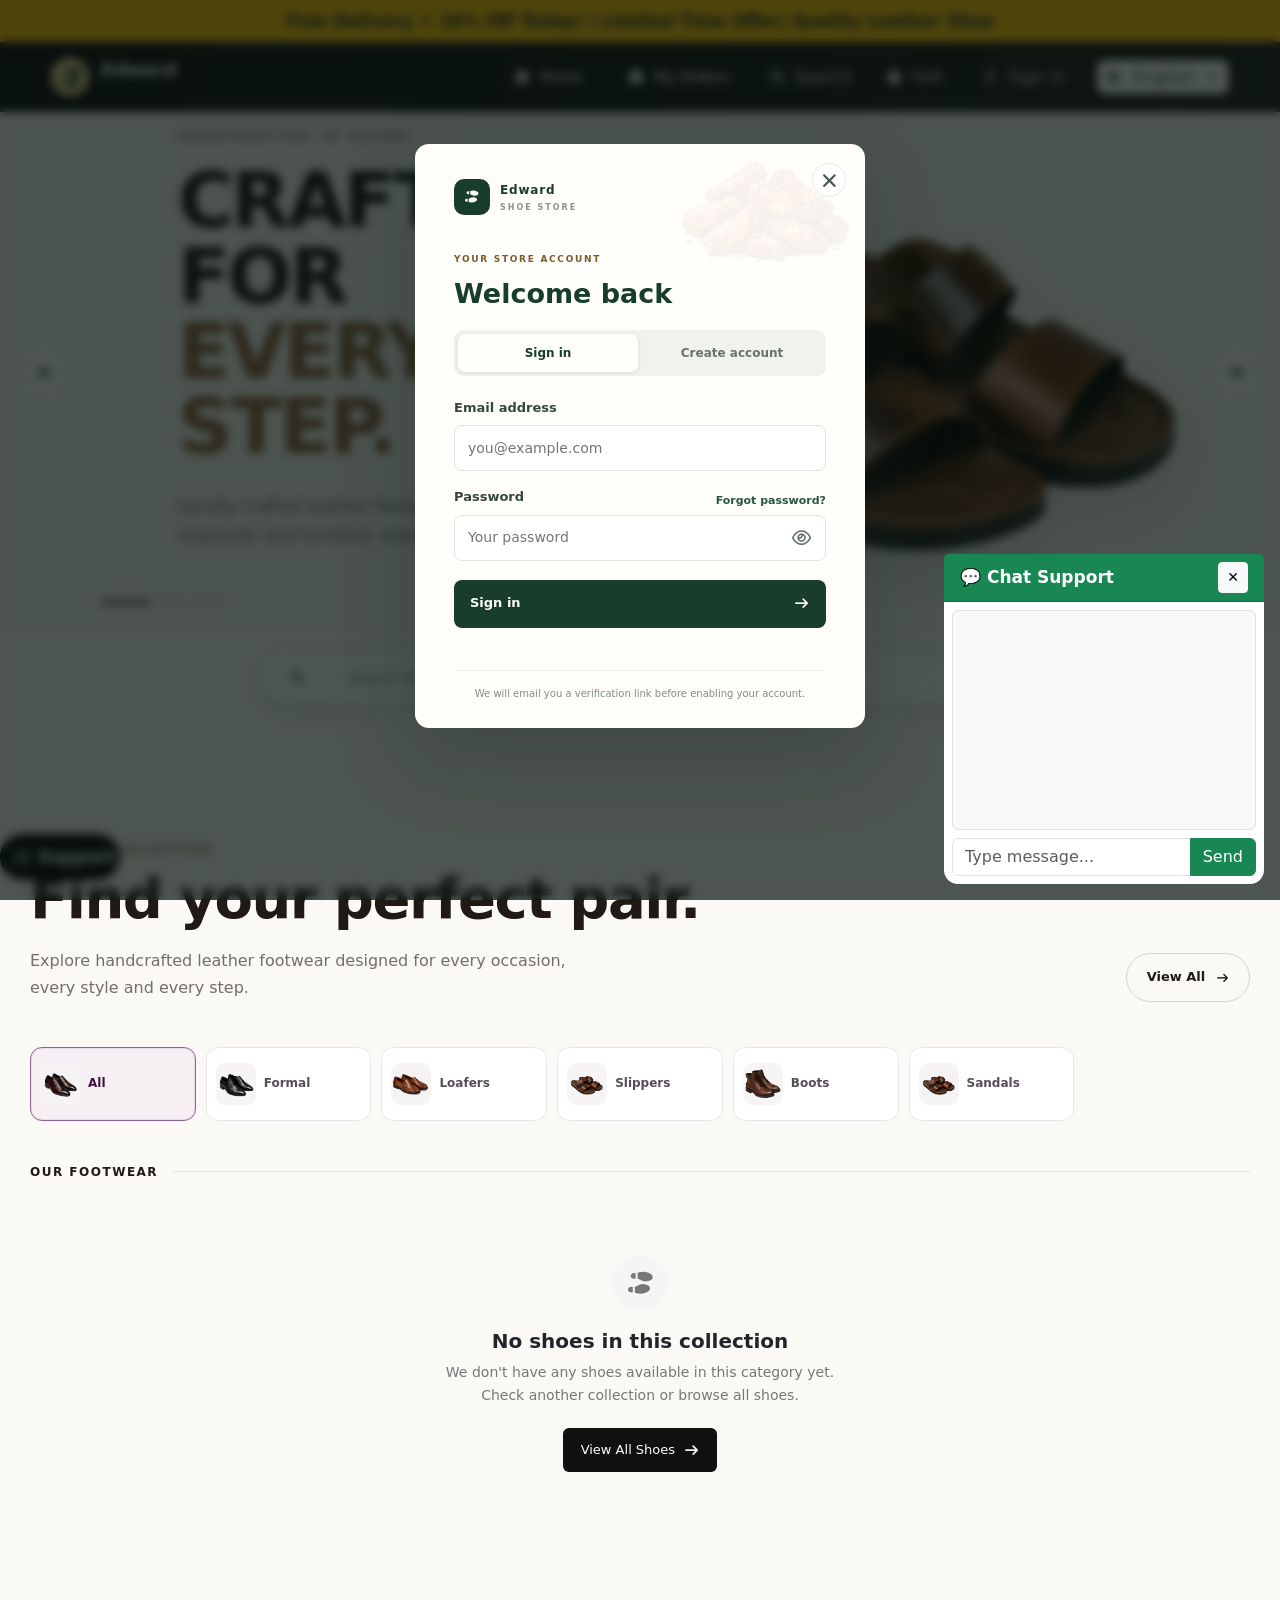
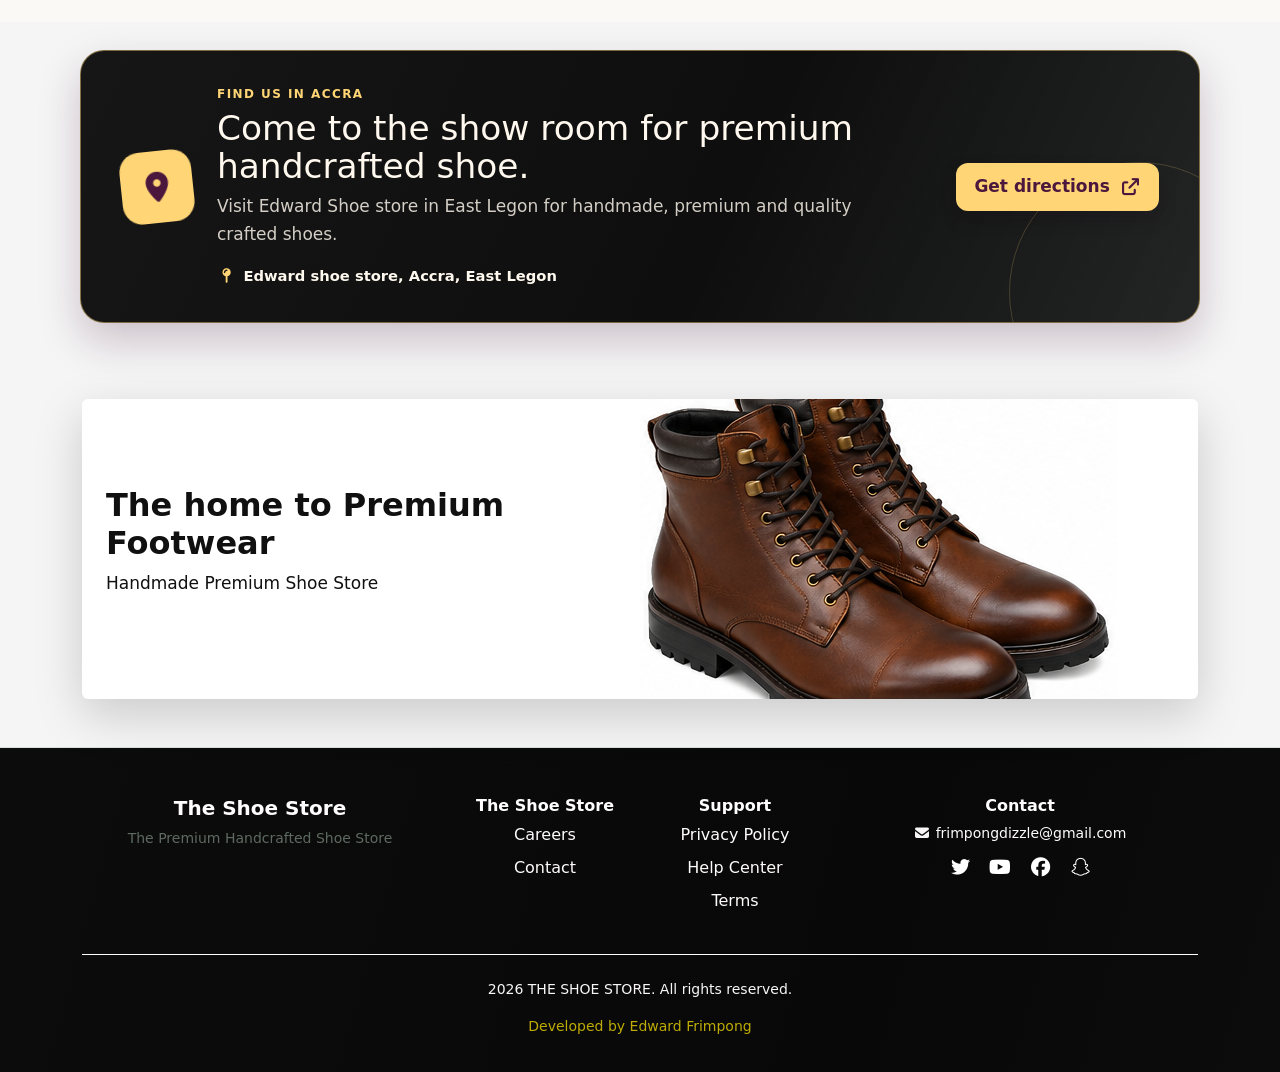
<file: index.html>
<!DOCTYPE html>
<html lang="en">
<head>
  <meta charset="UTF-8">
  <meta name="viewport" content="width=device-width, initial-scale=1.0">
  <title>The Shoe Store</title>

  <!-- Bootstrap CSS -->
 <!--add cdn for icons later-->
 <link rel="stylesheet" href="./Assests/fontawesome/css/all.min.css">
  <link rel="stylesheet" href="./Assests/css/bootstrap.min.css">
  <link rel="stylesheet" href="./css/style-cleaned.css">
 </head>

<body>
  <!--update add loading page after entering the data to wait for another data using await function in execution of ta-->

<!-- Loading page for the first page before the ui opens-->

<!-- Top loader (for modal opening) -->
<div id="loader" class="loader-overlay" style="background-color: rgba(15, 15, 15, 0.034);">
  <div class="loader-content text-center">
    <img src="./images/shoes.png" alt="Loading..." class="loader-logo mb-3">
    <div class="spinner-border text-success" style="width: 3rem; height: 3rem;color: rgb(108, 10, 138);" role="status">
      <span class="visually-hidden"></span>
    </div>
    <p class="mt-3 text-muted" style="color: rgb(241, 236, 246);"><strong>Edward shoe store</strong><br>
      We making with care...
    </p>

  </div>
</div>

<!-- Modal loader (for content loading) -->
<!-- Modal loader with dot counting -->
<div id="modalLoader" class="modal-loader" style="background-color: rgba(10, 10, 10, 0.199);">
  <div class="dot-loader">
    Eddy shoe store is loading...<br>
    Please Wait 
    <span>.</span><span>.</span><span>.</span>
  </div>
</div> 




<!-- Banner to show promo or new products listed-->
<div class=" bg-warning text-dark text-center py-2" id="head-banner">
  <strong>Free Delivery + 10% Off Today! | Limited Time Offer| Quality Leather Shoe</strong>
</div>

<!-- Navbar  section with off canvas side-->
 <nav class="navbar navbar-dark shadow-sm" id="nav-style" aria-label="Main navigation">
    <a href="#shoeHero" class="navbar-brand fw-bold text-light">
        <span class="navbar-brand-mark"><i class="fa-solid fa-shoe-prints" aria-hidden="true"></i></span>
        <span class="navbar-brand-copy">Edward <small>SHOE STORE</small></span>
    </a>
    <ul class="navbar-nav flex-row d-none d-lg-flex" id="navul">
        <li class="nav-item"><a class="nav-link" href="#shoeHero"><i class="fa-solid fa-house" aria-hidden="true"></i><span>Home</span></a></li>
        <li class="nav-item"><a class="nav-link orders-nav-link" href="./orders.html"><i class="fa-solid fa-box" aria-hidden="true"></i><span>My Orders</span><span class="orders-nav-count" data-orders-count hidden>0</span></a></li>
        <li class="nav-item"><button class="nav-link nav-search-link" type="button" data-bs-toggle="modal" data-bs-target="#searchModal"><i class="fa-solid fa-magnifying-glass" aria-hidden="true"></i><span>Search</span></button></li>
        <li class="nav-item" id="cartIcon"><a class="nav-link nav-cart-link" href="#"><i class="fa-solid fa-bag-shopping" aria-hidden="true"></i><span>Cart</span></a></li>
        <li class="nav-item"><button class="nav-link nav-account-link" type="button" data-bs-toggle="modal" data-bs-target="#userModal"><i class="fa-regular fa-user" aria-hidden="true"></i><span>Sign in</span></button></li>
  </ul>
 </nav>

<!-- Greeting section
<div class="container">
  <div class="chat-bubble" id="greeting">
    <p><strong>Hi, Guest!</strong><br>AKWAABA/OBAAKE to Helemays foods</p>
  </div>
</div>-->


<!-- Header Carousel
<div class="container my-5" id="cauroselContainer">
  <div id="heroCarousel" class="carousel slide rounded shadow-lg " data-bs-ride="carousel" data-bs-interval="6000" style="overflow:hidden;box-shadow: color(rgb(118, 7, 170)); background: rgb(255, 255, 255);">
    <div class="carousel-inner">

      <div class="carousel-item active">
        <div class="d-flex align-items-center" style="height: 300px;background: white;">
          
          <div class="w-50 p-4" style="background-color: #f6f4f7de; color:rgb(30, 7, 58); border-radius: 10px 0 0 10px;">
            <h2 class="fw-bold">Welcome to the Home of best Dinning in the city </h2>
            <p style="background-color: white;">Discover comfort with the best culinary.</p>
          </div>
     
          
          <div class="w-50">
            <img src="./images/food1.png" class="img-fluid rounded-end" alt="Hero Image 1">
          </div>
        </div>
      </div>
      

      <div class="carousel-item">
        <div class="d-flex align-items-center" style="height: 300px;">
          <div class="w-50 p-4">
            <h2 class="fw-bold" style="color:rgb(59, 2, 98)">The Best Culinary Service in the city</h2>
            <p style="color:rgb(46, 3, 77)">We serve the best </p>
          </div>
          <div class="w-50">
            <img src="./images/food2.png" class="img-fluid rounded" alt="Hero Image 2">
          </div>
        </div>
      </div>

    </div>
  </div>
</div>
-->

<section class="shoe-hero" id="shoeHero">

    <div class="shoe-hero-track">

        <!-- SLIDE 1 -->
        <div class="shoe-hero-slide active">

            <div class="shoe-hero-content">

                <p class="hero-eyebrow">
                    HANDCRAFTED IN GHANA
                </p>

                <h1>
                    Crafted for
                    <span>every step.</span>
                </h1>

                <p class="hero-description">
                    Locally crafted leather footwear made with quality,
                    character and timeless style.
                </p>

                

            </div>

            <div class="shoe-hero-image">

                <img
                    src="./images/sandals2.png"
                    alt="Handcrafted leather sandals"
                >

            </div>

        </div>


        <!-- SLIDE 2 -->
        <div class="shoe-hero-slide">

            <div class="shoe-hero-content">

                <p class="hero-eyebrow">
                    TIMELESS LEATHER
                </p>

                <h1>
                    Style that
                    <span>speaks.</span>
                </h1>

                <p class="hero-description">
                    Premium leather loafers designed to bring
                    effortless elegance to every occasion.
                </p>

                

            </div>

            <div class="shoe-hero-image">

                <img
                    src="./images/loaffers.png"
                    alt="Premium leather loafers"
                >

            </div>

        </div>


        <!-- SLIDE 3 -->
        <div class="shoe-hero-slide">

            <div class="shoe-hero-content">

                <p class="hero-eyebrow">
                    BUILT WITH CHARACTER
                </p>

                <h1>
                    Walk with
                    <span>confidence.</span>
                </h1>

                <p class="hero-description">
                    Carefully crafted footwear combining traditional
                    craftsmanship with modern style.
                </p>

                

            </div>

            <div class="shoe-hero-image">

                <img
                    src="./images/boots-removebg-preview.png"
                    alt="Premium leather shoes"
                >

            </div>

        </div>

    </div>


    <!-- ARROWS -->

    <button
        type="button"
        class="shoe-hero-arrow shoe-hero-prev"
        aria-label="Previous slide"
    >
        <i class="fa-solid fa-arrow-left"></i>
    </button>


    <button
        type="button"
        class="shoe-hero-arrow shoe-hero-next"
        aria-label="Next slide"
    >
        <i class="fa-solid fa-arrow-right"></i>
    </button>


    <!-- INDICATORS -->

    <div class="shoe-hero-indicators">

        <button
            type="button"
            class="shoe-hero-dot active"
            data-slide="0"
            aria-label="Slide 1"
        ></button>

        <button
            type="button"
            class="shoe-hero-dot"
            data-slide="1"
            aria-label="Slide 2"
        ></button>

        <button
            type="button"
            class="shoe-hero-dot"
            data-slide="2"
            aria-label="Slide 3"
        ></button>

    </div>

</section>


<section class="shoe-search-section">

    <div class="shoe-search-wrapper">

        <div class="shoe-search-bar">

            <i class="fa-solid fa-magnifying-glass shoe-search-icon"></i>

            <input
                type="text"
                id="searchInput"
                class="shoe-search-input"
                placeholder="Search shoes, loafers, sandals..."
                autocomplete="off"
            >

            <button
                type="button"
                class="shoe-search-clear"
                id="searchClear"
                aria-label="Clear search"
            >
                <i class="fa-solid fa-xmark"></i>
            </button>

        </div>

        <div class="shoe-search-dropdown" id="searchDropdown">

            <div class="search-dropdown-section">
                <span class="search-dropdown-title">
                    Popular searches
                </span>

                <div class="search-suggestions">
                    <button type="button">Sneakers</button>
                    <button type="button">Loafers</button>
                    <button type="button">Sandals</button>
                    <button type="button">Boots</button>
                </div>
            </div>

            <div
                class="search-results-preview"
                id="searchFoodRow"
            ></div>

        </div>

    </div>

</section>

<!--<section class="shoe-categories-section">

    <div class="shoe-categories-inner">

        <div class="categories-heading">
            <h2>Shop by category</h2>
        </div>

        <div class="shoe-categories">

            <button
                class="shoe-category active"
                data-category="All"
                type="button"
            >
                <span class="category-icon" aria-hidden="true">
                    <img src="./images/shoes.png" alt="" loading="lazy">
                </span>

                <span class="category-name">
                    All
                </span>
            </button>

            <button
                class="shoe-category"
                data-category="Formal"
                type="button"
            >
                <span class="category-icon" aria-hidden="true">
                    <img src="./images/ChatGPT_Image_Sep_8__2026__10_43_58_PM-removebg-preview.png" alt="" loading="lazy">
                </span>

                <span class="category-name">
                    Formal
                </span>
            </button>

            <button
                class="shoe-category"
                data-category="Loafers"
                type="button"
            >
                <span class="category-icon" aria-hidden="true">
                    <img src="./images/loaffers.png" alt="" loading="lazy">
                </span>

                <span class="category-name">
                    Loafers
                </span>
            </button>

            <button
                class="shoe-category"
                data-category="Casual"
                type="button"
            >
                <span class="category-icon" aria-hidden="true">
                    <img src="./images/sandals2.png" alt="" loading="lazy">
                </span>

                <span class="category-name">
                    Casual
                </span>
            </button>

            <button
                class="shoe-category"
                data-category="Boots"
                type="button"
            >
                <span class="category-icon" aria-hidden="true">
                    <img src="./images/boots-removebg-preview.png" alt="" loading="lazy">
                </span>

                <span class="category-name">
                    Boots
                </span>
            </button>

            <button
                class="shoe-category"
                data-category="Sandals"
                type="button"
            >
                <span class="category-icon" aria-hidden="true">
                    <img src="./images/sandals.png" alt="" loading="lazy">
                </span>

                <span class="category-name">
                    Sandals
                </span>
            </button>

        </div>

    </div>

</section>-->


<section class="featured-shoes">

    <div class="featured-header">
        <div>
            <span class="featured-label">OUR COLLECTION</span>
            <h2>Featured Shoes</h2>
            <p>Discover our most loved handcrafted styles.</p>
        </div>

        <div class="featured-controls">
            <button class="featured-prev" aria-label="Previous">
                <i class="fa-solid fa-arrow-left"></i>
            </button>

            <button class="featured-next" aria-label="Next">
                <i class="fa-solid fa-arrow-right"></i>
            </button>
        </div>
    </div>


    <div class="featured-wrapper">

        <div class="featured-track" id="featuredTrack">

            <!-- Shoe 1 -->
            <div class="featured-item">

                <div class="featured-image">
                    <span class="featured-badge">FEATURED</span>

                    <button class="featured-wishlist">
                        <i class="fa-regular fa-heart"></i>
                    </button>

                    <img
                        src="./images/featured.jpg"
                        alt="Classic Leather Derby"
                    >
                </div>

                <div class="featured-info">
                    <span>FORMAL</span>

                    <h3>Classic Leather Derby</h3>

                    <div class="featured-bottom">
                        <strong>GH₵450</strong>

                        <button 
    class="featured-view"
    data-product-id="shoe002"
    type="button"
>
    View Product
    <i class="fa-solid fa-arrow-right"></i>
</button>
                    </div>
                </div>

            </div>


            <!-- Shoe 2 -->
            <div class="featured-item">

                <div class="featured-image">

                    <button class="featured-wishlist">
                        <i class="fa-regular fa-heart"></i>
                    </button>

                    <img
                        src="./images/loaffers.png"
                        alt="Premium Leather Loafer"
                    >
                </div>

                <div class="featured-info">
                    <span>LOAFERS</span>

                    <h3>Premium Leather Loafer</h3>

                    <div class="featured-bottom">
                        <strong>GH₵380</strong>

                        <button class="featured-view" data-product-id="shoe003" type="button">
                            View Product
                            <i class="fa-solid fa-arrow-right"></i>
                        </button>
                    </div>
                </div>

            </div>


            <!-- Shoe 3 -->
            <div class="featured-item">

                <div class="featured-image">
                    <span class="featured-badge">NEW</span>

                    <button class="featured-wishlist">
                        <i class="fa-regular fa-heart"></i>
                    </button>

                    <img
                        src="./images/shoes.png"
                        alt="Leather Monk Strap"
                    >
                </div>

                <div class="featured-info">
                    <span>FORMAL</span>

                    <h3>Leather Monk Strap</h3>

                    <div class="featured-bottom">
                        <strong>GH₵490</strong>

                        <button class="featured-view" data-product-id="shoe004" type="button">
                            View Product
                            <i class="fa-solid fa-arrow-right"></i>
                        </button>
                    </div>
                </div>

            </div>


            <!-- Shoe 4 -->
            <div class="featured-item">

                <div class="featured-image">

                    <button class="featured-wishlist">
                        <i class="fa-regular fa-heart"></i>
                    </button>

                    <img
                        src="./images/sandals.png"
                        alt="Handcrafted Leather Sandal"
                    >
                </div>

                <div class="featured-info">
                    <span>SANDALS</span>

                    <h3>Handcrafted Leather Sandal</h3>

                    <div class="featured-bottom">
                        <strong>GH₵250</strong>

                        <button class="featured-view" data-product-id="shoe001" type="button">
                            View Product
                            <i class="fa-solid fa-arrow-right"></i>
                        </button>
                    </div>
                </div>

            </div>


            <!-- Shoe 5 -->
            <div class="featured-item">

                <div class="featured-image">
                    <span class="featured-badge">BEST SELLER</span>

                    <button class="featured-wishlist">
                        <i class="fa-regular fa-heart"></i>
                    </button>

                    <img
                        src="./images/boots.png"
                        alt="Premium Leather Boots"
                    >
                </div>

                <div class="featured-info">
                    <span>BOOTS</span>

                    <h3>Premium Leather Boots</h3>

                    <div class="featured-bottom">
                        <strong>GH₵520</strong>

                        <button class="featured-view" data-product-id="shoe005" type="button">
                            View Product
                            <i class="fa-solid fa-arrow-right"></i>
                        </button>
                    </div>
                </div>

            </div>

        </div>

    </div>

</section>

<!-- container to display item cards-->

  <!--my section-->
<!-- ================= SHOP COLLECTION ================= -->

<!-- =========================
     SHOP COLLECTION
========================= -->
<section class="shoe-collection" id="MainDisheContainer">

    <div class="shoe-collection-inner">

        <!-- Collection Header -->
        <div class="collection-header">

            <div class="collection-heading">

                <span class="collection-eyebrow">
                    SHOP THE COLLECTION
                </span>

                <h2>
                    Find your perfect pair.
                </h2>

                <p>
                    Explore handcrafted leather footwear designed
                    for every occasion, every style and every step.
                </p>

            </div>

            <button
                class="collection-view-all"
                type="button"
            >
                View All
                <i class="fa-solid fa-arrow-right"></i>
            </button>

        </div>


        <!-- Category Navigation -->
        <div class="collection-toolbar">

            <div class="collection-filters">

                <button
                    class="collection-filter active"
                    data-category="All"
                    aria-pressed="true"
                    type="button"
                >
                    <span class="collection-filter-image" aria-hidden="true">
                        <img src="./images/shoes.png" alt="" loading="lazy">
                    </span>
                    <span>All</span>
                </button>

                <button
                    class="collection-filter"
                    data-category="Formal"
                    aria-pressed="false"
                    type="button"
                >
                    <span class="collection-filter-image" aria-hidden="true">
                        <img src="./images/ChatGPT_Image_Sep_8__2026__10_43_58_PM-removebg-preview.png" alt="" loading="lazy">
                    </span>
                    <span>Formal</span>
                </button>

                <button
                    class="collection-filter"
                    data-category="Loafers"
                    aria-pressed="false"
                    type="button"
                >
                    <span class="collection-filter-image" aria-hidden="true">
                        <img src="./images/loaffers.png" alt="" loading="lazy">
                    </span>
                    <span>Loafers</span>
                </button>

                <button
                    class="collection-filter"
                    data-category="Slippers"
                    aria-pressed="false"
                    type="button"
                >
                    <span class="collection-filter-image" aria-hidden="true">
                        <img src="./images/sandals2.png" alt="" loading="lazy">
                    </span>
                    <span>Slippers</span>
                </button>

                <button
                    class="collection-filter"
                    data-category="Boots"
                    aria-pressed="false"
                    type="button"
                >
                    <span class="collection-filter-image" aria-hidden="true">
                        <img src="./images/boots-removebg-preview.png" alt="" loading="lazy">
                    </span>
                    <span>Boots</span>
                </button>

                <button
                    class="collection-filter"
                    data-category="Sandals"
                    aria-pressed="false"
                    type="button"
                >
                    <span class="collection-filter-image" aria-hidden="true">
                        <img src="./images/sandals.png" alt="" loading="lazy">
                    </span>
                    <span>Sandals</span>
                </button>

            </div>

        </div>


        <!-- Product Information -->
        <div class="collection-products-header">

            <span class="collection-product-count">
                Our footwear
            </span>

            <span class="collection-product-line"></span>

        </div>


        <!-- Product Grid -->
        <div class="shoe-products-grid" id="shoeProductsRow">

            <!-- JavaScript will render shoes here -->

        </div>

    </div>

</section>
  <!--End of food listing cards-->

 
<section class="location" aria-labelledby="locationTitle">
    <div class="location-shell">
        <div class="location-pin" aria-hidden="true">
            <i class="fa-solid fa-location-dot"></i>
        </div>

        <div class="location-copy">
            <span class="location-kicker">Find us in Accra</span>
            <h2 id="locationTitle">Come to the show room for premium handcrafted shoe.</h2>
            <p>Visit Edward Shoe store in East Legon for handmade, premium and quality crafted shoes.</p>
            <div class="location-address">
                <i class="fa-solid fa-map-pin" aria-hidden="true"></i>
                <span>Edward shoe store, Accra, East Legon</span>
            </div>
        </div>

        <button class="location-action" type="button" onclick="openMap()">
            <span>Get directions</span>
            <i class="fa-solid fa-arrow-up-right-from-square" aria-hidden="true"></i>
        </button>
    </div>
</section>

<!--image slides for show room or lobby-->
<div class="container my-5">
  <div id="heroCarousel" class="carousel slide rounded shadow-lg" data-bs-ride="carousel" data-bs-interval="6000" style="overflow:hidden; background: rgb(255, 255, 255);">
    <div class="carousel-inner">

      <div class="carousel-item active">
        <div class="d-flex align-items-center" style="height: 300px;">
          <!-- Header Text Side -->
          <div class="w-50 p-4" style="background-color: #ffffff; color:rgb(17, 16, 16); border-radius: 10px 0 0 10px;">
            <h2 class="fw-bold">The home to Premium Footwear</h2>
            <p>Handmade Premium Shoe Store</p>
          </div>
      <!-- Image Side -->
          <div class="w-50">
            <img src="./images/boots.png" class="img-fluid rounded-end" alt="Hero Image 1">
          </div>
        </div>
      </div>
      <div class="carousel-item">
        <div class="d-flex align-items-center" style="height: 300px;">
          <div class="w-50 p-4">
            <h2 class="fw-bold">Step into Excellence</h2>
            <p>Premium shoes crafted for every occasion.</p>
          </div>
          <div class="w-50">
            <img src="./images/loaffers.png" class="img-fluid rounded" alt="Hero Image 2">
          </div>
        </div>
      </div>

      <div class="carousel-item">
        <div class="d-flex align-items-center" style="height: 300px;">
          <div class="w-50 p-4">
            <h2 class="fw-bold">Step into Excellence</h2>
            <p>Premium shoes crafted for every occasion.</p>
          </div>
          <div class="w-50">
            <img src="./images/shoes.png" class="img-fluid rounded" alt="Hero Image 2">
          </div>
        </div>
      </div>

    </div>
  </div>
</div>


<!-- WhatsApp Sticky Button -->
<a 
  href="https://wa.me/233593189155?text=Hello%20Helemays%2C%20I%20need%20help%20with%20your%20website."
  class="whatsapp-button" 
  target="_blank"
>
  <i class="fa-brands fa-whatsapp"></i> Support
</a>
<!--sticky cart on the screen-->
<div id="cartBadgeContainer" class=" position-fixed bottom-0 end-0 m-3 p-3  d-flex align-items-center d-none " style="cursor:pointer; z-index:9999; ">
  <i class="fas fa-shopping-cart fa-2x me-2"></i>
  <div class="d-flex flex-column" id="stickyCart">
    <span id="cartItemCount" class="fw-bold">0 items</span>
    <span class="cartTotal"  id="stickyCartTotal" class="text-muted">GHS 0</span>
    <span class="cart-add-animation" id="cartAddAnimation" role="status" aria-live="polite">Added!</span>
  </div>
</div>

<!-- Footer -->
<footer class="footer pt-5" style="width: auto;">
  <div class="container" style="width: 100%;">
    <div class="row g-4">
      <div class="col-md-4">
        <h5 class="fw-bold">The Shoe Store</h5>
        <p class=" small text-white">The Premium Handcrafted Shoe Store</p>
      </div>
      <!--link-->
      <div class="col-md-2 col-6">
        <h6 class="fw-semibold">The Shoe Store</h6>
        <ul class="list-unstyled">
          <li><a href="./careers.html" class="footer-link">Careers</a></li>
          <li><a href="./contact.html" class="footer-link">Contact</a></li>
        </ul>
      </div>
      <div class="col-md-2 col-6">
        <h6 class="fw-semibold">Support</h6>
        <ul class="list-unstyled">
          <li><a href="./privacy.html" class="footer-link">Privacy Policy</a></li>
          <li><a href="./help.html" class="footer-link">Help Center</a></li>
          <li><a href="./terms.html" class="footer-link">Terms</a></li>
        </ul>
      </div>
      <!--contact-->
      <div class="col-md-4">
        <h6 class="fw-semibold">Contact</h6>
        <p class="small mb-2"><i class="fa-solid fa-envelope"></i> <a class="footer-link d-inline" href="mailto:frimpongdizzle@gmail.com">frimpongdizzle@gmail.com</a></p>
        <div class="d-flex gap-3" style="justify-content: center;">
          <a href="#" class="social-icon"><i class="fa-brands fa-twitter"></i></a>
          <a href="#" class="social-icon"><i class="fa-brands fa-youtube"></i></a>
          <a href="#" class="social-icon"><i class="fa-brands fa-facebook"></i></a>
          <a href="#" class="social-icon"><i class="fa-brands fa-snapchat"></i></a>

        </div>
      </div>
    </div>
    <hr class="footer-divider my-4">
    <div class="text-center small pb-3">2026 THE SHOE STORE. All rights reserved.</div>
        <div class="text-center small pb-3" style="color: rgb(190, 172, 4);">Developed by Edward Frimpong</div>
    </div>
</footer>

<nav class="mobile-bottom-nav" id="mobileview-sticky" aria-label="Mobile navigation">
    <a class="mobile-nav-item is-active" href="#head-banner" aria-current="page">
        <i class="fa-solid fa-house" aria-hidden="true"></i>
        <span>Home</span>
    </a>
    <button class="mobile-nav-item" type="button" data-bs-toggle="modal" data-bs-target="#searchModal">
        <i class="fa-solid fa-magnifying-glass" aria-hidden="true"></i>
        <span>Search</span>
    </button>
    <a class="mobile-nav-item" href="./orders.html">
        <i class="fa-solid fa-box" aria-hidden="true"></i>
        <span>Orders</span>
        <span class="orders-nav-count mobile-orders-nav-count" data-orders-count hidden>0</span>
    </a>
    <button class="mobile-nav-item mobile-nav-cart" type="button" data-bs-toggle="modal" data-bs-target="#cartModal">
        <span class="mobile-cart-icon" id="mobileCartIcon">
            <i class="fa-solid fa-bag-shopping" aria-hidden="true"></i>
            <span class="mobile-cart-count" id="mobileCartCount" aria-hidden="true" hidden>0</span>
        </span>
        <span>Cart</span>
        <span class="mobile-cart-total" id="mobileCartTotal" hidden>0 items · GH₵ 0.00</span>
    </button>
    <button class="mobile-nav-item" type="button" data-bs-toggle="modal" data-bs-target="#userModal">
        <i class="fa-regular fa-user" aria-hidden="true"></i>
        <span>My Account</span>
    </button>
</nav>

<!-- User account modal -->
<div class="modal fade auth-modal" id="userModal" tabindex="-1" aria-labelledby="userModalLabel" aria-hidden="true">
    <div class="modal-dialog modal-dialog-centered auth-dialog">
        <div class="modal-content auth-content">
            <button type="button" class="auth-close" data-bs-dismiss="modal" aria-label="Close">
                <i class="fa-solid fa-xmark" aria-hidden="true"></i>
            </button>

            <div class="auth-brand">
                <span class="auth-brand-mark"><i class="fa-solid fa-shoe-prints" aria-hidden="true"></i></span>
                <span>Edward <small>SHOE STORE</small></span>
            </div>

            <div class="auth-intro">
                <span class="auth-eyebrow">YOUR STORE ACCOUNT</span>
                <h2 id="userModalLabel">Welcome back</h2>
            </div>

            <div class="auth-tabs" id="authTabs" role="tablist" aria-label="Account options">
                <button type="button" class="active" data-auth-view="login" role="tab" aria-selected="true">Sign in</button>
                <button type="button" data-auth-view="register" role="tab" aria-selected="false">Create account</button>
            </div>

            <form id="loginForm" class="auth-form" data-auth-panel="login">
                <label for="loginEmail">Email address</label>
                <input type="email" id="loginEmail" autocomplete="username" placeholder="you@example.com" required>

                <div class="auth-label-row">
                    <label for="loginPassword">Password</label>
                    <button type="button" class="auth-text-button" id="forgotPasswordButton" data-auth-view="reset">Forgot password?</button>
                </div>
                <div class="auth-password-field">
                    <input type="password" id="loginPassword" autocomplete="current-password" maxlength="72" placeholder="Your password" required>
                    <button class="auth-password-toggle" type="button" data-toggle-password="loginPassword" aria-label="Show password" aria-pressed="false"><i class="fa-regular fa-eye" aria-hidden="true"></i></button>
                </div>

                <button type="submit" class="auth-submit">
                    <span>Sign in</span><i class="fa-solid fa-arrow-right" aria-hidden="true"></i>
                </button>
            </form>

            <form id="registerForm" class="auth-form" data-auth-panel="register" hidden>
                <label for="registerName">Your name</label>
                    <input type="text" id="registerName" autocomplete="name" placeholder="Full name" minlength="2" maxlength="80" required>
                <label for="registerEmail">Email address</label>
                <input type="email" id="registerEmail" autocomplete="email" placeholder="you@example.com" required>
                <label for="registerPassword">Create a password</label>
                    <div class="auth-password-field">
                        <input type="password" id="registerPassword" autocomplete="new-password" minlength="10" maxlength="72" placeholder="10 to 72 characters" required>
                        <button class="auth-password-toggle" type="button" data-toggle-password="registerPassword" aria-label="Show password" aria-pressed="false"><i class="fa-regular fa-eye" aria-hidden="true"></i></button>
                    </div>
                <button type="submit" class="auth-submit">
                    <span>Create account</span><i class="fa-solid fa-arrow-right" aria-hidden="true"></i>
                </button>
            </form>

            <form id="resetForm" class="auth-form" data-auth-panel="reset" hidden>
                <label for="resetEmail">Email address</label>
                <input type="email" id="resetEmail" autocomplete="email" placeholder="you@example.com" required>
                <button type="button" class="auth-secondary-action" id="sendResetCodeButton">Send reset code</button>
                <div id="resetCodeFields" hidden>
                    <label for="resetCode">6-digit email code</label>
                    <input type="text" id="resetCode" inputmode="numeric" autocomplete="one-time-code" pattern="[0-9]{6}" maxlength="6" placeholder="000000">
                    <label for="resetPassword">New password</label>
                    <div class="auth-password-field">
                        <input type="password" id="resetPassword" autocomplete="new-password" minlength="10" maxlength="72" placeholder="10 to 72 characters">
                        <button class="auth-password-toggle" type="button" data-toggle-password="resetPassword" aria-label="Show password" aria-pressed="false"><i class="fa-regular fa-eye" aria-hidden="true"></i></button>
                    </div>
                    <button type="submit" class="auth-submit"><span>Update password</span><i class="fa-solid fa-arrow-right" aria-hidden="true"></i></button>
                </div>
                <button type="button" class="auth-phone-link" data-auth-view="login">Back to sign in</button>
            </form>

            <p id="authFeedback" class="auth-feedback" role="status" aria-live="polite"></p>
            <button type="button" id="resendVerificationButton" class="auth-text-button auth-resend" hidden>Resend verification email</button>
            <p class="auth-legal">We will email you a verification link before enabling your account.</p>
        </div>
    </div>
</div>


<!--search modal // update modal to hold in three cards per line-->
<div class="modal fade" id="searchModal">
  <div class="modal-dialog modal-fullscreen-lg-down"style="background:#ffffff;border-radius:5px;">
    
    


    <div class="modal-content search-modal">
<!-- Sticky header -->
      <div class="modal-header">
        <input type="text" id="searchInput" class="search" placeholder="Craving for....">
        <button class="btn-close ms-2" data-bs-dismiss="modal"></button>
      </div>
<!-- Sticky categories row -->
  
<!-- Sticky categories row -->
<div class="px-3 py-2 category-row">
    <div class="category-scroll">

        <!-- All -->
        <div class="category text-center">
            <button
                class="btn category-btn active"
                data-category="all"
                type="button"
            >
                <i class="fa-solid fa-border-all"></i>
            </button>
            <small>All</small>
        </div>

        <!-- Sneakers -->
        <div class="category text-center">
            <button
                class="btn category-btn"
                data-category="sneakers"
                type="button"
            >
                <i class="fa-solid fa-shoe-prints"></i>
            </button>
            <small>Sneakers</small>
        </div>

        <!-- Loafers -->
        <div class="category text-center">
            <button
                class="btn category-btn"
                data-category="loafers"
                type="button"
            >
                <i class="fa-solid fa-shoe-prints"></i>
            </button>
            <small>Loafers</small>
        </div>

        <!-- Sandals -->
        <div class="category text-center">
            <button
                class="btn category-btn"
                data-category="sandals"
                type="button"
            >
                <i class="fa-solid fa-shoe-prints"></i>
            </button>
            <small>Sandals</small>
        </div>

        <!-- Boots -->
        <div class="category text-center">
            <button
                class="btn category-btn"
                data-category="boots"
                type="button"
            >
                <i class="fa-solid fa-shoe-prints"></i>
            </button>
            <small>Boots</small>
        </div>

        <!-- Slippers -->
        <div class="category text-center">
            <button
                class="btn category-btn"
                data-category="slippers"
                type="button"
            >
                <i class="fa-solid fa-shoe-prints"></i>
            </button>
            <small>Slippers</small>
        </div>

    </div>
</div>


<!-- Scrollable modal body -->
      <div class="modal-body search-modal-body">
        <div class="row" id="searchFoodRow"></div>
      </div>
<!-- Optional sticky footer -->
      <div class="modal-footer sticky-footer">
        <!-- Footer content here -->
      </div>

    </div>
  </div>
</div>
<!-- CHECKOUT PROGRESS -->


<!--checkout modal-->

<!-- =========================================
     PREMIUM CHECKOUT FLOW
     ========================================= -->


<!-- MODERN CHECKOUT MODAL -->
<div class="modal fade" id="checkoutModal" tabindex="-1" aria-hidden="true">

    <div class="modal-dialog checkout-dialog">
        <div class="modal-content checkout-modal">

            <!-- PROGRESS -->
            <div class="checkout-progress" id="checkoutProgress">

                <div class="checkout-step active" id="checkoutStep">
                    <span class="checkout-step-number">01</span>
                    <div>
                        <span class="checkout-step-label">Information</span>
                        <small>Contact details</small>
                    </div>
                </div>

                <div class="checkout-progress-line"></div>

                <div class="checkout-step" id="deliveryStep">
                    <span class="checkout-step-number">02</span>
                    <div>
                        <span class="checkout-step-label">Delivery</span>
                        <small>Address or pickup</small>
                    </div>
                </div>

                <div class="checkout-progress-line"></div>

                <div class="checkout-step" id="confirmationStep">
                    <span class="checkout-step-number">03</span>
                    <div>
                        <span class="checkout-step-label">Payment</span>
                        <small>Final review</small>
                    </div>
                </div>

            </div>

            <!-- CHECKOUT SCREEN -->
            <div id="checkoutScreen" class="checkout-screen">

                <!-- HEADER -->
                <div class="checkout-header">
                    <div>
                        <span class="checkout-eyebrow">SECURE CHECKOUT</span>
                        <h2 class="checkout-title">Complete your order</h2>
                    </div>

                    <button type="button"
                        class="checkout-close"
                        data-bs-dismiss="modal"
                        aria-label="Close">
                        <i class="fa-solid fa-xmark"></i>
                    </button>
                </div>

                <!-- MAIN CHECKOUT LAYOUT -->
                <div class="checkout-body">

                    <!-- LEFT: FORM -->
                    <div class="checkout-form-column">

                        <!-- CUSTOMER DETAILS -->
                        <section class="checkout-section">

                            <div class="checkout-section-header">
                                <div class="checkout-icon">
                                    <i class="fa-regular fa-user"></i>
                                </div>

                                <div>
                                    <h3>Contact details</h3>
                                    <p>Tell us where we can reach you.</p>
                                </div>
                            </div>

                            <div class="checkout-fields">

                                <div class="checkout-field">
                                    <label for="custName">Full name</label>
                                    <div class="checkout-input">
                                        <i class="fa-regular fa-user"></i>
                                        <input type="text" id="custName"
                                            placeholder="Your full name">
                                    </div>
                                </div>

                                <div class="checkout-field">
                                    <label for="custPhone">Phone number</label>
                                    <div class="checkout-input">
                                        <i class="fa-solid fa-phone"></i>
                                        <input type="tel" id="custPhone"
                                            placeholder="024 000 0000">
                                    </div>
                                </div>

                                <div class="checkout-field checkout-field-full">
                                    <label for="custEmail">Email address</label>
                                    <div class="checkout-input">
                                        <i class="fa-regular fa-envelope"></i>
                                        <input type="email" id="custEmail"
                                            placeholder="you@example.com">
                                    </div>
                                </div>

                            </div>
                        </section>

                        <!-- DELIVERY -->
                        <section class="checkout-section">

                            <div class="checkout-section-header">
                                <div class="checkout-icon">
                                    <i class="fa-solid fa-location-dot"></i>
                                </div>

                                <div>
                                    <h3>Delivery preferences</h3>
                                    <p>Choose delivery or pickup.</p>
                                </div>
                            </div>

                            <input type="hidden" id="deliveryType" value="Pickup">

                            <div class="fulfillment-options">

                                <button type="button"
                                    class="fulfillment-option active"
                                    id="pickupBtn" data-value="Pickup">

                                    <div class="fulfillment-option-icon">
                                        <i class="fa-solid fa-store"></i>
                                    </div>

                                    <div class="fulfillment-option-content">
                                        <strong>Pickup</strong>
                                        <span>Collect from our branch</span>
                                    </div>

                                    <i class="fa-solid fa-circle-check fulfillment-check"></i>
                                </button>

                                <button type="button"
                                    class="fulfillment-option"
                                    id="deliveryBtn" data-value="Delivery">

                                    <div class="fulfillment-option-icon">
                                        <i class="fa-solid fa-motorcycle"></i>
                                    </div>

                                    <div class="fulfillment-option-content">
                                        <strong>Delivery</strong>
                                        <span>Delivered to your address</span>
                                    </div>

                                    <i class="fa-regular fa-circle fulfillment-check"></i>
                                </button>

                            </div>

                            <!-- DELIVERY ADDRESS -->
                            <div class="delivery-fields" id="deliveryFields">

                                <button type="button"
                                    class="use-location-btn"
                                    id="useCurrentLocation">

                                    <i class="fa-solid fa-location-crosshairs"></i>
                                    <span>Use my current location</span>
                                    <i class="fa-solid fa-arrow-right"></i>
                                </button>

                                <div class="checkout-field">
                                    <label for="custAddress">Delivery address</label>
                                    <div class="checkout-input checkout-textarea">
                                        <i class="fa-solid fa-house"></i>
                                        <textarea id="custAddress"
                                            placeholder="Enter your delivery address"></textarea>
                                    </div>
                                </div>

                            </div>

                            <!-- PICKUP MESSAGE -->
                            <div class="pickup-message" id="pickupMessage">
                                <div class="pickup-message-icon">
                                    <i class="fa-solid fa-store"></i>
                                </div>

                                <div>
                                    <strong>Pickup selected</strong>
                                    <span>Your pickup branch will be confirmed with your order.</span>
                                </div>
                            </div>

                        </section>

                        <!-- PAYMENT -->
                        <section class="checkout-section">

                            <div class="checkout-section-header">
                                <div class="checkout-icon">
                                    <i class="fa-regular fa-credit-card"></i>
                                </div>

                                <div>
                                    <h3>Payment method</h3>
                                    <p>Select how you'd like to pay.</p>
                                </div>
                            </div>

                            <input type="hidden" id="paymentMethod"
                                value="Pay on delivery">

                            <p class="checkout-manual-note">
                                Your order will be sent to the store.
                                The team will review the payment and update
                                its status manually.
                            </p>

                            <div class="payment-options">

                                <button type="button"
                                    class="payment-option active"
                                    id="codBtn"
                                    data-value="Pay on delivery"
                                    aria-pressed="true">

                                    <div class="payment-icon">
                                        <i class="fa-solid fa-money-bill-wave"></i>
                                    </div>

                                    <div>
                                        <strong>Pay on delivery</strong>
                                        <span>Pay when your order arrives.</span>
                                    </div>

                                    <span class="payment-selection"></span>
                                </button>

                                <button type="button"
                                    class="payment-option"
                                    id="paystackBtn"
                                    data-value="Paystack"
                                    aria-pressed="false">

                                    <div class="payment-icon">
                                        <i class="fa-solid fa-lock"></i>
                                    </div>

                                    <div>
                                        <strong>Pay online with Paystack</strong>
                                        <span>Card, mobile money or bank transfer.</span>
                                    </div>

                                    <span class="payment-selection"></span>
                                </button>

                            </div>

                            <div class="paystack-payment-note"
                                id="paystackPaymentNote" hidden>
                                <span class="paystack-mark">paystack</span>
                                <span>Secure payment. Your order is confirmed after Paystack verifies it.</span>
                            </div>

                        </section>

                        <!-- ORDER NOTE -->
                        <section class="checkout-section">

                            <div class="checkout-section-header">
                                <div class="checkout-icon">
                                    <i class="fa-regular fa-note-sticky"></i>
                                </div>

                                <div>
                                    <h3>Order note</h3>
                                    <p>Anything we should know?</p>
                                </div>
                            </div>

                            <div class="checkout-input checkout-textarea">
                                <i class="fa-regular fa-message"></i>
                                <textarea id="orderNote"
                                    placeholder="Optional note"></textarea>
                            </div>

                        </section>

                    </div>

                    <!-- RIGHT: ORDER SUMMARY -->
                    <aside class="checkout-summary">

                        <div class="checkout-summary-header">
                            <div>
                                <span>YOUR ORDER</span>
                                <h3>Order summary</h3>
                            </div>

                            <i class="fa-solid fa-bag-shopping"></i>
                        </div>

                        <div id="checkoutOrderItems"
                            class="checkout-order-items">
                        </div>

                        <div class="checkout-summary-line">
                            <span>Subtotal</span>
                            <strong id="checkoutSubtotal">GH₵ 0.00</strong>
                        </div>

                        <div class="checkout-summary-line">
                            <span>Delivery</span>
                            <strong id="checkoutDelivery">GH₵ 0.00</strong>
                        </div>

                        <div class="checkout-total">
                            <span>Total</span>
                            <strong id="checkoutTotal">GH₵ 0.00</strong>
                        </div>

                        <div class="checkout-summary-trust">
                            <i class="fa-solid fa-shield-halved"></i>
                            Your order details are protected.
                        </div>

                    </aside>

                </div>

                <!-- FOOTER -->
                <div class="checkout-footer">

                    <div class="checkout-secure">
                        <i class="fa-solid fa-lock"></i>
                        <span>Secure checkout</span>
                    </div>

                    <div class="checkout-footer-actions">

                        <button type="button"
                            class="checkout-back-step"
                            id="checkoutBackStep" hidden>
                            <i class="fa-solid fa-arrow-left"></i>
                            <span>Back</span>
                        </button>

                        <button type="button"
                            class="place-order-btn"
                            id="checkoutWhatsApp">
                            <span>Continue to delivery</span>
                            <i class="fa-solid fa-arrow-right"></i>
                        </button>

                    </div>
                </div>

            </div>

            <!-- CONFIRMATION SCREEN -->
            <div id="confirmationScreen" class="confirmation-screen">

                <div class="confirmation-content">

                    <div class="confirmation-icon">
                        <i class="fa-solid fa-check"></i>
                    </div>

                    <span class="confirmation-eyebrow">REVIEW YOUR ORDER</span>

                    <h2>Almost there</h2>

                    <p class="confirmation-message">
                        Review your order details before sending your order to the store.
                    </p>

                    <div class="confirmation-order">

                        <div class="confirmation-order-header">
                            <div>
                                <span>ORDER NUMBER</span>
                                <strong id="confirmInvoice">#STB-0000</strong>
                            </div>

                            <div class="confirmation-status">
                                <i class="fa-solid fa-shield-halved"></i>
                                Secure
                            </div>
                        </div>

                        <div class="confirmation-info-grid">

                            <div class="confirmation-info">
                                <span>Customer</span>
                                <strong id="confirmName">—</strong>
                            </div>

                            <div class="confirmation-info">
                                <span>Phone</span>
                                <strong id="confirmPhone">—</strong>
                            </div>

                            <div class="confirmation-info">
                                <span>Delivery</span>
                                <strong id="confirmDelivery">—</strong>
                            </div>

                            <div class="confirmation-info">
                                <span>Payment</span>
                                <strong id="confirmPayment">—</strong>
                            </div>

                            <div class="confirmation-info confirmation-info-full">
                                <span>Address</span>
                                <strong id="confirmAddress">—</strong>
                            </div>

                            <div class="confirmation-info confirmation-info-full">
                                <span>Note</span>
                                <strong id="confirmNote">—</strong>
                            </div>

                        </div>

                        <div class="confirmation-items-heading">
                            <span>YOUR ITEMS</span>
                            <i class="fa-solid fa-bag-shopping"></i>
                        </div>

                        <div id="confirmItems" class="confirmation-order-items"></div>

                        <div class="confirmation-total">
                            <span>Total</span>
                            <strong>GH₵ <span id="confirmTotal">0.00</span></strong>
                        </div>

                    </div>

                    <div class="confirmation-actions">

                        <button type="button"
                            class="confirmation-pay-btn"
                            id="buyBtn">
                            <span>Submit order</span>
                            <i class="fa-solid fa-arrow-right"></i>
                        </button>

                        <p class="payment-feedback"
                            id="paymentFeedback"
                            role="status"
                            aria-live="polite" hidden></p>

                        <button type="button"
                            class="confirmation-back-btn"
                            id="backToCheckoutBtn">
                            <i class="fa-solid fa-arrow-left"></i>
                            <span>Back to checkout</span>
                        </button>

                    </div>

                </div>
            </div>

        </div>
    </div>
</div>




<!-- cart modal -->
<!-- =========================================================
     CART MODAL
     NEW PROFESSIONAL STRUCTURE
     ========================================================= -->

<div class="modal fade" id="cartModal" tabindex="-1" aria-hidden="true">

    <div class="modal-dialog modal-dialog-centered">

        <div class="modal-content cart-modal-shell">


            <!-- =========================
                 HEADER
                 ========================= -->

           <div class="cart-header">

    <div class="cart-header-content">

        <span class="cart-header-label">
            YOUR SHOPPING BAG
        </span>

        <div class="cart-header-title-row">
            <h5 class="cart-header-title">
                Your Cart
            </h5>

            <span class="cart-header-count">
                <span id="cartHeaderCount">0</span>
            </span>
        </div>

    </div>

    <button
        type="button"
        class="cart-close"
        data-bs-dismiss="modal"
        aria-label="Close cart"
    >
        <i class="fa-solid fa-xmark cart-closei"></i>
    </button>

</div>


            <!-- =========================
                 BODY
                 ========================= -->

             <div class="cart-body">

                <!-- JS renders products here -->
                <div
                    id="cartItems"
                    class="cart-items">
                </div>


                <!-- =========================
                     EMPTY CART
                     ========================= -->

                  <div id="emptyCartText" class="cart-empty d-none">

    <div class="cart-empty-icon">
        <i class="fa-solid fa-bag-shopping"></i>
    </div>

    <div class="cart-empty-content">
        <span class="cart-empty-label">YOUR SHOPPING BAG</span>

        <h6>Your bag is waiting</h6>

        <p>
            Discover something you’ll love and add it to your collection.
        </p>
    </div>

    <button type="button"
        class="cart-empty-btn"
        data-bs-dismiss="modal">
        <span>Continue Shopping</span>
        <i class="fa-solid fa-arrow-right"></i>
    </button>

</div>

            </div>


            <!-- =========================
                 FOOTER
                 ========================= -->

            <div class="cart-footer">


                <div class="cart-summary">

                    <div class="cart-summary-copy">
                        <span class="cart-summary-label">Order total</span>
                        <span class="cart-summary-items" id="cartSummaryItems">0 items</span>
                    </div>

                    <strong id="modalCartTotal">
                        0
                    </strong>

                </div>

                <p class="cart-summary-note"><i class="fa-solid fa-lock" aria-hidden="true"></i> Delivery options are confirmed at checkout.</p>


                <div class="cart-actions">

                    <button
                        type="button"
                        class="cart-clear"
                        onclick="clearCart()"
                        aria-label="Clear cart">

                        <i class="fas fa-trash-can" style="color: red;"></i>

                    </button>


                    <button
                        type="button"
                        class="cart-checkout"
                        id="checkoutBtn">

                        <span>Checkout</span>

                        <i class="fas fa-arrow-right"></i>

                    </button>

                </div>

            </div>

        </div>

    </div>

</div>





<!-- Contact Modal -->
<div class="modal fade " id="contactModal" tabindex="-1" aria-labelledby="contactModalLabel" aria-hidden="true">
  <div class="modal-dialog">
    <div class="modal-content rounded-4 shadow">
      <div class="modal-header">
        <h5 class="modal-title" id="contactModalLabel">Helemays Customer services</h5>
        <button type="button" class="btn-close" data-bs-dismiss="modal" aria-label="Close"></button>
      </div>
      <div class="modal-body">
        <form id="contactForm">
          <div class="mb-3">
            <label for="contactName" class="form-label">Your Name</label>
            <input type="text" class="form-control" id="contactName" required>
          </div>
          <div class="mb-3">
            <label for="contactEmail" class="form-label">Your Email</label>
            <input type="email" class="form-control" id="contactEmail" required>
          </div>
           <div class="mb-3">
            <label for="contactEmail" class="form-label">Your Contact</label>
            <input type="text" class="form-control" id="contactNumber" required>
          </div>
          <div class="mb-3">
            <label for="contactMessage" class="form-label">Your Message</label>
            <textarea class="form-control" id="contactMessage" rows="4" required></textarea>
          </div>
          // send this button to the backend or take it to whatsapp will be the option 
          <button type="submit" class="btn btn-primary w-100">Talk to helemay</button><!--send details to google sheet for references later -->
        </form>
      </div>
    </div>
  </div>
</div>

<!--product modal-->
<!-- =========================
     PRODUCT DETAILS MODAL
========================= -->
<!-- PRODUCT DETAILS MODAL -->
<div class="product-details-modal" id="productDetailsModal" aria-hidden="true">

    <div class="product-details-overlay" data-close-product-modal></div>

    <div
        class="product-details-dialog"
        role="dialog"
        aria-modal="true"
        aria-labelledby="productDetailsTitle"
    >

        <button
            type="button"
            class="product-details-close"
            id="closeProductDetails"
            aria-label="Close product details"
        >
            <i class="fa-solid fa-xmark"></i>
        </button>

        <div class="product-details-content">

            <!-- PRODUCT GALLERY -->
            <div class="product-gallery">
                <div class="product-main-image">
                    <img  id="productMainImage" src="./images/shoes.png" alt="Product">
                </div>
                <div class="product-thumbnails" id="productThumbnails"></div>
            </div>
            <!-- PRODUCT INFORMATION -->
            <div class="product-details-info">
                <!-- SCROLLABLE CONTENT -->
                <div class="product-details-info-body">

                    <span
                        class="product-details-category"
                        id="productDetailsCategory"
                    >
                        Formal
                    </span>

                    <h2
                        class="product-details-title"
                        id="productDetailsTitle"
                    >
                        Classic Leather Derby
                    </h2>

                    <div
                        class="product-details-price"
                        id="productDetailsPrice"
                    >
                        GH₵ 450
                    </div>

                    <p
                        class="product-details-description"
                        id="productDetailsDescription"
                    >
                        Handcrafted leather footwear made for timeless
                        everyday elegance.
                    </p>

                    <div class="product-details-divider"></div>


                    <!-- COLOR -->
                    <div class="product-option">

                        <div class="product-option-header">
                            <span>Color</span>

                            <strong id="selectedColorText">
                                Select a color
                            </strong>
                        </div>

                        <div
                            class="product-color-options"
                            id="productColorOptions"
                        ></div>

                    </div>


                    <!-- SIZE -->
                    <div class="product-option">

                        <div class="product-option-header">
                            <span>Size</span>

                            <strong id="selectedSizeText">
                                Select a size
                            </strong>
                        </div>

                        <div
                            class="product-size-options"
                            id="productSizeOptions"
                        ></div>

                    </div>


                    <!-- QUANTITY -->
                    <div class="product-option product-quantity-option">

                        <div class="product-option-header">
                            <span>Quantity</span>
                        </div>
 
                        <div class="product-quantity">

                            <button
                                type="button"
                                id="productQtyMinus"
                                aria-label="Decrease quantity"
                            >
                                <i class="fa-solid fa-minus"></i>
                            </button>

                            <span id="productQty">1</span>

                            <button
                                type="button"
                                id="productQtyPlus"
                                aria-label="Increase quantity"
                            >
                                <i class="fa-solid fa-plus"></i>
                            </button>

                        </div>

                    </div>


                    <!-- PRODUCT NOTES -->
                    <div class="product-details-note">

                        <div>
                            <i class="fa-solid fa-shield-halved"></i>
                            <span>Quality handcrafted footwear</span>
                        </div>

                        <div>
                            <i class="fa-solid fa-truck"></i>
                            <span>Delivery available</span>
                        </div>

                    </div>

                </div>


                <!-- STICKY CART FOOTER -->
                <div class="product-details-footer">

                    <p class="product-selection-alert" id="productColorAlert" role="alert" hidden>
                        Please select a color.
                    </p>
                    <p class="product-selection-alert" id="productSizeAlert" role="alert" hidden>
                        Please select a shoe size.
                    </p>

                    <button
                        type="button"
                        class="product-add-to-cart"
                        id="productAddToCart"
                    >
                        <span>Add to Cart</span>
                        <i class="fa-solid fa-bag-shopping"></i>
                    </button>

                </div>

            </div>

        </div>

    </div>

</div>


<!-- Bootstrap JS and Dependencies -->



<!-- CHAT UI (BOOTSTRAP VERSION) -->
<div id="chatWidget"
     class="card shadow-lg border-0 position-fixed bottom-0 end-0 m-3"
     style="width: 320px; z-index: 9999;">

  <!-- HEADER -->
  <div class="card-header bg-success text-white d-flex justify-content-between align-items-center py-2">
    <strong>💬 Chat Support</strong>
    <button class="btn btn-sm btn-light" onclick="document.getElementById('chatWidget').classList.toggle('d-none')">
      ✕
    </button>
  </div>

  <!-- CHAT BODY -->
  <div class="card-body p-2 d-flex flex-column gap-2">

    <div id="userChatBox"
         class="border rounded p-2 bg-light"
         style="height: 220px; overflow-y: auto;">
    </div>
    <!-- INPUT AREA -->
    <div class="input-group">
      <input id="userChatInput"
             type="text"
             class="form-control"
             placeholder="Type message..." />

      <button id="userSendBtn"
              class="btn btn-success">
        Send
      </button>
    </div>

  </div>
</div>
<!--<script>
    (function () {
        function showError(message, source, line, column) {
            var panel = document.getElementById("mobileErrorPanel");

            if (!panel) {
                panel = document.createElement("pre");
                panel.id = "mobileErrorPanel";
                panel.style.cssText =
                    "position:fixed;top:0;left:0;right:0;z-index:99999;" +
                    "margin:0;padding:14px;background:#300;color:#fff;" +
                    "font:13px monospace;white-space:pre-wrap;overflow:auto;" +
                    "max-height:50vh;";
                document.body.appendChild(panel);
            }   

            panel.textContent +=
                (panel.textContent ? "\n\n" : "") +
                String(message) +
                (source ? "\nSource: " + source : "") +
                (line ? "\nLine: " + line + ", Column: " + column : "");
        }

        window.onerror = function (message, source, line, column) {
            showError(message, source, line, column);
        };

        window.onunhandledrejection = function (event) {
            showError("Unhandled promise: " + event.reason);
        };
    }());
</script>-->
<script src="https://cdn.socket.io/4.7.5/socket.io.min.js"></script>
<script src="./Assests/js/bootstrap.bundle.min.js"></script>
<script src="./js/language.js"></script>
<script type="module" src="./js/auth.js"></script>
<script src="https://js.paystack.co/v2/inline.js"></script>
<script src="./js/js1.js"></script>
</body>
</html>
</file>
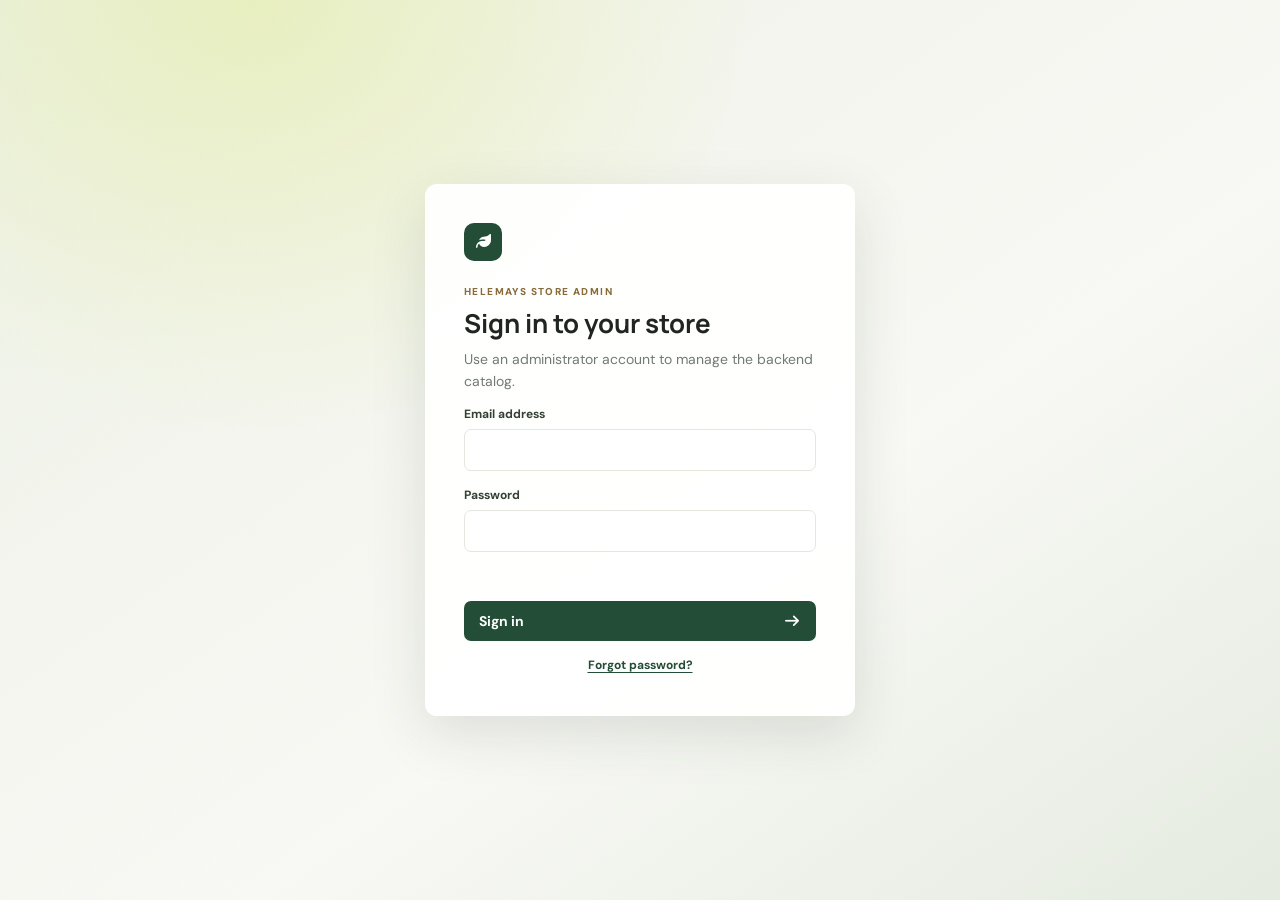
<file: admin.html>
<!DOCTYPE html>
<html lang="en">
<head>
    <meta charset="UTF-8">
    <meta name="viewport" content="width=device-width, initial-scale=1.0">
    <meta name="theme-color" content="#f3f4ef">
    <title>Helemays | Store Admin</title>
    <link rel="preconnect" href="https://fonts.googleapis.com">
    <link rel="preconnect" href="https://fonts.gstatic.com" crossorigin>
    <link href="https://fonts.googleapis.com/css2?family=DM+Sans:wght@400;500;600;700&family=Manrope:wght@500;600;700;800&display=swap" rel="stylesheet">
    <link rel="stylesheet" href="./Assests/fontawesome/css/all.min.css">
    <link rel="stylesheet" href="./admin.css">
</head>
<body>
    <main class="login-screen" id="adminLogin" hidden>
        <form class="login-panel" id="adminLoginForm">
            <span class="brand-mark"><i class="fa-solid fa-leaf"></i></span>
            <p class="eyebrow">HELEMAYS STORE ADMIN</p>
            <h1>Sign in to your store</h1>
            <p class="muted">Use an administrator account to manage the backend catalog.</p>
            <label for="adminEmail">Email address</label>
            <input id="adminEmail" type="email" autocomplete="username" required>
            <label for="adminPassword">Password</label>
            <input id="adminPassword" type="password" autocomplete="current-password" required>
            <p class="form-message" id="adminLoginMessage" role="status"></p>
            <button class="verification-resend" id="adminResendVerification" type="button" hidden>Resend verification email</button>
            <button class="primary-button wide" type="submit"><span>Sign in</span><i class="fa-solid fa-arrow-right"></i></button>
            <button class="login-text-action" id="adminForgotPassword" type="button">Forgot password?</button>
            <section class="admin-reset" id="adminPasswordReset" aria-label="Reset admin password" hidden>
                <p class="muted">Request a six-digit code at your admin email address.</p>
                <button class="secondary-button wide" id="adminRequestResetCode" type="button"><span>Send reset code</span><i class="fa-solid fa-envelope"></i></button>
                <p class="form-message" id="adminResetMessage" role="status" aria-live="polite"></p>
                <div id="adminResetFields" hidden>
                    <label for="adminResetCode">6-digit email code</label>
                    <input id="adminResetCode" type="text" inputmode="numeric" autocomplete="one-time-code" pattern="[0-9]{6}" maxlength="6">
                    <label for="adminNewPassword">New password</label>
                    <input id="adminNewPassword" type="password" autocomplete="new-password" minlength="10" maxlength="72">
                    <button class="primary-button wide" id="adminSaveNewPassword" type="button"><span>Update password</span><i class="fa-solid fa-arrow-right"></i></button>
                </div>
                <button class="login-text-action" id="adminCancelPasswordReset" type="button">Back to sign in</button>
            </section>
        </form>
    </main>
    <div class="admin-app" id="adminApp" hidden>
        <aside class="sidebar">
            <a class="brand" href="./index.html"><span class="brand-mark"><i class="fa-solid fa-leaf"></i></span><span>HELEMAYS<small>STORE ADMIN</small></span></a>
            <p class="side-caption">WORKSPACE</p>
            <button class="side-link active" type="button" data-view="overview"><i class="fa-solid fa-chart-pie"></i>Overview</button>
            <button class="side-link" type="button" data-view="orders"><i class="fa-solid fa-receipt"></i>Orders<span class="nav-count" id="orderNavCount">0</span></button>
            <button class="side-link" type="button" data-view="inbox"><i class="fa-regular fa-comments"></i>Inbox<span class="nav-count" id="inboxNavCount">0</span></button>
            <button class="side-link" type="button" data-view="products"><i class="fa-solid fa-boxes-stacked"></i>Products</button>
            <button class="side-link" type="button" data-view="campaigns"><i class="fa-regular fa-images"></i>Hero campaigns</button>
            <div class="sidebar-bottom"><span class="status-dot"></span><span>Catalog syncs to backend</span></div>
        </aside>

        <main class="workspace">
            <header class="topbar">
                <div><span class="eyebrow" id="breadcrumb">OPERATIONS</span><h1 id="pageTitle">Overview</h1></div>
                <div class="topbar-actions"><span class="connection-state offline" id="backendState"><i></i><span>BACKEND OFFLINE</span></span><a class="store-link" href="./index.html" target="_blank" rel="noreferrer"><i class="fa-solid fa-arrow-up-right-from-square"></i><span>View store</span></a><button class="store-link" type="button" id="adminLogout" title="Sign out" aria-label="Sign out"><i class="fa-solid fa-arrow-right-from-bracket"></i></button></div>
            </header>

            <section class="view active" id="overviewView">
                <div class="overview-heading"><div><h2>Store pulse</h2><p>Orders, payments, and customer activity saved in this browser.</p></div><button class="secondary-button" type="button" id="refreshDashboard"><i class="fa-solid fa-rotate"></i><span>Refresh</span></button></div>
                <div class="metrics-grid">
                    <article class="metric-card"><span class="metric-label">Orders today</span><div><strong id="ordersTodayMetric">0</strong><span class="metric-icon green"><i class="fa-solid fa-bag-shopping"></i></span></div><small id="ordersTodayNote">No orders recorded today</small></article>
                    <article class="metric-card"><span class="metric-label">Checkout value today</span><div><strong id="salesTodayMetric">GH₵ 0</strong><span class="metric-icon gold"><i class="fa-solid fa-arrow-trend-up"></i></span></div><small>Submitted order value, not payment confirmation</small></article>
                    <article class="metric-card"><span class="metric-label">Awaiting review</span><div><strong id="pendingMetric">0</strong><span class="metric-icon rust"><i class="fa-regular fa-clock"></i></span></div><small>New orders needing attention</small></article>
                    <article class="metric-card"><span class="metric-label">Unread messages</span><div><strong id="unreadMetric">0</strong><span class="metric-icon green"><i class="fa-regular fa-message"></i></span></div><small>Messages received in this browser</small></article>
                </div>
                <div class="dashboard-grid">
                    <section class="dashboard-panel sales-panel"><div class="panel-heading"><div><span class="eyebrow">PAYMENT MIX</span><h2>Order value by method</h2></div><span class="range-label">All local orders</span></div><div class="payment-chart" id="paymentChart"></div><div class="chart-legend" id="paymentLegend"></div></section>
                    <section class="dashboard-panel activity-panel"><div class="panel-heading"><div><span class="eyebrow">LIVE ACTIVITY</span><h2>Store activity</h2></div><span class="live-tag"><i></i> THIS BROWSER</span></div><div class="activity-list" id="activityList"></div></section>
                </div>
                <section class="dashboard-panel recent-orders"><div class="panel-heading"><div><span class="eyebrow">LATEST</span><h2>Recent orders</h2></div><button class="text-action" type="button" data-open-view="orders">All orders <i class="fa-solid fa-arrow-right"></i></button></div><div class="table-wrap compact-table"><table><thead><tr><th>Order</th><th>Customer</th><th>Payment</th><th>Total</th><th>Status</th></tr></thead><tbody id="recentOrderRows"></tbody></table><div class="empty-state" id="recentOrdersEmpty" hidden><i class="fa-solid fa-receipt"></i><strong>No orders yet</strong><span>Storefront checkouts will appear here before WhatsApp opens.</span></div></div></section>
            </section>

            <section class="view" id="ordersView">
                <div class="toolbar"><label class="search-box"><i class="fa-solid fa-magnifying-glass"></i><input id="orderSearch" type="search" placeholder="Search order or customer"></label><div class="toolbar-actions"><select id="orderStatusFilter" aria-label="Filter orders"><option value="all">All statuses</option><option>New</option><option>Confirmed</option><option>Preparing</option><option>Completed</option><option>Cancelled</option></select></div></div>
                <div class="table-wrap"><table><thead><tr><th>Order</th><th>Customer</th><th>Items</th><th>Payment</th><th>Total</th><th>Status</th><th>Placed</th></tr></thead><tbody id="orderRows"></tbody></table><div class="empty-state" id="ordersEmpty" hidden><i class="fa-solid fa-receipt"></i><strong>No matching orders</strong><span>Orders are recorded locally when customers submit checkout.</span></div></div>
            </section>

            <section class="view" id="inboxView">
                <div class="inbox-shell"><aside class="inbox-list"><div class="inbox-list-heading"><div><span class="eyebrow">ORDER SUPPORT</span><h2>Conversations</h2></div><span id="conversationCount" class="count-chip">0</span></div><div id="conversationList"></div><div class="inbox-empty" id="inboxEmpty">Customer messages about their orders will appear here.</div></aside><section class="conversation"><div class="conversation-heading" id="conversationHeading"><span class="conversation-avatar"><i class="fa-regular fa-user"></i></span><div><strong>Select an order</strong><small>Order-linked support messages</small></div></div><div class="message-list" id="adminMessageList"><div class="conversation-placeholder">Choose an order to message its customer.</div></div><form class="reply-form" id="adminReplyForm"><input id="adminReplyInput" type="text" placeholder="Reply about this order..." disabled><button class="primary-button" type="submit" disabled aria-label="Send reply"><i class="fa-solid fa-paper-plane"></i></button></form></section></div>
            </section>

            <section class="view" id="productsView">
                <div class="toolbar">
                    <label class="search-box"><i class="fa-solid fa-magnifying-glass"></i><input id="productSearch" type="search" placeholder="Search products"></label>
                    <div class="toolbar-actions"><select id="productFilter" aria-label="Filter products"><option value="all">All products</option><option value="active">Active</option><option value="inactive">Inactive</option><option value="featured">Featured</option></select><button class="secondary-button" type="button" id="importLocalProducts" hidden><i class="fa-solid fa-file-import"></i><span>Import local catalog</span></button><button class="primary-button" type="button" id="addProductButton"><i class="fa-solid fa-plus"></i><span>Add product</span></button></div>
                </div>
                <div class="table-wrap">
                    <table><thead><tr><th>Product</th><th>Category</th><th>Price</th><th>Inventory</th><th>Visibility</th><th></th></tr></thead><tbody id="productRows"></tbody></table>
                    <div class="empty-state" id="productEmpty" hidden><i class="fa-solid fa-box-open"></i><strong>No products to show</strong><span>Add a product or change your filters.</span></div>
                </div>
            </section>

            <section class="view" id="campaignsView">
                <div class="section-toolbar"><div><h2>Hero campaigns</h2><p>Control the large rotating feature banners on the storefront.</p></div><button class="primary-button" type="button" id="addBannerButton"><i class="fa-solid fa-plus"></i><span>Add campaign</span></button></div>
                <div class="campaign-grid" id="bannerGrid"></div>
                <div class="empty-state" id="bannerEmpty" hidden><i class="fa-regular fa-images"></i><strong>No campaigns yet</strong><span>Create a campaign to replace the sample hero slides.</span></div>
            </section>
        </main>
    </div>

    <dialog class="editor-dialog" id="productDialog">
        <form id="productForm" class="editor-form">
            <div class="dialog-heading"><div><span class="eyebrow">CATALOG</span><h2 id="productDialogTitle">Add product</h2></div><button class="icon-button" type="button" data-close="productDialog" aria-label="Close"><i class="fa-solid fa-xmark"></i></button></div>
            <input type="hidden" id="productId">
            <div class="form-grid">
                <label class="field span-2">Product name<input id="productName" required maxlength="120" placeholder="Handcrafted leather sandals"></label>
                <label class="field">Category<select id="productCategory" required><option value="" disabled selected>Select a category</option><option value="Formal">Formal</option><option value="Loafers">Loafers</option><option value="Slippers">Slippers</option><option value="Boots">Boots</option><option value="Sandals">Sandals</option></select></label>
                <label class="field">Price (GH₵)<input id="productPrice" type="number" required min="0" step="0.01" placeholder="450"></label>
                <label class="field span-2">Primary image path or URL<input id="productImage" type="text" required placeholder="./images/product.jpg or https://..."></label>
                <div class="field span-2 image-gallery-field">
                    <span>Product photos <small>Upload up to 4 photos, then select a thumbnail to choose the main image.</small></span>
                    <label class="image-dropzone" id="productImageDropzone" for="productImageFiles" tabindex="0">
                        <i class="fa-solid fa-cloud-arrow-up" aria-hidden="true"></i>
                        <span><strong>Choose photos</strong> or drag and drop here</span>
                        <small>JPG, PNG, or WebP · optimized automatically</small>
                    </label>
                    <input id="productImageFiles" class="visually-hidden-file" type="file" accept="image/*" multiple>
                    <div class="image-thumbnail-list" id="productImageThumbnails" aria-label="Product image thumbnails"></div>
                    <p class="upload-message" id="productImageMessage" role="status" aria-live="polite"></p>
                </div>
                <label class="field span-2">Description<textarea id="productDescription" rows="3" placeholder="Product details"></textarea></label>
                <label class="field span-2">Colors <small>Separate with commas</small><input id="productColors" placeholder="Black, Brown"></label>
                <label class="field span-2">Sizes and stock <small>One per line: size, stock</small><textarea id="productSizes" rows="3" required placeholder="40, 5&#10;41, 7&#10;42, 4"></textarea></label>
                <label class="check-field"><input id="productActive" type="checkbox" checked><span>Visible in store</span></label>
                <label class="check-field"><input id="productFeatured" type="checkbox"><span>Mark as featured</span></label>
            </div>
            <p class="form-message" id="productMessage" role="status"></p>
            <div class="dialog-actions"><button class="secondary-button" type="button" data-close="productDialog">Cancel</button><button class="primary-button" type="submit"><i class="fa-solid fa-check"></i><span>Save product</span></button></div>
        </form>
    </dialog>

    <dialog class="editor-dialog" id="bannerDialog">
        <form id="bannerForm" class="editor-form">
            <div class="dialog-heading"><div><span class="eyebrow">STOREFRONT</span><h2 id="bannerDialogTitle">Add campaign</h2></div><button class="icon-button" type="button" data-close="bannerDialog" aria-label="Close"><i class="fa-solid fa-xmark"></i></button></div>
            <input type="hidden" id="bannerId">
            <div class="form-grid">
                <label class="field span-2">Image path or URL<input id="bannerImage" type="text" required placeholder="./images/campaign.jpg or https://..."></label>
                <div class="field span-2 image-gallery-field">
                    <span>Campaign photo <small>Choose a local image or drop it here.</small></span>
                    <label class="image-dropzone image-dropzone-compact" id="bannerImageDropzone" for="bannerImageFile" tabindex="0">
                        <i class="fa-solid fa-cloud-arrow-up" aria-hidden="true"></i>
                        <span><strong>Choose photo</strong> or drag and drop here</span>
                        <small>JPG, PNG, or WebP · optimized automatically</small>
                    </label>
                    <input id="bannerImageFile" class="visually-hidden-file" type="file" accept="image/*">
                    <div class="banner-image-preview" id="bannerImagePreview" hidden><img id="bannerImagePreviewImage" alt="Campaign image preview"></div>
                    <p class="upload-message" id="bannerImageMessage" role="status" aria-live="polite"></p>
                </div>
                <label class="field">Eyebrow<input id="bannerEyebrow" maxlength="80" placeholder="HANDCRAFTED IN GHANA"></label>
                <label class="field">Image description<input id="bannerAlt" maxlength="160" placeholder="Leather sandals on display"></label>
                <label class="field span-2">Headline<input id="bannerTitle" required maxlength="100" placeholder="Crafted for"></label>
                <label class="field span-2">Highlighted headline<input id="bannerHighlight" maxlength="80" placeholder="every step."></label>
                <label class="field span-2">Supporting copy<textarea id="bannerDescription" rows="3" maxlength="240" placeholder="A short campaign message"></textarea></label>
                <label class="field">Slide order<input id="bannerOrder" type="number" min="0" step="1" value="0"></label>
                <label class="check-field"><input id="bannerActive" type="checkbox" checked><span>Published on storefront</span></label>
            </div>
            <p class="form-message" id="bannerMessage" role="status"></p>
            <div class="dialog-actions"><button class="secondary-button" type="button" data-close="bannerDialog">Cancel</button><button class="primary-button" type="submit"><i class="fa-solid fa-check"></i><span>Save campaign</span></button></div>
        </form>
    </dialog>

    <div class="toast" id="toast" role="status" aria-live="polite"></div>
    <script src="./js/admin.js"></script>
</body>
</html>
</file>
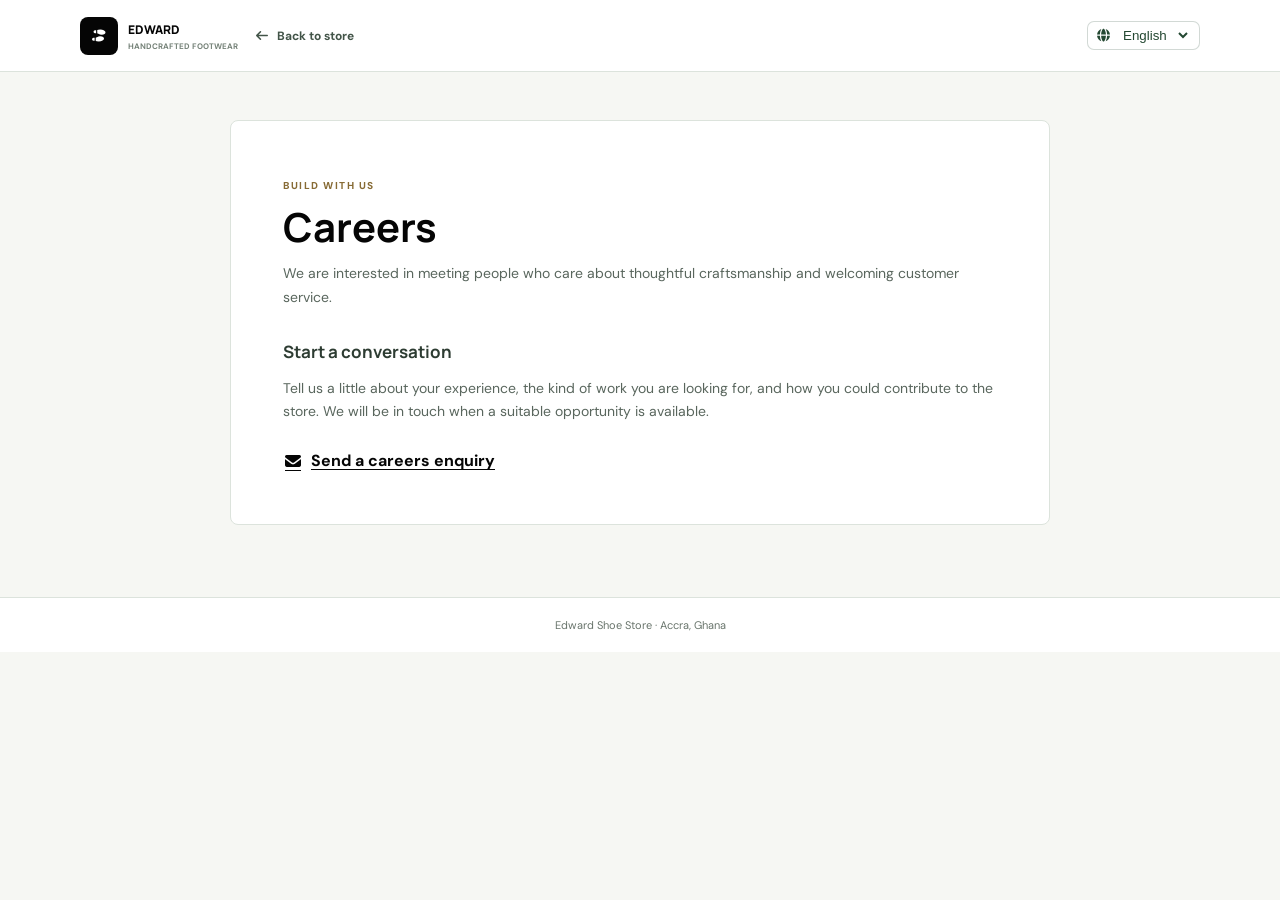
<file: careers.html>
<!doctype html>
<html lang="en">
<head>
    <meta charset="UTF-8">
    <meta name="viewport" content="width=device-width, initial-scale=1.0">
    <meta name="theme-color" content="#f6f7f3">
    <title>Careers | Edward Shoe Store</title>
    <link rel="preconnect" href="https://fonts.googleapis.com">
    <link rel="preconnect" href="https://fonts.gstatic.com" crossorigin>
    <link href="https://fonts.googleapis.com/css2?family=DM+Sans:wght@400;500;600;700&family=Manrope:wght@500;600;700;800&display=swap" rel="stylesheet">
    <link rel="stylesheet" href="./Assests/fontawesome/css/all.min.css">
    <link rel="stylesheet" href="./css/store-info.css">
</head>
<body>
    <header class="info-topbar">
        <a class="info-brand" href="./index.html"><span class="info-brand-mark"><i class="fa-solid fa-shoe-prints" aria-hidden="true"></i></span><span>EDWARD<small>HANDCRAFTED FOOTWEAR</small></span></a>
        <a class="info-back" href="./index.html"><i class="fa-solid fa-arrow-left" aria-hidden="true"></i> Back to store</a>
    </header>
    <main class="info-main">
        <span class="info-eyebrow">BUILD WITH US</span>
        <h1>Careers</h1>
        <p class="info-intro">We are interested in meeting people who care about thoughtful craftsmanship and welcoming customer service.</p>
        <h2>Start a conversation</h2>
        <p>Tell us a little about your experience, the kind of work you are looking for, and how you could contribute to the store. We will be in touch when a suitable opportunity is available.</p>
        <a class="info-contact" href="mailto:frimpongdizzle@gmail.com?subject=Careers%20enquiry"><i class="fa-solid fa-envelope" aria-hidden="true"></i> Send a careers enquiry</a>
    </main>
    <footer class="info-footer">Edward Shoe Store · Accra, Ghana</footer>
    <script src="./js/language.js"></script>
</body>
</html>
</file>
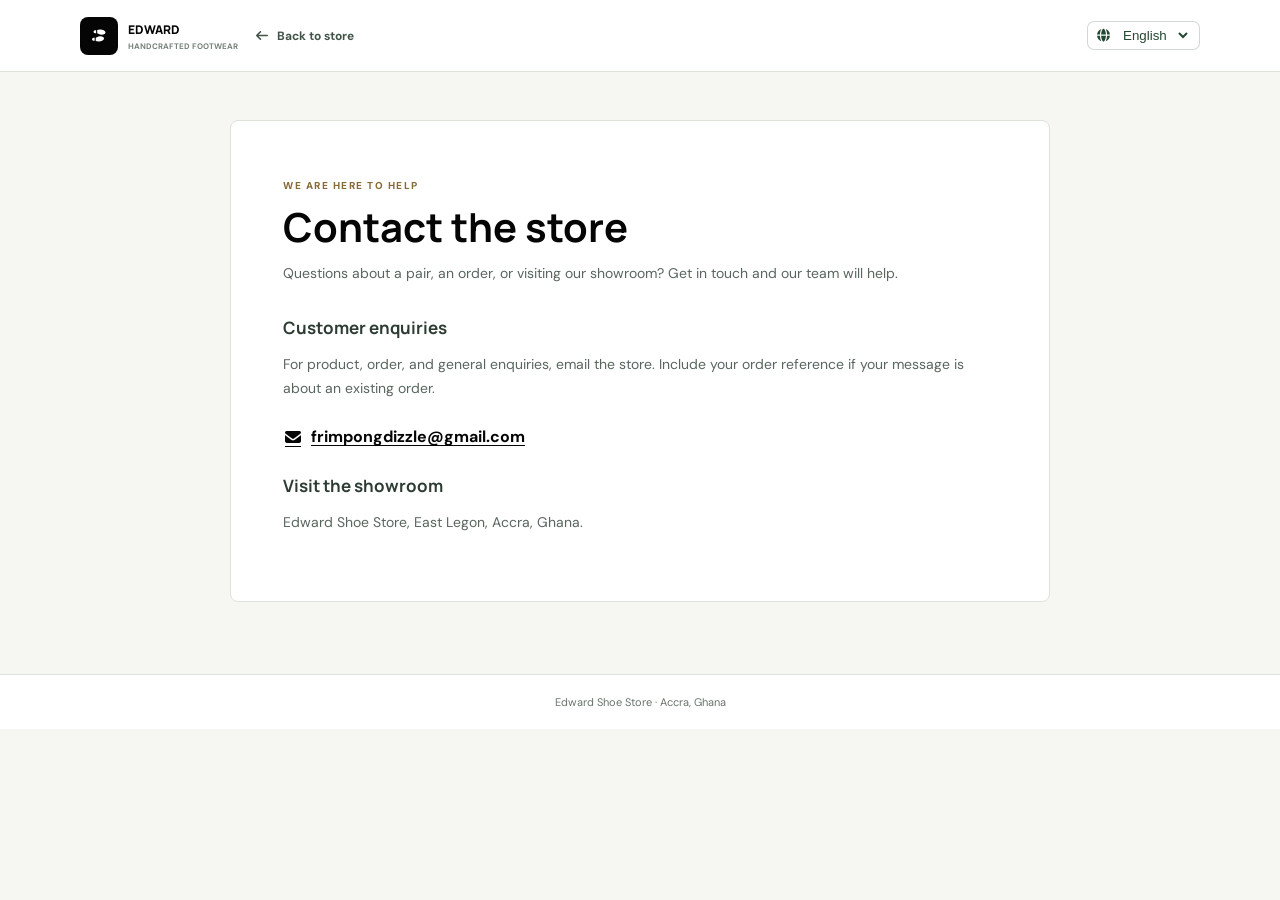
<file: contact.html>
<!doctype html>
<html lang="en">
<head>
    <meta charset="UTF-8">
    <meta name="viewport" content="width=device-width, initial-scale=1.0">
    <meta name="theme-color" content="#f6f7f3">
    <title>Contact | Edward Shoe Store</title>
    <link rel="preconnect" href="https://fonts.googleapis.com">
    <link rel="preconnect" href="https://fonts.gstatic.com" crossorigin>
    <link href="https://fonts.googleapis.com/css2?family=DM+Sans:wght@400;500;600;700&family=Manrope:wght@500;600;700;800&display=swap" rel="stylesheet">
    <link rel="stylesheet" href="./Assests/fontawesome/css/all.min.css">
    <link rel="stylesheet" href="./css/store-info.css">
</head>
<body>
    <header class="info-topbar">
        <a class="info-brand" href="./index.html"><span class="info-brand-mark"><i class="fa-solid fa-shoe-prints" aria-hidden="true"></i></span><span>EDWARD<small>HANDCRAFTED FOOTWEAR</small></span></a>
        <a class="info-back" href="./index.html"><i class="fa-solid fa-arrow-left" aria-hidden="true"></i> Back to store</a>
    </header>
    <main class="info-main">
        <span class="info-eyebrow">WE ARE HERE TO HELP</span>
        <h1>Contact the store</h1>
        <p class="info-intro">Questions about a pair, an order, or visiting our showroom? Get in touch and our team will help.</p>
        <h2>Customer enquiries</h2>
        <p>For product, order, and general enquiries, email the store. Include your order reference if your message is about an existing order.</p>
        <a class="info-contact" href="mailto:frimpongdizzle@gmail.com"><i class="fa-solid fa-envelope" aria-hidden="true"></i> frimpongdizzle@gmail.com</a>
        <h2>Visit the showroom</h2>
        <p>Edward Shoe Store, East Legon, Accra, Ghana.</p>
    </main>
    <footer class="info-footer">Edward Shoe Store · Accra, Ghana</footer>
    <script src="./js/language.js"></script>
</body>
</html>
</file>
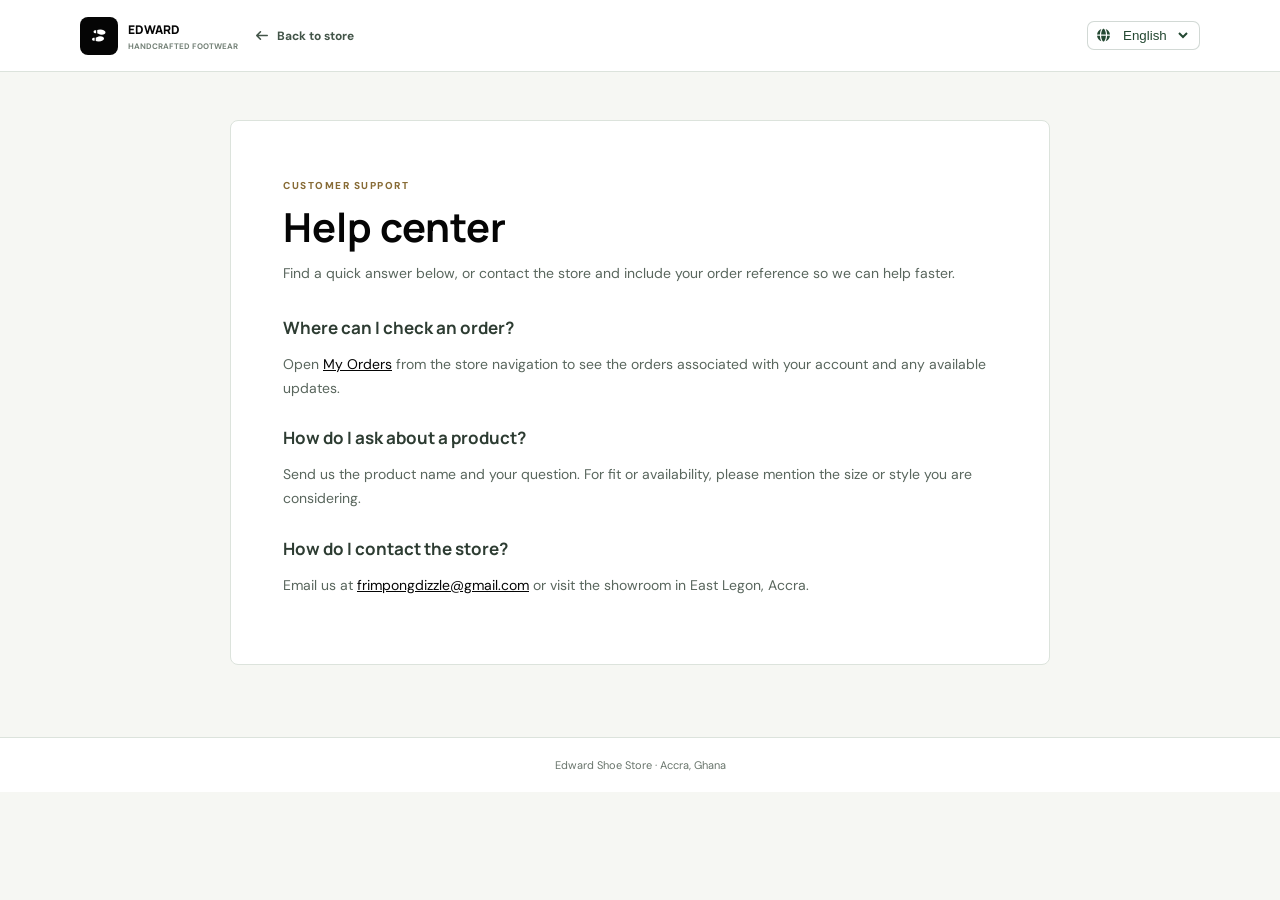
<file: help.html>
<!doctype html>
<html lang="en">
<head>
    <meta charset="UTF-8">
    <meta name="viewport" content="width=device-width, initial-scale=1.0">
    <meta name="theme-color" content="#f6f7f3">
    <title>Help Center | Edward Shoe Store</title>
    <link rel="preconnect" href="https://fonts.googleapis.com">
    <link rel="preconnect" href="https://fonts.gstatic.com" crossorigin>
    <link href="https://fonts.googleapis.com/css2?family=DM+Sans:wght@400;500;600;700&family=Manrope:wght@500;600;700;800&display=swap" rel="stylesheet">
    <link rel="stylesheet" href="./Assests/fontawesome/css/all.min.css">
    <link rel="stylesheet" href="./css/store-info.css">
</head>
<body>
    <header class="info-topbar">
        <a class="info-brand" href="./index.html"><span class="info-brand-mark"><i class="fa-solid fa-shoe-prints" aria-hidden="true"></i></span><span>EDWARD<small>HANDCRAFTED FOOTWEAR</small></span></a>
        <a class="info-back" href="./index.html"><i class="fa-solid fa-arrow-left" aria-hidden="true"></i> Back to store</a>
    </header>
    <main class="info-main">
        <span class="info-eyebrow">CUSTOMER SUPPORT</span>
        <h1>Help center</h1>
        <p class="info-intro">Find a quick answer below, or contact the store and include your order reference so we can help faster.</p>
        <h2>Where can I check an order?</h2>
        <p>Open <a href="./orders.html">My Orders</a> from the store navigation to see the orders associated with your account and any available updates.</p>
        <h2>How do I ask about a product?</h2>
        <p>Send us the product name and your question. For fit or availability, please mention the size or style you are considering.</p>
        <h2>How do I contact the store?</h2>
        <p>Email us at <a href="mailto:frimpongdizzle@gmail.com">frimpongdizzle@gmail.com</a> or visit the showroom in East Legon, Accra.</p>
    </main>
    <footer class="info-footer">Edward Shoe Store · Accra, Ghana</footer>
    <script src="./js/language.js"></script>
</body>
</html>
</file>
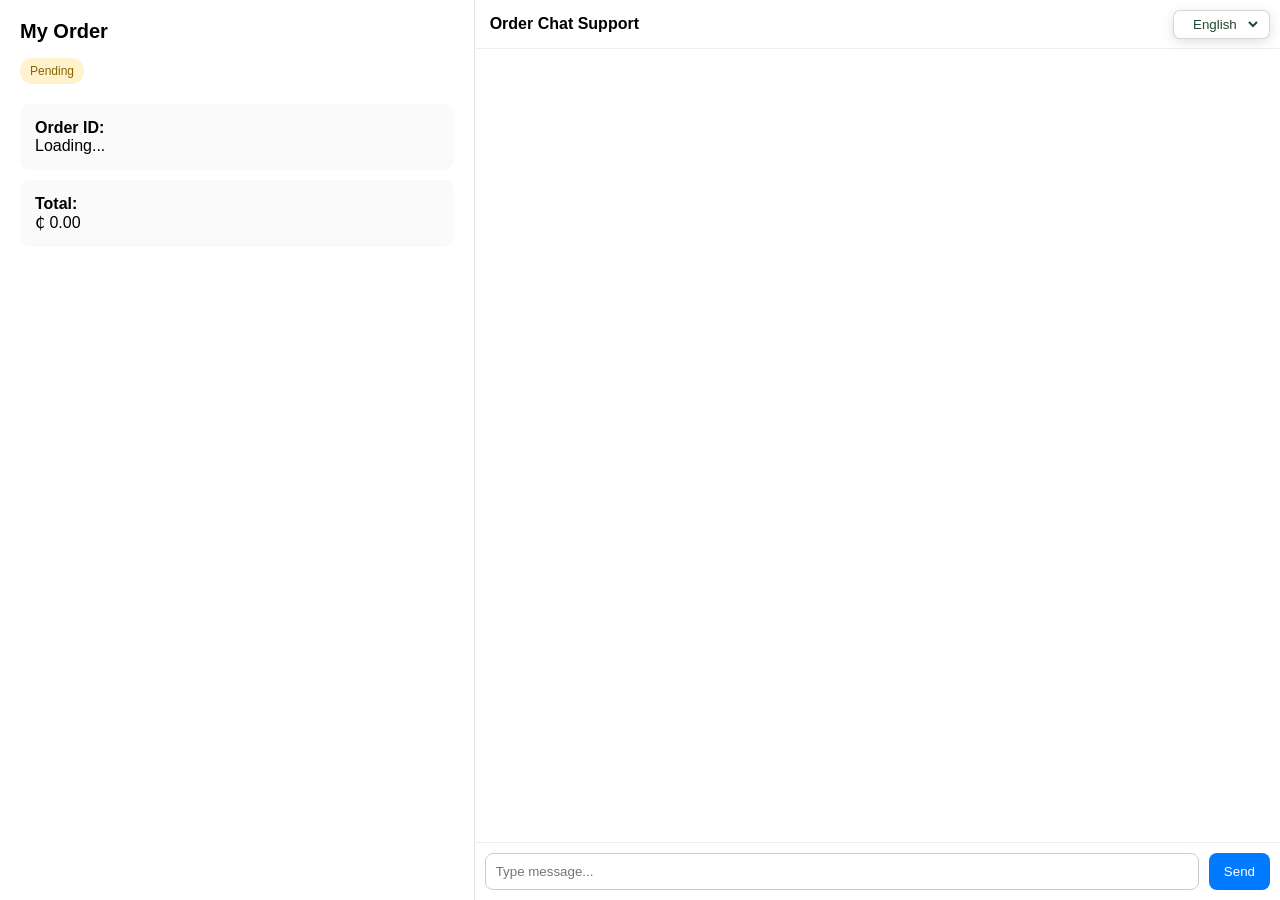
<file: order.html>
<!DOCTYPE html>
<html lang="en">
<head>
  <meta charset="UTF-8" />
  <meta name="viewport" content="width=device-width, initial-scale=1.0"/>
  <title>My Order</title>

  <script src="https://cdn.socket.io/4.7.2/socket.io.min.js"></script>

  <style>
    body {
      margin: 0;
      font-family: Arial, sans-serif;
      background: #f5f7fb;
      display: flex;
      height: 100vh;
    }

    /* LEFT PANEL - ORDER DETAILS */
    .order-panel {
      width: 35%;
      background: white;
      padding: 20px;
      border-right: 1px solid #e6e6e6;
      overflow-y: auto;
    }

    .order-title {
      font-size: 20px;
      font-weight: bold;
      margin-bottom: 15px;
    }

    .status {
      padding: 6px 10px;
      border-radius: 20px;
      display: inline-block;
      font-size: 12px;
      margin-bottom: 20px;
    }

    .status.pending { background: #fff3cd; color: #856404; }
    .status.completed { background: #d4edda; color: #155724; }

    .order-card {
      background: #fafafa;
      padding: 15px;
      border-radius: 10px;
      margin-bottom: 10px;
    }

    /* RIGHT PANEL - CHAT */
    .chat-panel {
      width: 65%;
      display: flex;
      flex-direction: column;
      background: #ffffff;
    }

    .chat-header {
      padding: 15px;
      border-bottom: 1px solid #eee;
      font-weight: bold;
    }

    .messages {
      flex: 1;
      padding: 15px;
      overflow-y: auto;
      display: flex;
      flex-direction: column;
      gap: 10px;
    }

    .msg {
      max-width: 60%;
      padding: 10px;
      border-radius: 10px;
      font-size: 14px;
    }

    .user {
      background: #007bff;
      color: white;
      align-self: flex-end;
    }

    .admin {
      background: #e9ecef;
      align-self: flex-start;
    }

    .chat-input {
      display: flex;
      padding: 10px;
      border-top: 1px solid #eee;
    }

    .chat-input input {
      flex: 1;
      padding: 10px;
      border: 1px solid #ccc;
      border-radius: 8px;
      outline: none;
    }

    .chat-input button {
      margin-left: 10px;
      padding: 10px 15px;
      background: #007bff;
      color: white;
      border: none;
      border-radius: 8px;
      cursor: pointer;
    }

  </style>
</head>

<body>

  <!-- ORDER DETAILS -->
  <div class="order-panel">
    <div class="order-title">My Order</div>

    <div id="orderStatus" class="status pending">Pending</div>

    <div class="order-card">
      <strong>Order ID:</strong>
      <div id="orderId">Loading...</div>
    </div>

    <div class="order-card">
      <strong>Total:</strong>
      <div>₵ 0.00</div>
    </div>
  </div>

  <!-- CHAT PANEL -->
  <div class="chat-panel">

    <div class="chat-header">
      Order Chat Support
    </div>

    <div id="messages" class="messages"></div>

    <div class="chat-input">
      <input id="messageInput" placeholder="Type message..." />
      <button onclick="sendMessage()">Send</button>
    </div>

  </div>

<script src="./js/language.js"></script>
<script>
  const socket = io("http://localhost:5000");
  const params = new URLSearchParams(window.location.search);
  const orderId = params.get("orderId");
  document.getElementById("orderId").innerText = orderId;
  socket.emit("join-order", orderId);

  fetch(`http://localhost:5000/api/messages/${orderId}`)
    .then(res => res.json())
    .then(data => data.forEach(addMessage));

  socket.on("receive-message", msg => addMessage(msg));

  function sendMessage() {
    const input = document.getElementById("messageInput");
    if (!input.value.trim()) return;
    socket.emit("send-message", { orderId, message: input.value, sender: "user" });
    input.value = "";
  }

  function addMessage(msg) {
    const div = document.createElement("div");
    div.classList.add("msg", msg.sender);
    div.innerText = msg.message;
    document.getElementById("messages").appendChild(div);
    document.getElementById("messages").scrollTop = document.getElementById("messages").scrollHeight;
  }
</script>

</body>
</html>
</file>
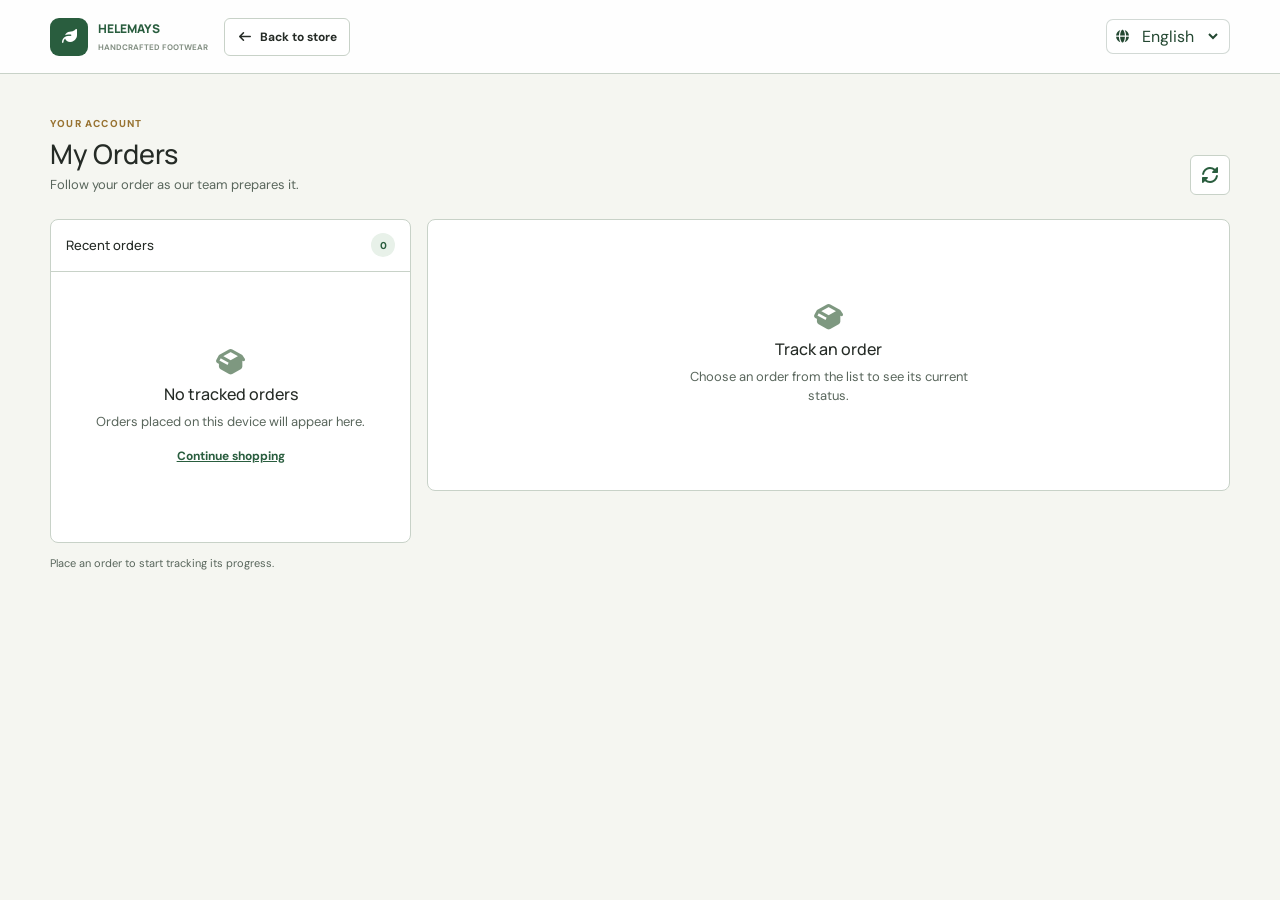
<file: orders.html>
<!DOCTYPE html>
<html lang="en">
<head>
    <meta charset="UTF-8">
    <meta name="viewport" content="width=device-width, initial-scale=1.0">
    <meta name="theme-color" content="#f5f6f1">
    <title>My Orders | Helemays</title>
    <link rel="preconnect" href="https://fonts.googleapis.com">
    <link rel="preconnect" href="https://fonts.gstatic.com" crossorigin>
    <link href="https://fonts.googleapis.com/css2?family=DM+Sans:wght@400;500;600;700&family=Manrope:wght@500;600;700;800&display=swap" rel="stylesheet">
    <link rel="stylesheet" href="./Assests/fontawesome/css/all.min.css">
    <link rel="stylesheet" href="./Assests/css/bootstrap.min.css">
    <link rel="stylesheet" href="./css/orders.css">
</head>
<body>
    <header class="orders-topbar">
        <a class="orders-brand" href="./index.html"><span class="brand-mark"><i class="fa-solid fa-leaf"></i></span><span>HELEMAYS<small>HANDCRAFTED FOOTWEAR</small></span></a>
        <a class="store-link" href="./index.html"><i class="fa-solid fa-arrow-left"></i><span>Back to store</span></a>
    </header>

    <main class="orders-page">
        <div class="orders-heading">
            <div><span class="eyebrow">YOUR ACCOUNT</span><h1>My Orders</h1><p>Follow your order as our team prepares it.</p></div>
            <button class="refresh-button" id="refreshOrders" type="button" aria-label="Refresh order status" title="Refresh order status"><i class="fa-solid fa-rotate"></i></button>
        </div>

        <div class="orders-layout">
            <section class="orders-list-panel" aria-labelledby="ordersListTitle">
                <div class="panel-heading"><h2 id="ordersListTitle">Recent orders</h2><span id="ordersCount">0</span></div>
                <div id="ordersList" class="orders-list" aria-live="polite"></div>
            </section>
            <section id="orderDetails" class="order-details-panel" aria-live="polite">
                <div class="empty-state"><i class="fa-solid fa-box-open"></i><h2>Select an order</h2><p>Your tracking details will appear here.</p></div>
            </section>
        </div>
        <p id="ordersMessage" class="orders-message" role="status" aria-live="polite"></p>
    </main>

    <script src="./js/language.js"></script>
    <script src="./js/orders.js"></script>
</body>
</html>
</file>
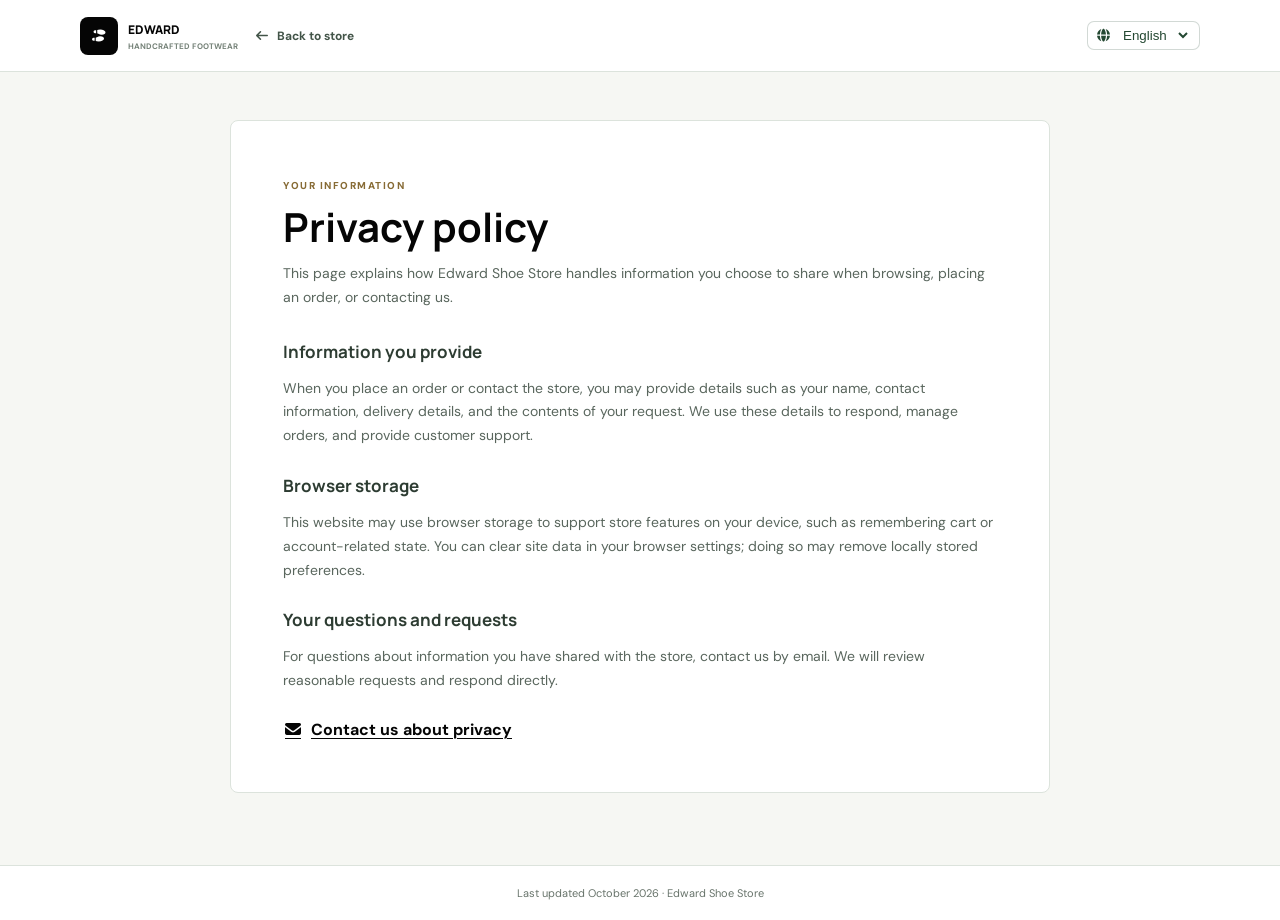
<file: privacy.html>
<!doctype html>
<html lang="en">
<head>
    <meta charset="UTF-8">
    <meta name="viewport" content="width=device-width, initial-scale=1.0">
    <meta name="theme-color" content="#f6f7f3">
    <title>Privacy Policy | Edward Shoe Store</title>
    <link rel="preconnect" href="https://fonts.googleapis.com">
    <link rel="preconnect" href="https://fonts.gstatic.com" crossorigin>
    <link href="https://fonts.googleapis.com/css2?family=DM+Sans:wght@400;500;600;700&family=Manrope:wght@500;600;700;800&display=swap" rel="stylesheet">
    <link rel="stylesheet" href="./Assests/fontawesome/css/all.min.css">
    <link rel="stylesheet" href="./css/store-info.css">
</head>
<body>
    <header class="info-topbar">
        <a class="info-brand" href="./index.html"><span class="info-brand-mark"><i class="fa-solid fa-shoe-prints" aria-hidden="true"></i></span><span>EDWARD<small>HANDCRAFTED FOOTWEAR</small></span></a>
        <a class="info-back" href="./index.html"><i class="fa-solid fa-arrow-left" aria-hidden="true"></i> Back to store</a>
    </header>
    <main class="info-main">
        <span class="info-eyebrow">YOUR INFORMATION</span>
        <h1>Privacy policy</h1>
        <p class="info-intro">This page explains how Edward Shoe Store handles information you choose to share when browsing, placing an order, or contacting us.</p>
        <h2>Information you provide</h2>
        <p>When you place an order or contact the store, you may provide details such as your name, contact information, delivery details, and the contents of your request. We use these details to respond, manage orders, and provide customer support.</p>
        <h2>Browser storage</h2>
        <p>This website may use browser storage to support store features on your device, such as remembering cart or account-related state. You can clear site data in your browser settings; doing so may remove locally stored preferences.</p>
        <h2>Your questions and requests</h2>
        <p>For questions about information you have shared with the store, contact us by email. We will review reasonable requests and respond directly.</p>
        <a class="info-contact" href="mailto:frimpongdizzle@gmail.com?subject=Privacy%20request"><i class="fa-solid fa-envelope" aria-hidden="true"></i> Contact us about privacy</a>
    </main>
    <footer class="info-footer">Last updated October 2026 · Edward Shoe Store</footer>
    <script src="./js/language.js"></script>
</body>
</html>
</file>
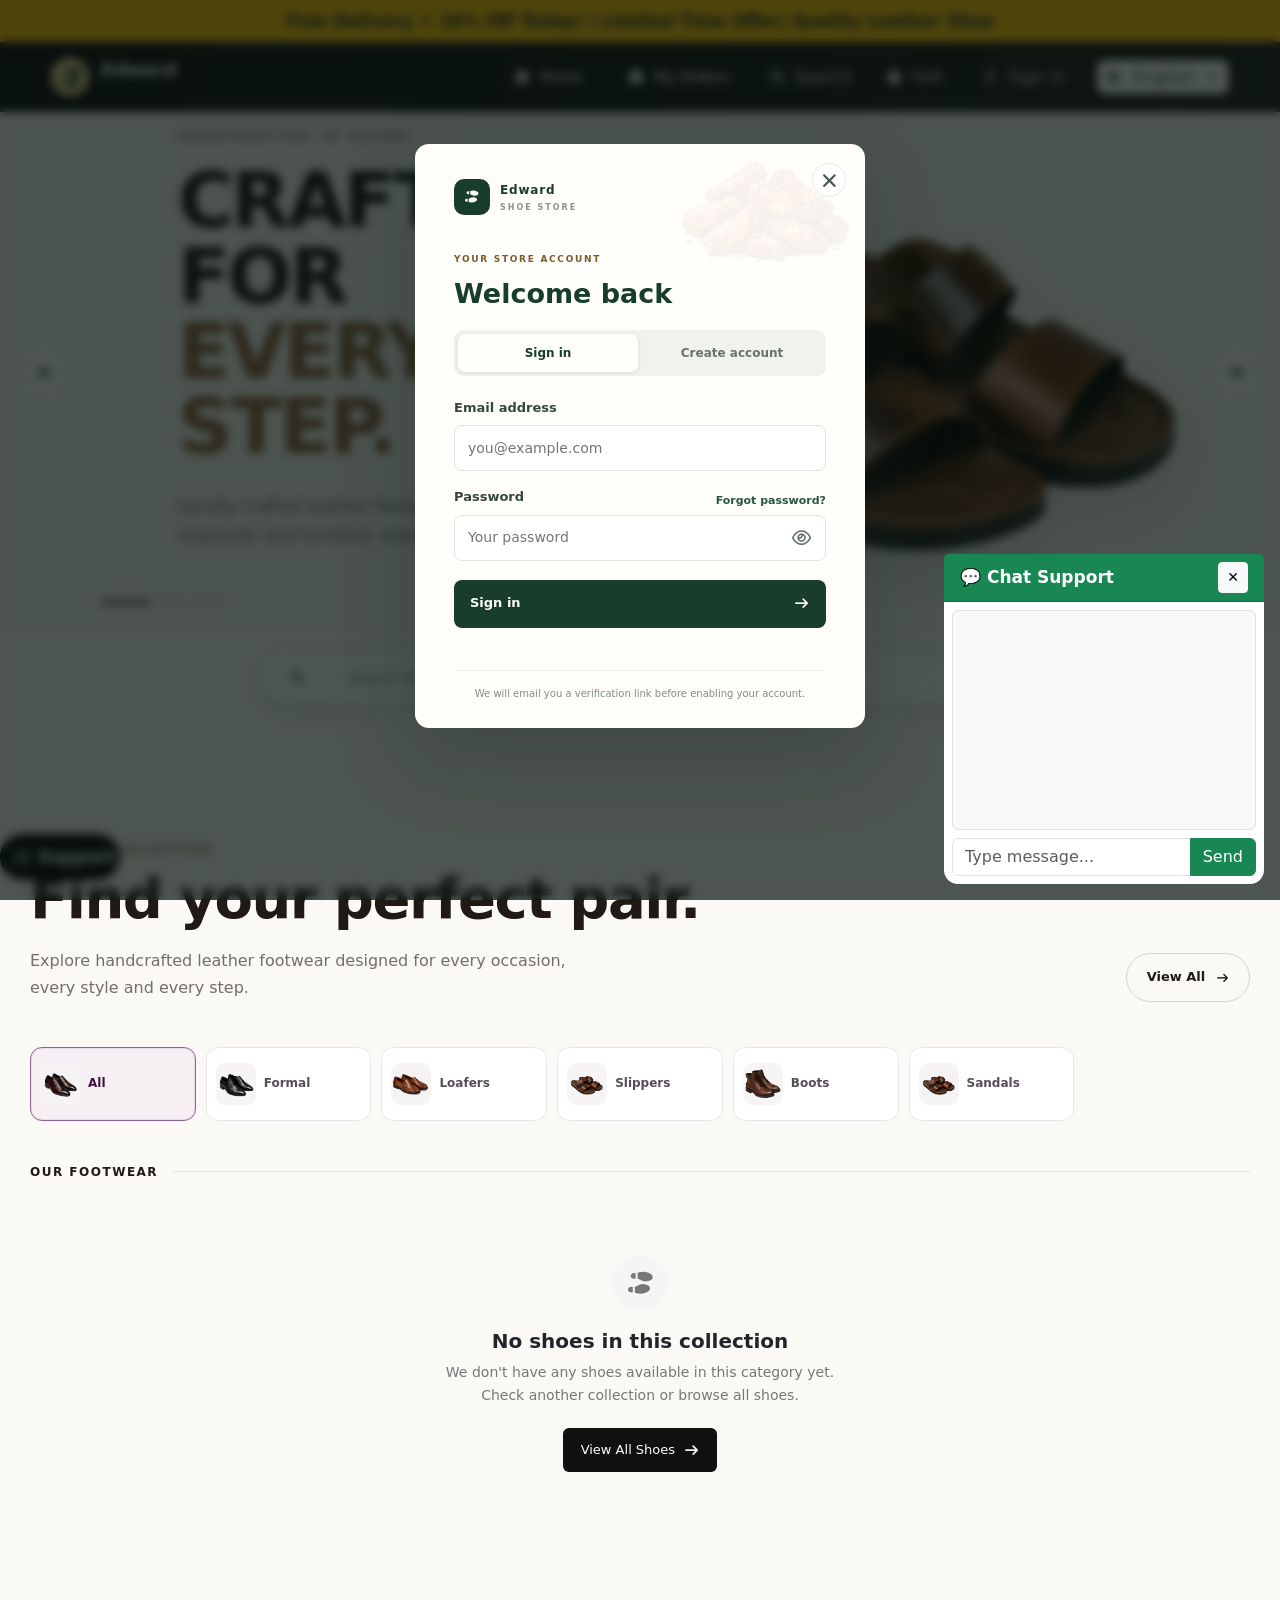
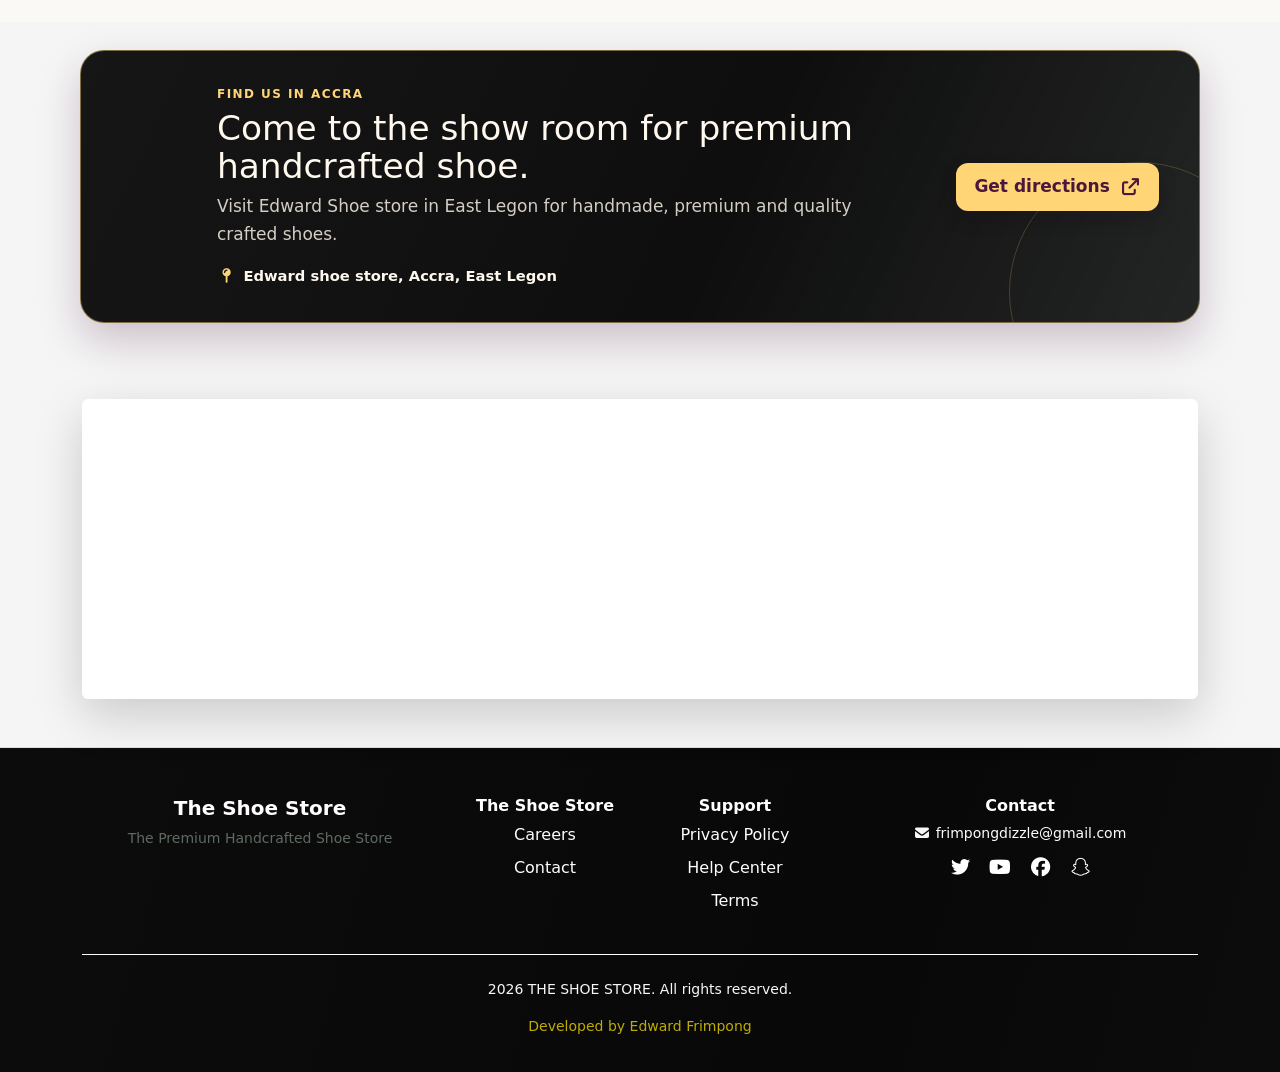
<file: profile.html>
<!DOCTYPE html>
<html lang="en">
<head>
  <meta charset="UTF-8" />
  <meta name="viewport" content="width=device-width, initial-scale=1.0" />
  <title>My Profile | Edward Shoe Store</title>
  <link rel="stylesheet" href="./Assests/fontawesome/css/all.min.css" />
  <link rel="stylesheet" href="./Assests/css/bootstrap.min.css" />
  <link rel="stylesheet" href="./css/profile-dashboard.css" />
  <style>
    body {
      background: #f7f4fb;
      color: #1d1d1d;
      font-family: Arial, sans-serif;
    }

    .profile-shell {
      max-width: 980px;
      margin: 48px auto 72px;
      padding: 0 18px;
    }

    .profile-header {
      display: flex;
      align-items: center;
      justify-content: space-between;
      gap: 16px;
      flex-wrap: wrap;
      background: linear-gradient(135deg, #2f0c43, #5d1f85);
      color: white;
      border-radius: 22px;
      padding: 24px 28px;
      margin-bottom: 28px;
      box-shadow: 0 14px 30px rgba(59, 23, 84, 0.18);
    }

    .profile-header h1 {
      margin: 0;
      font-size: clamp(1.8rem, 2vw, 2.4rem);
    }

    .profile-header p {
      margin: 8px 0 0;
      opacity: 0.9;
    }

    .profile-actions {
      display: flex;
      gap: 12px;
      flex-wrap: wrap;
    }

    .profile-card {
      background: white;
      border-radius: 18px;
      box-shadow: 0 12px 24px rgba(15, 15, 15, 0.06);
      border: 1px solid rgba(40, 35, 46, 0.06);
      padding: 24px;
    }

    .profile-grid {
      display: grid;
      grid-template-columns: repeat(auto-fit, minmax(240px, 1fr));
      gap: 18px;
    }

    .profile-label {
      display: block;
      font-size: 0.78rem;
      letter-spacing: 0.08em;
      text-transform: uppercase;
      color: #7d6f86;
      margin-bottom: 8px;
    }

    .profile-value {
      font-size: 1.2rem;
      font-weight: 700;
      color: #201b27;
      word-break: break-word;
    }

    .profile-meta {
      display: flex;
      gap: 12px;
      flex-wrap: wrap;
      margin-top: 18px;
    }

    .pill {
      display: inline-flex;
      align-items: center;
      gap: 8px;
      border-radius: 999px;
      background: #f1e9fd;
      color: #4b1d73;
      padding: 8px 12px;
      font-weight: 600;
      font-size: 0.85rem;
    }

    .btn-primary-custom {
      background: #5d1f85;
      border: none;
      color: white;
      border-radius: 999px;
      padding: 10px 18px;
      font-weight: 700;
    }

    .btn-primary-custom:hover {
      background: #4a176d;
      color: white;
    }

    .btn-secondary-custom {
      background: transparent;
      color: #5d1f85;
      border: 1px solid #d3b8ef;
      border-radius: 999px;
      padding: 10px 18px;
      font-weight: 700;
    }
  </style>
</head>
<body class="account-page">
  <div class="account-shell">
    <aside class="account-sidebar">
      <a class="account-brand" href="./index.html">
        <span class="account-brand-mark"><i class="fa-solid fa-shoe-prints" aria-hidden="true"></i></span>
        <span>EDWARD <small>SHOE STORE</small></span>
      </a>
      <span class="account-nav-label">YOUR ACCOUNT</span>
      <nav class="account-nav" aria-label="Account dashboard">
        <button class="account-nav-item active" type="button" data-profile-view="overview" aria-current="page"><i class="fa-solid fa-chart-pie" aria-hidden="true"></i><span>Overview</span></button>
        <button class="account-nav-item" type="button" data-profile-view="orders"><i class="fa-solid fa-box" aria-hidden="true"></i><span>Orders</span><b id="sidebarOrderCount">0</b></button>
        <button class="account-nav-item" type="button" data-profile-view="messages"><i class="fa-regular fa-message" aria-hidden="true"></i><span>Messages</span><b id="sidebarMessageCount">0</b></button>
        <button class="account-nav-item" type="button" data-profile-view="cart"><i class="fa-solid fa-bag-shopping" aria-hidden="true"></i><span>Cart</span><b id="sidebarCartCount">0</b></button>
        <button class="account-nav-item" type="button" data-profile-view="account"><i class="fa-regular fa-user" aria-hidden="true"></i><span>Account details</span></button>
      </nav>
      <div class="account-sidebar-bottom">
        <a href="./index.html"><i class="fa-solid fa-arrow-left" aria-hidden="true"></i> Back to store</a>
        <button type="button" id="logoutButton"><i class="fa-solid fa-arrow-right-from-bracket" aria-hidden="true"></i> Sign out</button>
      </div>
    </aside>

    <main class="account-main">
      <header class="account-topbar">
        <span>Customer account <i class="fa-solid fa-angle-right" aria-hidden="true"></i> <strong id="accountBreadcrumb">Overview</strong></span>
        <a class="account-store-link" href="./index.html"><i class="fa-solid fa-store" aria-hidden="true"></i> Visit store</a>
      </header>

      <div class="account-content">
        <section class="account-welcome">
          <div>
            <span class="account-eyebrow">YOUR STORE ACTIVITY</span>
            <h1 id="profileHeading">My account</h1>
            <p id="profileSubtitle">Orders, messages and your shopping bag in one place.</p>
          </div>
          <button class="account-refresh" id="refreshDashboard" type="button" aria-label="Refresh account activity" title="Refresh activity"><i class="fa-solid fa-rotate" aria-hidden="true"></i></button>
        </section>

        <section class="account-stats" aria-label="Account activity summary">
          <article class="account-stat"><span>ORDERS</span><strong id="profileOrderCount">0</strong><i class="fa-solid fa-box" aria-hidden="true"></i></article>
          <article class="account-stat"><span>STORE MESSAGES</span><strong id="profileMessageCount">0</strong><i class="fa-regular fa-message" aria-hidden="true"></i></article>
          <article class="account-stat"><span>CART ITEMS</span><strong id="profileCartCount">0</strong><i class="fa-solid fa-bag-shopping" aria-hidden="true"></i></article>
        </section>

        <section class="account-panel-view" data-profile-panel="overview">
          <div class="account-section-heading"><div><span class="account-eyebrow">RECENT ACTIVITY</span><h2>Latest orders</h2></div><button type="button" class="account-text-link" data-profile-view="orders">View all <i class="fa-solid fa-arrow-right" aria-hidden="true"></i></button></div>
          <div class="activity-list" id="profileRecentOrders"></div>
          <div class="account-overview-bottom">
            <section class="account-surface account-overview-messages"><div class="account-section-heading"><div><span class="account-eyebrow">SUPPORT</span><h2>Recent messages</h2></div><button type="button" class="account-text-link" data-profile-view="messages">Open messages <i class="fa-solid fa-arrow-right" aria-hidden="true"></i></button></div><div id="profileRecentMessages" class="message-preview-list"></div></section>
            <section class="account-surface account-overview-cart"><span class="account-eyebrow">SHOPPING BAG</span><h2>Your cart</h2><p id="overviewCartSummary">Your bag is empty.</p><button type="button" class="account-primary-link" data-profile-view="cart">View cart <i class="fa-solid fa-arrow-right" aria-hidden="true"></i></button></section>
          </div>
        </section>

        <section class="account-panel-view" data-profile-panel="orders" hidden>
          <div class="account-section-heading"><div><span class="account-eyebrow">YOUR PURCHASES</span><h2>Orders</h2><p>Order status and details from your store activity.</p></div><a class="account-text-link" href="./orders.html">Full order tracking <i class="fa-solid fa-arrow-up-right-from-square" aria-hidden="true"></i></a></div>
          <div class="activity-list" id="profileOrdersList"></div>
        </section>

        <section class="account-panel-view" data-profile-panel="messages" hidden>
          <div class="account-section-heading"><div><span class="account-eyebrow">ORDER SUPPORT</span><h2>Messages</h2><p>Conversations attached to your orders.</p></div></div>
          <div class="account-surface" id="profileMessagesList"></div>
        </section>

        <section class="account-panel-view" data-profile-panel="cart" hidden>
          <div class="account-section-heading"><div><span class="account-eyebrow">SHOPPING BAG</span><h2>Your cart</h2><p>Cart contents are shared with the store on this device.</p></div><a class="account-primary-link" href="./index.html">Continue shopping <i class="fa-solid fa-arrow-right" aria-hidden="true"></i></a></div>
          <div class="account-surface"><div class="activity-list" id="profileCartList"></div><div class="cart-profile-total" id="profileCartTotal"></div></div>
        </section>

        <section class="account-panel-view" data-profile-panel="account" hidden>
          <div class="account-section-heading"><div><span class="account-eyebrow">PERSONAL INFORMATION</span><h2>Account details</h2><p>Your signed-in store account.</p></div></div>
          <div class="account-surface account-details-grid">
            <div><span class="account-detail-label">FULL NAME</span><strong id="profileName">Customer</strong></div>
            <div><span class="account-detail-label">EMAIL ADDRESS</span><strong id="profileEmail">Not available</strong></div>
            <div><span class="account-detail-label">ACCOUNT STATUS</span><strong class="account-verified"><i class="fa-solid fa-circle-check" aria-hidden="true"></i> Verified</strong></div>
          </div>
        </section>
        <p class="account-feedback" id="profileFeedback" role="status" aria-live="polite"></p>
      </div>
    </main>
  </div>
  <button type="button" id="profileSignOut" class="visually-hidden">Sign out</button>

  <script src="./Assests/js/bootstrap.bundle.min.js"></script>
  <script src="./js/language.js"></script>
  <script src="./js/profile.js"></script>
</body>
</html>
</file>
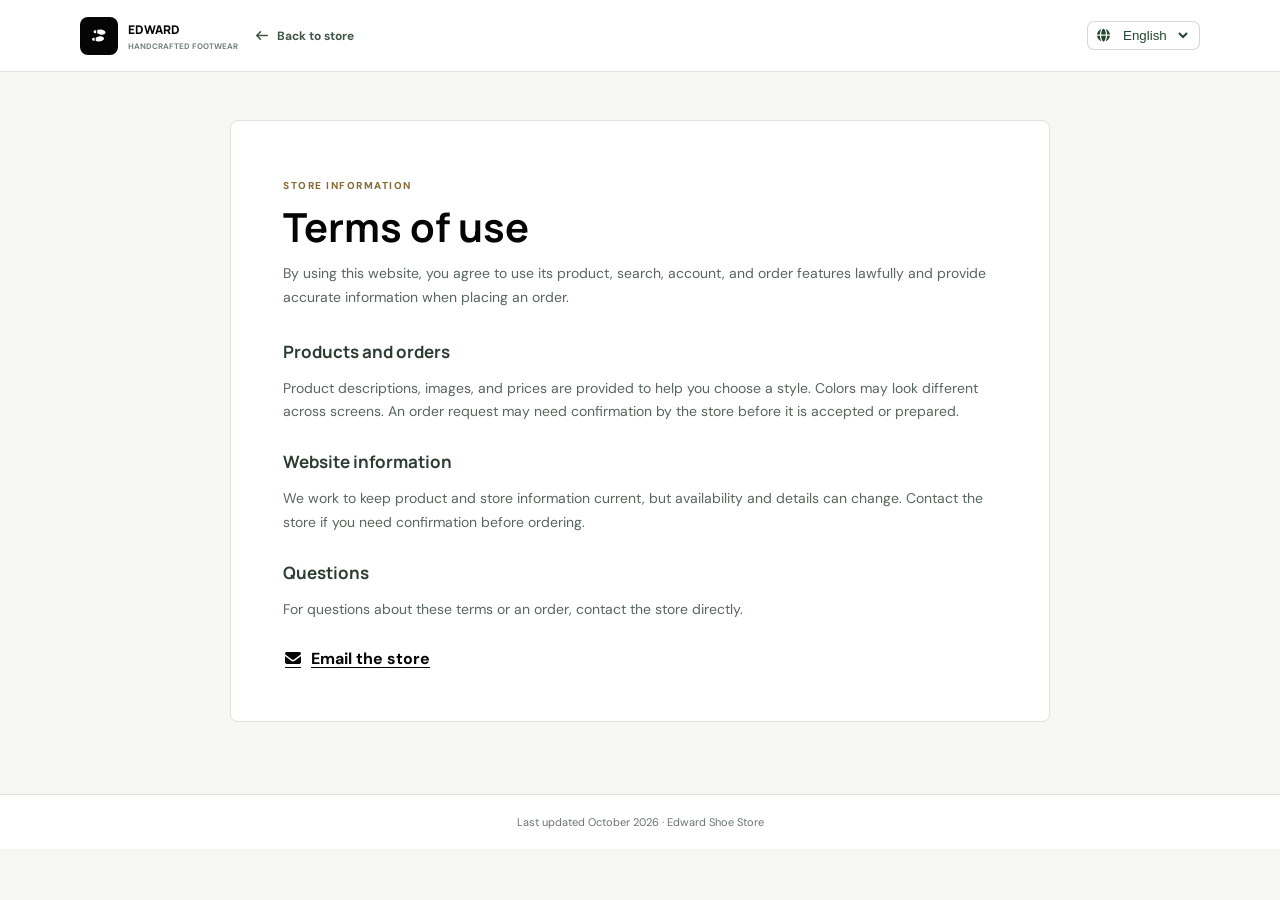
<file: terms.html>
<!doctype html>
<html lang="en">
<head>
    <meta charset="UTF-8">
    <meta name="viewport" content="width=device-width, initial-scale=1.0">
    <meta name="theme-color" content="#f6f7f3">
    <title>Terms | Edward Shoe Store</title>
    <link rel="preconnect" href="https://fonts.googleapis.com">
    <link rel="preconnect" href="https://fonts.gstatic.com" crossorigin>
    <link href="https://fonts.googleapis.com/css2?family=DM+Sans:wght@400;500;600;700&family=Manrope:wght@500;600;700;800&display=swap" rel="stylesheet">
    <link rel="stylesheet" href="./Assests/fontawesome/css/all.min.css">
    <link rel="stylesheet" href="./css/store-info.css">
</head>
<body>
    <header class="info-topbar">
        <a class="info-brand" href="./index.html"><span class="info-brand-mark"><i class="fa-solid fa-shoe-prints" aria-hidden="true"></i></span><span>EDWARD<small>HANDCRAFTED FOOTWEAR</small></span></a>
        <a class="info-back" href="./index.html"><i class="fa-solid fa-arrow-left" aria-hidden="true"></i> Back to store</a>
    </header>
    <main class="info-main">
        <span class="info-eyebrow">STORE INFORMATION</span>
        <h1>Terms of use</h1>
        <p class="info-intro">By using this website, you agree to use its product, search, account, and order features lawfully and provide accurate information when placing an order.</p>
        <h2>Products and orders</h2>
        <p>Product descriptions, images, and prices are provided to help you choose a style. Colors may look different across screens. An order request may need confirmation by the store before it is accepted or prepared.</p>
        <h2>Website information</h2>
        <p>We work to keep product and store information current, but availability and details can change. Contact the store if you need confirmation before ordering.</p>
        <h2>Questions</h2>
        <p>For questions about these terms or an order, contact the store directly.</p>
        <a class="info-contact" href="mailto:frimpongdizzle@gmail.com?subject=Terms%20question"><i class="fa-solid fa-envelope" aria-hidden="true"></i> Email the store</a>
    </main>
    <footer class="info-footer">Last updated October 2026 · Edward Shoe Store</footer>
    <script src="./js/language.js"></script>
</body>
</html>
</file>
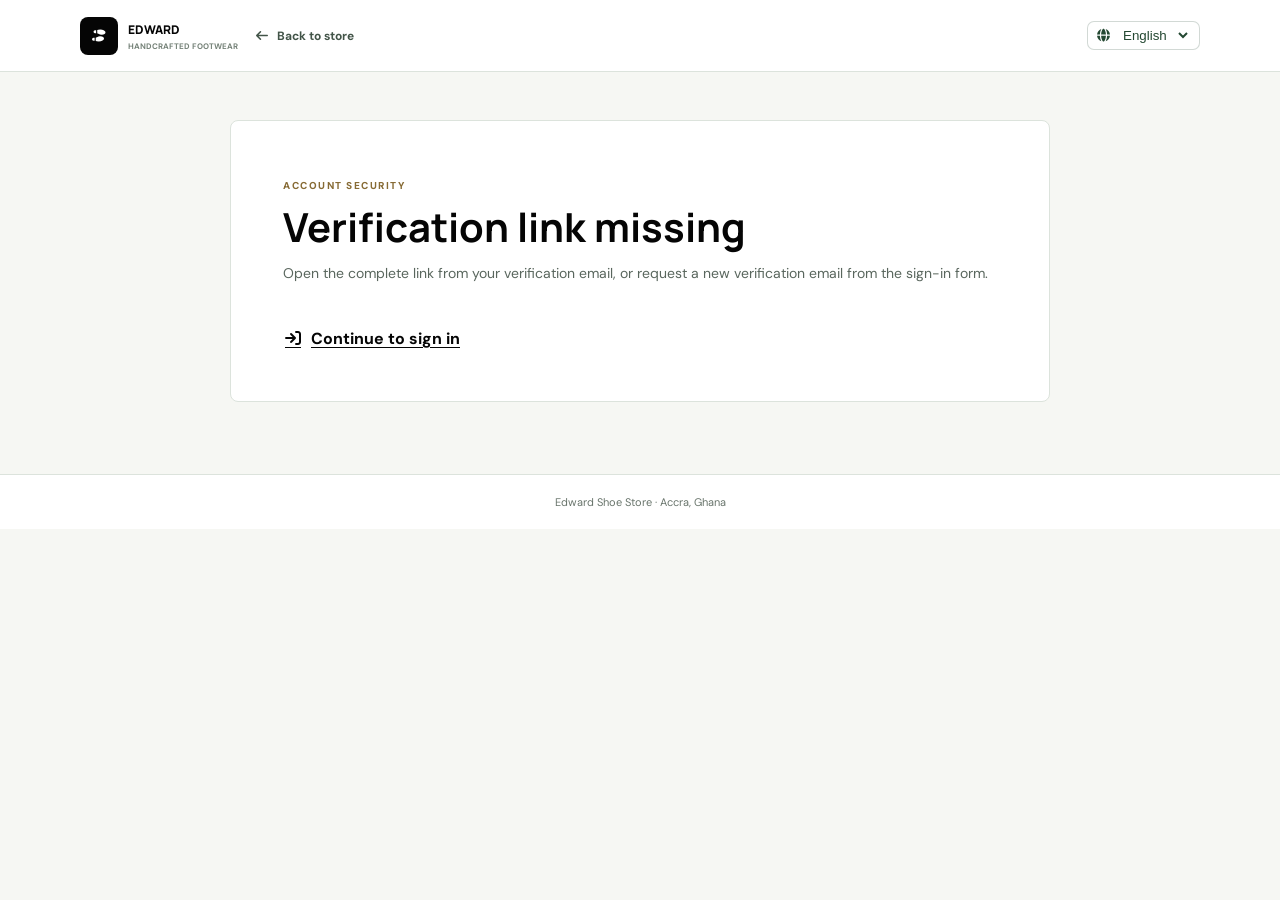
<file: verify-email.html>
<!doctype html>
<html lang="en">
<head>
    <meta charset="UTF-8">
    <meta name="viewport" content="width=device-width, initial-scale=1.0">
    <meta name="theme-color" content="#f6f7f3">
    <title>Verify email | Edward Shoe Store</title>
    <link rel="preconnect" href="https://fonts.googleapis.com">
    <link rel="preconnect" href="https://fonts.gstatic.com" crossorigin>
    <link href="https://fonts.googleapis.com/css2?family=DM+Sans:wght@400;500;600;700&family=Manrope:wght@500;600;700;800&display=swap" rel="stylesheet">
    <link rel="stylesheet" href="./Assests/fontawesome/css/all.min.css">
    <link rel="stylesheet" href="./css/store-info.css">
</head>
<body>
    <header class="info-topbar">
        <a class="info-brand" href="./index.html"><span class="info-brand-mark"><i class="fa-solid fa-shoe-prints" aria-hidden="true"></i></span><span>EDWARD<small>HANDCRAFTED FOOTWEAR</small></span></a>
        <a class="info-back" href="./index.html"><i class="fa-solid fa-arrow-left" aria-hidden="true"></i> Back to store</a>
    </header>
    <main class="info-main verify-main" aria-live="polite">
        <span class="info-eyebrow">ACCOUNT SECURITY</span>
        <h1 id="verificationTitle">Verifying your email</h1>
        <p class="info-intro" id="verificationMessage">Please wait while we confirm your email address.</p>
        <a class="info-contact verify-login" id="verificationLogin" href="./index.html?auth=login" hidden><i class="fa-solid fa-arrow-right-to-bracket" aria-hidden="true"></i> Continue to sign in</a>
    </main>
    <footer class="info-footer">Edward Shoe Store · Accra, Ghana</footer>
    <script src="./js/language.js"></script>
    <script type="module" src="./js/verify-email.js"></script>
</body>
</html>
</file>
<file: css/style-cleaned.css>
html, body {
  height: 100%;
  margin: 0;
}

/* Premium account access */
#userModal.auth-modal {
    background: rgba(13, 31, 24, 0.42);
    backdrop-filter: blur(5px);
}

#userModal.auth-modal .auth-dialog {
    width: min(450px, calc(100% - 28px));
    max-width: 450px;
    margin: 14px auto;
}

#userModal.auth-modal .auth-content {
    position: relative;
    display: block;
    max-height: calc(100vh - 28px);
    overflow-y: auto;
    padding: 34px 38px 26px;
    border: 1px solid rgba(255, 255, 255, 0.7);
    border-radius: 14px;
    background: #fffefa;
    box-shadow: 0 28px 80px rgba(13, 31, 24, 0.24);
}

#userModal .auth-close {
    position: absolute;
    top: 18px;
    right: 18px;
    width: 34px;
    height: 34px;
    display: grid;
    place-items: center;
    border: 1px solid #e8e9e3;
    border-radius: 50%;
    background: #fff;
    color: #47534b;
}

#userModal .auth-brand {
    display: flex;
    align-items: center;
    gap: 10px;
    color: #183d2b;
    font-size: 12px;
    font-weight: 800;
    letter-spacing: 0.8px;
}

#userModal .auth-brand small {
    display: block;
    margin-top: 2px;
    color: #8b938c;
    font-size: 8px;
    font-weight: 700;
    letter-spacing: 2px;
}

#userModal .auth-brand-mark {
    width: 36px;
    height: 36px;
    display: grid;
    place-items: center;
    border-radius: 10px;
    background: #183d2b;
    color: #fffefa;
}

#userModal .auth-intro {
    margin: 28px 0 20px;
}

#userModal .auth-eyebrow {
    color: #7b5b2a;
    font-size: 9px;
    font-weight: 800;
    letter-spacing: 1.7px;
}

#userModal .auth-intro h2 {
    margin: 8px 0 5px;
    color: #183d2b;
    font-size: 27px;
    font-weight: 800;
}

#userModal .auth-intro p {
    margin: 0;
    color: #68736b;
    font-size: 13px;
    line-height: 1.5;
}

#userModal .auth-tabs {
    display: grid;
    grid-template-columns: 1fr 1fr;
    gap: 4px;
    margin-bottom: 22px;
    padding: 4px;
    border-radius: 9px;
    background: #f0f2ed;
}

#userModal .auth-tabs button {
    min-height: 38px;
    border: 0;
    border-radius: 7px;
    background: transparent;
    color: #68736b;
    font-size: 12px;
    font-weight: 600;
}

#userModal .auth-tabs button.active {
    background: #fffefa;
    color: #183d2b;
    box-shadow: 0 1px 4px rgba(24, 61, 43, 0.12);
}

#userModal .auth-form label {
    display: block;
    margin: 0 0 7px;
    color: #34483b;
    font-size: 12px;
    font-weight: 800;
}

#userModal .auth-form input {
    width: 100%;
    min-height: 46px;
    margin-bottom: 16px;
    padding: 0 13px;
    border: 1px solid #dfe4dc;
    border-radius: 8px;
    outline: none;
    background: #fff;
    color: #1e2e24;
    font-size: 13px;
}

#userModal .auth-form input:focus {
    border-color: #32694a;
    box-shadow: 0 0 0 3px rgba(50, 105, 74, 0.12);
}

#userModal .auth-password-field {
    position: relative;
}

#userModal .auth-password-field input {
    padding-right: 48px;
}

#userModal .auth-password-toggle {
    position: absolute;
    top: 0;
    right: 6px;
    width: 38px;
    height: 46px;
    display: grid;
    place-items: center;
    border: 0;
    background: transparent;
    color: #627267;
    cursor: pointer;
}

#userModal .auth-password-toggle:hover,
#userModal .auth-password-toggle:focus-visible {
    color: #183d2b;
}

#userModal .auth-password-toggle:focus-visible {
    outline: 2px solid #32694a;
    outline-offset: -4px;
    border-radius: 6px;
}

#userModal .auth-label-row {
    display: flex;
    align-items: center;
    justify-content: space-between;
}

#userModal .auth-text-button,
#userModal .auth-phone-link {
    padding: 0;
    border: 0;
    background: transparent;
    color: #28583c;
    font-size: 11px;
    font-weight: 700;
}

#userModal .auth-submit {
    width: 100%;
    min-height: 48px;
    display: flex;
    align-items: center;
    justify-content: space-between;
    margin-top: 3px;
    padding: 0 16px;
    border: 0;
    border-radius: 8px;
    background: #183d2b;
    color: #fffefa;
    font-size: 13px;
    font-weight: 700;
    transition: background 160ms ease, transform 160ms ease;
}

#userModal .auth-submit:hover {
    transform: translateY(-1px);
    background: #24573c;
}

#userModal .auth-secondary-action {
    width: 100%;
    min-height: 42px;
    margin: 0 0 16px;
    border: 1px solid #cbd8cc;
    border-radius: 7px;
    background: #f4f7f2;
    color: #204832;
    font-size: 12px;
    font-weight: 800;
}

#userModal .auth-submit:disabled,
#userModal .auth-secondary-action:disabled,
#userModal .auth-resend:disabled {
    cursor: wait;
    opacity: 0.65;
}

#userModal .auth-feedback {
    padding: 9px 10px;
    border-radius: 6px;
    background: #fff4ee;
    font-weight: 600;
}

#userModal .auth-feedback:empty {
    padding: 0;
    background: transparent;
}

#userModal .auth-feedback.success {
    background: #edf6ef;
    font-weight: 700;
}

#userModal .auth-resend {
    display: block;
    margin: 8px 0 0 auto;
    font-weight: 800;
}

#userModal .auth-tabs[hidden],
#userModal [data-auth-panel][hidden],
#userModal [hidden] {
    display: none !important;
}

#userModal .auth-phone-link {
    display: block;
    margin: 16px auto 0;
}

#userModal .auth-feedback {
    min-height: 18px;
    margin: 14px 0 0;
    color: #a12e25;
    font-size: 11px;
    line-height: 1.45;
}

#userModal .auth-feedback.success {
    color: #21643d;
}

#userModal .auth-legal {
    margin: 10px 0 0;
    padding-top: 15px;
    border-top: 1px solid #eceee8;
    color: #838c84;
    font-size: 10px;
    line-height: 1.5;
    text-align: center;
}

@media (max-width: 480px) {
    #userModal.auth-modal .auth-content {
        padding: 28px 22px 20px;
    }

    #userModal .auth-intro h2 {
        font-size: 24px;
    }
}

.contact-content{
  justify-content: center;
  text-align: center;
  justify-items: left;
}

@media(max-width:576px){
  #cauroselContainer{
    max-width: 20rem;
    box-shadow: rgb(126, 3, 126);
  }
}
@media(max-width:576px){
   #listcard{
    max-width: 9rem;
   }
}

#nav-style{
  background: linear-gradient(105deg, #000000 0%, #030303 68%, #0a0a0a 100%);
  margin: 0;
  padding: 8px 4%;
  min-height: 70px;
  height: auto;
  width: 100%;
  display: flex;
  align-items: center;
  justify-content: flex-start;
}
@media (max-width: 991.98px) {
    #nav-style .navbar-brand {
        display: inline-flex;
        align-items: center;
        gap: 12px;
        margin: 0;
        padding: 2px 0;
        color: #fffdf5 !important;
        font-size: 18px;
        line-height: 1.1;
        white-space: nowrap;
    }

    #nav-style .navbar-brand-mark {
        width: 38px;
        height: 38px;
        display: grid;
        place-items: center;
        border: 1px solid rgba(244, 211, 142, 0.6);
        border-radius: 50%;
        background: #f4d38e;
        color: #111111;
        font-size: 19px;
    }

    #nav-style .navbar-brand-copy {
        display: grid;
        gap: 5px;
    }

    #nav-style .navbar-brand-copy small {
        color: #0a0a0a;
        font-size: 9px;
        font-weight: 700;
        letter-spacing: 1.8px;
    }
}
@media (min-width: 992px) {
    #nav-style {
        min-height: 70px;
        height: auto;
        margin: 0;
        padding: 8px max(4%, calc((100vw - 1320px) / 2));
        display: flex;
        align-items: center;
        justify-content: space-between;
        gap: 40px;
        background: linear-gradient(105deg, #0f0f0f 0%, #1a1919 68%, #1f1c1c 100%);
        box-shadow: 0 8px 24px rgba(19, 44, 31, 0.16) ;
    }

    #nav-style .navbar-brand {
        display: inline-flex;
        align-items: center;
        gap: 12px;
        margin: 0;
        padding: 2px 0;
        color: #fdfcfc !important;
        font-size: 18px;
        line-height: 1.1;
        white-space: nowrap;
    }

    .navbar-brand-mark {
        width: 38px;
        height: 38px;
        display: grid;
        place-items: center;
        border: 1px solid rgba(244, 211, 142, 0.6);
        border-radius: 50%;
        background: #f4d38e;
        color: #183d2b;
        font-size: 19px;
    }

    .navbar-brand-copy {
        display: grid;
        gap: 5px;
    }

    .navbar-brand-copy small {
        color: #030303;
        font-size: 9px;
        font-weight: 700;
        letter-spacing: 1.8px;
    }

    #navul {
        align-items: center;
        gap: clamp(8px, 1.3vw, 22px);
        margin: 0;
        padding: 0;
    }

    #navul .nav-item {
        display: flex;
        align-items: center;
    }

    #navul .nav-link {
        min-height: 38px;
        display: inline-flex;
        align-items: center;
        justify-content: center;
        gap: 9px;
        padding: 0 13px;
        border: 1px solid transparent;
        border-radius: 6px;
        background: transparent;
        color: rgba(247, 244, 244, 0.88);
        font-size: 13px;
        font-weight: 600;
        text-decoration: none;
        white-space: nowrap;
        transition: color 160ms ease, background 160ms ease, border-color 160ms ease;
    }

    #navul .nav-link i {
        color: #fffffe;
        font-size: 14px;
    }

    #navul .nav-link:hover,
    #navul .nav-link:focus-visible {
        border-color: rgba(255, 253, 245, 0.16);
        background: rgba(255, 253, 245, 0.09);
        color: #fffdf5;
    }

    #navul .nav-search-link,
    #navul .nav-account-link {
        font: inherit;
        cursor: pointer;
    }

    #navul .nav-search-link,
    #navul .nav-cart-link {
        padding-inline: 8px;
        border: 0;
        background: transparent;
    }

    #navul .nav-search-link:hover,
    #navul .nav-cart-link:hover {
        border: 0;
        background: transparent;
        color: #f4d38e;
    }

    #navul .nav-search-link:hover i,
    #navul .nav-cart-link:hover i {
        color: #fffdf5;
    }

    #navul .nav-search-link:focus-visible,
    #navul .nav-cart-link:focus-visible {
        outline: 2px solid #f4d38e;
        outline-offset: 3px;
    }
}
#heroCarousel{
  box-shadow: #270525;
  border-radius: 8px;
}
#Greeting{
  margin-top: 2px;
}
.whatsapp-button {
position: fixed;
bottom: 20px;
right: 20px;
background-color: #25d366;
color: white;
padding: 10px 15px;
border-radius: 30px;
font-weight: bold;
display: flex;
align-items: center;
gap: 8px;
text-decoration: none;
z-index: 999;
transition: transform 0.3s ease, opacity 0.3s ease;
}
#loader{
  z-index: 1050;
  background:transparent;
}

.whatsapp-button.hide {
opacity: 0;
transform: translateY(100px);
pointer-events: none;
}

body {
  display: flex;
  flex-direction: column;
  background-color:whitesmoke;
    font-size: 1.0625rem;
    line-height: 1.55;
}

@media (max-width: 700px) {
    body {
        font-size: 1rem;
    }
}

@media(max-width:576px){
  .modal-dialog{
    max-width: 85%;
    margin:1rem auto;
  }
  .modal-content{
    max-height: 85vh;
    border-radius: 16px;
    padding-top: 20px;

  }
  .modal-body{
    overflow-y: auto;
  }
  .modal-header{
    padding-bottom: 15px;
  }
}
.modal-content{
  position: relative;
  overflow:hidden;
}
.modal-content::before{
  content:"";
  position: absolute;
  inset:0;
  background: url("../images/food1.png") no-repeat top right;
  background-size: 200px;
  opacity:0.05;
  pointer-events:none;
}



.loader-overlay {
  position: fixed;
  top: 0;
  left: 0;
  width: 100%;
  height: 100%;
  background: rgba(0,0,0,0.25); /* or a soft background color */
  backdrop-filter: blur(6px);
  -webkit-backdrop-filter: blur(6px);
  z-index: 1000;
  display: flex;
  align-items: center;
  justify-content: center;
}

.loader-content {
  text-align: center;
  color: #270525;
}



@keyframes popUp {
  from {
    transform: scale(0.95);
    opacity: 0;
  }
  to {
    transform: scale(1);
    opacity: 1;
  }
}
#localFoodsRow::-webkit-scrollbar{
height:5px; 
width:5px;
}
#localFoodsRow::-webkit-scrollbar-thumb{
  background:rgb(167, 88, 167);
  border-radius:6px;
}
#localFoodsRow2::-webkit-scrollbar{
height:5px; 
width:5px;
}
#localFoodsRow2::-webkit-scrollbar-thumb{
  background:rgb(167, 88, 167);
  border-radius:6px;
}
#breakFastRow::-webkit-scrollbar{
  height:5px;
  width:5px;
}
#breakFastRow::-webkit-scrollbar-thumb{
  background:rgb(167, 88, 167);
  border-radius:5px;
}

#mainDishRow::-webkit-scrollbar{
  width:5px;
  height:5px;
}
#mainDishRow::-webkit-scrollbar-thumb{
  background:rgb(167, 88, 167);
  border-radius:5px;
}

#sidesRow::-webkit-scrollbar{
  height:5px;
  width:5px;
}
#sidesRow::-webkit-scrollbar-thumb{
  background:rgb(167, 88, 167);
  border-radius:5px;
}
@media(max-width:576px){
  #sidesRow::-webkit-scrollbar{
  display:none;
}
#sidesRow::-webkit-scrollbar-thumb{
  display:none;
}
#localFoodsRow::-webkit-scrollbar{
display:none;
}
#localFoodsRow::-webkit-scrollbar-thumb{
  display:none;
}
#localFoodsRow2::-webkit-scrollbar{
display:none;
}
#localFoodsRow2::-webkit-scrollbar-thumb{
  display:none;
}
#breakFastRow::-webkit-scrollbar{
  display:none;
}
#breakFastRow::-webkit-scrollbar-thumb{
  display:none;
}

#mainDishRow::-webkit-scrollbar{
  display:none;
}
#mainDishRow::-webkit-scrollbar-thumb{
  display:none;
}
}

.loader-logo {
  width: 100px; 
  height: auto;
  animation: pop 0.8s ease-in-out infinite alternate;
}

@keyframes pop {
  0% { transform: scale(1); }
  100% { transform: scale(1.05); }
}


/* Modal with transparent background */
#userModal .modal-dialog {
  max-width: 500px;
}

#userModal .modal-content {
  background-color: rgba(255, 255, 255, 0.9); /* Slightly transparent */
  border-radius: 15px;
  padding: 20px;
}
#support{
  justify-content: center;
}
#userModal .modal-header {
  display: flex;
  justify-content: space-between;
  align-items: center;
  padding: 15px;
  background-color: transparent; /* Transparent background */
}

#userModal .modal-header .btn-close {
  background-color: transparent; /* Make close button transparent */
  border: none;
}

#userModal .modal-body {
  padding: 20px;
}

#userModal .modal-body h5 {
  font-size: 24px;
  font-weight: bold;
  color: #333;
}

#userModal .modal-body p {
  font-size: 16px;
  color: #888;
}

#userModal .form-label {
  font-weight: bold;
}

#userModal .btn-primary {
  background-color: #0056b3;
  border-color: #0056b3;
}

#userModal .btn-primary:hover {
  background-color: #004085;
  border-color: #004085;
}

/* Adjust logo size */
#userModal img {
  max-width: 80px; /* Adjust logo size */
}


.content {
  flex: 1;
}

.zoom-hover {
  overflow: hidden;
}
.zoom-hover img {
  transition: transform 0.5s ease;
}
.zoom-hover:hover img {
  transform: scale(1.1);
}

.card {
  box-shadow: 0 8px 20px rgba(143, 4, 185, 0.2);
  border-radius: 15px;
  transition: 0.3s;
}
.card:hover {
  box-shadow: 0 8px 16px rgba(0,0,0,0.3);
}

.footer {
  background-color: #121213;
  color: rgb(255, 255, 255);
  padding: 20px 0;
  text-align: center;

}

.whatsapp-button {
position: fixed;
bottom: 20px;
right: 20px;
left:0;
background-color: #070707;
color: white;
padding: 10px 15px;
width: 120px;
border-radius: 30px;
font-weight: bold;
display: flex;
align-items: center;
gap: 8px;
text-decoration: none;
z-index: 999;
transition: transform 0.3s ease, opacity 0.3s ease;
}

.whatsapp-button.hide {
opacity: 0;
transform: translateY(100px);
pointer-events: none;
}
.whatsapp-button:hover {
  background-color: #1ebe57;
  text-decoration: none;
}
.chat-bubble {
width: 90%;                  /* Spread the width */
max-width: 600px;
max-height: 200px;           /* Limit height */
overflow-y: auto;            /* Enable scroll if needed */
background-color: hsl(0, 0%, 99%);
padding: 15px 20px;
border-radius: 0 20px 0 20px; /* Top-right & bottom-left curved */
margin: 20px auto;
box-shadow: 0 2px 8px rgba(151, 6, 196, 0.733);
font-family: 'Segoe UI', Tahoma, Geneva, Verdana, sans-serif;
font-size: 20px;
font-weight: bold;
font-style: italic;
color: #111;
line-height: 1.4;
position: relative;
}

#loader {
  position: fixed;
  width: 100%;
  height: 100%;
  background: white;
  display: flex;
  justify-content: center;
  align-items: center;
  z-index: 2000;
}

.navbar {
  margin-bottom: 20px;
  margin-top: 20px;
}
#head-banner{
    position: sticky;
    top: 0;
  width: 100%;
  z-index: 1000;
}
body .shoe-search-section {
    scroll-margin-top: 8px;
}

body .shoe-search-section .shoe-search-bar {
    height: 56px;
    border: 1px solid #aebcaf;
    box-shadow: 0 5px 18px rgba(25, 54, 35, 0.12);
}

body .shoe-search-section .shoe-search-icon {
    color: #315f40;
    font-size: 16px;
}

body .shoe-search-section .shoe-search-input {
    font-size: 14px;
}

body .shoe-search-section .shoe-search-input::placeholder {
    color: #66756a;
}

body .shoe-search-section .shoe-search-bar:focus-within {
    border-color: #32694a;
    box-shadow: 0 0 0 3px rgba(50, 105, 74, 0.16), 0 8px 20px rgba(25, 54, 35, 0.14);
}

body .shoe-search-section.is-search-sticky {
    min-height: 109px;
}

@media (max-width: 600px) {
    body .shoe-search-section.is-search-sticky {
        min-height: 96px;
    }
}

body .shoe-search-section.is-search-sticky .shoe-search-wrapper {
    position: fixed;
    z-index: 1040;
    top: 0;
    left: 0;
    width: 100%;
    max-width: none;
    margin: 0;
    padding: 10px 20px;
    border-bottom: 1px solid #d8e0d8;
    background: rgba(255, 255, 255, 0.98);
    box-shadow: 0 8px 22px rgba(28, 50, 35, 0.12);
}

body .shoe-search-section.is-search-sticky .shoe-search-bar {
    width: min(760px, 92%);
    margin: 0 auto;
    background: #fff;
}

body .shoe-search-section.is-search-sticky .shoe-search-dropdown {
    left: 50%;
    width: min(760px, 92%);
    transform: translate(-50%, -6px);
}

body .shoe-search-section.is-search-sticky .shoe-search-wrapper.active .shoe-search-dropdown {
    transform: translate(-50%, 0);
}

.footer .text-white {
    color: #5e6a61 !important;
}

@media (max-width:767.98px) {
    #head-banner{
        padding-block: 4px !important;
        font-size: 11px;
        line-height: 1.2;
    }
    
}

.whatsapp-sticky-button {
position: fixed;
bottom: 20px;
right: 20px;
background-color: #04360f;
color: white;
padding: 10px 16px;
border-radius: 30px;
display: flex;
align-items: center;
gap: 8px;
font-weight: 600;
text-decoration: none;
box-shadow: 0 4px 12px rgba(0, 0, 0, 0.2);
z-index: 999;
transition: background-color 0.3s ease;
}

.whatsapp-sticky-button:hover {
background-color: #1ebe5d;
}

.whatsapp-sticky-button i {
font-size: 1.2rem;
}
#nav{
  background-color: #42043e;
  color: white;
  padding-top: 30px;
}
#navicon{
  color: white;
}
.nav-link{
  color: white;
}
.mobilenav-link{
  color: rgb(97, 5, 97);
  text-decoration: none;

}
#cauroselContainer{
  margin-top: 0px;
}
.filtericons{
  justify-content: center;
  align-items: center;
  left: 40px;
}
#search{
  position: relative;
  max-width: 420px;
  margin: 10px auto;
  margin-bottom: 0px;
  padding: 0px;
  border-color: rgb(197, 4, 197);
  border: solid;
  border-width: 1px;
  border-radius: 60px;

}
#search input{
  width: 100%;
  height: 48px;
  padding: 0 16px 0 42px;
  border-radius: 30px;
  border: 1px solid #ddd;
  font-size: 16px;
  outline: none;
  transition: 0.3s;
}
#search input:focus{
  border-color:#9124da;
  box-shadow: 0 0 0 2px rgba(13,110,253,0.1);
 
}
@media(max-width:576px){
  #search input{height:40px;font-size: 14px;padding-left: 16px;}
}
.footer{
        width: 100%;
        padding: 44px 0 18px;
        border-top: 1px solid #d8ded8;
        background: linear-gradient(105deg, #0c0c0c 0%, #080808 68%, #0c0c0c 100%);
        color: #fffcfc;
        font-size: 1rem;
}
.footer h5,
.footer h6 {
        color:rgb(255, 253, 253);
}
.footer p,
.footer .small {
        color: #f8f6f6;
}
.footer-divider {
        border: 0;
        border-top: 1px solid #ffffff;
        opacity: 1;
}
.footer-link{
  display: block;
        color: #fffcfc;
  text-decoration: none;
    margin-bottom: 8px;
  transition: color 0.3s;
}
.footer-link:hover{
    color:#e7d10b;
}
.social-icon{
  font-size: 1.2rem;
        color: #ffffff;
  transition: color 0.3s, transform 0.3s;
}
.social-icon:hover{
    color:#e4ce07;
  transform: translateY(-2PX);
}
#nav{
  margin-top: 10px;
}
#nav2{
  display: inline-block;
  color:white;
  background: #270525;
  width: 100%;
}
#nav-content{
  display: inline-block;
}
#navbarNav{
  display: inline-flex;
}
#navul{
  display: inline-flex;
  text-decoration: none;
}
#navli{
  margin-left: 5px;
  text-decoration: none;
}
#cauroselContainer{
  box-shadow: #42043e;
}
.banner{
  justify-content: center;
  background: rgb(210, 189, 0);
  color:color black;
  align-items: center;
  text-align: center;
}
#banner{
  justify-content: center;
  text-align: center;
}
#menu-footer{
  background: white;
  color: #270525;
  justify-content: baseline;
}
.footerUl{
  justify-content: center;
  display: inline-flex;
}
#searchInput{
  width:100%;
  padding:12px 16px;
  border:1.5px solid #ddd;
  border-radius:8px;
  outline:none;
  transition:0.3s ease;
  height: 20px;
}
/*#searchInput:focus{
  border-color:#7805c4;
  box-shadow: 0 0 0 4px rgba(13,110,253,0,15);
}*/
/*.scroll-row{
  display: flex;
  gap: 1rem;
  padding-bottom: 0.5rem;
  scroll-behavior: smooth;
}
.scroll-row::-webkit-scrollbar{
  height: 8px;
}
.scroll-row::-webkit-scrollbar-thumb{
  background-color: rgba(0,0,0,0,3);
  border-radius: 4px;
}*/
#scroll-bar{
  scrollbar-width: none;
  -ms-overflow-style: none;
}
#scroll-bar::-webkit-scrollbar{
  display:none;
}
#cartBadgeContainer{
    background: #183d2b;
    color: #fffefa;
    border: 1px solid rgba(244, 211, 142, 0.7);
    border-radius: 12px;
    box-shadow: 0 12px 28px rgba(19, 44, 31, 0.24);
}
@media (max-width: 767.98px) {
    #cartBadgeContainer {
        display: none !important;
    }
}

@media (min-width: 768px) {
    #cartBadgeContainer:not(.d-none) {
        display: flex !important;
    }
}

/* Animation popup */
.cart-add-animation {
  position: absolute;
  top: -20px;   /* above cart icon */
  right: 0;
  background-color: #ff6b6b;
  color: white;
  padding: 4px 10px;
  border-radius: 12px;
  font-size: 12px;
  font-weight: bold;
  opacity: 0;
  transform: translateY(0) scale(0.8);
  pointer-events: none;
  transition: transform 0.3s ease, opacity 0.5s ease;
  z-index: 10000;
}

/* Trigger animation */
.cart-add-animation.show {
  opacity: 1;
  transform: translateY(-30px) scale(1);
}
/* Little pop on cart badge */
#cartBadgeContainer.pop {
  animation: cartPop 0.3s ease;
}
@keyframes cartPop {
  0% { transform: scale(1); }
  50% { transform: scale(1.25); }
  100% { transform: scale(1); }
}
.cartTotal{
    color: #f4d38e;
}
/* ========================
   Search Modal Fix (all screens)
   ======================== */

/* Sticky header */
.search-modal .modal-header {
  position: sticky;
  top: 0;
  z-index: 30; /* header above everything */
  background: white;
}

/* Sticky categories row below header */
.search-modal .category-row {
  position: sticky;
  top: 56px; /* height of header */
  z-index: 25;
  background: white;
  padding: 8px 0; /* space for text labels */
}

/* Scrollable modal body */
.search-modal-body {
  overflow-y: auto;

  /* total modal height minus header & categories row & optional footer */
  max-height: calc(85vh - 56px - 60px); 

  /* optional padding to prevent overlap with categories text */
  padding-top: 8px;
}

/* Optional sticky footer */
.search-modal .sticky-footer {
  position: sticky;
  bottom: 0;
  z-index: 20;
  background: white;
  padding: 10px;
}

.search-grid-card {
  border-radius: 14px;
  transition: 0.25s ease;
  background: #fff;
}

.search-grid-card:hover {
  transform: translateY(-4px);
  box-shadow: 0 10px 25px rgba(0,0,0,0.08);
}

.price-badge {
  position: absolute;
  top: 10px;
  right: 10px;
  background: #111;
  color: #fff;
  padding: 5px 10px;
  font-size: 12px;
  border-radius: 20px;
}

.add-btn {
  background: #111;
  color: white;
  border-radius: 8px;
  font-size: 14px;
}

.add-btn:hover {
  background: #000;
}

/* Small screens adjustments */
@media (max-width: 576px) {
  .search-modal-body {
    max-height: calc(80vh - 56px - 60px);
  }
}
#searchImage{
  height:100px;
  object-fit:cover;
}
#cartImage{
  height: 70px;
  object-fit: cover;
}
@media(max-width:576px){
  #cartImage{
  height: 50px;
  width: 30px;
  object-fit: cover;
  border-radius: 10px ;

  }
}
#support{
  font-size: larger;
  font-weight: bold;
  font-style: italic;
  font-display: optional;
  text-align: center;
  align-items: center;
  justify-content: center;
  margin-left: 50%;
  color:white;
}

#contact{
  border: none;
}
.location{
    padding: 28px 20px;
    color: #fff8ee;
}

.location-shell{
    position: relative;
    display: grid;
    grid-template-columns: auto 1fr auto;
    align-items: center;
    gap: 24px;
    max-width: 1120px;
    margin: 0 auto;
    padding: 34px 40px;
    overflow: hidden;
    border: 1px solid rgba(255, 213, 117, 0.45);
    border-radius: 24px;
    background: linear-gradient(115deg, #161616 0%, #0d0e0d 58%, #101111ea 100%);
    box-shadow: 0 18px 42px rgba(57, 7, 52, 0.22);
}

.location-shell::after{
    position: absolute;
    right: -70px;
    bottom: -100px;
    width: 260px;
    height: 260px;
    border: 1px solid rgba(255, 213, 117, 0.2);
    border-radius: 50%;
    content: "";
}

.location-pin{
    position: relative;
    z-index: 1;
    display: grid;
    width: 72px;
    height: 72px;
    place-items: center;
    border-radius: 20px;
    color: #4b173d;
    background: #ffd575;
    font-size: 30px;
    transform: rotate(-6deg);
}

.location-copy{
    position: relative;
    z-index: 1;
    min-width: 0;
    text-align: left;
}

.location-kicker{
    display: block;
    margin-bottom: 6px;
    color: #ffd575;
    font-size: 0.75rem;
    font-weight: 800;
    letter-spacing: 0.12em;
    text-transform: uppercase;
}

.location-copy h2{
    margin: 0 0 8px;
    color: #fff8ee;
    font-size: clamp(1.45rem, 3vw, 2.15rem);
    line-height: 1.1;
}

.location-copy p{
    max-width: 650px;
    margin: 0 0 14px;
    color: rgba(255, 248, 238, 0.82);
    line-height: 1.6;
}

.location-address{
    display: inline-flex;
    align-items: center;
    gap: 8px;
    color: #fff8ee;
    font-size: 0.92rem;
    font-weight: 700;
}

.location-address i{
    color: #ffd575;
}

.location-action{
    position: relative;
    z-index: 1;
    display: inline-flex;
    align-items: center;
    gap: 10px;
    min-height: 48px;
    padding: 0 18px;
    border: 0;
    border-radius: 12px;
    color: #4b173d;
    background: #ffd575;
    box-shadow: 0 8px 18px rgba(25, 5, 24, 0.18);
    cursor: pointer;
    font: inherit;
    font-weight: 800;
    transition: transform 180ms ease, background 180ms ease;
}

.location-action:hover{
    background: #ffe3a4;
    transform: translateY(-2px);
}

.location-action:focus-visible{
    outline: 3px solid #fff8ee;
    outline-offset: 3px;
}

@media (max-width: 700px){
    .location{
        padding: 12px 10px;
    }

    .location-shell{
        grid-template-columns: auto 1fr;
        gap: 10px;
        padding: 16px 14px;
        border-radius: 14px;
    }

    .location-pin{
        width: 44px;
        height: 44px;
        border-radius: 12px;
        font-size: 20px;
    }

    .location-copy h2{
        font-size: 1.2rem;
    }

    .location-copy p{
        margin-bottom: 9px;
        font-size: 0.88rem;
        line-height: 1.45;
    }

    .location-address{
        font-size: 0.78rem;
    }

    .location-action{
        grid-column: 1 / -1;
        justify-content: center;
        justify-self: center;
        width: auto;
        min-height: 40px;
        min-width: 150px;
        margin: 0 8px;
        padding: 0 16px;
        border-radius: 8px;
        font-size: 0.88rem;
    }
}

/* Cart items container */
.cart-items{
  max-height: 400px;
  overflow-y: auto;
  padding-right: 4px;
}

/* Individual cart item */
.cart-item-modern{
  display: flex;
  align-items: center;
  gap: 14px;
  padding: 14px;
  border-radius: 16px;
  background: #ffffff;
  margin-bottom: 14px;
  box-shadow: 0 6px 18px rgba(0,0,0,0.05);
  transition: 0.2s ease;
}

.cart-item-modern:hover{
  transform: translateY(-2px);
}

/* Thumbnail */
.cart-thumb img{
  width: 75px;
  height: 75px;
  object-fit: cover;
  border-radius: 14px;
}

/* Middle info */
.cart-info{
  flex: 1;
  min-width: 0; /* VERY IMPORTANT FOR MOBILE */
}

.cart-title{
  font-size: 15px;
  font-weight: 600;
  margin: 0;
  white-space: nowrap;
  overflow: hidden;
  text-overflow: ellipsis;
}

.cart-price{
  font-size: 13px;
  color: #777;
  margin: 4px 0 10px;
}

/* Quantity section */
.cart-qty{
  display: flex;
  align-items: center;
  gap: 8px;
}

.qty-btn{
  width: 30px;
  height: 30px;
  border-radius: 50%;
  border: none;
  background: #f1f1f1;
  font-weight: bold;
  cursor: pointer;
  transition: 0.2s;
}

.qty-btn:hover{
  background: #198754;
  color: #fff;
}

.qty-number{
  font-weight: 600;
  font-size: 14px;
}

/* Right side */
.cart-side{
  text-align: right;
  display: flex;
  flex-direction: column;
  align-items: flex-end;
  gap: 8px;
}

.item-total{
  font-weight: 600;
  font-size: 15px;
}

.delete-btn{
  background: none;
  border: none;
  color: red;
  font-size: 18px;
  cursor: pointer;
}

/* MOBILE FIX */
@media (max-width: 576px){

  .cart-item-modern{
    gap: 10px;
    padding: 10px;
  }

  .cart-thumb img{
    width: 60px;
    height: 60px;
  }

  .cart-title{
    font-size: 14px;
  }

  .item-total{
    font-size: 14px;
  }

}
#cartModal{
  border-radius: 20px;
  overflow: hidden;

}

/* Modern card feel */
.about-card {
  border: none;
  border-radius: 18px;
  box-shadow: 0 12px 35px rgba(0,0,0,0.06);
  transition: all 0.3s ease;
  overflow: hidden;
}

.about-card:hover {
  transform: translateY(-4px);
  box-shadow: 0 18px 45px rgba(0,0,0,0.08);
}

/* Scroll box */
.about-scroll-wrapper {
  height: 90px;
  overflow: hidden;
  position: relative;
}

/* Rolling content */
.about-scroll-content {
  display: flex;
  flex-direction: column;
  animation: scrollUp 12s linear infinite;
  
}

/* Smooth text */
.about-scroll-content p {
  color: #670680;
  font-size: 0.95rem;
  line-height: 1.6;
  background:white;
}
/* scroll arrow*/
.scroll-horizontal{
  text-align:center;
  color:#666;
  font-size:16px;
  margin-top:10px;
}

/* Scroll animation */
@keyframes scrollUp {
  0% { transform: translateY(100%); }
  100% { transform: translateY(-100%); }
}

/* Pause on hover */
.about-scroll-wrapper:hover .about-scroll-content {
  animation-play-state: paused;
}
/* Add position for gradient overlay */
.about-scroll-wrapper {
  height: 100px;
  overflow: hidden;
  position: relative;
}

/* Gradient Fade Top */
.about-scroll-wrapper::before {
  content: "";
  position: absolute;
  top: 0;
  left: 0;
  width: 100%;
  height: 25px;
  background: linear-gradient(to bottom, #ffffff 0%, rgba(255,255,255,0) 100%);
  z-index: 2;
  pointer-events: none;
}

/* Gradient Fade Bottom */
.about-scroll-wrapper::after {
  content: "";
  position: absolute;
  bottom: 0;
  left: 0;
  width: 100%;
  height: 25px;
  background: linear-gradient(to top, #ffffff 0%, rgba(255,255,255,0) 100%);
  z-index: 2;
  pointer-events: none;
}


#cartdesign{
border-radius:10px;
border-color:rgb(146, 2, 146);
font-weight:bold;
color:rgb(146, 2, 146);
border:solid 0.5px;

}
#cartdesign:hover{
  background-color: rgb(146, 2, 146);
  color: #ffffff;
  
}

.advert{
  justify-content:center;
  justify-items:center;
  text-align:center;
  font-weight:bolder;
  font-size:large;
  color:rgb(146, 2, 146);
  margin-top: 60px;
}
/* list search section*/
.search-list-card {
  background: #fff;
  border-radius: 14px;
  box-shadow: 0 5px 18px rgba(0,0,0,0.05);
  transition: 0.25s ease;
}

.search-list-card:hover {
  transform: scale(1.01);
  box-shadow: 0 8px 22px rgba(0,0,0,0.08);
}

.list-img {
  width: 80px;
  height: 80px;
  object-fit: cover;
  border-radius: 12px;
}

.list-price {
  font-weight: 600;
  color: #000;
}

.list-add-btn {
  width: 42px;
  height: 42px;
  border-radius: 50%;
  border: none;
  background: #340542;
  color: #fff;
  font-size: 20px;
  transition: 0.2s;
}

.list-add-btn:hover {
  background: #3f0352;
  transform: scale(1.1);
}
/* controlling modal sticky behaviour*/
/* Make modal full height */
.search-modal {
  height: 100vh;
  display: flex;
  flex-direction: column;
}

/* Sticky search header */
.search-modal .modal-header {
  position: sticky;
  top: 0;
  z-index: 1055;
  background: #fff;
  border-bottom: 1px solid #eee;
}

/* Sticky category row */
.category-row {
  position: relative;
  top: 65px; /* height of header */
  z-index: 1054;
  background: #fff;
  padding-top: 10px;
  padding-bottom: 10px;
  border-bottom: 15px solid #eee;
}

/* Scroll only results */
.search-modal-body {
  overflow-y: auto;
  flex: 1;
  padding-top: 15px;
}

/*upgrading category icon design*/
.category-btn {
  background: #f5f5f5;
  border-radius: 12px;
  padding: 8px 14px;
  transition: 0.2s ease;
  font-size: 14px;
}

.category-btn.active {
  background: #761d79;
  color: #fff;
}

.category-btn:hover {
  background: #e9e9e9;
}

.input-group-modern{
  position: relative;
  margin-bottom: 25px;
}

.input-group-modern input{
  width: 100%;
  padding: 14px 12px;
  font-size: 16px;
  border: 2px solid #ccc;
  border-radius: 8px;
  outline: none;
  background: transparent;
  transition: all 0.3s ease;
}

/* label style */

.input-group-modern label{
  position: absolute;
  top: 50%;
  left: 12px;
  transform: translateY(-50%);
  background: white;
  padding: 0 6px;
  color: #777;
  font-size: 15px;
  pointer-events: none;
  transition: all 0.3s ease;
}

/* when input is focused */

.input-group-modern input:focus{
  border-color: #000;
}

/* label floats to border */

.input-group-modern input:focus + label,
.input-group-modern input:valid + label{
  top: -8px;
  font-size: 12px;
  color: #000;
}
/* modal showing with skeleton on cards before real cards shows */
/* skeleton loader */
.skeleton-card{
  min-width:10rem;
  max-width:7rem;
  height:200px;
  border-radius:12px;
  background:#eee;
  position:relative;
  overflow:hidden;
}

.skeleton-card::after{
  content:"";
  position:absolute;
  top:0;
  left:-150px;
  height:100%;
  width:150px;
  background:linear-gradient(
    90deg,
    transparent,
    rgba(255,255,255,0.6),
    transparent
  );
  animation:skeleton-loading 1.2s infinite;
}

@keyframes skeleton-loading{
  100%{
    left:100%;
  }
}
.advert-small{
  color:#270525;
  font: bold;
  font-weight: bold;
  font-family: italic;
}
.confirmationKeyWords{
  color: #198754;

}

#topLoader{
  position:fixed;
  top:0;
  left:0;
  width:100%;
  height:4px;
  display:none;
  z-index:20000;
}

.top-loader-bar{
  width:30%;
  height:100%;
  background:linear-gradient(90deg,#ff7a18,#ffb347);
  animation:topLoading 1s infinite;
}

@keyframes topLoading{
  0%{ transform:translateX(-100%); }
  50%{ transform:translateX(50%); }
  100%{ transform:translateX(200%); }
}

/* Modal loader overlay */
.modal-loader {
  display: none;
  position: fixed;
  top:0;
  left:0;
  width:100%;
  height:100%;
  background: rgba(255,255,255,0.85);
  justify-content: center;
  align-items: center;
  z-index: 9999;
  color: red;
}

/* Dot counting animation */
.dot-loader span {
  animation: blink 1s infinite;
}

.dot-loader span:nth-child(2) { animation-delay: 0.2s; }
.dot-loader span:nth-child(3) { animation-delay: 0.4s; }

@keyframes blink {
  0%, 20% { opacity: 0; }
  50% { opacity: 1; }
  100% { opacity: 0; }
}

.fade-out{
  opacity:0;
  transition:opacity .4s ease;
}
.form{ border:solid;border-color:red;}

/* container spacing */
.scroll-btn{
width:50px;
height:50px;
display:flex;
align-items:center;
justify-content:center;
border:none;
border-radius:50%;
background:rgb(73, 4, 94);
backdrop-filter: blur(6px);
color:white;
font-size:16px;
cursor:pointer;

/* modern shadow */
box-shadow:
0 4px 12px rgba(0,0,0,0.12),
0 1px 3px rgba(0,0,0,0.08);

transition:all .25s ease;
}

/* hover effect */
.scroll-btn:hover{
background:white;
color:rgba(67, 43, 90, 0.81);
transform:translateY(-2px) scale(1.05);
box-shadow:
0 8px 18px rgba(90, 55, 119, 0.69),
0 0 10px rgba(67, 43, 90, 0.81);
}

/* click animation */
.scroll-btn:active{
transform:scale(.9);
}

/* icon alignment */
.scroll-btn i{
pointer-events:none;
}

@media screen and (max-width: 767px) {
  .scroll-btn {
    display: none;
  }
}

.confirm-modern{
border-radius:16px;
overflow:hidden;
}

.section-title{
font-weight:600;
margin-bottom:15px;
}

.confirm-card{
background:#f8f9fb;
padding:12px 14px;
border-radius:10px;
display:flex;
flex-direction:column;
font-size:14px;
}

.card-label{
font-size:12px;
color:#086e04;
margin-bottom:3px;
font-weight: bold;
}

.confirm-items{
background: rgb(146, 223, 146);
border-radius:12px;
padding:15px;
max-height:250px;
overflow-y:auto;
}

.confirm-items div{
padding:8px 0;
border-bottom:1px solid #eee;
font-size:14px;
}

.confirm-footer{
display:flex;
justify-content:space-between;
align-items:center;
padding:16px 20px;
border-top:1px solid #eee;
}

.confirm-total{
font-size:18px;
font-weight:600;
}

.confirm-buy-btn{
padding:10px 22px;
border-radius:8px;
font-weight:600;
}
.label-vlaue{
  font-weight: bold;
}
.confirm-section{
 box-shadow: 0 8px 10px rgba(12, 6, 14, 0.404);
 border-radius: 20px;
}
.confirm-met{
  margin-top: 0px;
}

/* =========================
   🔥 UI CLEANUP + CARD SYSTEM
   ========================= */

/* 1. Reset heavy global card shadow */
.card {
  border-radius: 14px !important;
  border: none !important;
  box-shadow: none !important;
  transition: all 0.25s ease;
}

/* 2. Parent section cards (for your rows container) */
.section-card {
  background: #ffffff;
  border-radius: 18px;
  padding: 18px;
  margin-bottom: 20px;

  /* soft floating shadow */
  box-shadow: 0 15px 20px rgba(0, 0, 0, 0.06);

  /* smooth transitions */
  transition: transform 0.3s ease, box-shadow 0.3s ease;

  /* initial animation */
  animation: fadeUp 0.5s ease-in-out;

  /* DEBUG: faint outline to help diagnose overlap */
  outline: 3px solid rgba(255, 0, 0, 0.08);
}

/* hover floating effect */
.section-card:hover {
  transform: translateY(-6px);
  box-shadow: 0 14px 30px rgba(0, 0, 0, 0.12);
}

/* entrance animation */
@keyframes fadeUp {
  from {
    opacity: 0;
    margin-top: 12px;
  }
  to {
    opacity: 1;
    margin-top: 0;
  }
}

/* subtle light overlay (premium feel) */
.section-card::after {
  content: "";
  position: absolute;
  inset: 0;
  border-radius: 18px;
  
  pointer-events: none;
}

/* fix positioning */
.section-card {
  position: relative;
}

/* 3. Product cards (inside rows) */
.product-card {
  border-radius: 12px;
  background: #fff;
  box-shadow: 0 2px 8px rgba(0,0,0,0.05);
  transition: 0.25s ease;
}

.product-card:hover {
  transform: translateY(-4px);
  box-shadow: 0 10px 22px rgba(0,0,0,0.08);
}

/* 4. Advert cards (lighter) */
.advert .card {
  box-shadow: 0 2px 6px rgba(0,0,0,0.04) !important;
  border-radius: 12px;
}

/* 5. Scroll rows (replace all your repeated scrollbar rules) */
.scroll-row {
  display: flex;
  gap: 12px;
  overflow-x: auto;
  padding-bottom: 10px;
  scroll-behavior: smooth;
}

/* hide scrollbar cleanly */
.scroll-row::-webkit-scrollbar {
  display: none;
}
.scroll-row {
  scrollbar-width: none;
}

/* 6. Scroll buttons (clean modern look) */
.scroll-btn {
  width: 42px;
  height: 42px;
  border-radius: 50%;
  background: #ffffff;
  color: #333;
  border: none;

  box-shadow: 0 3px 10px rgba(0,0,0,0.08);
  transition: all 0.2s ease;
}

.scroll-btn:hover {
  background: #f5f5f5;
  transform: translateY(-2px);
}

/* 7. Improve spacing inside rows */
#localFoodsRow,
#localFoodsRow2,
#breakFastRow,
#mainDishRow,
#sidesRow {
  gap: 12px !important;
}

/* 8. Make cards feel lighter on mobile */
@media (max-width: 576px) {
  .section-card {
    padding: 14px;
    border-radius: 14px;
  }

  .product-card {
    box-shadow: 0 2px 6px rgba(0,0,0,0.05);
  }
}

/* 9. OPTIONAL: subtle hover for all cards */
.card:hover {
  transform: translateY(-2px);
}

.section-divider-animated {
  height: 3px;
  width: 120px;
  border-radius: 10px;

  background: linear-gradient(90deg, #670680, #ff6a00, #ffd000, #670680);
  background-size: 300% 100%;

  animation: moveGradient 3s linear infinite;
  margin-top: 6px;
}

@keyframes moveGradient {
  0% { background-position: 0% 50%; }
  100% { background-position: 100% 50%; }
}   
.d-flex.overflow-auto {
  scrollbar-width: none;       /* Firefox */
  -ms-overflow-style: none;    /* IE/Edge */
}

.d-flex.overflow-auto::-webkit-scrollbar {
  display: none;               /* Chrome/Safari */
} 

.right-mini-sidebar {
  position: fixed;
  right: 15px;
  top: 50%;
  transform: translateY(-50%);

  display: flex;
  flex-direction: column;
  gap: 12px;

  z-index: 9999;
}

/* each small box */
.side-box {
  width: 55px;
  height: 55px;

  background: linear-gradient(145deg, #5a189a, #9d4edd);
  color: white;

  border-radius: 14px;
  box-shadow: 0 8px 20px rgba(0,0,0,0.15);

  display: flex;
  flex-direction: column;
  justify-content: center;
  align-items: center;

  cursor: pointer;

  transition: all 0.3s ease;
}

/* hover floating effect */
.side-box:hover {
  transform: translateX(-6px) scale(1.05);
  box-shadow: 0 12px 28px rgba(0,0,0,0.25);
}

/* icon style */
.side-box i {
  font-size: 18px;
}

/* text under icon */
.side-box span {
  font-size: 10px;
  margin-top: 2px;
}

/* small badge */
.side-box small {
  font-size: 9px;
  background: white;
  color: #5a189a;
  padding: 1px 5px;
  border-radius: 10px;
  margin-top: 2px;
}
.shoe-hero {
    position: relative;
    min-height: 620px;
    width: 100%;
    overflow: hidden;

    display: flex;
    align-items: center;

    background: #f3ede5;
}

.shoe-hero[hidden] {
    display: none;
}

/* LEFT SIDE */

.shoe-hero-content {
    position: relative;
    z-index: 3;

    width: 48%;
    padding-left: 7%;
    padding-bottom: 40px;
}

.hero-eyebrow {
    margin-bottom: 18px;

    font-size: 12px;
    font-weight: 700;
    letter-spacing: 3px;
    text-transform: uppercase;

    color: #75462d;
}

.shoe-hero h1 {
    margin: 0;

    font-size: clamp(50px, 6vw, 90px);
    line-height: 0.92;
    letter-spacing: -4px;
    text-transform: uppercase;

    color: #171411;
}

.shoe-hero h1 span {
    display: block;
    color: #75462d;
}

.hero-description {
    max-width: 430px;

    margin: 28px 0;

    font-size: 16px;
    line-height: 1.7;

    color: #6d665f;
}
.hero-btn {
    display: inline-flex;
    align-items: center;
    gap: 18px;
    padding: 16px 24px;
    background: #3d0235;
    color: white;
    text-decoration: none;
    font-size: 12px;
    font-weight: 700;
    letter-spacing: 1px;
    text-transform: uppercase;
    transition: 0.25s ease;
}
.hero-btn:hover {
    background: #75462d;
    color: white;
    transform: translateY(-2px);
}
.hero-btn span {
    font-size: 20px;
}
/* RIGHT SIDE — OVERLAPPING IMAGE */
.shoe-hero-image {
    position: absolute;
    z-index: 2;
    right: -5%;
    width: 70%;
    height: 550px;
    overflow: hidden;
    border-radius: 0;
}

.shoe-hero-image img {
    width: 100%;
    height: 100%;

    object-fit: cover;

    display: block;

    transform: scale(1.08);
}
.shoe-hero {
    position: relative;
    overflow: hidden;
}

.shoe-hero-image {
    position: absolute;
    right: -5%;
    bottom: -100px;
}

@media (max-width: 768px) {

    .shoe-hero {
        min-height: 720px;
        display: block;
    }

    .shoe-hero-content {
        width: 100%;
        padding: 55px 24px 0;
    }

    .shoe-hero h1 {
        font-size: 52px;
        letter-spacing: -2px;
    }

    .hero-description {
        font-size: 15px;
        max-width: 340px;
    }

    .shoe-hero-image {
        width: 115%;
        height: 390px;

        right: -25%;
        bottom: -80px;
    }
}


/*PREMIUM FLOATING SEARCH*/

.premium-search {
    position: relative;
    z-index: 10;

    width: min(1200px, 92%);

    min-height: 88px;

    margin: 65px auto 45px;

    padding: 14px 18px 14px 22px;

    display: flex;
    align-items: center;
    justify-content: space-between;

    background: #ffffff;

    border: none;
    border-radius: 18px;

    /* Deep shadow underneath */
    box-shadow:
        0 25px 55px rgba(31, 24, 18, 0.14),
        0 8px 20px rgba(31, 24, 18, 0.08),
        0 2px 5px rgba(31, 24, 18, 0.04);

    cursor: pointer;

    transition:
        transform 0.3s ease,
        box-shadow 0.3s ease;
}


/* Hover */

.premium-search:hover {
    transform: translateY(-4px);

    box-shadow:
        0 32px 65px rgba(31, 24, 18, 0.17),
        0 12px 25px rgba(31, 24, 18, 0.09);
}


/* LEFT SIDE */

.premium-search-left {
    display: flex;
    align-items: center;

    gap: 18px;
}


/* ICON */

.premium-search-icon {
    width: 54px;
    height: 54px;

    flex-shrink: 0;

    display: flex;
    align-items: center;
    justify-content: center;

    border-radius: 50%;

    background: #f3eee8;

    color: #6e4028;

    font-size: 18px;
}


/* TEXT */

.premium-search-text {
    display: flex;
    flex-direction: column;

    gap: 5px;
}

.premium-search-text span {
    font-size: 16px;
    font-weight: 700;

    letter-spacing: -0.2px;

    color: #181512;
}

.premium-search-text small {
    font-size: 12px;

    color: #8a8178;
}


/* RIGHT SEARCH BUTTON */

.premium-search-action {
    height: 56px;

    padding: 0 23px;

    display: flex;
    align-items: center;
    gap: 14px;

    border-radius: 12px;

    background: #181512;
    color: #ffffff;

    font-size: 12px;
    font-weight: 700;

    letter-spacing: 1px;
    text-transform: uppercase;

    transition: 0.25s ease;
}

.premium-search-action i {
    font-size: 13px;

    transition: transform 0.25s ease;
}

.premium-search:hover .premium-search-action {
    background: #6e4028;
}

.premium-search:hover .premium-search-action i {
    transform: translateX(4px);
}


/* =========================================
   MOBILE
========================================= */

@media (max-width: 700px) {

    .premium-search {

        width: calc(100% - 28px);

        min-height: 76px;

        margin: 50px auto 35px;

        padding: 10px 12px 10px 15px;

        border-radius: 16px;

        box-shadow:
            0 20px 45px rgba(31, 24, 18, 0.14),
            0 6px 15px rgba(31, 24, 18, 0.07);
    }


    .premium-search-left {
        gap: 12px;
    }


    .premium-search-icon {
        width: 44px;
        height: 44px;

        font-size: 15px;
    }


    .premium-search-text span {
        font-size: 13px;
    }


    .premium-search-text small {
        font-size: 10px;

        max-width: 180px;
    }


    .premium-search-action {
        width: 44px;
        height: 44px;

        padding: 0;

        justify-content: center;

        border-radius: 50%;
    }


    .premium-search-action span {
        display: none;
    }
}

/* ================================
   SHOE CATEGORIES
================================ */

.shoe-categories {
    width: 100%;
    background: #ffffff;
    padding: 20px 0 70px;
}

/* Header */

.categories-header {
    text-align: center;
    margin-bottom: 40px;
}

.categories-header span {
    display: block;
    margin-bottom: 8px;
    font-size: 11px;
    font-weight: 700;
    letter-spacing: 3px;
    color: #8a6a55;
}

.categories-header h2 {
    margin: 0;
    font-size: 30px;
    font-weight: 700;
    color: #181512;
}


/* Categories row */

.categories-row {
    width: min(1200px, 92%);
    margin: 0 auto;

    display: grid;
    grid-template-columns: repeat(5, 1fr);
    gap: 25px;
}


/* Individual category */

.shoe-category {
    text-align: center;
    cursor: pointer;
    transition: transform 0.3s ease;
}

.shoe-category:hover {
    transform: translateY(-6px);
}


/* Image area */

.category-image {
    width: 100%;
    height: 70px;

    display: flex;
    align-items: center;
    justify-content: center;

    background: transparent;
    overflow: hidden;
}


/* Shoe image */

.category-image img {
    width: 100%;
    height: 100%;

    object-fit: contain;

    display: block;

    transition:
        transform 0.4s ease,
        filter 0.4s ease;
}


/* Hover */

.shoe-category:hover .category-image img {
    transform: scale(1.08);
}


/* Category name */

.shoe-category h3 {
    margin: 15px 0 5px;

    font-size: 15px;
    font-weight: 700;

    color: #181512;
}


/* Small description */

.shoe-category p {
    margin: 0;

    font-size: 11px;
    color: #918980;
}


/* ================================
   TABLET
================================ */

@media (max-width: 900px) {

    .categories-row {
        grid-template-columns: repeat(3, 1fr);
        gap: 30px 15px;
    }

    .category-image {
        height: 50px;
    }
}


/* ================================
   MOBILE
================================ */

@media (max-width: 600px) {

    .shoe-categories {
        padding: 10px 0 50px;
    }

    .categories-header {
        margin-bottom: 25px;
    }

    .categories-header h2 {
        font-size: 24px;
    }

    .categories-row {

        width: 100%;

        display: flex;

        overflow-x: auto;

        gap: 25px;

        padding: 0 20px 15px;

        scroll-snap-type: x mandatory;

        scrollbar-width: none;
    }

    .categories-row::-webkit-scrollbar {
        display: none;
    }

    .shoe-category {

        min-width: 125px;

        flex: 0 0 125px;

        scroll-snap-align: start;
    }

    .category-image {
        height: 50px;
    }

    .shoe-category h3 {
        margin-top: 10px;
        font-size: 14px;
    }

    .shoe-category p {
        font-size: 10px;
    }
}

.mobile-bottom-nav {
    display: none;
}

.orders-nav-link { position: relative; }
.orders-nav-count {
    min-width: 17px;
    height: 17px;
    display: inline-grid;
    place-items: center;
    margin-left: 4px;
    padding: 0 4px;
    border-radius: 50%;
    background: #a34135;
    color: #fff;
    font-size: 9px;
    font-weight: 800;
    line-height: 1;
}
.orders-nav-count[hidden] { display: none; }

@media (max-width: 767.98px) {
    body {
        padding-bottom: calc(74px + env(safe-area-inset-bottom));
    }

    .mobile-bottom-nav {
        position: fixed;
        z-index: 1040;
        right: 0;
        bottom: 0;
        left: 0;
        display: grid;
        grid-template-columns: repeat(5, minmax(0, 1fr));
        gap: 4px;
        padding: 7px max(8px, env(safe-area-inset-left)) calc(7px + env(safe-area-inset-bottom));
        border-top: 1px solid rgba(58, 18, 61, 0.12);
        background: rgba(255, 255, 255, 0.96);
        box-shadow: 0 -8px 24px rgba(40, 20, 39, 0.1);
        backdrop-filter: blur(16px);
    }

    .mobile-nav-item {
        display: flex;
        min-width: 0;
        min-height: 54px;
        flex-direction: column;
        align-items: center;
        justify-content: center;
        gap: 4px;
        padding: 5px 2px;
        border: 0;
        border-radius: 12px;
        color: #716873;
        background: transparent;
        font: inherit;
        font-size: 12px;
        font-weight: 600;
        line-height: 1.1;
        text-decoration: none;
        cursor: pointer;
        -webkit-tap-highlight-color: transparent;
    }

    .mobile-nav-item i {
        font-size: 20px;
    }

    .mobile-orders-nav-count {
        position: absolute;
        top: 3px;
        left: calc(50% + 3px);
        margin: 0;
    }

    .mobile-cart-icon {
        position: relative;
        width: 24px;
        height: 23px;
        display: grid;
        place-items: center;
    }

    .mobile-cart-count {
        position: absolute;
        top: -7px;
        right: -10px;
        min-width: 17px;
        height: 17px;
        display: grid;
        place-items: center;
        padding: 0 4px;
        border: 2px solid #fff;
        border-radius: 999px;
        background: #b33132;
        color: #fff;
        font-size: 9px;
        font-weight: 800;
        line-height: 1;
    }

    .mobile-cart-count[hidden] {
        display: none;
    }

    .mobile-cart-total {
        position: absolute;
        left: 50%;
        bottom: calc(100% + 8px);
        z-index: 2;
        width: max-content;
        max-width: min(190px, calc(100vw - 24px));
        overflow: hidden;
        padding: 7px 9px;
        border: 1px solid rgba(24, 61, 43, 0.12);
        border-radius: 6px;
        background: #183d2b;
        box-shadow: 0 5px 14px rgba(20, 40, 28, 0.2);
        color: #fffdf5;
        font-size: 9px;
        font-weight: 700;
        line-height: 1;
        text-overflow: ellipsis;
        white-space: nowrap;
        transform: translateX(-50%);
    }

    .mobile-cart-total::after {
        position: absolute;
        left: 50%;
        bottom: -6px;
        width: 10px;
        height: 10px;
        border-right: 1px solid rgba(24, 61, 43, 0.12);
        border-bottom: 1px solid rgba(24, 61, 43, 0.12);
        background: #183d2b;
        content: "";
        transform: translateX(-50%) rotate(45deg);
    }

    .mobile-cart-total[hidden] {
        display: none;
    }

    .mobile-cart-icon.is-popping {
        animation: mobileCartPop 520ms cubic-bezier(.2, .85, .3, 1.35);
    }

    .mobile-nav-cart {
        position: relative;
        gap: 2px;
    }

    .mobile-nav-cart > span:not(.mobile-cart-icon) {
        font-size: 10px;
    }

    @keyframes mobileCartPop {
        0%, 100% { transform: scale(1); }
        35% { transform: translateY(-7px) scale(1.24); }
        65% { transform: translateY(1px) scale(.94); }
    }

    .mobile-nav-item.is-active {
        color: #4b173d;
        background: #f5edf4;
    }

    .mobile-nav-item:focus-visible {
        outline: 3px solid #ffd575;
        outline-offset: 2px;
    }

    @media (prefers-reduced-motion: reduce) {
        .mobile-cart-icon.is-popping {
            animation: none;
        }
    }

    #chatWidget {
        bottom: calc(74px + env(safe-area-inset-bottom)) !important;
    }
}
/* =========================================
   FEATURED SHOES
========================================= */

.featured-shoes {
    position: relative;
    display: block;
    width: 100%;

    background: #ffffff;

    padding: 70px 0 90px;

    /* Important */
    clear: both;
}


/* =========================================
   HEADER
========================================= */

.featured-header {
    position: relative;

    width: min(1200px, 92%);
    margin: 0 auto 35px;

    display: flex;
    align-items: flex-end;
    justify-content: space-between;
}

.featured-label {
    display: block;

    margin-bottom: 8px;

    font-size: 10px;
    font-weight: 700;

    letter-spacing: 3px;

    color: #8a6a55;
}

.featured-header h2 {
    margin: 0;

    font-size: 32px;
    font-weight: 700;

    color: #181512;
}

.featured-header p {
    margin: 8px 0 0;

    font-size: 13px;

    color: #8d867f;
}


/* =========================================
   ARROWS
========================================= */

.featured-controls {
    display: flex;
    gap: 10px;
}

.featured-controls button {
    width: 46px;
    height: 46px;

    border: 1px solid #e7e2dd;
    border-radius: 50%;

    background: #ffffff;
    color: #181512;

    display: flex;
    align-items: center;
    justify-content: center;

    cursor: pointer;

    transition: all 0.25s ease;
}

.featured-controls button:hover {
    background: #181512;
    color: #ffffff;

    border-color: #181512;
}


/* =========================================
   CAROUSEL WRAPPER
========================================= */

.featured-wrapper {
    position: relative;

    width: 100%;

    overflow-x: hidden;
    overflow-y: visible;

    display: block;
}


/* =========================================
   CAROUSEL TRACK
========================================= */

.featured-track {
    position: relative;

    display: flex;

    gap: 24px;

    width: max-content;

    padding-left: max(4%, calc((100vw - 1200px) / 2));
    padding-right: 4%;

    margin: 0;

    /* IMPORTANT:
       Do not use fixed min-height here.
       Let the content determine the height.
    */

    transition: transform 0.5s ease;
}


/* =========================================
   FEATURED ITEM
========================================= */

.featured-item {
    position: relative;

    width: 270px;
    flex: 0 0 270px;

    padding: 12px;
    background: #ffffff;
    color: #181512;
    transition: background-color 220ms ease, color 220ms ease;

    cursor: pointer;

    /* Prevent the item from collapsing */
    display: block;
}

.featured-item:nth-child(even) {
    background: #181a18;
    color: #ffffff;
}


/* =========================================
   PRODUCT IMAGE
========================================= */

.featured-image {
    position: relative;

    width: 100%;
    height: 250px;

    display: flex;
    align-items: center;
    justify-content: center;

    background: #050505;

    overflow: hidden;
}

.featured-item:nth-child(even) .featured-image {
    background: #000000;
}

.featured-image img {
    width: 100%;
    height: 100%;

    object-fit: contain;

    display: block;

    transition: transform 0.5s ease;
}

.featured-item:hover .featured-image img {
    transform: scale(1.06);
}


/* =========================================
   BADGE
========================================= */

.featured-badge {
    position: absolute;

    top: 14px;
    left: 14px;

    z-index: 2;

    padding: 6px 9px;

    background: #181512;
    color: #ffffff;

    font-size: 8px;
    font-weight: 700;

    letter-spacing: 1px;
}


/* =========================================
   WISHLIST
========================================= */

.featured-wishlist {
    position: absolute;

    top: 12px;
    right: 12px;

    z-index: 3;

    width: 36px;
    height: 36px;

    border: none;
    border-radius: 50%;

    background: #ffffff;
    color: #181512;

    display: flex;
    align-items: center;
    justify-content: center;

    cursor: pointer;

    box-shadow: 0 5px 15px rgba(0, 0, 0, 0.08);

    transition: transform 0.25s ease;
}

.featured-wishlist:hover {
    transform: scale(1.08);
}


/* =========================================
   PRODUCT INFO
========================================= */

.featured-info {
    display: block;

    padding-top: 17px;
}

.featured-info > span {
    font-size: 9px;

    font-weight: 700;

    letter-spacing: 1.5px;

    color: #9a8170;
}

.featured-item:nth-child(even) .featured-info > span {
    color: #e4c47c;
}

.featured-info h3 {
    margin: 6px 0 14px;

    font-size: 15px;
    font-weight: 700;

    color: #181512;
}

.featured-item:nth-child(even) .featured-info h3,
.featured-item:nth-child(even) .featured-bottom strong {
    color: #ffffff;
}


/* =========================================
   PRICE
========================================= */

.featured-bottom {
    display: flex;

    align-items: center;
    justify-content: space-between;

    gap: 10px;
}

.featured-bottom strong {
    font-size: 15px;

    color: #181512;
}

.featured-view {
    border: none;

    background: transparent;

    font-size: 10px;
    font-weight: 700;

    color: #6e4028;

    cursor: pointer;

    display: flex;
    align-items: center;
    gap: 6px;
}

.featured-item:nth-child(even) .featured-view {
    color: #f1d58e;
}

.featured-item:nth-child(even) .featured-view:hover {
    color: #ffffff;
}

.featured-view i {
    transition: transform 0.3s ease;
}

.featured-view:hover i {
    transform: translateX(4px);
}


/* =========================================
   VERY IMPORTANT:
   KEEP NEXT SECTION BELOW FEATURED
========================================= */

.shoe-products-section {
position: relative;
    z-index: 1;
    clear: both;
    background: #ffffff;
}


/* =========================================
   TABLET
========================================= */

@media (max-width: 900px) {

    .featured-item {
        width: 240px;
        flex-basis: 240px;
    }

    .featured-image {
        height: 230px;
    }
}


/* =========================================
   MOBILE
========================================= */

@media (max-width: 600px) {

    .featured-shoes {
        padding: 50px 0 65px;
    }

    .featured-header {
        width: calc(100% - 30px);

        align-items: center;
    }

    .featured-header h2 {
        font-size: 25px;
    }

    .featured-header p {
        font-size: 11px;
    }

    .featured-controls {
        display: none;
    }

    .featured-wrapper {
        overflow-x: auto;
        overflow-y: visible;

        scrollbar-width: none;
    }

    .featured-wrapper::-webkit-scrollbar {
        display: none;
    }

    .featured-track {
        gap: 16px;

        padding-left: 15px;
        padding-right: 15px;

        transition: none;
    }

    .featured-item {
        width: 82vw;
        flex: 0 0 82vw;
    }

    .featured-image {
        height: 240px;
    }
}


/* =========================================
   MOBILE
========================================= */

@media (max-width: 600px) {

    .featured-shoes {
        padding: 50px 0 65px;
    }

    .featured-header {
        width: calc(100% - 30px);

        align-items: center;
    }

    .featured-header h2 {
        font-size: 25px;
    }

    .featured-header p {
        font-size: 11px;
    }

    .featured-controls {
        display: none;
    }

    .featured-track {

        gap: 16px;

        padding-left: 15px;
        padding-right: 15px;

        overflow-x: auto;

        scroll-snap-type: x mandatory;

        scrollbar-width: none;

        transition: none;
    }

    .featured-track::-webkit-scrollbar {
        display: none;
    }

    .featured-item {

        width: calc(82vw - 15px);
        flex-basis: calc(82vw - 15px);

        scroll-snap-align: start;
    }

    .featured-image {
        height: 240px;
    }

}
/*product modal css*/
/* =========================================================
   PRODUCT DETAILS MODAL
========================================================= */

.product-details-modal {
    position: fixed;
    inset: 0;
    z-index: 9999;
    display: none;
    align-items: center;
    justify-content: center;
    padding: 30px;
}

.product-details-modal.active {
    display: flex;
}


/* =========================================================
   OVERLAY
========================================================= */

.product-details-overlay {
    position: absolute;
    inset: 0;
    background: rgba(20, 17, 14, 0.68);
    backdrop-filter: blur(8px);
    -webkit-backdrop-filter: blur(8px);
}


/* =========================================================
   DESKTOP DIALOG
========================================================= */

.product-details-dialog {
    position: relative;
    z-index: 2;

    width: min(1100px, 95vw);
    max-height: 90vh;

    background: #ffffff;
    border-radius: 24px;

    overflow: hidden;

    box-shadow:
        0 35px 90px rgba(0, 0, 0, 0.25),
        0 10px 30px rgba(0, 0, 0, 0.12);

    animation: productModalIn 0.35s ease forwards;
}


@keyframes productModalIn {

    from {
        opacity: 0;
        transform: translateY(25px) scale(0.97);
    }

    to {
        opacity: 1;
        transform: translateY(0) scale(1);
    }

}


/* =========================================================
   CLOSE BUTTON
========================================================= */

.product-details-close {
    position: absolute;
    top: 18px;
    right: 18px;

    z-index: 10;

    width: 42px;
    height: 42px;

    border: none;
    border-radius: 50%;

    background: rgba(255, 255, 255, 0.95);

    color: #181512;

    display: flex;
    align-items: center;
    justify-content: center;

    font-size: 17px;

    cursor: pointer;

    box-shadow:
        0 5px 15px rgba(0, 0, 0, 0.12);

    transition:
        transform 0.25s ease,
        background 0.25s ease;
}

.product-details-close i{
    color: red;

}
#selectedColorText{
    color: red;
}
#selectedSizeText{color: red;}
.product-details-close:hover {
    transform: rotate(90deg);
    background: #f3eee8;
}


/* =========================================================
   CONTENT
========================================================= */

.product-details-content {
    display: grid;
    grid-template-columns: 1.15fr 0.85fr;

    min-height: 650px;
}


/* =========================================================
   PRODUCT GALLERY
========================================================= */

.product-gallery {
    min-width: 0;

    padding: 45px;

    background: #f7f4ef;

    display: flex;
    flex-direction: column;
}


/* =========================================================
   MAIN IMAGE
========================================================= */

.product-main-image {
    flex: 1;

    min-height: 0;

    display: flex;
    align-items: center;
    justify-content: center;

    overflow: hidden;
}


.product-main-image img {
    width: 100%;
    height: 500px;

    object-fit: contain;

    display: block;

    transition: opacity 0.2s ease,
                transform 0.35s ease;
}


.product-main-image:hover img {
    transform: scale(1.03);
}


/* =========================================================
   THUMBNAILS
========================================================= */

.product-thumbnails {
    display: flex;

    gap: 12px;

    margin-top: 22px;

    overflow-x: auto;

    scrollbar-width: none;
}


.product-thumbnails::-webkit-scrollbar {
    display: none;
}


.product-thumbnail {
    width: 78px;
    height: 78px;

    flex: 0 0 78px;

    padding: 5px;

    border: 1px solid #ded8d0;

    border-radius: 12px;

    background: #ffffff;

    cursor: pointer;

    overflow: hidden;

    transition:
        border-color 0.2s ease,
        transform 0.2s ease;
}


.product-thumbnail:hover {
    transform: translateY(-2px);
}


.product-thumbnail.active {
    border: 2px solid #181512;
}


.product-thumbnail img {
    width: 100%;
    height: 100%;

    object-fit: contain;

    display: block;
}


/* =========================================================
   PRODUCT INFORMATION
========================================================= */

.product-details-info {
    padding: 55px 48px 45px;

    overflow-y: auto;

    display: flex;
    flex-direction: column;
}


/* =========================================================
   CATEGORY
========================================================= */

.product-details-category {
    display: inline-block;

    margin-bottom: 12px;

    color: #8a8178;

    font-size: 11px;
    font-weight: 700;

    letter-spacing: 2px;

    text-transform: uppercase;
}


/* =========================================================
   TITLE
========================================================= */

.product-details-title {
    margin: 0;

    color: #181512;

    font-size: clamp(28px, 3vw, 40px);

    line-height: 1.1;

    font-weight: 700;

    letter-spacing: -1px;
}


/* =========================================================
   PRICE
========================================================= */

.product-details-price {
    margin-top: 18px;

    color: #6e4028;

    font-size: 24px;

    font-weight: 700;
}


/* =========================================================
   DESCRIPTION
========================================================= */

.product-details-description {
    margin: 22px 0 0;

    max-width: 500px;

    color: #777069;

    font-size: 14px;

    line-height: 1.8;
}


/* =========================================================
   DIVIDER
========================================================= */

.product-details-divider {
    width: 100%;
    height: 1px;

    margin: 28px 0;

    background: #e9e4de;
}


/* =========================================================
   PRODUCT OPTIONS
========================================================= */

.product-option {
    margin-bottom: 26px;
}


.product-option-header {
    display: flex;

    align-items: center;
    justify-content: space-between;

    margin-bottom: 12px;
}


.product-option-header span {
    color: #181512;

    font-size: 13px;
    font-weight: 700;
}


.product-option-header strong {
    color: #8a8178;

    font-size: 12px;

    font-weight: 500;
}


/* =========================================================
   COLOR OPTIONS
========================================================= */

.product-color-options {
    display: flex;

    flex-wrap: wrap;

    gap: 10px;
}


.product-color-option {
    min-width: 85px;

    padding: 10px 16px;

    border: 1px solid #ddd7d0;

    border-radius: 8px;

    background: #ffffff;

    color: #38322d;

    font-size: 12px;
    font-weight: 600;

    cursor: pointer;

    transition:
        border-color 0.2s ease,
        background 0.2s ease,
        color 0.2s ease;
}


.product-color-option:hover {
    border-color: #181512;
}


.product-color-option.active {
    border-color: #181512;

    background: #181512;

    color: #ffffff;
}


/* =========================================================
   SIZE OPTIONS
========================================================= */

.product-size-options {
    display: flex;

    flex-wrap: wrap;

    gap: 9px;
}


.product-size-option {
    width: 48px;
    height: 44px;

    border: 1px solid #ddd7d0;

    border-radius: 7px;

    background: #ffffff;

    color: #38322d;

    font-size: 12px;
    font-weight: 600;

    cursor: pointer;

    transition:
        border-color 0.2s ease,
        background 0.2s ease,
        color 0.2s ease;
}


.product-size-option:hover:not(:disabled) {
    border-color: #181512;
}


.product-size-option.active {
    background: #181512;

    border-color: #181512;

    color: #ffffff;
}


.product-size-option:disabled {
    color: #b8b1aa;

    background: #f5f3f0;

    border-color: #e5e0da;

    text-decoration: line-through;

    cursor: not-allowed;

    opacity: 0.7;
}


/* =========================================================
   QUANTITY
========================================================= */

.product-quantity-option {
    display: flex;

    align-items: center;
    justify-content: space-between;
}


.product-quantity-option .product-option-header {
    margin-bottom: 0;
}


.product-quantity {
    display: flex;

    align-items: center;

    gap: 20px;

    height: 44px;

    padding: 0 6px;

    border: 1px solid #ddd7d0;

    border-radius: 8px;
}


.product-quantity button {
    width: 30px;
    height: 30px;

    border: none;

    background: transparent;

    color: #181512;

    cursor: pointer;

    display: flex;
    align-items: center;
    justify-content: center;

    font-size: 11px;

    border-radius: 5px;

    transition: background 0.2s ease;
}


.product-quantity button:hover {
    background: #f3eee8;
}


.product-quantity span {
    min-width: 20px;

    text-align: center;

    color: #181512;

    font-size: 13px;

    font-weight: 700;
}


/* =========================================================
   ADD TO CART
========================================================= */

.product-add-to-cart {
    width: 100%;

    min-height: 56px;

    margin-top: 4px;

    border: none;

    border-radius: 10px;

    background: #181512;

    color: #ffffff;

    display: flex;

    align-items: center;
    justify-content: center;

    gap: 15px;

    font-size: 12px;

    font-weight: 700;

    letter-spacing: 1.2px;

    text-transform: uppercase;

    cursor: pointer;

    transition:
        transform 0.2s ease,
        background 0.2s ease;
}

.product-selection-alert {
    margin: 0 0 7px;
    color: #8b3d45;
    font-size: 12px;
    font-weight: 600;
    line-height: 1.35;
}

.product-selection-alert[hidden] {
    display: none !important;
}


.product-add-to-cart:hover {
    background: #6e4028;

    transform: translateY(-2px);
}


.product-add-to-cart:active {
    transform: translateY(0);
}


/* =========================================================
   PRODUCT NOTES
========================================================= */

.product-details-note {
    display: flex;

    flex-direction: column;

    gap: 9px;

    margin-top: 20px;
}


.product-details-note div {
    display: flex;

    align-items: center;

    gap: 9px;

    color: #8a8178;

    font-size: 11px;
}


.product-details-note i {
    width: 18px;

    color: #6e4028;

    font-size: 12px;
}


/* =========================================================
   TABLET
========================================================= */

@media (max-width: 900px) {

    .product-details-dialog {
        width: 94vw;
    }

    .product-details-content {
        grid-template-columns: 1fr 1fr;
    }

    .product-gallery {
        padding: 30px;
    }

    .product-details-info {
        padding: 45px 30px;
    }

    .product-main-image img {
        height: 400px;
    }

}


/* =========================================================
   MOBILE
========================================================= */

@media (max-width: 700px) {

    .product-details-modal {
        padding: 0;

        align-items: flex-end;
    }


    .product-details-dialog {
        width: 100%;

        max-width: 100%;

        height: 94vh;

        max-height: 94vh;

        border-radius: 24px 24px 0 0;

        overflow-y: auto;

        animation: productMobileModalIn 0.35s ease forwards;
    }


    @keyframes productMobileModalIn {

        from {
            opacity: 0;
            transform: translateY(100%);
        }

        to {
            opacity: 1;
            transform: translateY(0);
        }

    }


    .product-details-content {
        display: block;

        min-height: auto;
    }


    /* -----------------------------------------
       MOBILE GALLERY
    ----------------------------------------- */

    .product-gallery {
        padding: 28px 16px 0;

        background: #f7f4ef;
    }


    .product-main-image {
        height: 340px;

        min-height: 340px;
    }


    .product-main-image img {
        width: 100%;

        height: 340px;

        object-fit: contain;
    }


    /* -----------------------------------------
       MOBILE THUMBNAILS
    ----------------------------------------- */

    .product-thumbnails {
        margin-top: 15px;

        padding-bottom: 16px;

        gap: 9px;
    }


    .product-thumbnail {
        width: 62px;

        height: 62px;

        flex-basis: 62px;

        border-radius: 9px;
    }


    /* -----------------------------------------
       MOBILE INFO
    ----------------------------------------- */

    .product-details-info {
        padding: 28px 20px 35px;

        overflow: visible;
    }


    .product-details-category {
        margin-bottom: 8px;

        font-size: 10px;

        letter-spacing: 1.7px;
    }


    .product-details-title {
        font-size: 26px;

        letter-spacing: -0.6px;
    }


    .product-details-price {
        margin-top: 12px;

        font-size: 21px;
    }


    .product-details-description {
        margin-top: 16px;

        font-size: 13px;

        line-height: 1.7;
    }


    .product-details-divider {
        margin: 22px 0;
    }


    /* -----------------------------------------
       MOBILE OPTIONS
    ----------------------------------------- */

    .product-option {
        margin-bottom: 22px;
    }


    .product-option-header {
        margin-bottom: 10px;
    }


    .product-option-header span {
        font-size: 12px;
    }


    .product-option-header strong {
        font-size: 11px;
    }


    .product-color-option {
        min-width: 78px;

        padding: 9px 13px;

        font-size: 11px;
    }


    .product-size-option {
        width: 46px;

        height: 42px;

        font-size: 11px;
    }


    /* -----------------------------------------
       MOBILE QUANTITY
    ----------------------------------------- */

    .product-quantity-option {
        margin-top: 4px;
    }


    /* -----------------------------------------
       MOBILE ADD TO CART
    ----------------------------------------- */

    .product-add-to-cart {
        min-height: 58px;

        border-radius: 9px;

        font-size: 11px;
    }


    /* -----------------------------------------
       MOBILE NOTES
    ----------------------------------------- */

    .product-details-note {
        margin-top: 18px;
    }


    /* -----------------------------------------
       MOBILE CLOSE BUTTON
    ----------------------------------------- */

    .product-details-close {
        top: 14px;

        right: 14px;

        width: 38px;

        height: 38px;
    }

}


/* =========================================================
   SMALL PHONES
========================================================= */

@media (max-width: 380px) {

    .product-details-dialog {
        height: 96vh;

        max-height: 96vh;
    }


    .product-main-image {
        height: 290px;

        min-height: 290px;
    }


    .product-main-image img {
        height: 290px;
    }


    .product-details-info {
        padding: 24px 16px 30px;
    }


    .product-details-title {
        font-size: 23px;
    }

}

/* =========================================================
   READABLE MODALS AND DESKTOP CART WORKSPACE
========================================================= */

.modal .modal-body p,
.modal .modal-body label {
    font-size: 14px;
}

#userModal .auth-intro p {
    font-size: 14px;
}

#userModal .auth-form label {
    font-size: 13px;
}

#userModal .auth-form input {
    font-size: 14px;
}

#userModal .auth-feedback {
    font-size: 12px;
}

#checkoutModal .checkout-step-label {
    font-size: 12px;
}

#checkoutModal .checkout-step small {
    font-size: 12px;
}

#checkoutModal .checkout-section-header h3 {
    font-size: 15px;
}

#checkoutModal .checkout-section-header p {
    font-size: 12px;
}

#checkoutModal .checkout-field label {
    font-size: 12px;
}

#checkoutModal .checkout-input input,
#checkoutModal .checkout-input textarea {
    font-size: 14px;
}

#checkoutModal .payment-option strong,
#checkoutModal .fulfillment-option strong {
    font-size: 12px;
}

#checkoutModal .payment-option span,
#checkoutModal .fulfillment-option span {
    font-size: 11px;
}

@media (min-width: 901px) {
    #cartModal.show {
        display: flex !important;
        align-items: center;
        justify-content: center;
        padding: 28px !important;
        overflow: auto !important;
    }

    #cartModal .modal-dialog,
    #cartModal .modal-dialog.modal-lg,
    #cartModal .modal-dialog.modal-dialog-centered {
        width: min(1120px, calc(100vw - 56px)) !important;
        max-width: 1120px !important;
        height: min(820px, calc(100vh - 56px)) !important;
        max-height: calc(100vh - 56px) !important;
        margin: auto !important;
        padding: 0 !important;
        display: flex !important;
        align-items: stretch !important;
        transform: none !important;
    }

    #cartModal .modal-content,
    #cartModal .cart-modal-shell {
        width: 100% !important;
        height: 100% !important;
        max-height: 100% !important;
        display: grid !important;
        grid-template-columns: minmax(0, 1fr) 350px;
        grid-template-rows: auto minmax(0, 1fr);
        overflow: hidden !important;
        border: 1px solid #e7e9e3 !important;
        border-radius: 14px !important;
        background: #fff !important;
        box-shadow: 0 28px 90px rgba(31, 43, 31, .2) !important;
    }

    #cartModal .cart-header {
        grid-column: 1 / -1;
        grid-row: 1;
        padding: 24px 30px 20px !important;
        border-bottom: 1px solid #e9ece6;
        background: #fff;
    }

    #cartModal .cart-header-label {
        font-size: 11px;
    }

    #cartModal .cart-header-title {
        font-size: 27px;
    }

    #cartModal .cart-header-count {
        min-width: 28px;
        height: 28px;
        font-size: 13px;
    }

    #cartModal .cart-body {
        grid-column: 1;
        grid-row: 2;
        min-width: 0;
        padding: 8px 0 20px !important;
        overflow-y: auto;
        background: #fbfcf9;
    }

    #cartModal #cartItems {
        width: 100%;
        max-width: none;
        margin: 0;
        padding: 8px 30px 20px;
    }

    #cartModal #cartItems .cart-item {
        display: grid;
        grid-template-columns: 92px minmax(0, 1fr);
        align-items: center;
        gap: 17px;
        padding: 21px 0;
        border-bottom: 1px solid #e8ebe4;
    }

    #cartModal .cart-item-image {
        width: 92px;
        height: 92px;
        flex-basis: 92px;
        grid-row: 1 / span 2;
        border: 1px solid #e8ebe5;
        border-radius: 9px;
        background: #f3f5f0;
    }

    #cartModal .cart-item-content {
        width: 100%;
    }

    #cartModal .cart-item-details h4 {
        margin-bottom: 7px;
        font-size: 16px;
        line-height: 1.35;
    }

    #cartModal .cart-item-options {
        margin-bottom: 7px;
    }

    #cartModal .cart-item-options span {
        color: #727b70;
        font-size: 13px;
    }

    #cartModal .cart-item-price {
        color: #626c61;
        font-size: 13px;
    }

    #cartModal .cart-item-total {
        font-size: 16px;
    }

    #cartModal .cart-item-bottom {
        margin-top: 13px;
    }

    #cartModal .cart-quantity {
        height: 36px;
        gap: 10px;
        padding: 4px 6px;
        border: 1px solid #e4e8e0;
        border-radius: 7px;
        background: #fff;
    }

    #cartModal .cart-quantity button {
        width: 26px;
        height: 26px;
        font-size: 12px;
    }

    #cartModal .cart-quantity span {
        min-width: 20px;
        font-size: 13px;
    }

    #cartModal .cart-remove {
        width: 32px;
        height: 32px;
        font-size: 14px;
    }

    #cartModal .cart-footer {
        grid-column: 2;
        grid-row: 2;
        align-self: stretch;
        padding: 30px 26px !important;
        border-top: 0;
        border-left: 1px solid #e8ebe4;
        background: #fff;
    }

    #cartModal .cart-summary {
        align-items: flex-start;
        margin: 0 0 7px;
        padding-bottom: 20px;
        border-bottom: 1px solid #edf0ea;
    }

    #cartModal .cart-summary-copy {
        display: grid;
        gap: 7px;
    }

    #cartModal .cart-summary-label {
        color: #344536;
        font-size: 14px;
        font-weight: 700;
        letter-spacing: 0;
        text-transform: none;
    }

    #cartModal .cart-summary-items {
        color: #788276;
        font-size: 13px;
    }

    #cartModal .cart-summary strong {
        color: #223729;
        font-size: 25px;
        white-space: nowrap;
    }

    #cartModal .cart-summary-note {
        display: flex;
        align-items: flex-start;
        gap: 8px;
        margin: 13px 0 22px;
        color: #737e72;
        font-size: 12px;
        line-height: 1.5;
    }

    #cartModal .cart-summary-note i {
        margin-top: 2px;
        color: #4d7455;
    }

    #cartModal .cart-actions {
        display: grid;
        grid-template-columns: 44px minmax(0, 1fr);
        gap: 9px;
    }

    #cartModal .cart-clear,
    #cartModal .cart-checkout {
        height: 48px;
        min-height: 48px;
        border-radius: 7px;
    }

    #cartModal .cart-checkout {
        padding: 0 14px;
        background: #234d36;
        font-size: 13px;
        letter-spacing: .2px;
        text-transform: none;
    }

    #cartModal .cart-checkout:hover {
        background: #2d6245;
    }

    #cartModal .cart-empty {
        min-height: 100%;
        padding: 35px 22px;
    }
}

@media (max-width: 767.98px) {
    #cartModal .cart-item-image {
        width: 52px !important;
        height: 52px !important;
        flex-basis: 52px !important;
    }
}

@media (max-width: 900px) {
    #cartModal .cart-header-title {
        font-size: 22px;
    }

    #cartModal .cart-header-label {
        font-size: 10px;
    }

    #cartModal .cart-summary-label {
        font-size: 12px;
    }

    #cartModal .cart-summary-items {
        color: #727b70;
        font-size: 12px;
    }

    #cartModal .cart-item-details h4 {
        font-size: 15px;
    }

    #cartModal .cart-item-options span,
    #cartModal .cart-item-price {
        font-size: 12px;
    }

    #cartModal .cart-summary-note {
        margin: 10px 0 14px;
        color: #727b70;
        font-size: 12px;
    }

    #checkoutModal .checkout-section-header p {
        font-size: 12px;
    }

    #checkoutModal .checkout-field label {
        font-size: 11px;
    }
}

/* =========================================================
   PREMIUM SHOE PRODUCT CARDS
========================================================= */


/* =========================================================
   SHOE PRODUCT CARD
========================================================= */

.shoe-product-card {
    position: relative;

    min-width: 0;
    overflow: hidden;

    background: #ffffff;
    border-radius: 18px;

    box-shadow: 0 8px 25px rgba(33, 25, 20, 0.06);

    transition:
        transform 0.3s ease,
        box-shadow 0.3s ease;
}


/* =========================================================
   PRODUCT IMAGE
========================================================= */

.shoe-product-image {
    position: relative;

    width: 100%;
    aspect-ratio: 1.25 / 1;

    overflow: hidden;

    background: #f7f4ef;
}

.shoe-product-image img {
    width: 100%;
    height: 100%;

    display: block;

    object-fit: cover;

    transition:
        transform 0.5s ease;
}


/* =========================================================
   CARD HOVER
========================================================= */

.shoe-product-card:hover {
    transform: translateY(-5px);

    box-shadow: 0 16px 35px rgba(33, 25, 20, 0.11);
}

.shoe-product-card:hover .shoe-product-image img {
    transform: scale(1.04);
}


/* =========================================================
   FEATURED BADGE
========================================================= */

.shoe-product-badge {
    position: absolute;
    top: 14px;
    left: 14px;

    z-index: 3;

    padding: 7px 10px;

    border-radius: 999px;

    background: #211914;
    color: #ffffff;

    font-size: 9px;
    font-weight: 700;
    letter-spacing: 1.2px;
}


/* =========================================================
   WISHLIST
========================================================= */

.shoe-wishlist {
    position: absolute;
    top: 13px;
    right: 13px;

    z-index: 3;

    width: 38px;
    height: 38px;

    display: flex;
    align-items: center;
    justify-content: center;

    border: none;
    border-radius: 50%;

    background: rgba(255, 255, 255, 0.94);
    color: #211914;

    cursor: pointer;

    box-shadow: 0 5px 15px rgba(33, 25, 20, 0.08);

    transition:
        transform 0.25s ease,
        background 0.25s ease,
        color 0.25s ease;
}

.shoe-wishlist i {
    font-size: 14px;
}

.shoe-wishlist:hover {
    transform: scale(1.08);

    background: #211914;
    color: #ffffff;
}


/* =========================================================
   VIEW DETAILS OVERLAY
========================================================= */

.shoe-image-view {
    position: absolute;
    left: 50%;
    bottom: 14px;

    z-index: 3;

    display: flex;
    align-items: center;
    gap: 8px;

    padding: 10px 15px;

    border: none;
    border-radius: 999px;

    background: rgba(33, 25, 20, 0.94);
    color: #ffffff;

    font-size: 11px;
    font-weight: 600;

    cursor: pointer;

    opacity: 0;
    transform: translate(-50%, 10px);

    transition:
        opacity 0.3s ease,
        transform 0.3s ease;
}

.shoe-image-view i {
    font-size: 9px;

    transition: transform 0.25s ease;
}

.shoe-image-view:hover i {
    transform: translateX(3px);
}

.shoe-product-card:hover .shoe-image-view {
    opacity: 1;
    transform: translate(-50%, 0);
}


/* =========================================================
   PRODUCT INFORMATION
========================================================= */

.shoe-product-info {
    padding: 18px 17px 19px;
}

.shoe-product-category {
    display: block;

    margin-bottom: 7px;

    font-size: 10px;
    font-weight: 700;
    letter-spacing: 1.3px;
    text-transform: uppercase;

    color: #9a8062;
}

.shoe-product-name {
    margin: 0;

    color: #211914;

    font-size: 16px;
    line-height: 1.3;
    font-weight: 650;

    letter-spacing: -0.2px;
}


/* =========================================================
   PRODUCT BOTTOM
========================================================= */

.shoe-product-bottom {
    display: flex;
    align-items: flex-end;
    justify-content: space-between;

    gap: 10px;

    margin-top: 18px;
}

.shoe-product-price {
    display: flex;
    flex-direction: column;
    gap: 3px;
}

.shoe-product-price span {
    font-size: 10px;

    color: #9b938d;
}

.shoe-product-price strong {
    font-size: 16px;
    font-weight: 700;
    color: #8b3d45;
}


/* =========================================================
   PRODUCT ARROW
========================================================= */

.shoe-product-arrow {
    width: 38px;
    height: 38px;

    flex-shrink: 0;

    display: flex;
    align-items: center;
    justify-content: center;

    border: none;
    border-radius: 50%;

    background: #f2eee8;
    color: #211914;

    cursor: pointer;

    transition:
        background 0.25s ease,
        color 0.25s ease,
        transform 0.25s ease;
}

.shoe-product-arrow i {
    font-size: 11px;
}

.shoe-product-arrow:hover {
    background: #211914;
    color: #ffffff;

    transform: translateX(2px);
}


/* =========================================================
   MOBILE CARD
========================================================= */

@media (max-width: 575px) {

    .shoe-product-card {
        border-radius: 12px;
    }

    .shoe-product-image {
        aspect-ratio: 1.4 / 1;
    }

    .shoe-product-info {
        padding: 10px 9px 11px;
    }

    .shoe-product-category {
        margin-bottom: 4px;

        font-size: 7px;
        letter-spacing: 0.7px;
    }

    .shoe-product-name {
        font-size: 12px;
    }

    .shoe-product-bottom {
        margin-top: 9px;
    }

    .shoe-product-price strong {
        font-size: 13px;
    }

    .shoe-product-price span {
        font-size: 8px;
    }

    .shoe-product-arrow {
        width: 28px;
        height: 28px;
    }

    .shoe-wishlist {
        width: 28px;
        height: 28px;

        top: 9px;
        right: 9px;
    }

    .shoe-wishlist i {
        font-size: 12px;
    }

    .shoe-product-badge {
        top: 9px;
        left: 9px;

        padding: 5px 7px;

        font-size: 7px;
    }

    /*
       On touch devices there is no real hover.
       Keep the View Details button visible.
    */

    .shoe-image-view {
        bottom: 9px;

        padding: 8px 11px;

        font-size: 9px;

        opacity: 1;
        transform: translate(-50%, 0);
    }
}


/* =========================================================
   TABLET / DESKTOP
========================================================= */

@media (min-width: 768px) {

    .shoe-product-name {
        font-size: 17px;
    }

    .shoe-product-info {
        padding: 20px;
    }

    .shoe-product-price strong {
        font-size: 16px;
    }
}




/* =========================================================
   SHOE COLLECTION
========================================================= */

.shoe-collection {
    width: 100%;
    padding: 70px 20px;
    background: #faf9f6;
}

.shoe-collection-inner {
    width: 100%;
    max-width: 1280px;
    margin: 0 auto;
}


/* =========================================================
   COLLECTION HEADER
========================================================= */

.collection-header {
    display: flex;
    flex-direction: column;
    gap: 28px;
    margin-bottom: 35px;
}

.collection-heading {
    max-width: 680px;
}

.collection-eyebrow {
    display: block;
    margin-bottom: 12px;

    font-size: 11px;
    font-weight: 700;
    letter-spacing: 2px;
    text-transform: uppercase;

    color: #8b6f47;
}

.collection-heading h2 {
    margin: 0;

    font-family: inherit;
    font-size: clamp(32px, 7vw, 56px);
    line-height: 1.05;
    font-weight: 700;
    letter-spacing: -1.5px;

    color: #211914;
}

.collection-heading p {
    max-width: 580px;
    margin: 18px 0 0;

    font-size: 15px;
    line-height: 1.7;

    color: #756d67;
}


/* =========================================================
   VIEW ALL BUTTON
========================================================= */

.collection-view-all {
    width: fit-content;

    display: inline-flex;
    align-items: center;
    gap: 10px;

    padding: 13px 20px;

    border: 1px solid #d9d2ca;
    border-radius: 999px;

    background: transparent;
    color: #211914;

    font-size: 13px;
    font-weight: 600;

    cursor: pointer;
    transition:
        background 0.25s ease,
        color 0.25s ease,
        border-color 0.25s ease,
        transform 0.25s ease;
}

.collection-view-all i {
    font-size: 11px;
    transition: transform 0.25s ease;
}

.collection-view-all:hover {
    background: #211914;
    border-color: #211914;
    color: #fff;
    transform: translateY(-2px);
}

.collection-view-all:hover i {
    transform: translateX(3px);
}


/* =========================================================
   COLLECTION TOOLBAR
========================================================= */

.collection-toolbar {
    width: 100%;
    margin-bottom: 35px;
    overflow-x: auto;
    scrollbar-width: none;
    gap:0px;
}

.collection-toolbar::-webkit-scrollbar {
    display: none;
}

.collection-filters {
    display: grid;
    grid-template-columns: repeat(7, minmax(0, 1fr));
    gap: 10px;
    width: 100%;
}

.collection-filter {
    display: flex;
    align-items: center;
    gap: 8px;
    width: 100%;
    min-width: 0;
    min-height: 74px;
    padding: 8px 9px;
    border: 1px solid #ebe5e9;
    border-radius: 12px;
    background: #ffffff;
    color: #554d56;
    font-family: inherit;
    font-size: 12px;
    font-weight: 600;
    cursor: pointer;
    transition:
        background 0.2s ease,
        color 0.25s ease,
        border-color 0.25s ease,
        box-shadow 0.2s ease,
        transform 0.2s ease;
}

.collection-filter:hover {
    border-color: #b7a3b4;
    box-shadow: 0 8px 20px rgba(58, 18, 61, 0.08);
    color: #3a123d;
    transform: translateY(-2px);
}

.collection-filter.active {
    background: #f6f0f5;
    border-color: #8f6489;
    box-shadow: inset 0 0 0 1px rgba(103, 6, 128, 0.08);
    color: #3a123d;
}

.collection-filter-image {
    display: grid;
    flex: 0 0 40px;
    width: 40px;
    height: 42px;
    place-items: center;
    overflow: hidden;
    border-radius: 9px;
    background: #f7f4f6;
}

.collection-filter-image img {
    display: block;
    width: 36px;
    height: 36px;
    object-fit: contain;
    mix-blend-mode: multiply;
}

.collection-filter > span:last-child {
    overflow: hidden;
    text-overflow: ellipsis;
    white-space: nowrap;
}

@media (max-width: 900px) {
    .collection-filters {
        display: flex;
        flex-wrap: nowrap;
        gap: 10px;
        width: max-content;
    }

    .collection-filter {
        flex: 0 0 140px;
    }
}


/* =========================================================
   PRODUCT HEADER
========================================================= */

.collection-products-header {
    display: flex;
    align-items: center;
    gap: 15px;

    margin-bottom: 24px;
    scroll-margin-top: 92px;
}

.collection-product-count {
    flex-shrink: 0;

    font-size: 12px;
    font-weight: 700;
    letter-spacing: 1.5px;
    text-transform: uppercase;

    color: #211914;
}

.collection-product-line {
    width: 100%;
    height: 1px;

    background: #e5dfd8;
}


/* =========================================================
   PRODUCT GRID
========================================================= */

.shoe-products-grid {
    display: grid;

    grid-template-columns: repeat(2, minmax(0, 1fr));

    gap: 18px;
}


/* =========================================================
   MOBILE
========================================================= */

@media (max-width: 575px) {

    .shoe-collection {
        padding: 55px 16px;
    }

    .collection-header {
        margin-bottom: 28px;
        gap: 22px;
    }

    .collection-heading h2 {
        font-size: 34px;
        letter-spacing: -1px;
    }

    .collection-heading p {
        margin-top: 14px;
        font-size: 14px;
    }

    .collection-toolbar {
        margin-bottom: 30px;
    }

    .collection-filter {
        padding: 10px 16px;
        font-size: 12px;
    }

    .collection-products-header {
        margin-bottom: 20px;
    }

    .shoe-products-grid {
        gap: 14px;
    }
}


/* =========================================================
   TABLET
========================================================= */

@media (min-width: 576px) {

    .shoe-products-grid {
        grid-template-columns: repeat(2, minmax(0, 1fr));
        gap: 22px;
    }
}


/* =========================================================
   DESKTOP
========================================================= */

@media (min-width: 992px) {

    .shoe-collection {
        padding: 100px 30px;
    }

    .collection-header {
        flex-direction: row;
        align-items: flex-end;
        justify-content: space-between;

        margin-bottom: 45px;
    }

    .collection-heading p {
        font-size: 16px;
    }

    .collection-toolbar {
        margin-bottom: 42px;
    }

    .shoe-products-grid {
        grid-template-columns: repeat(3, minmax(0, 1fr));
        gap: 28px;
    }
}


/* =========================================================
   LARGE DESKTOP
========================================================= */

@media (min-width: 1200px) {

    .shoe-products-grid {
        grid-template-columns: repeat(4, minmax(0, 1fr));
        gap: 30px;
    }
}

@media (max-width: 600px) {
    .collection-filters {
        display: flex;
        gap: 10px;
        width: max-content;
    }

    .collection-filter {
        flex: 0 0 148px;
        min-height: 64px;
        padding: 8px 10px;
        font-size: 13px;
    }

    .collection-filter-image {
        flex-basis: 44px;
        width: 44px;
        height: 44px;
    }

    .collection-filter-image img {
        width: 40px;
        height: 38px;
    }
}
.empty-products {
    grid-column: 1 / -1;
    width: 100%;
    min-height: 280px;
    display: flex;
    flex-direction: column;
    align-items: center;
    justify-content: center;
    text-align: center;
    padding: 50px 20px;
}

.empty-products-icon {
    width: 56px;
    height: 56px;
    display: flex;
    align-items: center;
    justify-content: center;
    border-radius: 50%;
    background: #f5f5f5;
    color: #777;
    font-size: 22px;
    margin-bottom: 18px;
}

.empty-products h3 {
    margin: 0 0 8px;
    font-size: 20px;
    font-weight: 600;
}

.empty-products p {
    max-width: 420px;
    margin: 0 0 22px;
    color: #777;
    font-size: 14px;
    line-height: 1.6;
}

.empty-products-btn {
    display: inline-flex;
    align-items: center;
    gap: 8px;
    border: none;
    background: #111;
    color: #fff;
    padding: 12px 18px;
    border-radius: 6px;
    font-size: 13px;
    cursor: pointer;
    transition: transform 0.2s ease, opacity 0.2s ease;
}

.empty-products-btn:hover {
    transform: translateY(-2px);
    opacity: 0.9;
}

/* =========================================================
   CART — CLEAN PREMIUM DESKTOP DRAWER
========================================================= */

@media (min-width: 901px) {

    /* =====================================================
       MODAL / BACKDROP
    ===================================================== */

    #cartModal {
        padding: 0 !important;
    }

    #cartModal .modal-dialog {
        width: 410px;
        max-width: 410px;

        height: 100vh;
        max-height: 100vh;

        margin: 0 0 0 auto !important;

        display: flex;
        align-items: stretch;

        transform: none !important;
    }

    /* =====================================================
       CART PANEL
    ===================================================== */

    #cartModal .modal-content {
        width: 100%;
        height: 100vh;
        max-height: 100vh;

        border: none;
        border-radius: 20px 0 0 20px;

        background: #ffffff;

        box-shadow:
            -20px 0 50px rgba(0, 0, 0, 0.12);

        display: flex;
        flex-direction: column;

        overflow: hidden;
    }


    /* =====================================================
       HEADER
    ===================================================== */

    #cartModal .modal-header {
        flex-shrink: 0;

        padding: 24px 22px 20px;

        border-bottom: 1px solid #eeeeee;

        background: #ffffff;

        display: flex;
        align-items: center;
        justify-content: space-between;
    }

    #cartModal .modal-title {
        margin: 0;

        color: #181512;

        font-size: 19px;
        font-weight: 700;

        letter-spacing: -0.3px;
    }

    /* close */
    #cartModal .btn-close {
        width: 32px;
        height: 32px;

        padding: 0;

        margin: 0;

        border-radius: 50%;

        background-color: #f4f2ef;

        opacity: 1;

        transition:
            transform 0.2s ease,
            background 0.2s ease;
    }

    #cartModal .btn-close:hover {
        background: #e9e6e2;

        transform: rotate(90deg);
    }


    /* =====================================================
       CART BODY
    ===================================================== */

    #cartModal .modal-body {
        flex: 1;

        min-height: 0;

        padding: 18px 20px;

        overflow-y: auto;

        background: #faf9f7;
    }

    /* scrollbar */
    #cartModal .modal-body::-webkit-scrollbar {
        width: 4px;
    }

    #cartModal .modal-body::-webkit-scrollbar-thumb {
        background: #d8d4ce;

        border-radius: 10px;
    }

    #cartModal .cart-items {
        max-height: none;

        padding: 0;

        overflow: visible;
    }


    /* =====================================================
       CART ITEM
    ===================================================== */

    #cartModal .cart-item-modern {
        display: flex;

        align-items: center;

        gap: 13px;

        padding: 12px 0;

        margin: 0;

        border-radius: 0;

        background: transparent;

        border-bottom: 1px solid #e8e5e0;

        box-shadow: none;

        transition: none;
    }

    #cartModal .cart-item-modern:hover {
        transform: none;

        box-shadow: none;
    }


    /* =====================================================
       PRODUCT IMAGE
    ===================================================== */

    #cartModal .cart-thumb {
        flex-shrink: 0;
    }

    #cartModal .cart-thumb img {
        width: 74px;
        height: 74px;

        object-fit: contain;

        border-radius: 12px;

        background: #f1efeb;
    }


    /* =====================================================
       PRODUCT INFORMATION
    ===================================================== */

    #cartModal .cart-info {
        flex: 1;

        min-width: 0;
    }

    #cartModal .cart-title {
        margin: 0 0 4px;

        color: #181512;

        font-size: 14px;
        font-weight: 600;

        line-height: 1.3;

        white-space: nowrap;
        overflow: hidden;
        text-overflow: ellipsis;
    }

    #cartModal .cart-price {
        margin: 0 0 9px;

        color: #77716b;

        font-size: 12px;
    }


    /* =====================================================
       QUANTITY
    ===================================================== */

    #cartModal .cart-qty {
        display: flex;

        align-items: center;

        gap: 8px;
    }

    #cartModal .qty-btn {
        width: 27px;
        height: 27px;

        padding: 0;

        border: 1px solid #dedad5;

        border-radius: 50%;

        background: #ffffff;

        color: #181512;

        font-size: 13px;

        display: flex;
        align-items: center;
        justify-content: center;

        transition:
            background 0.2s ease,
            color 0.2s ease;
    }

    #cartModal .qty-btn:hover {
        background: #181512;

        color: #ffffff;

        border-color: #181512;
    }

    #cartModal .qty-number {
        min-width: 16px;

        text-align: center;

        color: #181512;

        font-size: 12px;
        font-weight: 600;
    }


    /* =====================================================
       RIGHT SIDE
    ===================================================== */

    #cartModal .cart-side {
        flex-shrink: 0;

        display: flex;

        flex-direction: column;

        align-items: flex-end;

        gap: 7px;
    }

    #cartModal .item-total {
        color: #181512;

        font-size: 13px;
        font-weight: 700;
    }


    /* =====================================================
       DELETE
    ===================================================== */

    #cartModal .delete-btn {
        padding: 2px;

        border: none;

        background: transparent;

        color: #aaa;

        font-size: 14px;

        cursor: pointer;

        transition: color 0.2s ease;
    }

    #cartModal .delete-btn:hover {
        color: #d32f2f;
    }


    /* =====================================================
       FOOTER
    ===================================================== */

    #cartModal .modal-footer {
        flex-shrink: 0;

        padding: 17px 20px 20px;

        border-top: 1px solid #e8e5e0;

        background: #ffffff;

        display: block;
    }


    /* =====================================================
       TOTAL
    ===================================================== */

    #cartModal .cart-total,
    #cartModal .total-section {
        width: 100%;

        margin-bottom: 13px;

        display: flex;

        align-items: center;

        justify-content: space-between;
    }

    #cartModal .cart-total span:first-child,
    #cartModal .total-section span:first-child {
        color: #77716b;

        font-size: 11px;

        text-transform: uppercase;

        letter-spacing: 0.8px;
    }

    #cartModal .cart-total span:last-child,
    #cartModal .total-section span:last-child {
        color: #181512;

        font-size: 18px;

        font-weight: 700;
    }


    /* =====================================================
       CHECKOUT
    ===================================================== */

    #cartModal .checkout-btn,
    #cartModal #checkoutBtn {
        width: 100%;

        height: 50px;

        padding: 0;

        border: none;

        border-radius: 10px;

        background: #181512;

        color: #ffffff;

        font-size: 11px;

        font-weight: 700;

        letter-spacing: 1.4px;

        text-transform: uppercase;

        cursor: pointer;

        transition:
            background 0.2s ease,
            transform 0.2s ease;
    }

    #cartModal .checkout-btn:hover,
    #cartModal #checkoutBtn:hover {
        background: #2b2723;

        transform: translateY(-1px);
    }
}

/* =========================================================
   PRODUCT MODAL — COMPACT DESKTOP
   ========================================================= */

@media (min-width: 901px) {

    /* Modal wrapper */
    .product-details-modal {
        padding: 20px !important;
    }


    /* Compact dialog */
    .product-details-dialog {
        width: min(1000px, 94vw) !important;

        height: min(760px, 85vh) !important;
        max-height: 85vh !important;

        border-radius: 20px !important;

        overflow: hidden !important;
    }


    /* Two-column layout */
    .product-details-content {
        display: grid !important;

        grid-template-columns: 1.05fr 0.95fr !important;

        height: 100% !important;
        min-height: 0 !important;
    }


    /* =====================================================
       LEFT — PRODUCT IMAGE
       ===================================================== */

    .product-gallery {
        padding: 25px 28px 20px !important;

        min-height: 0 !important;

        overflow: hidden !important;
    }

    .product-main-image {
        flex: 1 !important;

        min-height: 0 !important;

        overflow: hidden !important;
    }

    .product-main-image img {
        width: 100% !important;

        height: 100% !important;

        max-height: 470px !important;

        object-fit: contain !important;
    }


    /* Thumbnails */
    .product-thumbnails {
        flex-shrink: 0 !important;

        height: 60px !important;

        margin-top: 12px !important;

        gap: 8px !important;

        overflow: hidden !important;
    }

    .product-thumbnail {
        width: 58px !important;
        height: 58px !important;

        flex: 0 0 58px !important;

        padding: 4px !important;

        border-radius: 8px !important;
    }


    /* =====================================================
       RIGHT — PRODUCT INFORMATION
       ===================================================== */

    .product-details-info {
        position: relative !important;

        min-height: 0 !important;

        padding: 28px 30px 18px !important;

        overflow: hidden !important;

        display: flex !important;

        flex-direction: column !important;
    }


    /* Compact content */
    .product-details-info-body {
        flex: 1 !important;

        min-height: 0 !important;

        overflow: hidden !important;
    }


    /* Category */
    .product-details-category {
        margin-bottom: 5px !important;

        font-size: 10px !important;

        letter-spacing: 1.5px !important;
    }


    /* Title */
    .product-details-title {
        margin-bottom: 6px !important;

        font-size: 28px !important;

        line-height: 1.1 !important;
    }


    /* Price */
    .product-details-price {
        margin-top: 6px !important;

        font-size: 20px !important;
    }


    /* Description */
    .product-details-description {
        max-width: 420px !important;

        margin-top: 8px !important;

        font-size: 12px !important;

        line-height: 1.45 !important;
    }


    /* Divider */
    .product-details-divider {
        margin: 12px 0 !important;
    }


    /* Options */
    .product-option {
        margin-bottom: 11px !important;
    }

    .product-option-header {
        margin-bottom: 6px !important;
    }

    .product-color-options,
    .product-size-options {
        gap: 7px !important;
    }

    .product-size-option {
        min-width: 40px !important;

        height: 34px !important;

        padding: 0 9px !important;
    }


    /* Quantity */
    .product-quantity {
        margin-top: 8px !important;
    }


    /* =====================================================
       STICKY ADD TO CART
       ===================================================== */

    .product-details-footer {
        position: sticky !important;

        bottom: 0 !important;

        flex-shrink: 0 !important;

        padding-top: 12px !important;

        padding-bottom: 2px !important;

        background: #fff !important;

        z-index: 20 !important;
    }

    .product-add-to-cart {
        width: 100% !important;

        min-height: 48px !important;

        margin-top: 0 !important;

        border-radius: 10px !important;

        position: relative !important;

        z-index: 30 !important;
    }


    /* Notes */
    .product-details-note {
        margin-top: 8px !important;

        gap: 12px !important;
    }

    .product-details-note div {
        font-size: 9px !important;
    }


    /* Close button */
    .product-details-close {
        width: 36px !important;
        height: 36px !important;

        top: 14px !important;
        right: 14px !important;

        font-size: 14px !important;
    }
}
/* =========================================================
   NEW CART — PRODUCT LIST
   ========================================================= */

.cart-body {
    padding: 8px 18px 12px;
    background: #fff;
    overflow-y: auto;
}


/* Cart list */

.cart-items {
    display: flex;
    flex-direction: column;
    width: 100%;
}


/* =========================================================
   EACH CART ITEM
   ========================================================= */

.cart-item-modern {
    width: 100%;

    display: grid;

    grid-template-columns: 64px minmax(0, 1fr) auto;

    align-items: center;

    gap: 12px;

    padding: 12px 0;

    margin: 0;

    background: #fff;

    border-bottom: 1px solid #eeeeee;

    box-shadow: none;

    border-radius: 0;
}


/* =========================================================
   SMALL SHOE IMAGE
   ========================================================= */

.cart-thumb {
    width: 64px;
    height: 64px;

    flex-shrink: 0;
}

.cart-thumb img {
    width: 64px !important;
    height: 64px !important;

    display: block;

    object-fit: contain;

    border-radius: 10px;

    background: #f5f3ef;
}


/* =========================================================
   PRODUCT INFORMATION
   ========================================================= */

.cart-info {
    min-width: 0;

    display: flex;
    flex-direction: column;
    justify-content: center;
}

.cart-title {
    margin: 0 0 5px;

    font-size: 14px;

    font-weight: 600;

    line-height: 1.25;

    color: #181512;

    white-space: nowrap;

    overflow: hidden;

    text-overflow: ellipsis;
}

.cart-price {
    margin: 0 0 8px;

    font-size: 12px;

    color: #77716b;
}


/* =========================================================
   QUANTITY
   ========================================================= */

.cart-qty {
    display: flex;

    align-items: center;

    gap: 7px;
}

.qty-btn {
    width: 25px;
    height: 25px;

    padding: 0;

    display: flex;

    align-items: center;
    justify-content: center;

    border: 1px solid #ddd8d2;

    border-radius: 50%;

    background: #fff;

    color: #181512;

    font-size: 13px;

    line-height: 1;

    cursor: pointer;
}

.qty-btn:hover {
    background: #181512;
    border-color: #181512;
    color: #fff;
}

.qty-number {
    min-width: 16px;

    text-align: center;

    font-size: 12px;

    font-weight: 600;

    color: #181512;
}


/* =========================================================
   RIGHT SIDE
   ========================================================= */

.cart-side {
    display: flex;

    flex-direction: column;

    align-items: flex-end;

    justify-content: center;

    gap: 8px;
}

.item-total {
    margin: 0;

    font-size: 13px;

    font-weight: 700;

    color: #181512;

    white-space: nowrap;
}

.delete-btn {
    width: 24px;
    height: 24px;

    padding: 0;

    display: flex;

    align-items: center;
    justify-content: center;

    border: none;

    background: transparent;

    color: #aaa;

    font-size: 12px;

    cursor: pointer;
}

.delete-btn:hover {
    color: #d32f2f;
}


/* =========================================================
   REMOVE OLD HOVER EFFECTS
   ========================================================= */

.cart-item-modern:hover {
    transform: none;
    box-shadow: none;
}


/* =========================================================
   MOBILE
   ========================================================= */

@media (max-width: 700px) {

    .cart-body {
        padding: 4px 15px 10px;
    }

    .cart-item-modern {
        grid-template-columns: 58px minmax(0, 1fr) auto;

        gap: 10px;

        padding: 11px 0;
    }

    .cart-thumb,
    .cart-thumb img {
        width: 58px !important;
        height: 58px !important;
    }

    .cart-title {
        font-size: 13px;
    }

    .cart-price {
        font-size: 11px;
        margin-bottom: 7px;
    }

    .qty-btn {
        width: 24px;
        height: 24px;

        font-size: 12px;
    }

    .item-total {
        font-size: 12px;
    }
}
/* =========================================
   NEW CART ITEM DESIGN
   ========================================= */

.cart-item {
    display: flex;
    align-items: center;
    gap: 14px;
    width: 100%;
    padding: 14px 0;
    border-bottom: 1px solid #eeeae5;
    background: transparent;
}

/* Product image */
.cart-item-image {
    width: 72px;
    height: 72px;
    flex: 0 0 72px;
    display: flex;
    align-items: center;
    justify-content: center;
    background: #f6f4f1;
    border-radius: 12px;
    overflow: hidden;
}

.cart-item-image img {
    width: 100%;
    height: 100%;
    object-fit: contain;
    display: block;
}


/* Main content */
.cart-item-content {
    flex: 1;
    min-width: 0;
}


/* Top section */
.cart-item-top {
    display: flex;
    align-items: flex-start;
    justify-content: space-between;
    gap: 12px;
}


/* Product details */
.cart-item-details {
    min-width: 0;
    flex: 1;
}

.cart-item-details h4 {
    margin: 0 0 4px;
    color: #181512;
    font-size: 14px;
    font-weight: 600;
    line-height: 1.3;

    white-space: nowrap;
    overflow: hidden;
    text-overflow: ellipsis;
}


/* Color + size */
.cart-item-options {
    display: flex;
    align-items: center;
    gap: 8px;
    margin-bottom: 5px;
}

.cart-item-options span {
    color: #88827b;
    font-size: 11px;
}

.cart-item-options span + span {
    position: relative;
    padding-left: 8px;
}

.cart-item-options span + span::before {
    content: "";
    position: absolute;
    left: 0;
    top: 50%;
    width: 3px;
    height: 3px;
    border-radius: 50%;
    background: #b9b3ad;
    transform: translateY(-50%);
}


/* Unit price */
.cart-item-price {
    display: block;
    color: #77716b;
    font-size: 11px;
}


/* Item total */
.cart-item-total {
    flex-shrink: 0;
    color: #181512;
    font-size: 13px;
    font-weight: 700;
    white-space: nowrap;
}


/* Bottom controls */
.cart-item-bottom {
    display: flex;
    align-items: center;
    justify-content: space-between;
    margin-top: 10px;
}


/* Quantity */
.cart-quantity {
    display: inline-flex;
    align-items: center;
    gap: 8px;
    height: 30px;
    padding: 3px 5px;
    background: #f5f3f0;
    border-radius: 8px;
}

.cart-quantity button {
    width: 24px;
    height: 24px;
    padding: 0;
    border: none;
    border-radius: 6px;

    display: flex;
    align-items: center;
    justify-content: center;

    background: #fff;
    color: #181512;
    font-size: 9px;

    cursor: pointer;
    transition: all 0.2s ease;
}

.cart-quantity button:hover {
    background: #181512;
    color: #fff;
}

.cart-quantity span {
    min-width: 18px;
    text-align: center;
    color: #181512;
    font-size: 12px;
    font-weight: 600;
}


/* Remove button */
.cart-remove {
    width: 28px;
    height: 28px;
    padding: 0;

    border: none;
    background: transparent;

    display: flex;
    align-items: center;
    justify-content: center;

    color: #aaa39c;
    font-size: 12px;

    cursor: pointer;
    transition: color 0.2s ease;
}

.cart-remove:hover {
    color: #d32f2f;
}


/* =========================================
   CART LIST SPACING
   ========================================= */

#cartItems {
    width: 100%;
}

#cartItems .cart-item:first-child {
    padding-top: 4px;
}

#cartItems .cart-item:last-child {
    border-bottom: none;
}


/* =========================================
   MOBILE
   ========================================= */

@media (max-width: 600px) {

    .cart-item {
        gap: 11px;
        padding: 13px 0;
    }

    .cart-item-image {
        width: 64px;
        height: 64px;
        flex-basis: 64px;
        border-radius: 10px;
    }

    .cart-item-details h4 {
        font-size: 13px;
    }

    .cart-item-options span {
        font-size: 10px;
    }

    .cart-item-price {
        font-size: 10px;
    }

    .cart-item-total {
        font-size: 12px;
    }

    .cart-item-bottom {
        margin-top: 8px;
    }

}
/* =========================================
   PROFESSIONAL CART HEADER
   ========================================= */

.cart-header {
    display: flex;
    align-items: center;
    justify-content: space-between;

    padding: 22px 22px 18px;

    background: #fff;
    border-bottom: 1px solid #eeeae5;
}


/* Header text */
.cart-header-content {
    display: flex;
    flex-direction: column;
    gap: 4px;
}

.cart-header-label {
    color: #9a948d;
    font-size: 9px;
    font-weight: 600;
    letter-spacing: 1.5px;
    text-transform: uppercase;
}

.cart-header-title-row {
    display: flex;
    align-items: center;
    gap: 9px;
}

.cart-header-title {
    margin: 0;

    color: #181512;
    font-size: 21px;
    font-weight: 700;
    letter-spacing: -0.4px;
}


/* Item count */
.cart-header-count {
    min-width: 24px;
    height: 24px;

    padding: 0 7px;

    display: inline-flex;
    align-items: center;
    justify-content: center;

    border-radius: 50px;

    background: #f3f1ee;
    color: #181512;

    font-size: 10px;
    font-weight: 700;
}


/* Close button */
.cart-close {
    width: 36px;
    height: 36px;

    padding: 0;

    border: none;
    border-radius: 50%;

    display: flex;
    align-items: center;
    justify-content: center;

    background: #f5f3f0;
    color: #181512;

    font-size: 14px;

    cursor: pointer;

    transition:
        background 0.2s ease,
        transform 0.2s ease;
}
.cart-closei{color: red;}
@media(max-width:600px){
    .cart-closei{
        color: red;
    }
}
.cart-close:hover {
    background: #ebe8e4;
    transform: rotate(90deg);
}


/* =========================================
   MOBILE
   ========================================= */

@media (max-width: 600px) {

    .cart-header {
        padding: 18px 17px 15px;
    }

    .cart-header-title {
        font-size: 19px;
    }

    .cart-header-label {
        font-size: 8px;
        letter-spacing: 1.3px;
    }

    .cart-close {
        width: 34px;
        height: 34px;
        font-size: 13px;
    }

}
/* =========================================
   PREMIUM CART FOOTER
   ========================================= */

.cart-footer {
    flex-shrink: 0;
    padding: 18px 22px 22px;
    background: #ffffff;
    border-top: 1px solid #ece9e5;
}

/* Total row */
.cart-summary {
    display: flex;
    align-items: flex-end;
    justify-content: space-between;
    gap: 20px;
    margin-bottom: 16px;
}

.cart-summary-label {
    color: #77716b;
    font-size: 11px;
    font-weight: 500;
    letter-spacing: 0.7px;
    text-transform: uppercase;
}

.cart-summary strong {
    color: #171513;
    font-size: 22px;
    font-weight: 700;
    letter-spacing: -0.5px;
    line-height: 1;
}

/* Actions */
.cart-actions {
    display: flex;
    align-items: center;
    gap: 10px;
}

/* Clear cart */
.cart-clear {
    width: 46px;
    height: 50px;
    flex: 0 0 46px;
    padding: 0;
    border: 1px solid #e4e0db;
    border-radius: 10px;
    background: #ffffff;
    color: #5f0404;
    display: flex;
    align-items: center;
    justify-content: center;
    font-size: 13px;
    cursor: pointer;
    transition:
        background 0.2s ease,
        color 0.2s ease,
        border-color 0.2s ease;
}

.cart-clear:hover {
    background: #f7f5f2;
    color: #181512;
    border-color: #d8d3cd;
}

/* Checkout */
.cart-checkout {
    flex: 1;
    height: 50px;
    padding: 0 18px;
    border: none;
    border-radius: 10px;
    background: #181512;
    color: #ffffff;

    display: flex;
    align-items: center;
    justify-content: space-between;
    gap: 12px;

    font-size: 11px;
    font-weight: 700;
    letter-spacing: 1.2px;
    text-transform: uppercase;

    cursor: pointer;

    transition:
        background 0.2s ease,
        transform 0.2s ease,
        box-shadow 0.2s ease;
}

.cart-checkout span {
    flex: 1;
    text-align: left;
}

.cart-checkout i {
    font-size: 11px;
    transition: transform 0.2s ease;
}

.cart-checkout:hover {
    background: #292521;
    transform: translateY(-1px);
    box-shadow: 0 6px 18px rgba(24, 21, 18, 0.14);
}

.cart-checkout:hover i {
    transform: translateX(3px);
}

.cart-checkout:active {
    transform: translateY(0);
    box-shadow: none;
}


/* =========================================
   MOBILE
   ========================================= */

@media (max-width: 600px) {

    .cart-footer {
        padding: 16px 17px 18px;
    }

    .cart-summary {
        margin-bottom: 14px;
    }

    .cart-summary-label {
        font-size: 10px;
    }

    .cart-summary strong {
        font-size: 20px;
    }

    .cart-clear {
        width: 44px;
        height: 48px;
        flex-basis: 44px;
    }

    .cart-checkout {
        height: 48px;
        padding: 0 16px;
    }
}
/* =========================================
   PREMIUM EMPTY CART
   ========================================= */

.cart-empty {
    min-height: 430px;
    width: 100%;
    padding: 45px 25px;
    
    display: flex;
    flex-direction: column;
    align-items: center;
    justify-content: center;

    text-align: center;
}


/* Icon */
.cart-empty-icon {
    width: 82px;
    height: 82px;
    margin-bottom: 25px;

    display: flex;
    align-items: center;
    justify-content: center;

    border: 1px solid #e7e3de;
    border-radius: 50%;

    background: #faf9f7;
    color: #292521;

    font-size: 25px;

    box-shadow:
        0 8px 25px rgba(24, 21, 18, 0.05);
}


/* Content */
.cart-empty-content {
    max-width: 300px;
}

.cart-empty-label {
    display: block;
    margin-bottom: 8px;

    color: #9a948d;

    font-size: 9px;
    font-weight: 600;
    letter-spacing: 1.8px;
    text-transform: uppercase;
}

.cart-empty-content h6 {
    margin: 0 0 9px;

    color: #181512;

    font-size: 22px;
    font-weight: 700;
    letter-spacing: -0.4px;
}

.cart-empty-content p {
    margin: 0;

    color: #8a837c;

    font-size: 12px;
    line-height: 1.7;
}


/* Continue shopping */
.cart-empty-btn {
    min-width: 190px;
    height: 46px;

    margin-top: 25px;
    padding: 0 18px;

    border: none;
    border-radius: 9px;

    background: #181512;
    color: #fff;

    display: inline-flex;
    align-items: center;
    justify-content: center;
    gap: 13px;

    font-size: 10px;
    font-weight: 700;
    letter-spacing: 1.1px;
    text-transform: uppercase;

    cursor: pointer;

    transition:
        background 0.2s ease,
        transform 0.2s ease,
        box-shadow 0.2s ease;
}

.cart-empty-btn i {
    font-size: 10px;
    transition: transform 0.2s ease;
}

.cart-empty-btn:hover {
    background: #292521;
    transform: translateY(-1px);

    box-shadow:
        0 8px 20px rgba(24, 21, 18, 0.13);
}

.cart-empty-btn:hover i {
    transform: translateX(3px);
}


/* =========================================
   MOBILE
   ========================================= */

@media (max-width: 600px) {

    .cart-empty {
        min-height: 390px;
        padding: 35px 20px;
    }

    .cart-empty-icon {
        width: 74px;
        height: 74px;
        margin-bottom: 22px;
        font-size: 22px;
    }

    .cart-empty-content h6 {
        font-size: 20px;
    }

    .cart-empty-content p {
        font-size: 11px;
        line-height: 1.65;
    }

    .cart-empty-btn {
        height: 44px;
        min-width: 180px;
        margin-top: 22px;
    }
}
/* =========================================
   PREMIUM EMPTY CART
   ========================================= */

.cart-empty {
    min-height: 430px;
    width: 100%;
    padding: 45px 25px;
    
    display: flex;
    flex-direction: column;
    align-items: center;
    justify-content: center;

    text-align: center;
}


/* Icon */
.cart-empty-icon {
    width: 82px;
    height: 82px;
    margin-bottom: 25px;

    display: flex;
    align-items: center;
    justify-content: center;

    border: 1px solid #e7e3de;
    border-radius: 50%;

    background: #faf9f7;
    color: #790202;

    font-size: 25px;

    box-shadow:
        0 8px 25px rgba(24, 21, 18, 0.05);
}


/* Content */
.cart-empty-content {
    max-width: 300px;
}

.cart-empty-label {
    display: block;
    margin-bottom: 8px;

    color: #9a948d;

    font-size: 9px;
    font-weight: 600;
    letter-spacing: 1.8px;
    text-transform: uppercase;
}

.cart-empty-content h6 {
    margin: 0 0 9px;

    color: #181512;

    font-size: 22px;
    font-weight: 700;
    letter-spacing: -0.4px;
}

.cart-empty-content p {
    margin: 0;

    color: #8a837c;

    font-size: 12px;
    line-height: 1.7;
}


/* Continue shopping */
.cart-empty-btn {
    min-width: 190px;
    height: 46px;

    margin-top: 25px;
    padding: 0 18px;

    border: none;
    border-radius: 9px;

    background: #181512;
    color: #fff;

    display: inline-flex;
    align-items: center;
    justify-content: center;
    gap: 13px;

    font-size: 10px;
    font-weight: 700;
    letter-spacing: 1.1px;
    text-transform: uppercase;

    cursor: pointer;

    transition:
        background 0.2s ease,
        transform 0.2s ease,
        box-shadow 0.2s ease;
}

.cart-empty-btn i {
    font-size: 10px;
    transition: transform 0.2s ease;
}

.cart-empty-btn:hover {
    background: #292521;
    transform: translateY(-1px);

    box-shadow:
        0 8px 20px rgba(24, 21, 18, 0.13);
}

.cart-empty-btn:hover i {
    transform: translateX(3px);
}


/* =========================================
   MOBILE
   ========================================= */

@media (max-width: 600px) {

    .cart-empty {
        min-height: 390px;
        padding: 35px 20px;
    }

    .cart-empty-icon {
        width: 74px;
        height: 74px;
        margin-bottom: 22px;
        font-size: 22px;
    }

    .cart-empty-content h6 {
        font-size: 20px;
    }

    .cart-empty-content p {
        font-size: 11px;
        line-height: 1.65;
    }

    .cart-empty-btn {
        height: 44px;
        min-width: 180px;
        margin-top: 22px;
    }
}
/* =========================================
   FULL SCREEN CART MODAL
   ========================================= */

#cartModal {
    padding: 0 !important;
    overflow: hidden !important;
}

#cartModal .modal-dialog,
#cartModal .modal-dialog.modal-lg,
#cartModal .modal-dialog.modal-dialog-centered {
    width: 100vw !important;
    max-width: 100vw !important;
    height: 100vh !important;
    max-height: 100vh !important;
    margin: 0 !important;
    padding: 0 !important;

    display: flex !important;
    align-items: stretch !important;

    transform: none !important;
}

#cartModal .modal-content,
#cartModal .cart-modal-shell {
    width: 100vw !important;
    height: 100vh !important;
    max-height: 100vh !important;

    margin: 0 !important;

    border: none !important;
    border-radius: 0 !important;

    background: #ffffff !important;

    display: flex !important;
    flex-direction: column !important;

    overflow: hidden !important;

    box-shadow: none !important;
}


/* =========================================
   CART HEADER
   ========================================= */

#cartModal .cart-header {
    flex-shrink: 0;
    width: 100%;
}


/* =========================================
   CART BODY
   ========================================= */

#cartModal .cart-body {
    flex: 1 1 auto;
    min-height: 0;

    width: 100%;

    overflow-y: auto;
    overflow-x: hidden;

    background: #faf9f7;
}


/* =========================================
   CART ITEMS
   ========================================= */

#cartModal #cartItems {
    width: 100%;
    max-width: 1000px;

    margin: 0 auto;
    padding: 0 30px;
}

#cartModal #cartItems .cart-item {
    width: 100%;
}


/* =========================================
   EMPTY CART
   ========================================= */

#cartModal #emptyCartText {
    width: 100%;
    min-height: 100%;
}


/* =========================================
   CART FOOTER
   ========================================= */

#cartModal .cart-footer {
    flex-shrink: 0;

    width: 100%;

    background: #ffffff;
    border-top: 1px solid #ece9e5;
}


/* =========================================
   DESKTOP
   ========================================= */

@media (min-width: 901px) {

    #cartModal .cart-header {
        padding: 26px 40px 22px;
    }

    #cartModal .cart-body {
        padding: 10px 0 30px;
    }

    #cartModal .cart-footer {
        padding: 20px 40px 24px;
    }

    #cartModal .cart-summary,
    #cartModal .cart-actions {
        max-width: 1000px;
        margin-left: auto;
        margin-right: auto;
    }

    #cartModal .cart-actions {
        width: 100%;
    }

}


/* =========================================
   MOBILE
   ========================================= */

@media (max-width: 900px) {

    #cartModal .cart-header {
        padding: 18px 17px 15px;
    }

    #cartModal .cart-body {
        padding: 0 17px 20px;
    }

    #cartModal #cartItems {
        padding: 0;
    }

    #cartModal .cart-footer {
        padding: 16px 17px 18px;
    }

}


/* =========================================
   SCROLLBAR
   ========================================= */

#cartModal .cart-body::-webkit-scrollbar {
    width: 5px;
}

#cartModal .cart-body::-webkit-scrollbar-track {
    background: transparent;
}

#cartModal .cart-body::-webkit-scrollbar-thumb {
    background: #d8d3cd;
    border-radius: 10px;
}
/* =========================================================
   PREMIUM CHECKOUT FLOW
   ========================================================= */

#checkoutModal {
    padding: 0 !important;
}

#checkoutModal .checkout-dialog {
    width: 100vw !important;
    max-width: 100vw !important;
    height: 100vh !important;
    max-height: 100vh !important;

    margin: 0 !important;
}

#checkoutModal .checkout-modal {
    width: 100vw !important;
    height: 100vh !important;
    max-height: 100vh !important;

    margin: 0 !important;

    border: none !important;
    border-radius: 0 !important;

    background: #ffffff;

    overflow: hidden;

    display: flex;
    flex-direction: column;
}


/* =========================================================
   PROGRESS
   ========================================================= */

.checkout-progress {
    flex-shrink: 0;

    width: 100%;

    padding: 17px 40px;

    display: flex;
    align-items: center;

    background: #ffffff;

    border-bottom: 1px solid #ece8e3;
}

.checkout-step {
    display: flex;
    align-items: center;
    gap: 9px;

    color: #aaa39c;

    transition: all .35s ease;
}

.checkout-step-number {
    width: 29px;
    height: 29px;

    flex-shrink: 0;

    display: flex;
    align-items: center;
    justify-content: center;

    border-radius: 50%;

    background: #f3f1ee;
    color: #928b84;

    font-size: 8px;
    font-weight: 700;

    transition: all .35s ease;
}

.checkout-step-label {
    display: block;

    color: inherit;

    font-size: 9px;
    font-weight: 700;

    letter-spacing: 1px;
    text-transform: uppercase;
}

.checkout-step small {
    display: block;

    margin-top: 2px;

    color: #aaa39c;

    font-size: 8px;
}

.checkout-step.active,
.checkout-step.completed {
    color: #181512;
}

.checkout-step.active .checkout-step-number,
.checkout-step.completed .checkout-step-number {
    background: #181512;
    color: #ffffff;
}

.checkout-progress-line {
    flex: 1;

    height: 1px;

    margin: 0 18px;

    background: #e5e1dc;

    position: relative;
}

.checkout-progress-line::after {
    content: "";

    position: absolute;

    left: 0;
    top: 0;

    width: 0;
    height: 100%;

    background: #181512;

    transition: width .5s ease;
}

.checkout-progress.confirmed .checkout-progress-line::after {
    width: 100%;
}


/* =========================================================
   CHECKOUT SCREEN
   ========================================================= */

.checkout-screen {
    flex: 1;
    min-height: 0;

    display: flex;
    flex-direction: column;

    opacity: 1;

    transition:
        opacity .35s ease,
        transform .35s ease;
}

.checkout-screen.checkout-exit {
    opacity: 0;
    transform: translateX(-30px);
}


/* =========================================================
   HEADER
   ========================================================= */

.checkout-header {
    flex-shrink: 0;

    display: flex;
    align-items: center;
    justify-content: space-between;

    padding: 25px 40px 21px;

    background: #ffffff;

    border-bottom: 1px solid #eeeae5;
}

.checkout-eyebrow {
    display: block;

    margin-bottom: 5px;

    color: #9a948d;

    font-size: 8px;
    font-weight: 700;

    letter-spacing: 1.7px;

    text-transform: uppercase;
}

.checkout-title {
    margin: 0;

    color: #181512;

    font-size: 25px;
    font-weight: 700;

    letter-spacing: -.7px;
}

.checkout-close {
    width: 38px;
    height: 38px;

    padding: 0;

    border: none;
    border-radius: 50%;

    display: flex;
    align-items: center;
    justify-content: center;

    background: #f5f3f0;
    color: #181512;

    cursor: pointer;

    transition: all .2s ease;
}

.checkout-close:hover {
    background: #ebe8e4;
    transform: rotate(90deg);
}


/* =========================================================
   BODY
   ========================================================= */

.checkout-body {
    flex: 1;
    min-height: 0;

    overflow-y: auto;

    padding: 30px 25px 35px;

    background: #faf9f7;
}

.checkout-body::-webkit-scrollbar {
    width: 5px;
}

.checkout-body::-webkit-scrollbar-track {
    background: transparent;
}

.checkout-body::-webkit-scrollbar-thumb {
    background: #d8d3cd;
    border-radius: 20px;
}


/* =========================================================
   SECTIONS
   ========================================================= */

.checkout-section {
    width: min(760px, 100%);

    margin: 0 auto 17px;

    padding: 20px;

    background: #ffffff;

    border: 1px solid #ebe7e2;

    border-radius: 15px;
}

.checkout-section-header {
    display: flex;
    align-items: center;

    gap: 11px;

    margin-bottom: 17px;
}

.checkout-icon {
    width: 38px;
    height: 38px;

    flex-shrink: 0;

    display: flex;
    align-items: center;
    justify-content: center;

    border-radius: 10px;

    background: #f4f2ef;

    color: #292521;

    font-size: 13px;
}

.checkout-section-header h3 {
    margin: 0 0 3px;

    color: #181512;

    font-size: 13px;
    font-weight: 700;
}

.checkout-section-header p {
    margin: 0;

    color: #948d86;

    font-size: 9px;
}


/* =========================================================
   FIELDS
   ========================================================= */

.checkout-fields {
    display: grid;

    grid-template-columns: 1fr 1fr;

    gap: 12px;
}

.checkout-field-full {
    grid-column: 1 / -1;
}

.checkout-field label {
    display: block;

    margin-bottom: 6px;

    color: #77716b;

    font-size: 9px;
    font-weight: 600;
}

.checkout-input {
    width: 100%;
    min-height: 44px;

    display: flex;
    align-items: center;

    gap: 9px;

    padding: 0 12px;

    background: #faf9f7;

    border: 1px solid #e7e2dc;

    border-radius: 9px;

    transition: border-color .2s ease;
}

.checkout-input:focus-within {
    border-color: #aaa39c;
}

.checkout-input > i {
    flex-shrink: 0;

    color: #aaa39c;

    font-size: 11px;
}

.checkout-input input,
.checkout-input textarea {
    width: 100%;

    border: none;
    outline: none;

    background: transparent;

    color: #181512;

    font-family: inherit;

    font-size: 10px;
}

.checkout-input input::placeholder,
.checkout-input textarea::placeholder {
    color: #aaa39c;
}

.checkout-textarea {
    align-items: flex-start;

    padding-top: 12px;
    padding-bottom: 12px;
}

.checkout-textarea textarea {
    min-height: 55px;

    resize: vertical;
}


/* =========================================================
   DELIVERY OPTIONS
   ========================================================= */

.fulfillment-options {
    display: grid;

    grid-template-columns: 1fr 1fr;

    gap: 10px;
}

.fulfillment-option {
    min-height: 68px;

    display: flex;
    align-items: center;

    gap: 10px;

    padding: 10px;

    border: 1px solid #e5e0da;

    border-radius: 11px;

    background: #ffffff;

    text-align: left;

    cursor: pointer;

    transition: all .2s ease;
}

.fulfillment-option:hover {
    border-color: #bbb4ac;
}

.fulfillment-option.active {
    border-color: #181512;

    background: #faf9f7;
}

.fulfillment-option-icon {
    width: 37px;
    height: 37px;

    flex-shrink: 0;

    display: flex;
    align-items: center;
    justify-content: center;

    border-radius: 9px;

    background: #f3f1ee;

    color: #292521;

    font-size: 12px;
}

.fulfillment-option-content {
    flex: 1;
}

.fulfillment-option-content strong {
    display: block;

    color: #181512;

    font-size: 10px;
}

.fulfillment-option-content span {
    display: block;

    margin-top: 3px;

    color: #948d86;

    font-size: 8px;
}

.fulfillment-check {
    color: #181512;

    font-size: 13px;
}


/* =========================================================
   DELIVERY FIELDS
   ========================================================= */

.delivery-fields {
    display: none;

    margin-top: 15px;
}

.delivery-fields.show {
    display: block;
}

.use-location-btn {
    width: 100%;
    height: 43px;

    margin-bottom: 13px;

    padding: 0 12px;

    display: flex;
    align-items: center;

    gap: 9px;

    border: 1px solid #e2ddd7;

    border-radius: 9px;

    background: #f7f5f2;

    color: #292521;

    font-size: 9px;
    font-weight: 600;

    cursor: pointer;
}

.use-location-btn span {
    flex: 1;

    text-align: left;
}


/* =========================================================
   PICKUP MESSAGE
   ========================================================= */

.pickup-message {
    display: flex;
    align-items: center;

    gap: 10px;

    margin-top: 15px;

    padding: 12px;

    border: 1px solid #ebe7e2;

    border-radius: 10px;

    background: #faf9f7;
}

.pickup-message-icon {
    width: 34px;
    height: 34px;

    flex-shrink: 0;

    display: flex;
    align-items: center;
    justify-content: center;

    border-radius: 8px;

    background: #ffffff;

    color: #292521;

    font-size: 12px;
}

.pickup-message strong {
    display: block;

    color: #181512;

    font-size: 9px;
}

.pickup-message span {
    display: block;

    margin-top: 3px;

    color: #948d86;

    font-size: 8px;
}


/* =========================================================
   PAYMENT
   ========================================================= */

.payment-options {
    display: grid;

    grid-template-columns: 1fr 1fr;

    gap: 10px;
}

.payment-option {
    min-height: 64px;

    display: flex;
    align-items: center;

    gap: 10px;

    padding: 10px;

    border: 1px solid #e5e0da;

    border-radius: 11px;

    background: #ffffff;

    text-align: left;

    cursor: pointer;
}

.payment-option.active {
    border-color: #181512;

    background: #faf9f7;
}

.payment-icon {
    width: 36px;
    height: 36px;

    flex-shrink: 0;

    display: flex;
    align-items: center;
    justify-content: center;

    border-radius: 9px;

    background: #f3f1ee;

    color: #292521;

    font-size: 12px;
}

.payment-option > div:nth-child(2) {
    flex: 1;
}

.payment-option strong {
    display: block;

    color: #181512;

    font-size: 10px;
}

.payment-option span {
    display: block;

    margin-top: 3px;

    color: #948d86;

    font-size: 8px;
}

.payment-option > i {
    color: #181512;

    font-size: 13px;
}


/* =========================================================
   ORDER SUMMARY
   ========================================================= */

.checkout-summary {
    width: min(760px, 100%);

    margin: 0 auto;

    padding: 20px;

    border-radius: 15px;

    background: #181512;

    color: #ffffff;
}

.checkout-summary-header {
    display: flex;
    align-items: center;
    justify-content: space-between;

    padding-bottom: 14px;

    border-bottom: 1px solid rgba(255,255,255,.1);
}

.checkout-summary-header span {
    display: block;

    margin-bottom: 4px;

    color: #9e9891;

    font-size: 7px;
    font-weight: 700;

    letter-spacing: 1.5px;
}

.checkout-summary-header h3 {
    margin: 0;

    color: #ffffff;

    font-size: 14px;
}

.checkout-summary-header  i {
    color: red;

    font-size: 16px;
}

.checkout-order-items {
    padding: 13px 0;
}

.checkout-order-item {
    display: flex;
    align-items: center;

    gap: 10px;

    padding: 7px 0;
}

.checkout-order-item-image {
    width: 42px;
    height: 42px;

    flex-shrink: 0;

    display: flex;
    align-items: center;
    justify-content: center;

    overflow: hidden;

    border-radius: 8px;

    background: #ffffff;
}

.checkout-order-item-image img {
    width: 100%;
    height: 100%;

    object-fit: contain;
}

.checkout-order-item-info {
    flex: 1;
    min-width: 0;
}

.checkout-order-item-name {
    color: #ffffff;

    font-size: 9px;
    font-weight: 600;
}

.checkout-order-item-meta {
    margin-top: 2px;

    color: #9e9891;

    font-size: 7px;
}

.checkout-order-item-price {
    color: #ffffff;

    font-size: 9px;
    font-weight: 600;
}

.checkout-summary-line {
    display: flex;
    align-items: center;
    justify-content: space-between;

    padding: 5px 0;

    color: #9e9891;

    font-size: 9px;
}

.checkout-summary-line strong {
    color: #ffffff;
}

.checkout-total {
    display: flex;
    align-items: center;
    justify-content: space-between;

    margin-top: 8px;
    padding-top: 13px;

    border-top: 1px solid rgba(255,255,255,.1);
}

.checkout-total span {
    color: #aaa39c;

    font-size: 10px;
}

.checkout-total strong {
    color: #ffffff;

    font-size: 20px;
}


/* =========================================================
   FOOTER
   ========================================================= */

.checkout-footer {
    flex-shrink: 0;

    display: flex;
    align-items: center;

    gap: 20px;

    padding: 16px 40px;

    border-top: 1px solid #ece8e3;

    background: #ffffff;
}

.checkout-secure {
    display: flex;
    align-items: center;

    gap: 7px;

    color: #918a83;

    font-size: 8px;
}

.checkout-secure i {
    font-size: 11px;
}

.place-order-btn {
    width: 260px;
    height: 48px;

    margin-left: auto;

    padding: 0 15px;

    display: flex;
    align-items: center;
    justify-content: space-between;

    border: none;

    border-radius: 10px;

    background: #181512;
    color: #ffffff;

    font-size: 9px;
    font-weight: 700;

    letter-spacing: 1px;

    text-transform: uppercase;

    cursor: pointer;

    transition: all .2s ease;
}

.place-order-btn:hover {
    background: #292521;

    transform: translateY(-1px);
}

.place-order-btn i {
    transition: transform .2s ease;
}

.place-order-btn:hover i {
    transform: translateX(4px);
}


/* =========================================================
   CONFIRMATION SCREEN
   ========================================================= */

.confirmation-screen {
    flex: 1;
    min-height: 0;

    display: none;

    overflow-y: auto;

    padding: 45px 20px;

    background: #faf9f7;

    opacity: 0;

    transform: translateX(30px);

    transition:
        opacity .4s ease,
        transform .4s ease;
}

.confirmation-screen.show {
    display: flex;

    align-items: center;
    justify-content: center;

    opacity: 1;

    transform: translateX(0);
}

.confirmation-content {
    width: min(560px, 100%);

    margin: auto;

    text-align: center;
}


/* SUCCESS */

.confirmation-icon {
    width: 72px;
    height: 72px;

    margin: 0 auto 18px;

    display: flex;
    align-items: center;
    justify-content: center;

    border: 1px solid #ddd8d2;

    border-radius: 50%;

    background: #ffffff;

    color: #181512;

    font-size: 22px;

    box-shadow:
        0 12px 35px rgba(24,21,18,.07);

    animation: confirmationPop .45s ease;
}

@keyframes confirmationPop {

    0% {
        opacity: 0;
        transform: scale(.7);
    }

    70% {
        transform: scale(1.08);
    }

    100% {
        opacity: 1;
        transform: scale(1);
    }

}

.confirmation-eyebrow {
    display: block;

    margin-bottom: 6px;

    color: #9a948d;

    font-size: 8px;
    font-weight: 700;

    letter-spacing: 1.7px;

    text-transform: uppercase;
}

.confirmation-content h2 {
    margin: 0 0 8px;

    color: #181512;

    font-size: 27px;
    font-weight: 700;

    letter-spacing: -.7px;
}

.confirmation-message {
    max-width: 420px;

    margin: 0 auto 22px;

    color: #89827b;

    font-size: 10px;

    line-height: 1.7;
}


/* ORDER CARD */

.confirmation-order {
    width: 100%;

    padding: 18px;

    border: 1px solid #e7e2dc;

    border-radius: 14px;

    background: #ffffff;

    text-align: left;
}

.confirmation-order-header {
    display: flex;
    align-items: center;
    justify-content: space-between;

    padding-bottom: 13px;

    border-bottom: 1px solid #eeeae5;
}

.confirmation-order-header span {
    display: block;

    margin-bottom: 4px;

    color: #9a948d;

    font-size: 7px;
    font-weight: 700;

    letter-spacing: 1.2px;
}

.confirmation-order-header strong {
    color: #181512;

    font-size: 11px;
}

.confirmation-status {
    display: flex;
    align-items: center;

    gap: 5px;

    color: #77716b;

    font-size: 8px;
}

.confirmation-status i {
    color: #181512;
}


/* INFO */

.confirmation-info-grid {
    display: grid;

    grid-template-columns: 1fr 1fr;

    gap: 10px;

    padding: 15px 0;

    border-bottom: 1px solid #eeeae5;
}

.confirmation-info {
    min-width: 0;
}

.confirmation-info-full {
    grid-column: 1 / -1;
}

.confirmation-info span {
    display: block;

    margin-bottom: 4px;

    color: #9a948d;

    font-size: 7px;
    font-weight: 700;

    letter-spacing: .9px;

    text-transform: uppercase;
}

.confirmation-info strong {
    display: block;

    color: #292521;

    font-size: 9px;

    line-height: 1.4;

    word-break: break-word;
}


/* ITEMS */

.confirmation-items-heading {
    display: flex;
    align-items: center;
    justify-content: space-between;

    padding: 14px 0 7px;
}

.confirmation-items-heading span {
    color: #9a948d;

    font-size: 7px;
    font-weight: 700;

    letter-spacing: 1.2px;
}

.confirmation-items-heading i {
    color: #aaa39c;

    font-size: 11px;
}

.confirmation-item {
    display: flex;
    align-items: center;

    gap: 9px;

    padding: 7px 0;
}

.confirmation-item-image {
    width: 40px;
    height: 40px;

    flex-shrink: 0;

    overflow: hidden;

    border-radius: 7px;

    background: #f5f3f0;
}

.confirmation-item-image img {
    width: 100%;
    height: 100%;

    object-fit: contain;
}

.confirmation-item-info {
    flex: 1;
}

.confirmation-item-name {
    color: #292521;

    font-size: 9px;
    font-weight: 600;
}

.confirmation-item-meta {
    margin-top: 2px;

    color: #9a948d;

    font-size: 7px;
}

.confirmation-item-price {
    color: #292521;

    font-size: 9px;
    font-weight: 700;
}


/* TOTAL */

.confirmation-total {
    display: flex;
    align-items: center;
    justify-content: space-between;

    margin-top: 8px;
    padding-top: 13px;

    border-top: 1px solid #eeeae5;
}

.confirmation-total span {
    color: #77716b;

    font-size: 10px;
}

.confirmation-total strong {
    color: #181512;

    font-size: 18px;
}


/* ACTIONS */

.confirmation-actions {
    display: flex;
    flex-direction: column;

    gap: 8px;

    margin-top: 17px;
}

.confirmation-pay-btn {
    width: 100%;
    height: 49px;

    display: flex;
    align-items: center;
    justify-content: space-between;

    padding: 0 16px;

    border: none;
    border-radius: 10px;

    background: #181512;
    color: #ffffff;

    font-size: 9px;
    font-weight: 700;

    letter-spacing: 1px;

    text-transform: uppercase;

    cursor: pointer;

    transition: all .2s ease;
}

.confirmation-pay-btn:hover {
    background: #292521;
}

.confirmation-pay-btn i {
    transition: transform .2s ease;
}

.confirmation-pay-btn:hover i {
    transform: translateX(4px);
}

.confirmation-back-btn {
    height: 40px;

    border: none;

    background: transparent;

    color: #77716b;

    font-size: 9px;

    cursor: pointer;
}


/* =========================================================
   MOBILE
   ========================================================= */

@media (max-width: 700px) {

    .checkout-progress {
        padding: 14px 16px;
    }

    .checkout-step-label {
        font-size: 8px;
    }

    .checkout-step small {
        display: none;
    }

    .checkout-progress-line {
        margin: 0 10px;
    }

    .checkout-header {
        padding: 18px 17px 16px;
    }

    .checkout-title {
        font-size: 21px;
    }

    .checkout-body {
        padding: 17px 14px 25px;
    }

    .checkout-section {
        padding: 16px;

        border-radius: 13px;
    }

    .checkout-fields {
        grid-template-columns: 1fr;
    }

    .checkout-field-full {
        grid-column: auto;
    }

    .fulfillment-options,
    .payment-options {
        grid-template-columns: 1fr;
    }

    .checkout-footer {
        padding: 12px 14px;

        flex-direction: column;

        gap: 8px;
    }

    .checkout-secure {
        justify-content: center;
    }

    .place-order-btn {
        width: 100%;
        margin-left: 0;
    }

    .confirmation-screen {
        padding: 30px 14px;
    }

    .confirmation-content h2 {
        font-size: 24px;
    }

    .confirmation-info-grid {
        grid-template-columns: 1fr;
    }

    .confirmation-info-full {
        grid-column: auto;
    }

}
/* =========================================================
   FULL SCREEN CHECKOUT
========================================================= */

#checkoutModal {
  padding: 0 !important;
  background: #f7f6f3;
}

#checkoutModal .modal-dialog {
  width: 100% !important;
  max-width: none !important;
  height: 100vh !important;
  margin: 0 !important;
}

#checkoutModal .modal-content {
  width: 100%;
  height: 100vh;
  border: none !important;
  border-radius: 0 !important;
  background: #f7f6f3;
  overflow: hidden;
}


/* =========================================================
   CHECKOUT SHELL
========================================================= */

.checkout-shell {
  width: 100%;
  height: 100%;
  display: flex;
  flex-direction: column;
  color: #181614;
}


/* =========================================================
   HEADER
========================================================= */

.checkout-header {
  height: 76px;
  flex-shrink: 0;

  display: flex;
  align-items: center;
  justify-content: space-between;

  padding: 0 5%;
  background: #fff;
  border-bottom: 1px solid #e9e6e1;
}

.checkout-brand {
  display: flex;
  flex-direction: column;
  gap: 3px;
}

.checkout-brand small {
  color: #9a958e;
  font-size: 9px;
  font-weight: 600;
  letter-spacing: 1.8px;
  text-transform: uppercase;
}

.checkout-brand strong {
  color: #181614;
  font-size: 20px;
  font-weight: 700;
  letter-spacing: -0.5px;
}


/* =========================================================
   PROGRESS
========================================================= */

.checkout-progress {
  display: flex;
  align-items: center;
  gap: 12px;
}

.checkout-step {
  display: flex;
  align-items: center;
  gap: 7px;

  color: #aaa49d;
  font-size: 10px;
  font-weight: 600;
  letter-spacing: .8px;
  text-transform: uppercase;
}

.checkout-step span {
  width: 24px;
  height: 24px;

  display: flex;
  align-items: center;
  justify-content: center;

  border-radius: 50%;
  background: #eeeae5;

  color: #8b857e;
  font-size: 9px;
}

.checkout-step.active {
  color: #181614;
}

.checkout-step.active span {
  background: #181614;
  color: #fff;
}

.checkout-step.completed {
  color: #181614;
}

.checkout-step.completed span {
  background: #181614;
  color: #fff;
}

.checkout-progress-line {
  width: 45px;
  height: 1px;
  background: #dedad5;
}


/* =========================================================
   CLOSE BUTTON
========================================================= */

.checkout-close {
  width: 38px;
  height: 38px;

  border: 1px solid #e5e1dc;
  border-radius: 50%;

  display: flex;
  align-items: center;
  justify-content: center;

  background: #fff;
  color: #292622;

  cursor: pointer;
  transition: .2s ease;
}

.checkout-close:hover {
  background: #181614;
  color: #fff;
}


/* =========================================================
   BODY
========================================================= */

.checkout-body {
  flex: 1;
  min-height: 0;

  display: grid;
  grid-template-columns: minmax(0, 1fr) 390px;

  overflow: hidden;
}


/* =========================================================
   LEFT SIDE
========================================================= */

.checkout-main {
  min-width: 0;
  overflow-y: auto;

  padding: 50px 6%;
}

.checkout-main-inner {
  width: min(720px, 100%);
  margin: 0 auto;
}

.checkout-eyebrow {
  margin-bottom: 9px;

  color: #99938c;
  font-size: 9px;
  font-weight: 600;
  letter-spacing: 1.8px;
  text-transform: uppercase;
}

.checkout-title {
  margin: 0 0 8px;

  color: #181614;
  font-size: 34px;
  font-weight: 700;
  letter-spacing: -1px;
}

.checkout-subtitle {
  margin: 0 0 35px;

  color: #858078;
  font-size: 12px;
  line-height: 1.7;
}


/* =========================================================
   SECTIONS
========================================================= */

.checkout-section {
  margin-bottom: 30px;
}

.checkout-section-header {
  display: flex;
  align-items: center;
  gap: 10px;

  margin-bottom: 15px;
}

.checkout-section-number {
  width: 25px;
  height: 25px;

  display: flex;
  align-items: center;
  justify-content: center;

  border-radius: 50%;
  background: #181614;
  color: #fff;

  font-size: 9px;
  font-weight: 700;
}

.checkout-section-header h3 {
  margin: 0;

  color: #211e1b;
  font-size: 14px;
  font-weight: 700;
}


/* =========================================================
   FORM GRID
========================================================= */

.checkout-form-grid {
  display: grid;
  grid-template-columns: 1fr 1fr;
  gap: 14px;
}

.checkout-field {
  display: flex;
  flex-direction: column;
  gap: 7px;
}

.checkout-field.full {
  grid-column: 1 / -1;
}

.checkout-field label {
  color: #6f6962;
  font-size: 10px;
  font-weight: 600;
  letter-spacing: .6px;
  text-transform: uppercase;
}

.checkout-field input,
.checkout-field select,
.checkout-field textarea {
  width: 100%;
  min-height: 46px;

  padding: 0 13px;

  border: 1px solid #dfdbd5;
  border-radius: 9px;

  outline: none;

  background: #fff;
  color: #24211e;

  font-family: inherit;
  font-size: 12px;

  transition: border-color .2s ease, box-shadow .2s ease;
}

.checkout-field textarea {
  min-height: 85px;
  padding-top: 13px;
  resize: vertical;
}

.checkout-field input:focus,
.checkout-field select:focus,
.checkout-field textarea:focus {
  border-color: #181614;
  box-shadow: 0 0 0 3px rgba(24,22,20,.05);
}


/* =========================================================
   DELIVERY / PAYMENT OPTIONS
========================================================= */

.checkout-options {
  display: grid;
  grid-template-columns: repeat(2, 1fr);
  gap: 10px;
}

.checkout-option {
  position: relative;

  min-height: 62px;
  padding: 13px;

  border: 1px solid #dfdbd5;
  border-radius: 10px;

  background: #fff;

  cursor: pointer;
  transition: .2s ease;
}

.checkout-option:hover {
  border-color: #aaa49d;
}

.checkout-option.active {
  border-color: #181614;
  box-shadow: inset 0 0 0 1px #181614;
}

.checkout-option-title {
  color: #211e1b;
  font-size: 11px;
  font-weight: 700;
}

.checkout-option-description {
  margin-top: 4px;

  color: #918b84;
  font-size: 9px;
}


/* =========================================================
   RIGHT ORDER SUMMARY
========================================================= */

.checkout-summary {
  min-width: 0;

  display: flex;
  flex-direction: column;

  background: #fff;
  border-left: 1px solid #e7e3de;
}

.checkout-summary-header {
  padding: 32px 30px 24px;

  border-bottom: 1px solid #eeeae5;
}

.checkout-summary-label {
  display: block;
  margin-bottom: 5px;

  color: #9a948d;
  font-size: 9px;
  font-weight: 600;
  letter-spacing: 1.6px;
  text-transform: uppercase;
}

.checkout-summary-title {
  margin: 0;

  color: #181614;
  font-size: 22px;
  font-weight: 700;
}


/* =========================================================
   ORDER ITEMS
========================================================= */

.checkout-summary-items {
  flex: 1;
  overflow-y: auto;

  padding: 20px 30px;
}

.checkout-summary-item {
  display: flex;
  align-items: center;
  gap: 13px;

  padding: 12px 0;

  border-bottom: 1px solid #f0ede9;
}

.checkout-summary-item-image {
  width: 62px;
  height: 62px;
  flex: 0 0 62px;

  display: flex;
  align-items: center;
  justify-content: center;

  border-radius: 9px;
  background: #f6f4f1;

  overflow: hidden;
}

.checkout-summary-item-image img {
  width: 100%;
  height: 100%;
  object-fit: contain;
}

.checkout-summary-item-info {
  min-width: 0;
  flex: 1;
}

.checkout-summary-item-info h4 {
  margin: 0 0 5px;

  color: #24211e;
  font-size: 12px;
  font-weight: 600;

  white-space: nowrap;
  overflow: hidden;
  text-overflow: ellipsis;
}

.checkout-summary-item-info span {
  color: #918b84;
  font-size: 9px;
}

.checkout-summary-item-price {
  color: #181614;
  font-size: 11px;
  font-weight: 700;
}


/* =========================================================
   TOTAL
========================================================= */

.checkout-summary-footer {
  padding: 24px 30px 30px;

  border-top: 1px solid #e9e5e0;
}

.checkout-summary-row {
  display: flex;
  align-items: center;
  justify-content: space-between;

  margin-bottom: 10px;

  color: #77716a;
  font-size: 11px;
}

.checkout-summary-row.total {
  margin-top: 17px;
  padding-top: 17px;

  border-top: 1px solid #ebe7e2;

  color: #181614;
}

.checkout-summary-row.total span {
  font-size: 11px;
  font-weight: 600;
  text-transform: uppercase;
  letter-spacing: .7px;
}

.checkout-summary-row.total strong {
  font-size: 24px;
  font-weight: 700;
  letter-spacing: -.6px;
}


/* =========================================================
   CONTINUE / PAY BUTTON
========================================================= */

.checkout-submit {
  width: 100%;
  height: 52px;

  margin-top: 20px;

  border: none;
  border-radius: 10px;

  background: #181614;
  color: #fff;

  display: flex;
  align-items: center;
  justify-content: space-between;

  padding: 0 18px;

  font-size: 10px;
  font-weight: 700;
  letter-spacing: 1.1px;
  text-transform: uppercase;

  cursor: pointer;

  transition: .2s ease;
}

.checkout-submit:hover {
  background: #302c28;
  transform: translateY(-1px);
  box-shadow: 0 8px 22px rgba(24,22,20,.15);
}

.checkout-submit i {
  font-size: 11px;
  transition: transform .2s ease;
}

.checkout-submit:hover i {
  transform: translateX(4px);
}


/* =========================================================
   MOBILE
========================================================= */

@media (max-width: 800px) {

  #checkoutModal .modal-content {
    height: 100dvh;
  }

  .checkout-header {
    height: 64px;
    padding: 0 17px;
  }

  .checkout-brand strong {
    font-size: 17px;
  }

  .checkout-progress {
    display: none;
  }

  .checkout-close {
    width: 34px;
    height: 34px;
    font-size: 12px;
  }

  .checkout-body {
    display: block;
    overflow-y: auto;
  }

  .checkout-main {
    padding: 30px 17px 40px;
    overflow: visible;
  }

  .checkout-main-inner {
    width: 100%;
  }

  .checkout-title {
    font-size: 27px;
  }

  .checkout-subtitle {
    margin-bottom: 27px;
  }

  .checkout-form-grid {
    grid-template-columns: 1fr;
  }

  .checkout-field.full {
    grid-column: auto;
  }

  .checkout-options {
    grid-template-columns: 1fr 1fr;
  }

  .checkout-summary {
    border-left: none;
    border-top: 1px solid #e7e3de;
  }

  .checkout-summary-header,
  .checkout-summary-items,
  .checkout-summary-footer {
    padding-left: 17px;
    padding-right: 17px;
  }

  .checkout-summary-items {
    max-height: 320px;
  }
}


/* =========================================================
   SMALL PHONES
========================================================= */

@media (max-width: 430px) {

  .checkout-main {
    padding: 25px 15px 35px;
  }

  .checkout-title {
    font-size: 24px;
  }

  .checkout-options {
    grid-template-columns: 1fr;
  }

  .checkout-summary-title {
    font-size: 20px;
  }

  .checkout-summary-row.total strong {
    font-size: 21px;
  }
}
@media (min-width: 901px) {

  #checkoutModal {
    padding: 30px !important;
    background: rgba(0, 0, 0, 0.45);
  }

  #checkoutModal .modal-dialog {
    width: min(1080px, 92vw) !important;
    max-width: 1080px !important;
    height: min(760px, 90vh) !important;
    max-height: 90vh !important;

    margin: auto !important;

    display: flex;
    align-items: stretch;
  }

  #checkoutModal .modal-content {
    width: 100%;
    height: 100%;
    max-height: 90vh;

    border: none !important;
    border-radius: 20px !important;

    background: #f7f6f3;

    overflow: hidden;

    box-shadow: 0 25px 70px rgba(0, 0, 0, .20);
  }

  .checkout-body {
    grid-template-columns: minmax(0, 1fr) 350px;
  }

  .checkout-main {
    padding: 40px 45px;
  }

  .checkout-summary-header {
    padding: 28px 25px 20px;
  }

  .checkout-summary-items {
    padding: 15px 25px;
  }

  .checkout-summary-footer {
    padding: 20px 25px 24px;
  }
}
/* =========================================================
   CHECKOUT - MATCH CURRENT HTML STRUCTURE
========================================================= */

#checkoutModal {
    padding: 0 !important;
}

#checkoutModal .checkout-dialog {
    width: 100vw !important;
    max-width: 100vw !important;
    height: 100vh !important;
    max-height: 100vh !important;
    margin: 0 !important;
}

#checkoutModal .checkout-modal {
    width: 100vw;
    height: 100vh;
    max-height: 100vh;

    padding: 0 !important;

    border: none !important;
    border-radius: 0 !important;

    background: #f7f6f3;

    overflow: hidden;

    box-shadow: none;
}


/* =========================================================
   PROGRESS
========================================================= */

#checkoutModal .checkout-progress {
    height: 76px;
    flex-shrink: 0;

    display: flex;
    align-items: center;
    justify-content: center;

    gap: 15px;

    padding: 0 30px;

    background: #fff;
    border-bottom: 1px solid #e8e4df;
}

#checkoutModal .checkout-step {
    display: flex;
    align-items: center;
    gap: 9px;

    color: #aaa49d;
}

#checkoutModal .checkout-step-number {
    width: 30px;
    height: 30px;

    display: flex;
    align-items: center;
    justify-content: center;

    border-radius: 50%;

    background: #eeeae5;
    color: #89827b;

    font-size: 10px;
    font-weight: 700;
}

#checkoutModal .checkout-step-label {
    display: block;

    font-size: 10px;
    font-weight: 700;
    letter-spacing: .9px;
    text-transform: uppercase;
}

#checkoutModal .checkout-step small {
    display: block;

    margin-top: 2px;

    color: #aaa49d;
    font-size: 9px;
}

#checkoutModal .checkout-step.active {
    color: #166534;
}

#checkoutModal .checkout-step.active .checkout-step-number {
    background: #166534;
    color: #fff;
}

#checkoutModal .checkout-step.completed {
    color: #181614;
}

#checkoutModal .checkout-step.completed .checkout-step-number {
    background: #181614;
    color: #fff;
}

#checkoutModal .checkout-progress-line {
    width: 60px;
    height: 1px;

    background: #ddd8d2;
}


/* =========================================================
   CHECKOUT SCREEN
========================================================= */

#checkoutModal .checkout-screen {
    height: calc(100% - 76px);

    display: flex;
    flex-direction: column;

    min-height: 0;
}


/* HEADER */

#checkoutModal .checkout-header {
    flex-shrink: 0;

    display: flex;
    align-items: center;
    justify-content: space-between;

    padding: 25px 35px 20px;

    background: #f7f6f3;
    border-bottom: 1px solid #e9e5df;
}

#checkoutModal .checkout-eyebrow {
    display: block;

    margin-bottom: 5px;

    color: #9a948d;
    font-size: 9px;
    font-weight: 600;
    letter-spacing: 1.6px;
}

#checkoutModal .checkout-title {
    margin: 0;

    color: #181614;
    font-size: 25px;
    font-weight: 700;
    letter-spacing: -.7px;
}

#checkoutModal .checkout-close {
    width: 36px;
    height: 36px;

    border: 1px solid #dfdbd5;
    border-radius: 50%;

    display: flex;
    align-items: center;
    justify-content: center;

    background: #fff;
    color: #181614;

    cursor: pointer;
}


/* =========================================================
   CHECKOUT BODY
========================================================= */

#checkoutModal .checkout-body {
    flex: 1;
    min-height: 0;

    display: grid;
    grid-template-columns: minmax(0, 1fr) 320px;

    overflow: hidden;
}


/* LEFT CONTENT */

#checkoutModal .checkout-body > .checkout-section {
    grid-column: 1;

    margin: 0;

    padding: 18px 30px;

    background: #f7f6f3;
}


/* Make the left side scroll */

#checkoutModal .checkout-body {
    overflow-y: auto;
}


/* =========================================================
   CHECKOUT SECTIONS
========================================================= */

#checkoutModal .checkout-section-header {
    display: flex;
    align-items: center;
    gap: 10px;

    margin-bottom: 12px;
}

#checkoutModal .checkout-icon {
    width: 30px;
    height: 30px;

    flex-shrink: 0;

    display: flex;
    align-items: center;
    justify-content: center;

    border-radius: 8px;

    background: #fff;
    color: #181614;

    font-size: 11px;
}

#checkoutModal .checkout-section-header h3 {
    margin: 0;

    color: #166534;
    font-size: 13px;
    font-weight: 700;
}

#checkoutModal .checkout-section-header p {
    margin: 2px 0 0;

    color: #969089;
    font-size: 9px;
}


/* =========================================================
   FORM
========================================================= */

#checkoutModal .checkout-fields {
    display: grid;
    grid-template-columns: 1fr 1fr;

    gap: 10px;
}

#checkoutModal .checkout-field-full {
    grid-column: 1 / -1;
}

#checkoutModal .checkout-field label {
    display: block;

    margin-bottom: 5px;

    color: #166534;
    font-size: 11px;
    font-weight: 700;
    text-transform: uppercase;
    letter-spacing: .3px;
}

#checkoutModal .checkout-input {
    display: flex;
    align-items: center;

    min-height: 42px;

    padding: 0 11px;

    border: 1px solid #ded9d3;
    border-radius: 8px;

    background: #fff;
}

#checkoutModal .checkout-input i {
    width: 20px;

    color: #aaa39c;
    font-size: 10px;
}

#checkoutModal .checkout-input input,
#checkoutModal .checkout-input textarea {
    flex: 1;

    width: 100%;

    border: none;
    outline: none;

    background: transparent;

    color: #24211e;

    font-family: inherit;
    font-size: 11px;
}

#checkoutModal .checkout-input textarea {
    min-height: 60px;
    padding: 10px 0;

    resize: none;
}


/* =========================================================
   FULFILLMENT / PAYMENT
========================================================= */

#checkoutModal .fulfillment-options,
#checkoutModal .payment-options {
    display: grid;
    grid-template-columns: 1fr 1fr;

    gap: 9px;
}

#checkoutModal .fulfillment-option,
#checkoutModal .payment-option {
    display: flex;
    align-items: center;
    gap: 10px;

    min-height: 55px;

    padding: 9px 11px;

    border: 1px solid #ded9d3;
    border-radius: 9px;

    background: #fff;

    text-align: left;

    cursor: pointer;
}

#checkoutModal .fulfillment-option.active,
#checkoutModal .payment-option.active {
    border-color: #166534;
    box-shadow: inset 0 0 0 1px #166534;
}

#checkoutModal .fulfillment-option-icon,
#checkoutModal .payment-icon {
    width: 30px;
    height: 30px;

    flex-shrink: 0;

    display: flex;
    align-items: center;
    justify-content: center;

    border-radius: 7px;

    background: #f5f2ee;

    font-size: 11px;
}

#checkoutModal .fulfillment-option-content,
#checkoutModal .payment-option > div {
    flex: 1;
}

#checkoutModal .fulfillment-option strong,
#checkoutModal .payment-option strong {
    display: block;

    color: #211e1b;
    font-size: 10px;
}

#checkoutModal .fulfillment-option span,
#checkoutModal .payment-option span {
    display: block;

    margin-top: 2px;

    color: #969089;
    font-size: 8px;
}

#checkoutModal .fulfillment-check {
    color: #181614;
    font-size: 11px;
}

#checkoutModal .payment-selection {
    width: 18px;
    height: 18px;
    flex: 0 0 18px;
    display: grid;
    place-items: center;
    border: 1.5px solid #b8bdb9;
    border-radius: 50%;
}

#checkoutModal .payment-option.active .payment-selection {
    border-color: #166534;
}

#checkoutModal .payment-option.active .payment-selection::after {
    width: 8px;
    height: 8px;
    border-radius: 50%;
    background: #166534;
    content: "";
}


/* =========================================================
   DELIVERY / PICKUP
========================================================= */

#checkoutModal .delivery-fields {
    display: none;

    margin-top: 10px;
}

#checkoutModal .pickup-message {
    display: flex;
    align-items: center;
    gap: 10px;

    margin-top: 10px;
    padding: 11px;

    border-radius: 8px;

    background: #fff;
}

#checkoutModal .pickup-message-icon {
    width: 30px;
    height: 30px;

    display: flex;
    align-items: center;
    justify-content: center;

    border-radius: 7px;

    background: #f5f2ee;
}

#checkoutModal .pickup-message strong,
#checkoutModal .pickup-message span {
    display: block;
}

#checkoutModal .pickup-message strong {
    font-size: 10px;
}

#checkoutModal .pickup-message span {
    margin-top: 2px;
    color: #918a83;
    font-size: 8px;
}


/* =========================================================
   ORDER SUMMARY
========================================================= */

#checkoutModal .checkout-summary {
    grid-column: 2;
    grid-row: 1 / span 20;

    display: flex;
    flex-direction: column;

    min-width: 0;

    background: #fff;

    border-left: 1px solid #e5e0da;
}

#checkoutModal .checkout-summary-header {
    display: flex;
    align-items: center;
    justify-content: space-between;

    padding: 22px;

    border-bottom: 1px solid #eeeae5;
}

#checkoutModal .checkout-summary-header span {
    display: block;

    color: #9a948d;
    font-size: 8px;
    font-weight: 600;
    letter-spacing: 1.4px;
}

#checkoutModal .checkout-summary-header h3 {
    margin: 4px 0 0;

    font-size: 17px;
    font-weight: 700;
}

#checkoutModal .checkout-summary-header > i {
    color: #9c958e;
}


/* ITEMS */

#checkoutModal .checkout-order-items {
    flex: 1;

    overflow-y: auto;

    padding: 10px 22px;
}

#checkoutModal .checkout-summary-line,
#checkoutModal .checkout-total {
    display: flex;
    align-items: center;
    justify-content: space-between;

    padding: 7px 22px;

    font-size: 10px;
}

#checkoutModal .checkout-summary-line span {
    color: #89827b;
}

#checkoutModal .checkout-total {
    margin-top: 8px;
    padding-top: 15px;
    padding-bottom: 18px;

    border-top: 1px solid #e8e3dd;

    font-size: 11px;
}

#checkoutModal .checkout-total strong {
    font-size: 20px;
}


/* =========================================================
   FOOTER
========================================================= */

#checkoutModal .checkout-footer {
    flex-shrink: 0;

    display: flex;
    align-items: center;
    justify-content: space-between;
    gap: 20px;

    padding: 14px 30px;

    background: #fff;

    border-top: 1px solid #e5e0da;
}

#checkoutModal .checkout-secure {
    display: flex;
    align-items: center;
    gap: 7px;

    color: #8f8881;

    font-size: 9px;
}

#checkoutModal .checkout-secure i {
    color: #181614;
}

#checkoutModal .place-order-btn {
    min-width: 245px;
    height: 46px;

    padding: 0 16px;

    border: none;
    border-radius: 9px;

    display: flex;
    align-items: center;
    justify-content: space-between;

    background: #181614;
    color: #fff;

    font-size: 9px;
    font-weight: 700;
    letter-spacing: 1px;
    text-transform: uppercase;

    cursor: pointer;
}


/* =========================================================
   CONFIRMATION SCREEN
========================================================= */

#checkoutModal .confirmation-screen {
    display: none;

    height: 100%;

    overflow-y: auto;

    background: #f7f6f3;
}

#checkoutModal .confirmation-screen.active {
    display: block;
}

#checkoutModal .confirmation-content {
    width: min(700px, 90%);
    margin: 0 auto;

    padding: 45px 0;
}

#checkoutModal .confirmation-icon {
    width: 58px;
    height: 58px;

    margin: 0 auto 15px;

    display: flex;
    align-items: center;
    justify-content: center;

    border-radius: 50%;

    background: #181614;
    color: #fff;

    font-size: 20px;
}

#checkoutModal .confirmation-eyebrow {
    display: block;

    text-align: center;

    color: #716b64;

    font-size: 10px;
    font-weight: 600;
    letter-spacing: 1.6px;
}

#checkoutModal .confirmation-content > h2 {
    margin: 7px 0;

    text-align: center;

    color: #181614;
    font-size: 28px;
}

#checkoutModal .confirmation-message {
    max-width: 420px;

    margin: 0 auto 25px;

    text-align: center;

    color: #655f58;
    font-size: 14px;
    line-height: 1.6;
}

#checkoutModal .confirmation-order {
    background: #fff;

    border: 1px solid #e7e2dc;
    border-radius: 14px;

    overflow: hidden;
}

#checkoutModal .confirmation-order-header {
    display: flex;
    align-items: center;
    justify-content: space-between;

    padding: 18px 20px;

    border-bottom: 1px solid #eeeae5;
}

#checkoutModal .confirmation-order-header span,
#checkoutModal .confirmation-info span {
    display: block;

    color: #716b64;
    font-size: 10px;
    letter-spacing: 1px;
    text-transform: uppercase;
}

#checkoutModal .confirmation-order-header strong {
    display: block;

    margin-top: 4px;

    font-size: 16px;
}

#checkoutModal .confirmation-status {
    color: #625c55;
    font-size: 11px;
}

#checkoutModal .confirmation-info-grid {
    display: grid;
    grid-template-columns: 1fr 1fr;

    gap: 18px;

    padding: 20px;
}

#checkoutModal .confirmation-info strong {
    display: block;

    margin-top: 4px;

    color: #24211e;
    font-size: 12px;
    line-height: 1.45;
}

#checkoutModal .confirmation-info-full {
    grid-column: 1 / -1;
}

#checkoutModal .confirmation-items-heading {
    display: flex;
    justify-content: space-between;

    padding: 15px 20px;

    border-top: 1px solid #eeeae5;
    border-bottom: 1px solid #eeeae5;

    color: #625c55;

    font-size: 11px;
    font-weight: 600;
    letter-spacing: 1px;
}

#checkoutModal .confirmation-items-heading span {
    font-size: 10px;
}

#checkoutModal .confirmation-order-items .confirmation-item-name,
#checkoutModal .confirmation-order-items .confirmation-item-price {
    color: #292521;
    font-size: 12px;
}

#checkoutModal .confirmation-order-items .confirmation-item-meta {
    color: #716b64;
    font-size: 10px;
}

#checkoutModal .confirmation-order-items {
    padding: 5px 20px;
}

#checkoutModal .confirmation-total {
    display: flex;
    justify-content: space-between;

    padding: 17px 20px;

    border-top: 1px solid #eeeae5;
}

#checkoutModal .confirmation-total strong {
    font-size: 18px;
}

#checkoutModal .confirmation-total span {
    color: #625c55;
    font-size: 13px;
}

#checkoutModal .confirmation-actions {
    display: flex;
    flex-direction: column;
    gap: 9px;

    margin-top: 18px;
}

#checkoutModal .confirmation-pay-btn {
    width: 100%;
    height: 48px;

    border: none;
    border-radius: 9px;

    display: flex;
    align-items: center;
    justify-content: space-between;

    padding: 0 17px;

    background: #181614;
    color: #fff;

    font-size: 12px;
    font-weight: 700;
    letter-spacing: 1px;
    text-transform: uppercase;
}

#checkoutModal .confirmation-back-btn {
    width: 100%;
    height: 42px;

    border: none;
    background: transparent;

    color: #77716b;

    font-size: 12px;
}


/* =========================================================
   MOBILE
========================================================= */

@media (max-width: 900px) {

    #checkoutModal .checkout-dialog {
        width: 100% !important;
        max-width: 100% !important;

        height: 100dvh !important;
        max-height: 100dvh !important;

        margin: 0 !important;
    }

    #checkoutModal .checkout-modal {
        height: 100dvh;
        max-height: 100dvh;

        border-radius: 0 !important;
    }

    #checkoutModal .checkout-progress {
        height: 64px;
    }

    #checkoutModal .checkout-body {
        display: block;

        overflow-y: auto;
    }

    #checkoutModal .checkout-body > .checkout-section {
        padding: 17px;
    }

    #checkoutModal .checkout-summary {
        display: block;

        border-left: none;
        border-top: 1px solid #e5e0da;
    }

    #checkoutModal .checkout-footer {
        padding: 12px 17px;

        flex-direction: column;
        align-items: stretch;
    }

    #checkoutModal .checkout-secure {
        justify-content: center;
    }

    #checkoutModal .place-order-btn {
        width: 100%;
    }

    #checkoutModal .checkout-fields {
        grid-template-columns: 1fr;
    }

    #checkoutModal .checkout-field-full {
        grid-column: auto;
    }

    #checkoutModal .confirmation-content {
        width: calc(100% - 30px);
        padding: 30px 0;
    }
}
/* FIX: confirmation screen visibility */
#checkoutModal .confirmation-screen.active {
    display: block;
    opacity: 1;
    visibility: visible;
    transform: translateX(0);
}
/* =========================================================
   SHOE HERO CAROUSEL
========================================================= */

.shoe-hero {
    position: relative;
    width: 100%;
    min-height: 520px;
    overflow: hidden;
    background: #f7f5f1;
    touch-action: pan-y;
}


/* =========================================================
   SLIDES
========================================================= */

.shoe-hero-track {
    position: relative;
    width: 100%;
    min-height: 520px;
}

.shoe-hero-slide {
    position: absolute;
    inset: 0;

    display: flex;
    align-items: center;

    width: 100%;
    min-height: 520px;

    padding: 60px 8%;

    opacity: 0;
    visibility: hidden;

    transition:
        opacity 0.7s ease,
        visibility 0.7s ease;
}

.shoe-hero-slide.active {
    opacity: 1;
    visibility: visible;
}


/* =========================================================
   LEFT CONTENT
========================================================= */

.shoe-hero-content {
    position: relative;
    z-index: 2;

    width: 50%;
    max-width: 600px;
}

.hero-eyebrow {
    margin-bottom: 18px;

    font-size: 12px;
    font-weight: 700;
    letter-spacing: 3px;

    color: #777;
}

.shoe-hero-content h1 {
    margin: 0;

    font-size: clamp(48px, 6vw, 82px);
    line-height: 0.98;
    font-weight: 700;

    color: #171717;
    letter-spacing: -3px;
}

.shoe-hero-content h1 span {
    display: block;
    color: #8b5e3c;
}

.hero-description {
    max-width: 480px;

    margin: 28px 0;

    font-size: 17px;
    line-height: 1.7;

    color: #666;
}


/* =========================================================
   BUTTON
========================================================= */

.hero-btn {
    display: inline-flex;
    align-items: center;
    gap: 18px;

    padding: 15px 24px;

    background: #171717;
    color: #fff;

    text-decoration: none;

    font-size: 14px;
    font-weight: 600;

    border-radius: 4px;

    transition:
        background 0.3s ease,
        transform 0.3s ease;
}

.hero-btn span {
    font-size: 20px;
    line-height: 1;
}

.hero-btn:hover {
    background: #8b5e3c;
    color: #fff;

    transform: translateY(-2px);
}


/* =========================================================
   RIGHT IMAGE
========================================================= */

.shoe-hero-image {
    position: absolute;

    right: 5%;
    top: 50%;

    width: 48%;
    height: 90%;

    display: flex;
    align-items: center;
    justify-content: center;

    transform: translateY(-50%);
}

.shoe-hero-image img {
    width: 100%;
    height: 100%;

    object-fit: contain;

    filter: drop-shadow(0 25px 30px rgba(0, 0, 0, 0.12));

    transition:
        transform 0.8s ease,
        opacity 0.8s ease;
}


/* Small movement when slide becomes active */

.shoe-hero-slide.active .shoe-hero-image img {
    transform: scale(1);
}

.shoe-hero-slide:not(.active) .shoe-hero-image img {
    transform: scale(0.96);
}


/* =========================================================
   ARROWS
========================================================= */

.shoe-hero-arrow {
    position: absolute;

    top: 50%;
    z-index: 10;

    width: 44px;
    height: 44px;

    display: flex;
    align-items: center;
    justify-content: center;

    border: 1px solid rgba(0, 0, 0, 0.12);

    border-radius: 50%;

    background: rgba(255, 255, 255, 0.85);

    color: #222;

    cursor: pointer;
    pointer-events: auto;
    -webkit-tap-highlight-color: transparent;

    transform: translateY(-50%);

    transition:
        background 0.3s ease,
        color 0.3s ease,
        transform 0.3s ease;
}

.shoe-hero-prev {
    left: 24px;
}

.shoe-hero-next {
    right: 24px;
}

.shoe-hero-arrow:hover {
    background: #171717;
    color: #fff;

    transform: translateY(-50%) scale(1.05);
}


/* =========================================================
   DOT INDICATORS
========================================================= */

.shoe-hero-indicators {
    position: absolute;

    bottom: 28px;
    left: 8%;

    z-index: 10;

    display: flex;
    align-items: center;
    gap: 8px;
}

.shoe-hero-dot {
    width: 28px;
    height: 3px;

    padding: 0;
    border: 0;

    background: rgba(0, 0, 0, 0.2);

    cursor: pointer;
    pointer-events: auto;
    -webkit-tap-highlight-color: transparent;

    transition:
        width 0.3s ease,
        background 0.3s ease;
}

.shoe-hero-dot.active {
    width: 48px;
    background: #171717;
}


/* =========================================================
   TABLET
========================================================= */

@media (max-width: 991px) {

    .shoe-hero {
        min-height: 480px;
    }

    .shoe-hero-track {
        min-height: 480px;
    }

    .shoe-hero-slide {
        min-height: 480px;
        padding: 50px 7%;
    }

    .shoe-hero-content {
        width: 52%;
    }

    .shoe-hero-content h1 {
        font-size: clamp(42px, 7vw, 64px);
    }

    .shoe-hero-image {
        right: 2%;
        width: 48%;
    }

}


/* =========================================================
   MOBILE
========================================================= */

@media (max-width: 767px) {

    .shoe-hero {
        min-height: 650px;
    }

    .shoe-hero-track {
        min-height: 650px;
    }

    .shoe-hero-slide {
        min-height: 650px;

        display: flex;
        flex-direction: column;

        align-items: flex-start;
        justify-content: flex-start;

        padding: 55px 24px 70px;
    }


    /* Text */

    .shoe-hero-content {
        width: 100%;
        max-width: none;

        text-align: left;
    }

    .hero-eyebrow {
        margin-bottom: 14px;
        font-size: 10px;
        letter-spacing: 2px;
    }

    .shoe-hero-content h1 {
        font-size: clamp(42px, 13vw, 58px);
        letter-spacing: -2px;
    }

    .hero-description {
        max-width: 360px;

        margin: 20px 0;

        font-size: 15px;
        line-height: 1.6;
    }


    /* Image */

    .shoe-hero-image {
        position: absolute;

        top: auto;
        right: 0;
        bottom: 45px;

        width: 100%;
        height: 45%;

        transform: none;
    }

    .shoe-hero-image img {
        width: 90%;
        height: 100%;
    }


    /* Arrows */

    .shoe-hero-arrow {
        width: 38px;
        height: 38px;

        top: auto;
        bottom: 22px;

        transform: none;
    }

    .shoe-hero-arrow:hover {
        transform: scale(1.05);
    }
    .modal .fa-trash,
    .modal .fa-trash-can {
        color: #dc3545;
    }

    .shoe-hero-prev {
        left: 24px;
    }

    .shoe-hero-next {
        right: 24px;
    }


    /* Indicators */

    .shoe-hero-indicators {
        left: 50%;
        bottom: 40px;

        transform: translateX(-50%);
    }

}


/* =========================================================
   SMALL MOBILE
========================================================= */

@media (max-width: 480px) {

    .shoe-hero {
        min-height: 610px;
    }

    .shoe-hero-track {
        min-height: 610px;
    }

    .shoe-hero-slide {
        min-height: 610px;
        padding: 45px 20px 65px;
    }

    .shoe-hero-content h1 {
        font-size: 43px;
    }

    .hero-description {
        font-size: 14px;
        max-width: 310px;
    }

    .shoe-hero-image {
        height: 42%;
        bottom: 42px;
    }

}
/* =========================================================
   PREMIUM SHOE SEARCH BAR
========================================================= */

.premium-search {
    width: min(1180px, 92%);
    height: 50px;

    margin: 28px auto 42px;
    padding: 0 22px;

    display: flex;
    align-items: center;
    justify-content: space-between;

    background: #ffffff;
    border: 1px solid #eeeae5;
    border-radius: 14px;

    box-shadow: 0 6px 20px rgba(35, 27, 20, 0.06);

    cursor: pointer;

    transition:
        box-shadow 0.3s ease,
        transform 0.3s ease,
        border-color 0.3s ease;
}

.premium-search:hover {
    transform: translateY(-2px);

    border-color: #e4d8cc;

    box-shadow: 0 10px 28px rgba(35, 27, 20, 0.09);
}


/* LEFT SIDE */

.premium-search-left {
    display: flex;
    align-items: center;
    gap: 15px;

    min-width: 0;
}


/* SEARCH ICON */

.premium-search-icon {
    width: 40px;
    height: 40px;

    display: flex;
    align-items: center;
    justify-content: center;

    flex-shrink: 0;

    background: #f5f1ec;
    color: #79563f;

    border-radius: 50%;

    font-size: 15px;
}


/* SEARCH TEXT */

.premium-search-text {
    display: flex;
    flex-direction: column;

    gap: 3px;

    min-width: 0;
}

.premium-search-text span {
    font-size: 14px;
    font-weight: 600;

    color: #25211e;
}

.premium-search-text small {
    font-size: 11px;

    color: #9a938c;

    white-space: nowrap;
}


/* RIGHT ACTION */

.premium-search-action {
    display: flex;
    align-items: center;
    gap: 10px;
    margin-left: 20px;
    padding-left: 25px;

    font-size: 13px;
    font-weight: 600;

    color: #79563f;

    flex-shrink: 0;
}

.premium-search-action i {
    font-size: 13px;

    transition: transform 0.3s ease;
}

.premium-search:hover .premium-search-action i {
    transform: translateX(4px);
}


/* =========================================================
   MOBILE
========================================================= */

@media (max-width: 600px) {

    .premium-search {
        width: calc(100% - 32px);
        height: 62px;

        margin: 20px auto 32px;

        padding: 0 15px;

        border-radius: 13px;

        box-shadow: 0 5px 16px rgba(35, 27, 20, 0.06);
    }

    .premium-search-left {
        gap: 11px;
    }

    .premium-search-icon {
        width: 36px;
        height: 36px;

        font-size: 14px;
    }

    .premium-search-text span {
        font-size: 13px;
    }

    .premium-search-text small {
        font-size: 10px;
    }

    .premium-search-action {
        padding-left: 10px;

        font-size: 12px;
    }

}


/* =========================================================
   SMALL PHONES
========================================================= */

@media (max-width: 380px) {

    .premium-search {
        height: 58px;
        width: calc(100% - 24px);
    }

    .premium-search-text small {
        display: none;
    }

    .premium-search-action span {
        display: none;
    }

    .premium-search-action {
        padding-left: 8px;
    }

}
/* =========================================================
   PREMIUM SHOE SEARCH
========================================================= */

.shoe-search-section {
    width: 100%;
    padding: 18px 0 34px;
    background: #faf9f7;
}

.shoe-search-bar {
    width: min(1180px, 92%);
    height: 52px;
    margin: 0 auto;

    display: flex;
    align-items: center;

    background: #ffffff;
    border: 1px solid #e9e4df;
    border-radius: 10px;

    box-shadow: 0 4px 14px rgba(35, 27, 20, 0.045);

    cursor: pointer;

    transition:
        border-color 0.25s ease,
        box-shadow 0.25s ease,
        transform 0.25s ease;
}

.shoe-search-bar:hover {
    border-color: #ddd2c8;
    box-shadow: 0 7px 20px rgba(35, 27, 20, 0.07);
    transform: translateY(-1px);
}

/* ICON */

.shoe-search-icon {
    width: 42px;
    height: 100%;

    display: flex;
    align-items: center;
    justify-content: center;

    color: #79563f;
    font-size: 13px;

    flex-shrink: 0;
}

/* PLACEHOLDER */

.shoe-search-placeholder {
    flex: 1;

    display: flex;
    align-items: center;

    min-width: 0;
}

.shoe-search-placeholder span {
    font-size: 13px;
    font-weight: 500;
    color: #8f8881;
}

/* ARROW */

.shoe-search-arrow {
    width: 48px;
    height: 100%;

    display: flex;
    align-items: center;
    justify-content: center;

    color: #79563f;
    font-size: 12px;

    flex-shrink: 0;

    border-left: 1px solid #f0ece8;

    transition: transform 0.25s ease;
}

.shoe-search-bar:hover .shoe-search-arrow {
    transform: translateX(3px);
}

/* =========================================================
   MOBILE
========================================================= */

@media (max-width: 600px) {

    .shoe-search-section {
        padding: 12px 0 28px;
    }

    .shoe-search-bar {
        width: calc(100% - 32px);
        height: 49px;

        border-radius: 9px;
    }

    .shoe-search-icon {
        width: 40px;
        font-size: 12px;
    }

    .shoe-search-placeholder span {
        font-size: 12px;
    }

    .shoe-search-arrow {
        width: 42px;
        font-size: 11px;
    }
}

@media (max-width: 380px) {

    .shoe-search-bar {
        width: calc(100% - 24px);
        height: 47px;
    }

    .shoe-search-placeholder span {
        font-size: 11px;
    }
}
/* ================================
   SEARCH CATEGORY ROW
================================ */

.category-row {
    border-bottom: 1px solid #eeeeee;
    background: #fff;
}

.category-scroll {
    display: flex;
    gap: 18px;
    overflow-x: auto;
    scrollbar-width: none;
    padding: 4px 0 8px;
}

.category-scroll::-webkit-scrollbar {
    display: none;
}

.category {
    flex: 0 0 auto;
    min-width: 62px;
}

.category small {
    display: block;
    margin-top: 7px;
    font-size: 11px;
    font-weight: 500;
    color: #777;
    white-space: nowrap;
}

.category-btn {
    width: 46px;
    height: 46px;
    border-radius: 50%;
    border: 1px solid #e8e8e8;
    background: #f8f8f8;
    color: #555;
    display: inline-flex;
    align-items: center;
    justify-content: center;
    transition: all 0.2s ease;
}

.category-btn i {
    font-size: 16px;
}

.category-btn:hover {
    border-color: #9c04c2;
    color: #9c04c2;
}

.category-btn.active {
    background: #9c04c2;
    border-color: #9c04c2;
    color: #fff;
}

.category:has(.category-btn.active) small {
    color: #9c04c2;
    font-weight: 600;
}
/* =========================================================
   PREMIUM SHOE SEARCH MODAL
========================================================= */

#searchModal .modal-dialog {
    margin: 0;
    width: 100%;
    max-width: none;
}

#searchModal .search-modal {
    height: 100vh;
    border: none;
    border-radius: 0;
    background: #faf9f7;
    overflow: hidden;
}

/* =========================
   HEADER
========================= */

#searchModal .modal-header {
    height: 82px;
    padding: 0 42px;

    display: flex;
    align-items: center;

    background: #ffffff;
    border: none;
    border-bottom: 1px solid #eee9e4;
}

/* =========================
   SEARCH INPUT
========================= */

#searchModal .search {
    flex: 1;

    height: 48px;
    padding: 0 18px;

    border: 1px solid #e7e1db;
    border-radius: 10px;

    background: #f8f6f3;

    font-size: 14px;
    font-weight: 500;
    color: #25211e;

    outline: none;

    transition:
        background 0.25s ease,
        border-color 0.25s ease,
        box-shadow 0.25s ease;
}

#searchModal .search::placeholder {
    color: #aaa29a;
}

#searchModal .search:focus {
    background: #ffffff;
    border-color: #cdbbaa;
    box-shadow: 0 0 0 3px rgba(121, 86, 63, 0.06);
}

/* =========================
   CLOSE BUTTON
========================= */

#searchModal .btn-close {
    width: 38px;
    height: 38px;

    margin-left: 16px !important;

    border-radius: 50%;

    background-color: #f4f1ee;
    opacity: 1;

    background-size: 10px;
    
    transition:
        background-color 0.25s ease,
        transform 0.25s ease;
}

#searchModal .btn-close:hover {
    background-color: #ebe5df;
    transform: rotate(90deg);
}

/* =========================
   SEARCH BODY
========================= */

#searchModal .search-modal-body {
    padding: 30px 42px 50px;

    background: #faf9f7;

    overflow-y: auto;
}

/* =========================
   MOBILE
========================= */

@media (max-width: 600px) {

    #searchModal .modal-header {
        height: 68px;
        padding: 0 16px;
    }

    #searchModal .search {
        height: 44px;
        padding: 0 14px;

        font-size: 13px;

        border-radius: 9px;
    }

    #searchModal .btn-close {
        width: 34px;
        height: 34px;

        margin-left: 10px !important;

        background-size: 9px;
    }

    #searchModal .search-modal-body {
        padding: 22px 16px 40px;
    }
}
/* =========================================================
   PREMIUM SEARCH CATEGORIES
========================================================= */

#searchModal .category-row {
    padding: 18px 42px 16px !important;

    background: #ffffff;
    border-bottom: 1px solid #eee9e4;
}

#searchModal .category-scroll {
    display: flex;
    align-items: flex-start;
    gap: 26px;

    max-width: 1180px;
    margin: 0 auto;

    overflow-x: auto;
    scrollbar-width: none;
}

#searchModal .category-scroll::-webkit-scrollbar {
    display: none;
}

/* CATEGORY */

#searchModal .category {
    min-width: 62px;

    display: flex;
    flex-direction: column;
    align-items: center;
    gap: 7px;

    cursor: pointer;
}

/* ICON BUTTON */

#searchModal .category-btn {
    width: 44px;
    height: 44px;

    padding: 0;

    display: flex;
    align-items: center;
    justify-content: center;

    border: 1px solid #e8e2dc;
    border-radius: 50%;

    background: #f8f6f3;
    color: #776f68;

    font-size: 13px;

    transition:
        background 0.25s ease,
        color 0.25s ease,
        border-color 0.25s ease,
        transform 0.25s ease,
        box-shadow 0.25s ease;
}

/* LABEL */

#searchModal .category small {
    font-size: 10px;
    font-weight: 600;

    color: #8f8881;

    white-space: nowrap;

    transition: color 0.25s ease;
}

/* HOVER */

#searchModal .category:hover .category-btn {
    transform: translateY(-2px);
    border-color: #d8c9bc;
    background: #f2ebe5;
    color: #79563f;
}

#searchModal .category:hover small {
    color: #79563f;
}

/* ACTIVE */

#searchModal .category-btn.active {
    background: #79563f;
    border-color: #79563f;
    color: #ffffff;

    box-shadow: 0 5px 12px rgba(121, 86, 63, 0.18);
}

#searchModal .category-btn.active + small {
    color: #79563f;
    font-weight: 700;
}

/* =========================================================
   MOBILE
========================================================= */

@media (max-width: 600px) {

    #searchModal .category-row {
        padding: 14px 16px 13px !important;
    }

    #searchModal .category-scroll {
        gap: 20px;

        padding: 0 2px 2px;
    }

    #searchModal .category {
        min-width: 54px;
        gap: 6px;
    }

    #searchModal .category-btn {
        width: 40px;
        height: 40px;

        font-size: 12px;
    }

    #searchModal .category small {
        font-size: 9px;
    }
}
/* =========================================================
   SEARCH RESULTS AREA
========================================================= */

#searchModal #searchFoodRow {
    width: 100%;
    margin: 0;

    display: grid;
    grid-template-columns: repeat(4, minmax(0, 1fr));
    gap: 18px;
}

/* SEARCH RESULT CARD */

#searchModal #searchFoodRow > * {
    min-width: 0;
}

/* Keep generated product cards contained */
#searchModal #searchFoodRow .card {
    height: 100%;
    margin: 0;

    border: 1px solid #eee9e4;
    border-radius: 14px;

    background: #ffffff;

    overflow: hidden;

    box-shadow: 0 3px 12px rgba(35, 27, 20, 0.035);

    transition:
        transform 0.25s ease,
        box-shadow 0.25s ease,
        border-color 0.25s ease;
}

#searchModal #searchFoodRow .card:hover {
    transform: translateY(-4px);

    border-color: #e2d6cc;

    box-shadow: 0 10px 24px rgba(35, 27, 20, 0.08);
}

/* PRODUCT IMAGE */

#searchModal #searchFoodRow .card img {
    width: 100%;
    height: 170px;

    object-fit: contain;

    padding: 14px;

    background: #f8f6f3;
}

/* PRODUCT CONTENT */

#searchModal #searchFoodRow .card-body {
    padding: 14px;
}

#searchModal #searchFoodRow .card-title {
    margin-bottom: 5px;

    font-size: 13px;
    font-weight: 700;

    color: #25211e;
}

#searchModal #searchFoodRow .card-text {
    font-size: 11px;
    color: #928a82;
}

/* PRICE */

#searchModal #searchFoodRow .price {
    font-size: 13px;
    font-weight: 700;

    color: #79563f;
}

/* =========================================================
   TABLET
========================================================= */

@media (max-width: 900px) {

    #searchModal #searchFoodRow {
        grid-template-columns: repeat(3, minmax(0, 1fr));
        gap: 15px;
    }
}

/* =========================================================
   MOBILE
========================================================= */

@media (max-width: 600px) {

    #searchModal #searchFoodRow {
        grid-template-columns: repeat(2, minmax(0, 1fr));
        gap: 12px;
    }

    #searchModal #searchFoodRow .card img {
        height: 135px;
        padding: 10px;
    }

    #searchModal #searchFoodRow .card-body {
        padding: 11px;
    }

    #searchModal #searchFoodRow .card-title {
        font-size: 12px;
    }

    #searchModal #searchFoodRow .price {
        font-size: 12px;
    }
}
/* =========================================================
   DESKTOP SEARCH DROPDOWN
========================================================= */

@media (min-width: 992px) {

    #searchModal {
        position: fixed;
        inset: 0;
        pointer-events: none;
    }

    #searchModal.show {
        pointer-events: auto;
    }

    #searchModal.show ~ .modal-backdrop {
        display: none !important;
    }

    #searchModal .modal-dialog {
        position: absolute;

        top: 145px;
        left: 50%;

        width: min(1180px, 92%);
        max-width: none;

        margin: 0;

        transform: translateX(-50%) !important;

        pointer-events: none;
    }

    #searchModal.show .modal-dialog {
        transform: translateX(-50%) !important;
    }

    #searchModal .search-modal {
        width: 100%;
        height: auto;
        max-height: 620px;

        background: #faf9f7;

        border: 1px solid #e9e3dd;
        border-radius: 14px;

        overflow: hidden;

        box-shadow: 0 18px 45px rgba(35, 27, 20, 0.12);

        pointer-events: auto;
    }

    #searchModal .modal-header {
        height: 64px;
        padding: 8px 12px;

        background: #ffffff;
        border-bottom: 1px solid #eee9e4;
    }

    #searchModal .search {
        height: 46px;

        background: #f7f5f2;
        border: none;
        border-radius: 9px;
    }

    #searchModal .btn-close {
        width: 34px;
        height: 34px;

        margin-left: 8px !important;

        background-color: #f3efeb;
    }

    #searchModal .category-row {
        padding: 14px 22px !important;

        background: #ffffff;
        border-bottom: 1px solid #eee9e4;
    }

    #searchModal .search-modal-body {
        max-height: 470px;
        padding: 24px;

        overflow-y: auto;
    }
}
@media (min-width: 992px) {

    #searchModal .modal-dialog {
        position: absolute;

        top: 145px;
        left: 50%;

        width: min(900px, 82%);
        max-width: 760px;

        margin: 0;

        transform: translateX(-50%) !important;
    }

    #searchModal .search-modal {
        width: 100%;
        max-height: 580px;

        border-radius: 14px;

        box-shadow: 0 18px 45px rgba(35, 27, 20, 0.12);
    }
}
/* =========================================================
   GOOGLE-STYLE SHOE SEARCH
========================================================= */

.shoe-search-section {
    width: 100%;
    padding: 18px 0 35px;
    background: #faf9f7;
}

.shoe-search-wrapper {
    position: relative;
    width: min(760px, 92%);
    margin: 0 auto;
}

/* SEARCH BAR */

.shoe-search-bar {
    width: 100%;
    height: 52px;

    display: flex;
    align-items: center;

    padding: 0 16px;

    background: #ffffff;

    border: 1px solid #e5dfd9;
    border-radius: 28px;

    box-shadow: 0 3px 12px rgba(35, 27, 20, 0.05);

    transition:
        border-color 0.25s ease,
        box-shadow 0.25s ease,
        border-radius 0.25s ease;
}

.shoe-search-bar:focus-within {
    border-color: #d4c5b8;

    box-shadow:
        0 5px 18px rgba(35, 27, 20, 0.08);
}

.shoe-search-icon {
    flex-shrink: 0;

    margin-right: 12px;

    color: #8c837b;

    font-size: 14px;
}

.shoe-search-input {
    flex: 1;

    width: 100%;

    border: none;
    outline: none;

    background: transparent;

    font-size: 13px;
    font-weight: 500;

    color: #25211e;
}

.shoe-search-input::placeholder {
    color: #99918a;
}

/* CLEAR */

.shoe-search-clear {
    display: none;

    width: 28px;
    height: 28px;

    border: none;
    border-radius: 50%;

    background: #f3f0ed;

    color: #7d746c;

    align-items: center;
    justify-content: center;

    cursor: pointer;
}

.shoe-search-clear.show {
    display: flex;
}

/* =========================================================
   DROPDOWN
========================================================= */

.shoe-search-dropdown {
    position: absolute;

    top: calc(100% + 8px);
    left: 0;

    width: 100%;

    padding: 20px;

    background: #ffffff;

    border: 1px solid #e9e3dd;
    border-radius: 16px;

    box-shadow:
        0 18px 40px rgba(35, 27, 20, 0.10);

    opacity: 0;
    visibility: hidden;

    transform: translateY(-6px);

    transition:
        opacity 0.2s ease,
        transform 0.2s ease,
        visibility 0.2s ease;

    z-index: 1000;
}

.shoe-search-wrapper.active .shoe-search-dropdown {
    opacity: 1;
    visibility: visible;

    transform: translateY(0);
}

/* TITLE */

.search-dropdown-title {
    display: block;

    margin-bottom: 12px;

    color: #198754;
    font-weight: 700;

    letter-spacing: 1.4px;
    text-transform: uppercase;

    color: #8b8178;
}

/* SUGGESTIONS */

.search-suggestions {
    display: flex;

    gap: 8px;

    flex-wrap: wrap;
}

.search-suggestions button {
    border: 1px solid #e9e3dd;

    background: #faf8f6;

    border-radius: 20px;

    padding: 7px 13px;

    font-size: 11px;
    font-weight: 600;

    color: #665d55;

    cursor: pointer;

    transition: all 0.2s ease;
}

.search-suggestions button:hover {
    background: #79563f;
    border-color: #79563f;
    color: #ffffff;
}

/* =========================================================
   MOBILE
========================================================= */

@media (max-width: 600px) {

    .shoe-search-section {
        padding: 12px 0 28px;
    }

    .shoe-search-wrapper {
        width: calc(100% - 28px);
    }

    .shoe-search-bar {
        height: 50px;

        padding: 0 14px;
    }

    .shoe-search-input {
        font-size: 12px;
    }

    .shoe-search-dropdown {
        padding: 16px;

        border-radius: 14px;
    }

    .search-suggestions {
        flex-wrap: nowrap;

        overflow-x: auto;

        scrollbar-width: none;
    }

    .search-suggestions::-webkit-scrollbar {
        display: none;
    }

    .search-suggestions button {
        flex-shrink: 0;
    }
}
/* =========================================================
   GOOGLE-STYLE SHOE SEARCH
========================================================= */

.shoe-search-section {
    width: 100%;
    padding: 18px 0 35px;
    background: #faf9f7;
}

.shoe-search-wrapper {
    position: relative;
    width: min(760px, 92%);
    margin: 0 auto;
}

/* SEARCH BAR */

.shoe-search-bar {
    width: 100%;
    height: 52px;

    display: flex;
    align-items: center;

    padding: 0 16px;

    background: #ffffff;

    border: 1px solid #e5dfd9;
    border-radius: 28px;

    box-shadow: 0 3px 12px rgba(35, 27, 20, 0.05);

    transition:
        border-color 0.25s ease,
        box-shadow 0.25s ease,
        border-radius 0.25s ease;
}

.shoe-search-bar:focus-within {
    border-color: #d4c5b8;

    box-shadow:
        0 5px 18px rgba(35, 27, 20, 0.08);
}

.shoe-search-icon {
    flex-shrink: 0;

    margin-right: 12px;

    color: #8c837b;

    font-size: 14px;
}

.shoe-search-input {
    flex: 1;

    width: 100%;

    border: none;
    outline: none;

    background: transparent;

    font-size: 13px;
    font-weight: 500;

    color: #25211e;
}

.shoe-search-input::placeholder {
    color: #99918a;
}

/* CLEAR */

.shoe-search-clear {
    display: none;

    width: 28px;
    height: 28px;

    border: none;
    border-radius: 50%;

    background: #f3f0ed;

    color: #7d746c;

    align-items: center;
    justify-content: center;

    cursor: pointer;
}

.shoe-search-clear.show {
    display: flex;
}

/* =========================================================
   DROPDOWN
========================================================= */

.shoe-search-dropdown {
    position: absolute;

    top: calc(100% + 8px);
    left: 0;

    width: 100%;

    padding: 20px;

    background: #ffffff;

    border: 1px solid #e9e3dd;
    border-radius: 16px;

    box-shadow:
        0 18px 40px rgba(35, 27, 20, 0.10);

    opacity: 0;
    visibility: hidden;

    transform: translateY(-6px);

    transition:
        opacity 0.2s ease,
        transform 0.2s ease,
        visibility 0.2s ease;

    z-index: 1000;
}

.shoe-search-wrapper.active .shoe-search-dropdown {
    opacity: 1;
    visibility: visible;

    transform: translateY(0);
}

/* TITLE */

.search-dropdown-title {
    display: block;

    margin-bottom: 12px;

    font-size: 10px;
    font-weight: 700;

    letter-spacing: 1.4px;
    text-transform: uppercase;

    color: #8b8178;
}

/* SUGGESTIONS */

.search-suggestions {
    display: flex;

    gap: 8px;

    flex-wrap: wrap;
}

.search-suggestions button {
    border: 1px solid #e9e3dd;

    background: #faf8f6;

    border-radius: 20px;

    padding: 7px 13px;

    font-size: 11px;
    font-weight: 600;

    color: #665d55;

    cursor: pointer;

    transition: all 0.2s ease;
}

.search-suggestions button:hover {
    background: #79563f;
    border-color: #79563f;
    color: #ffffff;
}

/* =========================================================
   MOBILE
========================================================= */

@media (max-width: 600px) {

    .shoe-search-section {
        padding: 12px 0 28px;
    }

    .shoe-search-wrapper {
        width: calc(100% - 28px);
    }

    .shoe-search-bar {
        height: 50px;

        padding: 0 14px;
    }

    .shoe-search-input {
        font-size: 12px;
    }

    .shoe-search-dropdown {
        padding: 16px;

        border-radius: 14px;
    }

    .search-suggestions {
        flex-wrap: nowrap;

        overflow-x: auto;

        scrollbar-width: none;
    }

    .search-suggestions::-webkit-scrollbar {
        display: none;
    }

    .search-suggestions button {
        flex-shrink: 0;
    }
}
/* =========================================================
   SEARCH RESULT LIST
========================================================= */

.search-results-preview {
    display: flex;
    flex-direction: column;
    gap: 4px;

    margin-top: 18px;

    max-height: 360px;
    overflow-y: auto;
}

.search-shoe-result {
    display: flex;
    align-items: center;

    width: 100%;
    min-height: 76px;

    padding: 9px 10px;

    border-radius: 12px;

    background: #fff;

    cursor: pointer;

    transition:
        background 0.2s ease,
        transform 0.2s ease;
}

.search-shoe-result:hover {
    background: #faf8f6;
}

.search-shoe-image {
    width: 58px;
    height: 58px;

    flex-shrink: 0;

    display: flex;
    align-items: center;
    justify-content: center;

    overflow: hidden;

    border-radius: 10px;

    background: #f5f2ef;
}

.search-shoe-image img {
    width: 100%;
    height: 100%;

    object-fit: cover;

    display: block;
}

.search-shoe-info {
    min-width: 0;

    flex: 1;

    margin-left: 13px;
}

.search-shoe-category {
    display: block;

    margin-bottom: 3px;

    font-size: 9px;
    font-weight: 700;

    letter-spacing: 1px;
    text-transform: uppercase;

    color: #9a9189;
}

.search-shoe-name {
    margin: 0 0 4px;

    font-size: 13px;
    font-weight: 600;

    color: #29241f;

    white-space: nowrap;
    overflow: hidden;
    text-overflow: ellipsis;
}

.search-shoe-price {
    font-size: 12px;
    font-weight: 700;

    color: #79563f;
}

.search-shoe-arrow {
    width: 30px;
    height: 30px;

    flex-shrink: 0;

    display: flex;
    align-items: center;
    justify-content: center;

    margin-left: 10px;

    border-radius: 50%;

    background: #f5f2ef;

    color: #81776f;

    font-size: 10px;

    transition:
        background 0.2s ease,
        color 0.2s ease;
}

.search-shoe-result:hover .search-shoe-arrow {
    background: #79563f;
    color: #fff;
}


/* EMPTY STATE */

.search-empty-state {
    padding: 28px 15px;

    text-align: center;
}

.search-empty-state i {
    width: 38px;
    height: 38px;

    display: inline-flex;
    align-items: center;
    justify-content: center;

    margin-bottom: 10px;

    border-radius: 50%;

    background: #f5f2ef;

    color: #8d837a;

    font-size: 13px;
}

.search-empty-state h4 {
    margin: 0 0 5px;

    font-size: 13px;
    font-weight: 600;

    color: #302a25;
}

.search-empty-state p {
    margin: 0;

    font-size: 11px;

    color: #99918a;
}


/* MOBILE */

@media (max-width: 600px) {

    .search-results-preview {
        max-height: 320px;
    }

    .search-shoe-result {
        min-height: 70px;
        padding: 8px;
    }

    .search-shoe-image {
        width: 52px;
        height: 52px;
    }

    .search-shoe-info {
        margin-left: 11px;
    }

    .search-shoe-name {
        font-size: 12px;
    }

    .search-shoe-price {
        font-size: 11px;
    }

    .search-shoe-arrow {
        width: 27px;
        height: 27px;

        margin-left: 6px;
    }
}
/* =========================================================
   SEARCH POPULAR SUGGESTIONS
========================================================= */

.search-dropdown-section {
    padding-bottom: 4px;
}

.search-dropdown-title {
    display: block;

    margin-bottom: 10px;

    font-size: 9px;
    font-weight: 700;

    letter-spacing: 1.2px;
    text-transform: uppercase;

    color: #99918a;
}

.search-suggestions {
    display: flex;
    align-items: center;
    gap: 7px;

    overflow-x: auto;

    scrollbar-width: none;
}

.search-suggestions::-webkit-scrollbar {
    display: none;
}

.search-suggestions button {
    flex-shrink: 0;

    display: inline-flex;
    align-items: center;
    gap: 6px;

    padding: 7px 11px;

    border: 1px solid #eee9e4;
    border-radius: 8px;

    background: #faf9f7;

    color: #5f5750;

    font-size: 10px;
    font-weight: 600;

    cursor: pointer;

    transition:
        background 0.2s ease,
        border-color 0.2s ease,
        color 0.2s ease;
}

.search-suggestions button::before {
    content: "\f002";

    font-family: "Font Awesome 7 Free";
    font-weight: 900;

    font-size: 8px;

    color: #a49b93;
}

.search-suggestions button:hover {
    background: #79563f;
    border-color: #79563f;
    color: #ffffff;
}

.search-suggestions button:hover::before {
    color: #ffffff;
}


/* =========================================================
   MOBILE
========================================================= */

@media (max-width: 600px) {

    .search-dropdown-section {
        padding-bottom: 2px;
    }

    .search-dropdown-title {
        margin-bottom: 9px;
    }

    .search-suggestions button {
        padding: 7px 10px;
        font-size: 10px;
    }
}
/* =========================================================
   SHOE CATEGORIES
========================================================= */

.shoe-categories-section {
    width: 100%;
    padding: 16px 0 32px;

    background: #faf9f7;
}

.shoe-categories-inner {
    width: min(1100px, calc(100% - clamp(32px, 5vw, 96px)));
    margin: 0 auto;
}

.categories-heading {
    display: flex;
    align-items: center;
    gap: 14px;
    margin-bottom: 16px;
}

.categories-heading h2 {
    position: relative;
    margin: 0;
    padding-bottom: 7px;
    color: #3a123d;
    font-size: 1.25rem;
    font-weight: 700;
    line-height: 1.25;
    text-transform: capitalize;
}

.categories-heading h2::after {
    position: absolute;
    bottom: 0;
    left: 0;
    width: 42px;
    height: 3px;
    border-radius: 2px;
    background: linear-gradient(90deg, #670680, #ffd575);
    content: "";
}

.shoe-categories {
    display: grid;
    grid-template-columns: repeat(6, minmax(0, 1fr));
    gap: 14px;
}

.shoe-category {
    display: flex;
    align-items: center;
    gap: 12px;
    min-width: 0;
    min-height: 74px;
    padding: 10px 12px;
    border: 1px solid #ebe5e9;
    border-radius: 12px;
    background: #ffffff;
    box-shadow: 0 4px 12px rgba(33, 25, 20, 0.08);
    color: #554d56;
    font-family: inherit;
    font-size: 14px;
    font-weight: 600;
    cursor: pointer;
    transition:
        background 0.2s ease,
        border-color 0.2s ease,
        color 0.2s ease,
        box-shadow 0.2s ease,
        transform 0.2s ease;
}

.shoe-category:hover {
    border-color: #b7a3b4;
    box-shadow: 0 8px 20px rgba(58, 18, 61, 0.08);
    color: #3a123d;
    transform: translateY(-2px);
}

.shoe-category.active {
    border-color: #8f6489;
    background: #f6f0f5;
    box-shadow: inset 0 0 0 1px rgba(103, 6, 128, 0.08);
    color: #3a123d;
}

.category-icon {
    display: grid;
    flex: 0 0 52px;
    width: 52px;
    height: 50px;
    align-items: center;
    justify-content: center;
    overflow: hidden;
    border-radius: 9px;
    background: #f7f4f6;
}

.category-icon img {
    display: block;
    width: 46px;
    height: 42px;
    object-fit: contain;
    mix-blend-mode: multiply;
}

.category-name {
    white-space: nowrap;
    overflow: hidden;
    text-overflow: ellipsis;
}

@media (max-width: 900px) {
    .shoe-categories {
        grid-template-columns: repeat(3, minmax(0, 1fr));
    }
}


/* =========================================================
   MOBILE
========================================================= */

@media (max-width: 600px) {

    .shoe-categories-section {
        padding: 12px 0 26px;
    }

    .shoe-categories-inner {
        width: calc(100% - 36px);
    }

    .categories-heading {
        margin-bottom: 12px;
    }

    .categories-heading h2 {
        font-size: 1.15rem;
    }

    .shoe-categories {
        display: flex;
        gap: 10px;
        overflow-x: auto;
        padding: 1px 1px 8px;
        scroll-snap-type: x mandatory;
        scrollbar-width: none;
    }

    .shoe-categories::-webkit-scrollbar {
        display: none;
    }

    .shoe-category {
        flex: 0 0 136px;
        min-height: 60px;
        padding: 7px 9px;
        font-size: 12px;
        scroll-snap-align: start;
    }

    .category-icon {
        flex-basis: 44px;
        width: 44px;
        height: 44px;
    }

    .category-icon img {
        width: 40px;
        height: 38px;
    }
}

/* =========================================================
   CLEAN CHECKOUT + CONFIRMATION HEADERS
   Add this at the VERY BOTTOM of the CSS file
========================================================= */


/* =========================================================
   CHECKOUT HEADER
========================================================= */

#checkoutModal .checkout-header {
    position: sticky;
    top: 0;
    z-index: 2;
    flex-shrink: 0;

    display: flex;
    align-items: center;
    justify-content: space-between;

    width: 100%;

    padding: 22px 40px;

    background: #ffffff;

    border-bottom: 1px solid #ece8e3;

    box-sizing: border-box;
}


/* LEFT SIDE */

#checkoutModal .checkout-header-content {
    display: flex;
    flex-direction: column;
    gap: 5px;

    min-width: 0;
}


#checkoutModal .checkout-eyebrow {
    margin: 0;

    color: #166534;

    font-size: 10px;
    font-weight: 700;

    letter-spacing: 1.8px;

    text-transform: uppercase;
}


#checkoutModal .checkout-title {
    margin: 0;

    color: #166534;

    font-size: 25px;
    font-weight: 700;

    line-height: 1.15;

    letter-spacing: -0.5px;
}


/* CLOSE BUTTON */

#checkoutModal .checkout-close {
    flex-shrink: 0;

    width: 38px;
    height: 38px;

    margin-left: 20px;

    display: flex;
    align-items: center;
    justify-content: center;

    border: 1px solid #e5e0da;
    border-radius: 50%;

    background: #ffffff;

    color: #55504b;

    font-size: 14px;

    cursor: pointer;

    transition:
        background .2s ease,
        color .2s ease,
        border-color .2s ease,
        transform .2s ease;
}


#checkoutModal .checkout-close:hover {
    background: #181614;

    border-color: #181614;

    color: #ffffff;

    transform: rotate(90deg);
}


/* =========================================================
   CONFIRMATION HEADER
========================================================= */

#checkoutModal .confirmation-screen {
    position: relative;
}


/*
   The confirmation order header becomes
   a clean information header.
*/

#checkoutModal .confirmation-order-header {
    display: flex;
    align-items: center;
    justify-content: space-between;

    gap: 20px;

    padding: 20px 22px;

    background: #ffffff;

    border-bottom: 1px solid #ece8e3;

    box-sizing: border-box;
}


/* ORDER NUMBER */

#checkoutModal .confirmation-order-header > div:first-child {
    min-width: 0;
}


#checkoutModal .confirmation-order-header span {
    display: block;

    margin-bottom: 5px;

    color: #9a938c;

    font-size: 8px;
    font-weight: 700;

    letter-spacing: 1.5px;

    text-transform: uppercase;
}


#checkoutModal .confirmation-order-header strong {
    display: block;

    color: #181614;

    font-size: 15px;
    font-weight: 700;

    line-height: 1.2;
}


/* SECURE STATUS */

#checkoutModal .confirmation-status {
    flex-shrink: 0;

    display: inline-flex;
    align-items: center;

    gap: 6px;

    padding: 7px 10px;

    border: 1px solid #e7e2dc;

    border-radius: 999px;

    background: #faf9f7;

    color: #77716b;

    font-size: 8px;
    font-weight: 700;

    letter-spacing: .7px;

    text-transform: uppercase;
}


#checkoutModal .confirmation-status i {
    font-size: 10px;

    color: #181614;
}


/* =========================================================
   MOBILE
========================================================= */

@media (max-width: 700px) {

    #checkoutModal .checkout-header {
        padding: 18px 17px;

        gap: 14px;
    }


    #checkoutModal .checkout-title {
        font-size: 21px;
    }


    #checkoutModal .checkout-eyebrow {
        font-size: 7px;

        letter-spacing: 1.5px;
    }


    #checkoutModal .checkout-close {
        width: 34px;
        height: 34px;

        margin-left: 10px;

        font-size: 12px;
    }


    #checkoutModal .confirmation-order-header {
        padding: 17px;

        gap: 12px;
    }


    #checkoutModal .confirmation-order-header strong {
        font-size: 14px;
    }


    #checkoutModal .confirmation-status {
        padding: 6px 8px;

        font-size: 10px;
    }

}


/* =========================================================
   VERY SMALL PHONES
========================================================= */

@media (max-width: 380px) {

    #checkoutModal .checkout-header {
        padding: 16px 14px;
    }


    #checkoutModal .checkout-title {
        font-size: 19px;
    }


    #checkoutModal .confirmation-order-header {
        padding: 15px;
    }


    #checkoutModal .confirmation-status {
        gap: 4px;

        padding: 5px 7px;
    }

}

/* Final storefront modal readability and desktop cart layout overrides. */
.modal .modal-body p,
.modal .modal-body label {
    font-size: 14px;
}

#userModal .auth-intro p { font-size: 14px; }
#userModal .auth-form label { font-size: 13px; }
#userModal .auth-form input { font-size: 14px; }
#userModal .auth-feedback { font-size: 12px; }
#checkoutModal .checkout-step-label,
#checkoutModal .checkout-step small { font-size: 12px; }
#checkoutModal .checkout-section-header h3 { font-size: 15px; }
#checkoutModal .checkout-section-header p,
#checkoutModal .checkout-field label { font-size: 12px; }
#checkoutModal .checkout-input input,
#checkoutModal .checkout-input textarea { font-size: 14px; }
#checkoutModal .payment-option strong,
#checkoutModal .fulfillment-option strong { font-size: 12px; }
#checkoutModal .payment-option span,
#checkoutModal .fulfillment-option span { font-size: 11px; }

@media (min-width: 901px) {
    #cartModal.show {
        display: flex !important;
        align-items: center;
        justify-content: center;
        padding: 28px !important;
        overflow: auto !important;
    }

    #cartModal .modal-dialog.modal-dialog-centered {
        width: min(1120px, calc(100vw - 56px)) !important;
        max-width: 1120px !important;
        height: min(820px, calc(100vh - 56px)) !important;
        max-height: calc(100vh - 56px) !important;
        margin: auto !important;
        padding: 0 !important;
        display: flex !important;
        align-items: stretch !important;
        transform: none !important;
    }

    #cartModal .modal-content.cart-modal-shell {
        width: 100% !important;
        height: 100% !important;
        max-height: 100% !important;
        display: grid !important;
        grid-template-columns: minmax(0, 1fr) 350px;
        grid-template-rows: auto minmax(0, 1fr);
        overflow: hidden !important;
        border: 1px solid #e7e9e3 !important;
        border-radius: 14px !important;
        background: #fff !important;
        box-shadow: 0 28px 90px rgba(31, 43, 31, .2) !important;
    }

    #cartModal .cart-header {
        grid-column: 1 / -1;
        grid-row: 1;
        padding: 24px 30px 20px !important;
        border-bottom: 1px solid #e9ece6;
        background: #fff;
    }

    #cartModal .cart-header-label { font-size: 11px; }
    #cartModal .cart-header-title { font-size: 27px; }
    #cartModal .cart-header-count { min-width: 28px; height: 28px; font-size: 13px; }

    #cartModal .cart-body {
        grid-column: 1;
        grid-row: 2;
        min-width: 0;
        padding: 8px 0 20px !important;
        overflow-y: auto;
        background: #fbfcf9;
    }

    #cartModal #cartItems {
        width: 100%;
        max-width: none;
        margin: 0;
        padding: 8px 30px 20px;
    }

    #cartModal #cartItems .cart-item {
        display: grid;
        grid-template-columns: 92px minmax(0, 1fr);
        align-items: center;
        gap: 17px;
        padding: 21px 0;
        border-bottom: 1px solid #e8ebe4;
    }

    #cartModal .cart-item-image {
        width: 92px;
        height: 92px;
        flex-basis: 92px;
        grid-row: 1 / span 2;
        border: 1px solid #e8ebe5;
        border-radius: 9px;
        background: #f3f5f0;
    }

    #cartModal .cart-item-content { width: 100%; }
    #cartModal .cart-item-details h4 { margin-bottom: 7px; font-size: 16px; line-height: 1.35; }
    #cartModal .cart-item-options { margin-bottom: 7px; }
    #cartModal .cart-item-options span,
    #cartModal .cart-item-price { color: #687467; font-size: 13px; }
    #cartModal .cart-item-total { font-size: 16px; }
    #cartModal .cart-item-bottom { margin-top: 13px; }

    #cartModal .cart-quantity {
        height: 36px;
        gap: 10px;
        padding: 4px 6px;
        border: 1px solid #e4e8e0;
        border-radius: 7px;
        background: #fff;
    }

    #cartModal .cart-quantity button { width: 26px; height: 26px; font-size: 12px; }
    #cartModal .cart-quantity span { min-width: 20px; font-size: 13px; }
    #cartModal .cart-remove { width: 32px; height: 32px; font-size: 14px; }

    #cartModal .cart-footer {
        grid-column: 2;
        grid-row: 2;
        align-self: stretch;
        padding: 30px 26px !important;
        border-top: 0;
        border-left: 1px solid #e8ebe4;
        background: #fff;
    }

    #cartModal .cart-summary {
        align-items: flex-start;
        margin: 0 0 7px;
        padding-bottom: 20px;
        border-bottom: 1px solid #edf0ea;
    }

    #cartModal .cart-summary-copy { display: grid; gap: 7px; }
    #cartModal .cart-summary-label { color: #344536; font-size: 14px; font-weight: 700; letter-spacing: 0; text-transform: none; }
    #cartModal .cart-summary-items { color: #788276; font-size: 13px; }
    #cartModal .cart-summary strong { color: #223729; font-size: 25px; white-space: nowrap; }

    #cartModal .cart-summary-note {
        display: flex;
        align-items: flex-start;
        gap: 8px;
        margin: 13px 0 22px;
        color: #687467;
        font-size: 12px;
        line-height: 1.5;
    }

    #cartModal .cart-summary-note i { margin-top: 2px; color: #4d7455; }
    #cartModal .cart-actions { display: grid; grid-template-columns: 44px minmax(0, 1fr); gap: 9px; }
    #cartModal .cart-clear,
    #cartModal .cart-checkout { height: 48px; min-height: 48px; border-radius: 7px; }
    #cartModal .cart-checkout { padding: 0 14px; background: #234d36; font-size: 13px; letter-spacing: 0; text-transform: none; }
    #cartModal .cart-checkout:hover { background: #2d6245; }
    #cartModal .cart-empty { min-height: 100%; padding: 35px 22px; }
}

@media (max-width: 900px) {
    #cartModal .cart-header-title { font-size: 22px; }
    #cartModal .cart-header-label { font-size: 10px; }
    #cartModal .cart-summary-label { font-size: 12px; }
    #cartModal .cart-summary-items { color: #687467; font-size: 12px; }
    #cartModal .cart-item-details h4 { font-size: 15px; }
    #cartModal .cart-item-options span,
    #cartModal .cart-item-price { font-size: 12px; }
    #cartModal .cart-summary-note { margin: 10px 0 14px; color: #687467; font-size: 12px; }
}

/* Compact checkout and keep cart controls comfortable at narrow widths. */
#checkoutModal {
    display: none;
    align-items: center;
    justify-content: center;
    padding: 20px !important;
    overflow-y: auto;
}

#checkoutModal.show {
    display: flex !important;
}

#checkoutModal .checkout-dialog {
    width: min(940px, calc(100vw - 40px)) !important;
    max-width: 940px !important;
    height: min(860px, calc(100dvh - 40px)) !important;
    max-height: calc(100dvh - 40px) !important;
    margin: auto !important;
}

#checkoutModal .checkout-modal {
    width: 100% !important;
    height: 100% !important;
    max-height: 100% !important;
    border: 1px solid #e8e4df !important;
    border-radius: 16px !important;
    box-shadow: 0 24px 70px rgba(24, 21, 18, .2);
}

#checkoutModal .checkout-header {
    padding: 14px 24px !important;
}

#checkoutModal .checkout-title {
    font-size: 21px;
}

#checkoutModal .checkout-progress {
    height: 62px;
    padding: 0 24px;
}

#checkoutModal .checkout-screen {
    height: calc(100% - 62px);
}

#checkoutModal .checkout-body > .checkout-section {
    padding: 12px 22px;
}

#checkoutModal .checkout-section-header {
    margin-bottom: 8px;
}

#checkoutModal .fulfillment-options,
#checkoutModal .payment-options {
    display: flex;
    flex-wrap: wrap;
    gap: 18px;
}

#checkoutModal .fulfillment-option,
#checkoutModal .payment-option {
    width: auto;
    min-height: 0;
    gap: 0;
    padding: 6px 0;
    border: 0 !important;
    border-radius: 0;
    background: transparent !important;
    box-shadow: none !important;
}

#checkoutModal .fulfillment-option-icon,
#checkoutModal .fulfillment-check,
#checkoutModal .payment-icon,
#checkoutModal .payment-selection,
#checkoutModal .fulfillment-option-content span,
#checkoutModal .payment-option > div:nth-child(2) span {
    display: none !important;
}

#checkoutModal .fulfillment-option strong,
#checkoutModal .payment-option strong {
    display: inline;
    margin: 0;
    color: #6b706b;
    font-size: 13px;
    font-weight: 500;
}

#checkoutModal .fulfillment-option.active strong,
#checkoutModal .payment-option.active strong {
    color: #166534;
    font-weight: 700;
}

#cartModal .cart-checkout {
    min-width: 0;
    width: 100%;
    padding: 0 20px !important;
    box-sizing: border-box;
    justify-content: center;
    gap: 12px;
}

#cartModal .cart-checkout span {
    flex: 0 1 auto;
    text-align: center;
    white-space: nowrap;
}

.mobile-nav-cart .mobile-cart-icon i {
    color: #183d2b;
    opacity: 1;
    -webkit-text-stroke: .35px currentColor;
}

@media (max-width: 900px) {
    #checkoutModal {
        padding: 12px !important;
    }

    #checkoutModal .checkout-dialog {
        width: calc(100vw - 24px) !important;
        height: min(860px, calc(100dvh - 24px)) !important;
        max-height: calc(100dvh - 24px) !important;
    }

    #checkoutModal .checkout-modal {
        border-radius: 14px !important;
    }

    #checkoutModal .checkout-progress {
        height: 56px;
        padding: 0 16px;
    }

    #checkoutModal .checkout-screen {
        height: calc(100% - 56px);
    }

    #checkoutModal .checkout-header {
        padding: 12px 16px !important;
    }

    #checkoutModal .checkout-body > .checkout-section {
        padding: 12px 16px;
    }

    #checkoutModal .checkout-summary-header {
        padding: 14px 16px;
    }

    #checkoutModal .checkout-order-items {
        padding: 8px 16px;
    }

    #checkoutModal .checkout-summary-line,
    #checkoutModal .checkout-total {
        padding-right: 16px;
        padding-left: 16px;
    }

    #checkoutModal .checkout-footer {
        padding: 10px 16px;
        flex-direction: row;
    }

    #checkoutModal .place-order-btn {
        min-width: 0;
        width: auto;
    }

    #cartModal .cart-actions {
        grid-template-columns: 46px minmax(0, 1fr);
        gap: 10px;
    }

    #cartModal .cart-checkout {
        padding: 0 14px !important;
    }
}

@media (max-width: 480px) {
    #checkoutModal .checkout-footer {
        flex-direction: column;
        align-items: stretch;
        gap: 8px;
    }

    #checkoutModal .checkout-secure {
        justify-content: center;
    }

    #checkoutModal .place-order-btn {
        width: 100%;
    }
}

#checkoutModal .payment-options {
    display: grid;
    grid-template-columns: repeat(2, minmax(0, 1fr));
    gap: 10px;
}

#checkoutModal .payment-option {
    width: 100%;
    min-width: 0;
    min-height: 64px;
    gap: 10px;
    padding: 10px 12px;
    border: 0 !important;
    border-radius: 11px;
    background: #fff !important;
    box-shadow: inset 0 0 0 1px #e8ece6 !important;
    text-align: left;
    transition: background .2s ease, box-shadow .2s ease;
}

#checkoutModal .payment-option:hover {
    background: #f8faf7 !important;
}

#checkoutModal .payment-option.active {
    background: #f2f7f1 !important;
    box-shadow: inset 0 0 0 1px #7e9c82 !important;
}

#checkoutModal .payment-icon {
    display: grid !important;
    width: 32px;
    height: 32px;
    flex: 0 0 32px;
    place-items: center;
    border-radius: 9px;
    background: #f1f4ef;
    color: #315a3e;
    font-size: 13px;
}

#checkoutModal .payment-option > div:nth-child(2) {
    min-width: 0;
}

#checkoutModal .payment-option strong {
    display: block;
    color: #29352c;
    font-size: 12px;
    font-weight: 700;
    line-height: 1.3;
}

#checkoutModal .payment-option > div:nth-child(2) span {
    display: block !important;
    margin-top: 3px;
    color: #788078;
    font-size: 10px;
    line-height: 1.35;
}

#checkoutModal .payment-selection {
    display: none !important;
}

#checkoutModal .paystack-payment-note {
    display: flex;
    align-items: center;
    gap: 9px;
    margin-top: 8px;
    color: #69756b;
    font-size: 10px;
    line-height: 1.4;
}

#checkoutModal .paystack-payment-note[hidden] {
    display: none;
}

#checkoutModal .paystack-mark {
    flex: 0 0 auto;
    padding: 4px 7px;
    border-radius: 5px;
    background: #eaf3ec;
    color: #0b5b39;
    font-size: 10px;
    font-weight: 800;
    letter-spacing: -.3px;
}

#checkoutModal .payment-feedback {
    max-width: 420px;
    margin: 0 auto;
    color: #315a3e;
    font-size: 12px;
    line-height: 1.45;
    text-align: center;
}

#checkoutModal .payment-feedback[data-state="error"] {
    color: #a33a32;
}

#checkoutModal .payment-feedback[hidden] {
    display: none;
}

@media (max-width: 480px) {
    #checkoutModal .payment-options {
        grid-template-columns: 1fr;
        gap: 6px;
    }

    #checkoutModal .payment-option {
        min-height: 58px;
        padding: 8px 10px;
    }
}
  
/*CHECKOUT MODAL */

/* ==========================================
   MODERN LUXURY CHECKOUT
   Warm black / muted gold
========================================== */

#checkoutModal {
    --co-bg: #10100f;
    --co-panel: #181816;
    --co-panel-soft: #201f1b;
    --co-border: rgba(226, 214, 190, .14);
    --co-border-strong: rgba(226, 214, 190, .23);
    --co-text: #f4f0e8;
    --co-muted: #a39d91;
    --co-gold: #c5a878;
    --co-gold-light: #dfc18d;

    align-items: center;
    justify-content: center;
    padding: 20px;
    background: rgba(0, 0, 0, .76);
    backdrop-filter: blur(9px);
    -webkit-backdrop-filter: blur(9px);
}

#checkoutModal .checkout-dialog {
    width: min(1120px, calc(100vw - 40px));
    max-width: 1120px;
    height: min(820px, calc(100dvh - 40px));
    max-height: calc(100dvh - 40px);
    margin: auto;
}

#checkoutModal .checkout-modal {
    display: flex;
    flex-direction: column;
    width: 100%;
    height: 100%;
    overflow: hidden;
    border: 1px solid var(--co-border-strong);
    border-radius: 20px;
    background:
        radial-gradient(ellipse at 10% 0%, rgba(197,168,120,.07), transparent 35%),
        var(--co-bg);
    color: var(--co-text);
    box-shadow: 0 30px 100px rgba(0,0,0,.6);
}

/* ==========================================
   PROGRESS
========================================== */

#checkoutModal .checkout-progress {
    flex: 0 0 auto;
    display: grid;
    grid-template-columns: 1fr 35px 1fr 35px 1fr;
    align-items: center;
    gap: 12px;
    min-height: 80px;
    padding: 15px 34px;
    border-bottom: 1px solid var(--co-border);
    background: rgba(255,255,255,.015);
}

#checkoutModal .checkout-step {
    display: flex;
    align-items: center;
    gap: 11px;
    min-width: 0;
    color: var(--co-muted);
}

#checkoutModal .checkout-step-number {
    display: grid;
    flex: 0 0 35px;
    width: 35px;
    height: 35px;
    place-items: center;
    border: 1px solid var(--co-border-strong);
    border-radius: 50%;
    background: #1c1b18;
    color: #aaa397;
    font-size: 10px;
    font-weight: 700;
}

#checkoutModal .checkout-step.active .checkout-step-number,
#checkoutModal .checkout-step.completed .checkout-step-number {
    border-color: var(--co-gold);
    background: var(--co-gold);
    color: #17130d;
}

#checkoutModal .checkout-step-label {
    display: block;
    color: #aaa397;
    font-size: 10px;
    font-weight: 700;
    letter-spacing: .07em;
    text-transform: uppercase;
}

#checkoutModal .checkout-step.active .checkout-step-label,
#checkoutModal .checkout-step.completed .checkout-step-label {
    color: var(--co-text);
}

#checkoutModal .checkout-step small {
    display: block;
    margin-top: 4px;
    color: #817b70;
    font-size: 10px;
}

#checkoutModal .checkout-progress-line {
    height: 1px;
    background: linear-gradient(
        90deg,
        rgba(197,168,120,.5),
        rgba(255,255,255,.1)
    );
}

/* ==========================================
   CHECKOUT SCREEN
========================================== */

#checkoutModal .checkout-screen {
    display: flex;
    flex: 1;
    flex-direction: column;
    min-height: 0;
    overflow: hidden;
}

/* HEADER */

#checkoutModal .checkout-header {
    flex: 0 0 auto;
    display: flex;
    align-items: center;
    justify-content: space-between;
    padding: 23px 34px;
    border-bottom: 1px solid var(--co-border);
}

#checkoutModal .checkout-eyebrow {
    color: var(--co-gold);
    font-size: 9px;
    font-weight: 750;
    letter-spacing: .2em;
}

#checkoutModal .checkout-title {
    margin: 7px 0 0;
    color: var(--co-text);
    font-size: clamp(22px, 2.5vw, 28px);
    font-weight: 600;
    letter-spacing: -.045em;
}

#checkoutModal .checkout-close {
    display: grid;
    width: 39px;
    height: 39px;
    place-items: center;
    border: 1px solid var(--co-border);
    border-radius: 50%;
    background: rgba(255,255,255,.035);
    color: #ddd5c8;
    cursor: pointer;
    transition: .2s ease;
}

#checkoutModal .checkout-close:hover {
    transform: rotate(90deg);
    border-color: var(--co-gold);
    color: var(--co-gold-light);
}

/* ==========================================
   MAIN TWO-COLUMN LAYOUT
========================================== */

#checkoutModal .checkout-body {
    display: grid;
    grid-template-columns: minmax(0, 1fr) 340px;
    flex: 1;
    min-height: 0;
    overflow: hidden;
}

#checkoutModal .checkout-form-column {
    min-width: 0;
    padding: 28px 34px;
    overflow-y: auto;
    scrollbar-width: thin;
    scrollbar-color: #514637 transparent;
}

#checkoutModal .checkout-section {
    margin-bottom: 30px;
}

#checkoutModal .checkout-section:last-child {
    margin-bottom: 5px;
}

/* SECTION HEADINGS */

#checkoutModal .checkout-section-header {
    display: flex;
    align-items: center;
    gap: 13px;
    margin-bottom: 19px;
}

#checkoutModal .checkout-icon {
    display: grid;
    flex: 0 0 40px;
    width: 40px;
    height: 40px;
    place-items: center;
    border: 1px solid rgba(197,168,120,.23);
    border-radius: 11px;
    background: rgba(197,168,120,.08);
    color: var(--co-gold);
}

#checkoutModal .checkout-section-header h3 {
    margin: 0;
    color: var(--co-text);
    font-size: 14px;
    font-weight: 650;
}

#checkoutModal .checkout-section-header p {
    margin: 4px 0 0;
    color: var(--co-muted);
    font-size: 11px;
}

/* ==========================================
   INPUT FIELDS
========================================== */

#checkoutModal .checkout-fields {
    display: grid;
    grid-template-columns: repeat(2, minmax(0, 1fr));
    gap: 16px;
}

#checkoutModal .checkout-field {
    min-width: 0;
}

#checkoutModal .checkout-field-full {
    grid-column: 1 / -1;
}

#checkoutModal .checkout-field label {
    display: block;
    margin-bottom: 8px;
    color: #b9b2a6;
    font-size: 10px;
    font-weight: 650;
    letter-spacing: .06em;
    text-transform: uppercase;
}

#checkoutModal .checkout-input {
    display: flex;
    align-items: center;
    gap: 12px;
    min-height: 51px;
    padding: 0 14px;
    border: 1px solid var(--co-border-strong);
    border-radius: 9px;
    background: rgba(255,255,255,.035);
    transition: .2s ease;
}

#checkoutModal .checkout-input:focus-within {
    border-color: var(--co-gold);
    background: rgba(197,168,120,.045);
    box-shadow: 0 0 0 3px rgba(197,168,120,.09);
}

#checkoutModal .checkout-input > i {
    flex: 0 0 auto;
    color: #9d927e;
    font-size: 13px;
}

#checkoutModal .checkout-input input,
#checkoutModal .checkout-input textarea {
    width: 100%;
    min-width: 0;
    border: 0;
    outline: 0;
    background: transparent;
    color: var(--co-text);
    font-family: inherit;
    font-size: 12px;
    box-shadow: none;
}

#checkoutModal .checkout-input input {
    height: 49px;
}

#checkoutModal .checkout-input textarea {
    min-height: 80px;
    padding: 13px 0;
    resize: vertical;
}

#checkoutModal .checkout-input input::placeholder,
#checkoutModal .checkout-input textarea::placeholder {
    color: #777268;
}

#checkoutModal .checkout-textarea {
    align-items: flex-start;
    min-height: 85px;
    padding-top: 4px;
}

#checkoutModal .checkout-textarea > i {
    margin-top: 12px;
}

/* ==========================================
   DELIVERY / PAYMENT OPTIONS
========================================== */

#checkoutModal .fulfillment-options,
#checkoutModal .payment-options {
    display: grid;
    grid-template-columns: repeat(2, minmax(0, 1fr));
    gap: 12px;
}

#checkoutModal .fulfillment-option,
#checkoutModal .payment-option {
    position: relative;
    display: flex;
    align-items: center;
    gap: 12px;
    min-width: 0;
    min-height: 76px;
    padding: 13px;
    border: 1px solid var(--co-border-strong);
    border-radius: 11px;
    background: rgba(255,255,255,.025);
    color: var(--co-text);
    text-align: left;
    cursor: pointer;
    transition: .2s ease;
}

#checkoutModal .fulfillment-option:hover,
#checkoutModal .payment-option:hover {
    transform: translateY(-1px);
    border-color: rgba(197,168,120,.55);
}

#checkoutModal .fulfillment-option.active,
#checkoutModal .payment-option.active {
    border-color: var(--co-gold);
    background: rgba(197,168,120,.09);
    box-shadow: inset 0 0 0 1px rgba(197,168,120,.08);
}

#checkoutModal .fulfillment-option-icon,
#checkoutModal .payment-icon {
    display: grid;
    flex: 0 0 37px;
    width: 37px;
    height: 37px;
    place-items: center;
    border-radius: 10px;
    background: rgba(197,168,120,.1);
    color: var(--co-gold);
}

#checkoutModal .fulfillment-option-content,
#checkoutModal .payment-option > div:nth-child(2) {
    display: flex;
    flex: 1;
    flex-direction: column;
    gap: 5px;
    min-width: 0;
}

#checkoutModal .fulfillment-option strong,
#checkoutModal .payment-option strong {
    color: var(--co-text);
    font-size: 11px;
    font-weight: 650;
}

#checkoutModal .fulfillment-option span,
#checkoutModal .payment-option span {
    color: var(--co-muted);
    font-size: 9px;
    line-height: 1.5;
}

#checkoutModal .fulfillment-check {
    color: var(--co-gold);
    font-size: 14px;
}

#checkoutModal .payment-selection {
    display: grid;
    flex: 0 0 17px;
    width: 17px;
    height: 17px;
    place-items: center;
    border: 1px solid #766b58;
    border-radius: 50%;
}

#checkoutModal .payment-option.active .payment-selection {
    border: 5px solid var(--co-gold);
}

/* ADDRESS */

#checkoutModal .delivery-fields {
    display: flex;
    flex-direction: column;
    gap: 14px;
    margin-top: 17px;
}

#checkoutModal .use-location-btn {
    display: flex;
    align-items: center;
    gap: 10px;
    min-height: 42px;
    padding: 0 13px;
    border: 1px solid rgba(197,168,120,.28);
    border-radius: 8px;
    background: rgba(197,168,120,.06);
    color: var(--co-gold-light);
    font-size: 10px;
    cursor: pointer;
}

#checkoutModal .use-location-btn span {
    flex: 1;
    text-align: left;
}

/* PICKUP MESSAGE */

#checkoutModal .pickup-message,
#checkoutModal .paystack-payment-note {
    display: flex;
    align-items: center;
    gap: 12px;
    margin-top: 15px;
    padding: 13px;
    border: 1px solid var(--co-border);
    border-radius: 10px;
    background: rgba(255,255,255,.025);
    color: var(--co-muted);
    font-size: 10px;
    line-height: 1.5;
}

#checkoutModal .pickup-message-icon {
    color: var(--co-gold);
    font-size: 18px;
}

#checkoutModal .pickup-message strong {
    display: block;
    margin-bottom: 4px;
    color: var(--co-text);
    font-size: 11px;
}

#checkoutModal .pickup-message span {
    display: block;
}

#checkoutModal .checkout-manual-note {
    margin: 0 0 13px;
    padding: 12px;
    border: 1px solid var(--co-border);
    border-radius: 9px;
    background: rgba(255,255,255,.025);
    color: var(--co-muted);
    font-size: 10px;
    line-height: 1.6;
}

#checkoutModal .paystack-mark {
    color: var(--co-gold-light);
    font-weight: 800;
}

/* ==========================================
   ORDER SUMMARY
========================================== */

#checkoutModal .checkout-summary {
    min-width: 0;
    padding: 28px 23px;
    overflow-y: auto;
    border-left: 1px solid var(--co-border);
    background:
        linear-gradient(180deg, rgba(197,168,120,.045), transparent 45%),
        var(--co-panel);
}

#checkoutModal .checkout-summary-header {
    display: flex;
    align-items: center;
    justify-content: space-between;
    padding-bottom: 19px;
    border-bottom: 1px solid var(--co-border);
}

#checkoutModal .checkout-summary-header > div > span {
    color: var(--co-gold);
    font-size: 9px;
    font-weight: 750;
    letter-spacing: .17em;
}

#checkoutModal .checkout-summary-header h3 {
    margin: 6px 0 0;
    color: var(--co-text);
    font-size: 18px;
    font-weight: 600;
}

#checkoutModal .checkout-summary-header > i {
    color: var(--co-gold);
    font-size: 19px;
}

#checkoutModal .checkout-order-item {
    display: flex;
    align-items: center;
    gap: 12px;
    padding: 14px 0;
    border-bottom: 1px solid var(--co-border);
}

#checkoutModal .checkout-order-item-image {
    flex: 0 0 58px;
    width: 58px;
    height: 62px;
    overflow: hidden;
    border: 1px solid var(--co-border);
    border-radius: 9px;
    background: #25241f;
}

#checkoutModal .checkout-order-item-image img {
    width: 100%;
    height: 100%;
    object-fit: contain;
}

#checkoutModal .checkout-order-item-name,
#checkoutModal .checkout-order-item-price {
    color: var(--co-text);
    font-size: 11px;
    font-weight: 650;
}

#checkoutModal .checkout-order-item-meta {
    margin-top: 5px;
    color: var(--co-muted);
    font-size: 9px;
}

#checkoutModal .checkout-summary-line {
    display: flex;
    align-items: center;
    justify-content: space-between;
    gap: 10px;
    padding: 10px 0;
}

#checkoutModal .checkout-summary-line span {
    color: var(--co-muted);
    font-size: 11px;
}

#checkoutModal .checkout-summary-line strong {
    color: #e9e2d7;
    font-size: 11px;
    font-weight: 600;
}

#checkoutModal .checkout-total {
    display: flex;
    align-items: center;
    justify-content: space-between;
    gap: 10px;
    margin-top: 14px;
    padding-top: 18px;
    border-top: 1px solid var(--co-border-strong);
}

#checkoutModal .checkout-total > span {
    color: var(--co-text);
    font-size: 11px;
    font-weight: 700;
    text-transform: uppercase;
    letter-spacing: .08em;
}

#checkoutModal .checkout-total strong {
    color: var(--co-gold-light);
    font-size: 23px;
    font-weight: 650;
    letter-spacing: -.04em;
}

#checkoutModal .checkout-summary-trust {
    display: flex;
    align-items: center;
    gap: 8px;
    margin-top: 24px;
    padding-top: 17px;
    border-top: 1px solid var(--co-border);
    color: var(--co-muted);
    font-size: 9px;
}

#checkoutModal .checkout-summary-trust i {
    color: var(--co-gold);
}

/* ==========================================
   FOOTER
========================================== */

#checkoutModal .checkout-footer {
    flex: 0 0 auto;
    display: flex;
    align-items: center;
    justify-content: space-between;
    gap: 15px;
    min-height: 76px;
    padding: 13px 30px;
    border-top: 1px solid var(--co-border);
    background: #141412;
}

#checkoutModal .checkout-secure {
    display: flex;
    align-items: center;
    gap: 9px;
    color: #999286;
    font-size: 10px;
}

#checkoutModal .checkout-secure i {
    color: var(--co-gold);
}

#checkoutModal .checkout-footer-actions {
    display: flex;
    align-items: center;
    gap: 10px;
}

#checkoutModal .checkout-back-step,
#checkoutModal .place-order-btn {
    display: inline-flex;
    align-items: center;
    justify-content: center;
    gap: 10px;
    min-height: 46px;
    padding: 0 20px;
    border-radius: 8px;
    font-size: 11px;
    font-weight: 700;
    cursor: pointer;
}

#checkoutModal .checkout-back-step {
    border: 1px solid var(--co-border-strong);
    background: transparent;
    color: #ddd5c8;
}

#checkoutModal .place-order-btn {
    min-width: 210px;
    border: 1px solid var(--co-gold);
    background: linear-gradient(135deg, #d8bd8e, #b99661);
    color: #19150e;
    box-shadow: 0 7px 20px rgba(0,0,0,.16);
    transition: .2s ease;
}

#checkoutModal .place-order-btn:hover {
    transform: translateY(-1px);
    filter: brightness(1.06);
}

#checkoutModal .checkout-back-step[hidden],
#checkoutModal .place-order-btn[hidden] {
    display: none !important;
}

/* ==========================================
   CONFIRMATION SCREEN
========================================== */

#checkoutModal .confirmation-screen {
    display: none;
    flex: 1;
    min-height: 0;
    padding: 30px 20px;
    overflow-y: auto;
    color: var(--co-text);
}

#checkoutModal .confirmation-content {
    width: 100%;
    max-width: 650px;
    margin: 0 auto;
    text-align: center;
}

#checkoutModal .confirmation-icon {
    display: grid;
    width: 54px;
    height: 54px;
    margin: 0 auto 18px;
    place-items: center;
    border: 1px solid rgba(197,168,120,.35);
    border-radius: 50%;
    background: rgba(197,168,120,.1);
    color: var(--co-gold-light);
    font-size: 20px;
}

#checkoutModal .confirmation-eyebrow {
    color: var(--co-gold);
    font-size: 9px;
    font-weight: 750;
    letter-spacing: .18em;
}

#checkoutModal .confirmation-content > h2 {
    margin: 9px 0;
    color: var(--co-text);
    font-size: 27px;
}

#checkoutModal .confirmation-message {
    color: var(--co-muted);
    font-size: 11px;
}

#checkoutModal .confirmation-order {
    margin-top: 25px;
    padding: 22px;
    border: 1px solid var(--co-border);
    border-radius: 13px;
    background: var(--co-panel);
    text-align: left;
}

#checkoutModal .confirmation-order-header,
#checkoutModal .confirmation-total {
    display: flex;
    align-items: center;
    justify-content: space-between;
    gap: 12px;
}

#checkoutModal .confirmation-order-header {
    padding-bottom: 17px;
    border-bottom: 1px solid var(--co-border);
}

#checkoutModal .confirmation-order-header span,
#checkoutModal .confirmation-info > span {
    display: block;
    margin-bottom: 6px;
    color: var(--co-muted);
    font-size: 9px;
    letter-spacing: .08em;
    text-transform: uppercase;
}

#checkoutModal .confirmation-order-header strong {
    color: var(--co-gold-light);
    font-size: 16px;
}

#checkoutModal .confirmation-status {
    color: var(--co-gold);
    font-size: 10px;
}

#checkoutModal .confirmation-info-grid {
    display: grid;
    grid-template-columns: repeat(2, minmax(0, 1fr));
    gap: 17px;
    padding: 20px 0;
}

#checkoutModal .confirmation-info strong {
    display: block;
    overflow-wrap: anywhere;
    color: var(--co-text);
    font-size: 11px;
}

#checkoutModal .confirmation-info-full {
    grid-column: 1 / -1;
}

#checkoutModal .confirmation-items-heading {
    display: flex;
    justify-content: space-between;
    padding: 15px 0;
    border-top: 1px solid var(--co-border);
    color: var(--co-gold);
    font-size: 9px;
    font-weight: 700;
    letter-spacing: .1em;
}

#checkoutModal .confirmation-order-items {
    padding-bottom: 12px;
}

#checkoutModal .confirmation-total {
    padding-top: 17px;
    border-top: 1px solid var(--co-border);
    color: var(--co-text);
    font-size: 12px;
}

#checkoutModal .confirmation-total strong {
    color: var(--co-gold-light);
    font-size: 21px;
}

#checkoutModal .confirmation-actions {
    display: flex;
    flex-direction: column;
    gap: 13px;
    margin-top: 20px;
}

#checkoutModal .confirmation-pay-btn {
    display: flex;
    align-items: center;
    justify-content: center;
    gap: 12px;
    min-height: 49px;
    border: 1px solid var(--co-gold);
    border-radius: 9px;
    background: linear-gradient(135deg, #d8bd8e, #b99661);
    color: #19150e;
    font-size: 11px;
    font-weight: 750;
    cursor: pointer;
}

#checkoutModal .confirmation-back-btn {
    display: flex;
    align-items: center;
    justify-content: center;
    gap: 8px;
    min-height: 42px;
    border: 0;
    background: transparent;
    color: var(--co-muted);
    font-size: 11px;
    cursor: pointer;
}

#checkoutModal .payment-feedback {
    color: var(--co-gold-light);
    font-size: 11px;
}

/* ==========================================
   TABLET & MOBILE
========================================== */

@media (max-width: 900px) {

    #checkoutModal {
        align-items: stretch;
        padding: 0;
    }

    #checkoutModal .checkout-dialog {
        width: 100vw;
        max-width: 100vw;
        height: 100dvh;
        max-height: 100dvh;
        margin: 0;
    }

    #checkoutModal .checkout-modal {
        border: 0;
        border-radius: 0;
    }

    #checkoutModal .checkout-body {
        grid-template-columns: minmax(0, 1fr);
        overflow-y: auto;
    }

    #checkoutModal .checkout-form-column {
        overflow: visible;
        padding: 23px 22px;
    }

    #checkoutModal .checkout-summary {
        padding: 22px;
        border-top: 1px solid var(--co-border);
        border-left: 0;
        overflow: visible;
    }

    #checkoutModal .checkout-header {
        padding: 18px 22px;
    }

    #checkoutModal .checkout-footer {
        padding: 12px 18px calc(12px + env(safe-area-inset-bottom));
    }
}

@media (max-width: 560px) {

    #checkoutModal .checkout-progress {
        grid-template-columns: 1fr 13px 1fr 13px 1fr;
        gap: 5px;
        min-height: 65px;
        padding: 10px 12px;
    }

    #checkoutModal .checkout-step {
        gap: 6px;
    }

    #checkoutModal .checkout-step-number {
        flex-basis: 27px;
        width: 27px;
        height: 27px;
        font-size: 9px;
    }

    #checkoutModal .checkout-step-label {
        font-size: 8px;
        letter-spacing: .02em;
    }

    #checkoutModal .checkout-step small {
        display: none;
    }

    #checkoutModal .checkout-title {
        font-size: 21px;
    }

    #checkoutModal .checkout-fields,
    #checkoutModal .fulfillment-options,
    #checkoutModal .payment-options {
        grid-template-columns: minmax(0, 1fr);
    }

    #checkoutModal .checkout-field-full {
        grid-column: auto;
    }

    #checkoutModal .checkout-form-column {
        padding: 21px 17px;
    }

    #checkoutModal .checkout-section {
        margin-bottom: 25px;
    }

    #checkoutModal .checkout-footer {
        flex-direction: column;
        align-items: stretch;
        gap: 10px;
    }

    #checkoutModal .checkout-secure {
        justify-content: center;
    }

    #checkoutModal .checkout-footer-actions {
        width: 100%;
    }

    #checkoutModal .place-order-btn {
        flex: 1;
        min-width: 0;
    }

    #checkoutModal .checkout-back-step {
        flex: 0 0 85px;
    }

    #checkoutModal .confirmation-order {
        padding: 15px;
    }

    #checkoutModal .confirmation-content > h2 {
        font-size: 23px;
    }
}

/* ACCESSIBILITY */

@media (prefers-reduced-motion: reduce) {
    #checkoutModal *,     
    #checkoutModal *::before,
    #checkoutModal *::after {
        transition: none !important;
        animation: none !important;
    }
}

/* RESPONSIVE PRODUCT CARD */

/* TABLETS AND MOBILE */
@media (max-width: 600px) {

  .search-shoe-result {
    display: flex;
    flex-direction: row;
    align-items: stretch;
    gap: 12px;
    padding: 10px;
    width: 100%;
  }

  .search-shoe-image {
    flex: 0 0 34%;
    width: 34%;
    height: auto;
    min-height: 125px;
    align-self: stretch;
  }

  .search-shoe-info {
    flex: 1;
    min-width: 0;
  }

  .search-shoe-name {
    font-size: 14px;
    margin-bottom: 5px;
  }

  .search-shoe-description {
    font-size: 11px;
    line-height: 1.45;
    margin-bottom: 9px;
    -webkit-line-clamp: 2;
    line-clamp: 2;
  }

  .search-shoe-bottom {
    flex-wrap: wrap;
    gap: 8px;
  }

  .search-shoe-price {
    font-size: 16px;
  }

  .search-shoe-button {
    padding: 9px 11px;
    font-size: 10px;
  }

}

/* SMALL PHONES */
@media (max-width: 380px) {

  .search-shoe-result {
    gap: 9px;
    padding: 8px;
  }

  .search-shoe-image {
    flex-basis: 30%;
    width: 30%;
    min-height: 115px;
  }

  .search-shoe-category {
    font-size: 8px;
    letter-spacing: .6px;
  }

  .search-shoe-name {
    font-size: 13px;
  }

  .search-shoe-description {
    font-size: 10px;
  }

  .search-shoe-price {
    font-size: 15px;
  }

  .search-shoe-button {
    padding: 8px 9px;
    font-size: 9px;
  }

}

/* =========================================
   PREMIUM STOREFRONT PRODUCT CARDS
========================================= */

.shoe-products-grid {
    display: grid;
    grid-template-columns: repeat(3, minmax(0, 1fr));
    gap: 28px;
    align-items: stretch;
}

/* Main card */

.shoe-product-card {
    min-width: 0;
    overflow: hidden;
    background: #ffffff;
    border: 1px solid #eeeeeb;
    border-radius: 16px;
    transition: transform 0.3s ease, box-shadow 0.3s ease;
}

.shoe-product-card:hover {
    transform: translateY(-5px);
    box-shadow: 0 16px 38px rgba(0, 0, 0, 0.09);
}

/* Image area */

.shoe-product-image {
    position: relative;
    height: 260px;
    overflow: hidden;
    background: #f5f4f1;
}

.shoe-product-image img {
    width: 100%;
    height: 100%;
    display: block;
    object-fit: contain;
    padding: 20px;
    transition: transform 0.5s ease;
}

.shoe-product-card:hover .shoe-product-image img {
    transform: scale(1.06);
}

/* Badge */

.shoe-product-badge {
    position: absolute;
    z-index: 2;
    top: 16px;
    left: 16px;
    padding: 7px 11px;
    border-radius: 4px;
    background: #ffffff;
    color: #242424;
    font-size: 9px;
    font-weight: 700;
    letter-spacing: 1px;
}

/* Wishlist */

.shoe-wishlist {
    position: absolute;
    z-index: 3;
    top: 14px;
    right: 14px;
    width: 37px;
    height: 37px;
    display: grid;
    place-items: center;
    border: 1px solid rgba(0, 0, 0, 0.07);
    border-radius: 50%;
    background: #ffffff;
    color: #242424;
    cursor: pointer;
    transition: all 0.25s ease;
}

.shoe-wishlist:hover {
    background: #171717;
    color: #ffffff;
}

/* Quick view */

.shoe-image-view {
    position: absolute;
    left: 50%;
    bottom: 14px;
    transform: translate(-50%, 10px);
    display: flex;
    align-items: center;
    gap: 9px;
    padding: 10px 16px;
    border: none;
    border-radius: 5px;
    background: #ffffff;
    color: #171717;
    font-size: 11px;
    font-weight: 600;
    opacity: 0;
    cursor: pointer;
    transition: all 0.25s ease;
}

.shoe-product-card:hover .shoe-image-view {
    opacity: 1;
    transform: translate(-50%, 0);
}

/* Product information */

.shoe-product-info {
    padding: 19px 19px 20px;
}

.shoe-product-category {
    display: block;
    margin-bottom: 8px;
    color: #88857f;
    font-size: 10px;
    font-weight: 700;
    letter-spacing: 1.3px;
    text-transform: uppercase;
}

.shoe-product-name {
    margin: 0 0 9px;
    color: #191919;
    font-size: 17px;
    line-height: 1.4;
    font-weight: 700;
}

.shoe-product-description {
    display: -webkit-box;
    min-height: 39px;
    margin: 0 0 18px;
    overflow: hidden;
    color: #777777;
    font-size: 12px;
    line-height: 1.65;
    -webkit-box-orient: vertical;
    -webkit-line-clamp: 2;
}

/* Price and button row */

.shoe-product-bottom {
    display: flex;
    align-items: center;
    justify-content: space-between;
    gap: 12px;
    padding-top: 15px;
    border-top: 1px solid #eeeeeb;
}

.shoe-product-price {
    display: flex;
    flex-direction: column;
    gap: 4px;
}

.shoe-product-price span {
    color: #999999;
    font-size: 10px;
    font-weight: 500;
}

.shoe-product-price strong {
    color: #171717;
    font-size: 19px;
    font-weight: 800;
    white-space: nowrap;
}

/* Add to bag button */

.shoe-add-bag-btn {
    min-height: 43px;
    padding: 0 15px;
    display: inline-flex;
    align-items: center;
    justify-content: center;
    gap: 9px;
    border: 1px solid #171717;
    border-radius: 5px;
    background: #171717;
    color: #ffffff;
    font-size: 11px;
    font-weight: 700;
    white-space: nowrap;
    cursor: pointer;
    transition: all 0.25s ease;
}

.shoe-add-bag-btn:hover {
    background: #ffffff;
    color: #171717;
}

.shoe-add-bag-btn i {
    font-size: 13px;
}

/* Tablet */

@media (max-width: 992px) {
    .shoe-products-grid {
        grid-template-columns: repeat(2, minmax(0, 1fr));
        gap: 20px;
    }

    .shoe-product-image {
        height: 230px;
    }
}

/* Mobile */

@media (max-width: 576px) {
    .shoe-products-grid {
        grid-template-columns: repeat(2, minmax(0, 1fr));
        gap: 12px;
    }

    .shoe-product-card {
        border-radius: 11px;
    }

    .shoe-product-image {
        height: 155px;
    }

    .shoe-product-image img {
        padding: 10px;
    }

    .shoe-product-info {
        padding: 12px 10px 13px;
    }

    .shoe-product-category {
        margin-bottom: 5px;
        font-size: 8px;
        letter-spacing: 0.8px;
    }

    .shoe-product-name {
        margin-bottom: 6px;
        font-size: 13px;
        line-height: 1.35;
    }

    .shoe-product-description {
        min-height: 32px;
        margin-bottom: 12px;
        font-size: 10px;
        line-height: 1.5;
    }

    .shoe-product-bottom {
        align-items: flex-start;
        flex-direction: column;
        gap: 10px;
        padding-top: 11px;
    }

    .shoe-product-price {
        gap: 2px;
    }

    .shoe-product-price strong {
        font-size: 16px;
    }

    .shoe-add-bag-btn {
        width: 100%;
        min-height: 39px;
        padding: 0 7px;
        gap: 6px;
        font-size: 10px;
    }

    /* Quick view is not needed on touch screens */
    .shoe-image-view {
        display: none;
    }

    .shoe-product-badge {
        top: 9px;
        left: 9px;
        padding: 5px 7px;
        font-size: 7px;
    }

    .shoe-wishlist {
        top: 8px;
        right: 8px;
        width: 30px;
        height: 30px;
        font-size: 12px;
    }
}

/* Very narrow phones */

@media (max-width: 360px) {
    .shoe-products-grid {
        gap: 9px;
    }

    .shoe-product-image {
        height: 135px;
    }

    .shoe-product-info {
        padding: 10px 8px;
    }

    .shoe-product-name {
        font-size: 12px;
    }

    .shoe-product-price strong {
        font-size: 14px;
    }
}


/* =========================================
   PREMIUM STOREFRONT PRODUCT CARDS
========================================= */

.shoe-products-grid {
    display: grid;
    grid-template-columns: repeat(3, minmax(0, 1fr));
    gap: 28px;
    align-items: stretch;
}

/* Main card */

.shoe-product-card {
    min-width: 0;
    overflow: hidden;
    background: #ffffff;
    border: 1px solid #eeeeeb;
    border-radius: 16px;
    transition: transform 0.3s ease, box-shadow 0.3s ease;
}

.shoe-product-card:hover {
    transform: translateY(-5px);
    box-shadow: 0 16px 38px rgba(0, 0, 0, 0.09);
}

/* Image area */

.shoe-product-image {
    position: relative;
    height: 260px;
    overflow: hidden;
    background: #f5f4f1;
}

.shoe-product-image img {
    width: 100%;
    height: 100%;
    display: block;
    object-fit: contain;
    padding: 20px;
    transition: transform 0.5s ease;
}

.shoe-product-card:hover .shoe-product-image img {
    transform: scale(1.06);
}

/* Badge */

.shoe-product-badge {
    position: absolute;
    z-index: 2;
    top: 16px;
    left: 16px;
    padding: 7px 11px;
    border-radius: 4px;
    background: #ffffff;
    color: #242424;
    font-size: 9px;
    font-weight: 700;
    letter-spacing: 1px;
}

/* Wishlist */

.shoe-wishlist {
    position: absolute;
    z-index: 3;
    top: 14px;
    right: 14px;
    width: 37px;
    height: 37px;
    display: grid;
    place-items: center;
    border: 1px solid rgba(0, 0, 0, 0.07);
    border-radius: 50%;
    background: #ffffff;
    color: #242424;
    cursor: pointer;
    transition: all 0.25s ease;
}

.shoe-wishlist:hover {
    background: #171717;
    color: #ffffff;
}

/* Quick view */

.shoe-image-view {
    position: absolute;
    left: 50%;
    bottom: 14px;
    transform: translate(-50%, 10px);
    display: flex;
    align-items: center;
    gap: 9px;
    padding: 10px 16px;
    border: none;
    border-radius: 5px;
    background: #ffffff;
    color: #171717;
    font-size: 11px;
    font-weight: 600;
    opacity: 0;
    cursor: pointer;
    transition: all 0.25s ease;
}

.shoe-product-card:hover .shoe-image-view {
    opacity: 1;
    transform: translate(-50%, 0);
}

/* Product information */

.shoe-product-info {
    padding: 19px 19px 20px;
}

.shoe-product-category {
    display: block;
    margin-bottom: 8px;
    color: #88857f;
    font-size: 10px;
    font-weight: 700;
    letter-spacing: 1.3px;
    text-transform: uppercase;
}

.shoe-product-name {
    margin: 0 0 9px;
    color: #191919;
    font-size: 17px;
    line-height: 1.4;
    font-weight: 700;
}

.shoe-product-description {
    display: -webkit-box;
    min-height: 39px;
    margin: 0 0 18px;
    overflow: hidden;
    color: #777777;
    font-size: 12px;
    line-height: 1.65;
    -webkit-box-orient: vertical;
    -webkit-line-clamp: 2;
}

/* Price and button row */

.shoe-product-bottom {
    display: flex;
    align-items: center;
    justify-content: space-between;
    gap: 12px;
    padding-top: 15px;
    border-top: 1px solid #eeeeeb;
}

.shoe-product-price {
    display: flex;
    flex-direction: column;
    gap: 4px;
}

.shoe-product-price span {
    color: #999999;
    font-size: 10px;
    font-weight: 500;
}

.shoe-product-price strong {
    color: #171717;
    font-size: 19px;
    font-weight: 800;
    white-space: nowrap;
}

/* Add to bag button */

.shoe-add-bag-btn {
    min-height: 43px;
    padding: 0 15px;
    display: inline-flex;
    align-items: center;
    justify-content: center;
    gap: 9px;
    border: 1px solid #171717;
    border-radius: 5px;
    background: #171717;
    color: #ffffff;
    font-size: 11px;
    font-weight: 700;
    white-space: nowrap;
    cursor: pointer;
    transition: all 0.25s ease;
}

.shoe-add-bag-btn:hover {
    background: #ffffff;
    color: #171717;
}

.shoe-add-bag-btn i {
    font-size: 13px;
}

/* Tablet */

@media (max-width: 992px) {
    .shoe-products-grid {
        grid-template-columns: repeat(2, minmax(0, 1fr));
        gap: 20px;
    }

    .shoe-product-image {
        height: 230px;
    }
}

/* Mobile */

@media (max-width: 576px) {
    .shoe-products-grid {
        grid-template-columns: repeat(2, minmax(0, 1fr));
        gap: 12px;
    }

    .shoe-product-card {
        border-radius: 11px;
    }

    .shoe-product-image {
        height: 155px;
    }

    .shoe-product-image img {
        padding: 10px;
    }

    .shoe-product-info {
        padding: 12px 10px 13px;
    }

    .shoe-product-category {
        margin-bottom: 5px;
        font-size: 8px;
        letter-spacing: 0.8px;
    }

    .shoe-product-name {
        margin-bottom: 6px;
        font-size: 13px;
        line-height: 1.35;
    }

    .shoe-product-description {
        min-height: 32px;
        margin-bottom: 12px;
        font-size: 10px;
        line-height: 1.5;
    }

    .shoe-product-bottom {
        align-items: flex-start;
        flex-direction: column;
        gap: 10px;
        padding-top: 11px;
    }

    .shoe-product-price {
        gap: 2px;
    }

    .shoe-product-price strong {
        font-size: 16px;
    }

    .shoe-add-bag-btn {
        width: 100%;
        min-height: 39px;
        padding: 0 7px;
        gap: 6px;
        font-size: 10px;
    }

    /* Quick view is not needed on touch screens */
    .shoe-image-view {
        display: none;
    }

    .shoe-product-badge {
        top: 9px;
        left: 9px;
        padding: 5px 7px;
        font-size: 7px;
    }

    .shoe-wishlist {
        top: 8px;
        right: 8px;
        width: 30px;
        height: 30px;
        font-size: 12px;
    }
}

/* Very narrow phones */

@media (max-width: 360px) {
    .shoe-products-grid {
        gap: 9px;
    }

    .shoe-product-image {
        height: 135px;
    }

    .shoe-product-info {
        padding: 10px 8px;
    }

    .shoe-product-name {
        font-size: 12px;
    }

    .shoe-product-price strong {
        font-size: 14px;
    }
}

/* =====================================
   PREMIUM PRODUCT COLLECTION
===================================== */

.shoe-products-grid {
    display: grid;
    grid-template-columns: repeat(3, minmax(0, 1fr));
    gap: 28px;
    align-items: start;
}

/* Card wrapper */

.shoe-product-item {
    min-width: 0;
    display: flex;
    flex-direction: column;
    gap: 12px;
}

/* Product card */

.shoe-product-card {
    overflow: hidden;
    background: #ffffff;
    border: 1px solid #eae9e6;
    border-radius: 13px;
    transition: transform 0.3s ease, box-shadow 0.3s ease;
}

.shoe-product-card:hover {
    transform: translateY(-4px);
    box-shadow: 0 14px 35px rgba(0, 0, 0, 0.07);
}

/* Product image */

.shoe-product-image {
    position: relative;
    height: 260px;
    overflow: hidden;
    background: #f5f4f1;
    cursor: pointer;
}

.shoe-product-image img {
    width: 100%;
    height: 100%;
    display: block;
    object-fit: contain;
    padding: 20px;
    transition: transform 0.45s ease;
}

.shoe-product-card:hover .shoe-product-image img {
    transform: scale(1.05);
}

/* Badge */

.shoe-product-badge {
    position: absolute;
    z-index: 2;
    top: 15px;
    left: 15px;
    padding: 7px 10px;
    background: #ffffff;
    color: #222222;
    font-size: 9px;
    font-weight: 700;
    letter-spacing: 1px;
}

/* Wishlist */

.shoe-wishlist {
    position: absolute;
    z-index: 3;
    top: 13px;
    right: 13px;
    width: 36px;
    height: 36px;
    display: grid;
    place-items: center;
    border: 1px solid #e9e9e9;
    border-radius: 50%;
    background: #ffffff;
    color: #222222;
    cursor: pointer;
}

/* Product information */

.shoe-product-info {
    padding: 18px 18px 15px;
}

.shoe-product-category {
    display: block;
    margin-bottom: 7px;
    color: #8b8882;
    font-size: 10px;
    font-weight: 700;
    letter-spacing: 1.2px;
    text-transform: uppercase;
}

.shoe-product-name {
    margin: 0 0 13px;
    color: #191919;
    font-size: 17px;
    font-weight: 700;
    line-height: 1.4;
}

/* Price */

.shoe-product-price {
    display: flex;
    align-items: center;
    justify-content: space-between;
    padding-top: 12px;
    border-top: 1px solid #eeeeeb;
}

.shoe-product-price span {
    color: #888888;
    font-size: 11px;
}

.shoe-product-price strong {
    color: #171717;
    font-size: 19px;
    font-weight: 800;
}

/* Description section */

.shoe-product-description-section {
    padding: 15px 18px 18px;
    background: #faf9f7;
    border-top: 1px solid #f0efec;
}

.description-heading {
    display: block;
    margin-bottom: 8px;
    color: #77736c;
    font-size: 9px;
    font-weight: 700;
    letter-spacing: 1.2px;
}

.shoe-product-description {
    margin: 0;
    color: #66635e;
    font-size: 12px;
    line-height: 1.8;
}

/* Add to cart button BELOW the card */

.shoe-add-cart-btn {
    width: 100%;
    min-height: 48px;
    display: flex;
    align-items: center;
    justify-content: center;
    gap: 10px;
    border: 1px solid #171717;
    border-radius: 6px;
    background: #171717;
    color: #ffffff;
    font-size: 12px;
    font-weight: 700;
    letter-spacing: 0.3px;
    cursor: pointer;
    transition: all 0.25s ease;
}

.shoe-add-cart-btn:hover {
    background: #ffffff;
    color: #171717;
}

.shoe-add-cart-btn i {
    font-size: 14px;
}

/* TABLET */

@media (max-width: 992px) {
    .shoe-products-grid {
        grid-template-columns: repeat(2, minmax(0, 1fr));
        gap: 20px;
    }

    .shoe-product-image {
        height: 230px;
    }
}

/* MOBILE */

@media (max-width: 576px) {
    .shoe-products-grid {
        grid-template-columns: repeat(2, minmax(0, 1fr));
        gap: 13px;
    }

    .shoe-product-item {
        gap: 9px;
    }

    .shoe-product-card {
        border-radius: 10px;
    }

    .shoe-product-image {
        height: 145px;
    }

    .shoe-product-image img {
        padding: 9px;
    }

    .shoe-product-info {
        padding: 12px 10px;
    }

    .shoe-product-category {
        font-size: 8px;
        margin-bottom: 5px;
    }

    .shoe-product-name {
        font-size: 13px;
        margin-bottom: 10px;
    }

    .shoe-product-price {
        padding-top: 9px;
    }

    .shoe-product-price span {
        font-size: 9px;
    }

    .shoe-product-price strong {
        font-size: 15px;
    }

    .shoe-product-description-section {
        padding: 11px 10px 13px;
    }

    .description-heading {
        font-size: 8px;
        margin-bottom: 6px;
    }

    .shoe-product-description {
        font-size: 10px;
        line-height: 1.6;
    }

    .shoe-add-cart-btn {
        min-height: 42px;
        gap: 7px;
        font-size: 10px;
    }

    .shoe-product-badge {
        top: 8px;
        left: 8px;
        padding: 5px 7px;
        font-size: 7px;
    }

    .shoe-wishlist {
        top: 7px;
        right: 7px;
        width: 29px;
        height: 29px;
        font-size: 11px;
    }
}

/* SMALL PHONES */

@media (max-width: 360px) {
    .shoe-products-grid {
        gap: 9px;
    }

    .shoe-product-image {
        height: 125px;
    }

    .shoe-product-info {
        padding: 10px 8px;
    }

    .shoe-product-description-section {
        padding: 10px 8px;
    }

    .shoe-product-name {
        font-size: 12px;
    }

    .shoe-product-description {
        font-size: 9px;
    }

    .shoe-add-cart-btn {
        font-size: 9px;
    }
}

/* PRODUCT CARD GRID */
.search-shoe-results {
    display: grid;
    grid-template-columns: repeat(3, minmax(0, 1fr));
    gap: 24px;
    width: 100%;
}

/* PRODUCT CARD */
.search-shoe-result {
    background: #ffffff;
    border: 1px solid #eeeeeb;
    border-radius: 16px;
    overflow: hidden;
    cursor: pointer;
    transition: transform 0.3s ease, box-shadow 0.3s ease;
}

.search-shoe-result:hover {
    transform: translateY(-5px);
    box-shadow: 0 12px 30px rgba(35, 25, 18, 0.09);
}

/* PRODUCT IMAGE */
.search-shoe-image {
    width: 100%;
    aspect-ratio: 5 / 4;
    background: #f8f7f4;
    display: flex;
    align-items: center;
    justify-content: center;
    overflow: hidden;
    padding: 14px;
}

.search-shoe-image img {
    width: 100%;
    height: 100%;
    object-fit: contain;
    transition: transform 0.4s ease;
}

.search-shoe-result:hover .search-shoe-image img {
    transform: scale(1.05);
}

/* PRODUCT INFORMATION */
.search-shoe-info {
    padding: 18px;
    display: flex;
    flex-direction: column;
    align-items: flex-start;
}

/* CATEGORY */
.search-shoe-category {
    color: #92745c;
    font-size: 11px;
    font-weight: 700;
    text-transform: uppercase;
    letter-spacing: 1.2px;
    margin-bottom: 8px;
}

/* PRODUCT NAME */
.search-shoe-name {
    color: #211b17;
    font-size: 17px;
    font-weight: 700;
    line-height: 1.35;
    margin: 0 0 8px;
}

/* DESCRIPTION */
.search-shoe-description {
    color: #77716b;
    font-size: 13px;
    line-height: 1.6;
    margin: 0 0 14px;

    display: -webkit-box;
    -webkit-line-clamp: 2;
    -webkit-box-orient: vertical;
    overflow: hidden;

    min-height: 42px;
}

/* PRICE */
.search-shoe-price {
    color: #211b17;
    font-size: 19px;
    font-weight: 800;
    margin-bottom: 16px;
}

/* VIEW DETAILS BUTTON */
.search-shoe-button {
    width: 100%;
    min-height: 48px;
    border: none;
    border-radius: 9px;
    background: #30231c;
    color: #ffffff;

    display: flex;
    align-items: center;
    justify-content: center;
    gap: 10px;

    font-size: 13px;
    font-weight: 700;
    cursor: pointer;

    transition: background 0.25s ease;
}

.search-shoe-button:hover {
    background: #76543b;
}

.search-shoe-button i {
    font-size: 12px;
    transition: transform 0.25s ease;
}

.search-shoe-button:hover i {
    transform: translateX(4px);
}

/* TABLET */
@media (max-width: 900px) {
    .search-shoe-results {
        grid-template-columns: repeat(2, minmax(0, 1fr));
        gap: 18px;
    }
}

/* MOBILE */
@media (max-width: 600px) {
    .search-shoe-results {
        grid-template-columns: repeat(2, minmax(0, 1fr));
        gap: 12px;
    }

    .search-shoe-info {
        padding: 12px;
    }

    .search-shoe-name {
        font-size: 14px;
    }

    .search-shoe-description {
        font-size: 11px;
        line-height: 1.5;
        min-height: 33px;
    }

    .search-shoe-price {
        font-size: 16px;
        margin-bottom: 12px;
    }

    .search-shoe-button {
        min-height: 42px;
        font-size: 11px;
        gap: 6px;
    }

    .search-shoe-category {
        font-size: 9px;
    }
}

/* =================================
   PREMIUM PRODUCT CARD
================================= */

.shoe-product-card {
    background: #ffffff;
    border: 1px solid #eeeae5;
    border-radius: 16px;
    overflow: hidden;
    min-width: 0;
    transition: transform 0.3s ease, box-shadow 0.3s ease;
}

.shoe-product-card:hover {
    transform: translateY(-4px);
    box-shadow: 0 12px 28px rgba(35, 25, 18, 0.08);
}

/* PRODUCT IMAGE */

.shoe-product-image {
    position: relative;
    width: 100%;
    aspect-ratio: 5 / 4;
    background: #f8f7f4;
    padding: 16px;
    display: flex;
    align-items: center;
    justify-content: center;
    overflow: hidden;
}

.shoe-product-image img {
    width: 100%;
    height: 100%;
    object-fit: contain;
    transition: transform 0.4s ease;
}

.shoe-product-card:hover .shoe-product-image img {
    transform: scale(1.05);
}

/* BADGE */

.shoe-product-badge {
    position: absolute;
    top: 12px;
    left: 12px;
    z-index: 2;
    background: #30231c;
    color: #ffffff;
    padding: 6px 10px;
    border-radius: 5px;
    font-size: 10px;
    font-weight: 700;
    letter-spacing: 0.5px;
}

/* WISHLIST */

.shoe-wishlist {
    position: absolute;
    top: 12px;
    right: 12px;
    z-index: 2;
    width: 34px;
    height: 34px;
    border: none;
    border-radius: 50%;
    background: #ffffff;
    color: #30231c;
    display: flex;
    align-items: center;
    justify-content: center;
    cursor: pointer;
    box-shadow: 0 2px 8px rgba(0, 0, 0, 0.07);
}

/* REMOVE OLD IMAGE VIEW BUTTON */

.shoe-image-view {
    display: none;
}

/* PRODUCT INFORMATION */

.shoe-product-info {
    padding: 18px;
    display: flex;
    flex-direction: column;
    align-items: stretch;
}

/* CATEGORY */

.shoe-product-category {
    color: #96765b;
    font-size: 10px;
    font-weight: 700;
    text-transform: uppercase;
    letter-spacing: 1.2px;
    margin-bottom: 7px;
}

/* NAME */

.shoe-product-name {
    color: #241d18;
    font-size: 17px;
    font-weight: 700;
    line-height: 1.35;
    margin: 0 0 8px;
}

/* DESCRIPTION */

.shoe-product-description {
    color: #827b74;
    font-size: 13px;
    line-height: 1.6;
    margin: 0 0 14px;

    display: -webkit-box;
    -webkit-line-clamp: 2;
    -webkit-box-orient: vertical;
    overflow: hidden;

    min-height: 42px;
}

/* PRICE */

.shoe-product-price {
    margin-bottom: 16px;
}

.shoe-product-price strong {
    color: #241d18;
    font-size: 19px;
    font-weight: 800;
}

/* VIEW DETAILS BUTTON */

.shoe-product-button {
    width: 100%;
    min-height: 48px;
    border: none;
    border-radius: 8px;
    background: #30231c;
    color: #ffffff;

    display: flex;
    align-items: center;
    justify-content: center;
    gap: 10px;

    font-size: 13px;
    font-weight: 700;
    cursor: pointer;
    transition: background 0.25s ease;
}

.shoe-product-button:hover {
    background: #76543b;
}

.shoe-product-button i {
    font-size: 12px;
    transition: transform 0.25s ease;
}

.shoe-product-button:hover i {
    transform: translateX(4px);
}

/* =================================
   RESPONSIVE PRODUCT GRID
================================= */

@media (max-width: 900px) {
    .shoe-product-info {
        padding: 14px;
    }
}

@media (max-width: 600px) {

    .shoe-product-info {
        padding: 11px;
    }

    .shoe-product-image {
        padding: 9px;
    }

    .shoe-product-name {
        font-size: 14px;
    }

    .shoe-product-category {
        font-size: 9px;
    }

    .shoe-product-description {
        font-size: 11px;
        line-height: 1.5;
        min-height: 33px;
    }

    .shoe-product-price strong {
        font-size: 16px;
    }

    .shoe-product-button {
        min-height: 42px;
        font-size: 11px;
        gap: 6px;
    }
}
</file>
<file: admin.css>
:root {
    color-scheme: light;
    --ink: #20261f;
    --muted: #727b71;
    --line: #e3e7df;
    --surface: #ffffff;
    --canvas: #f3f4ef;
    --forest: #234d36;
    --forest-hover: #2d6245;
    --lime: #d8e768;
    --rust: #a34535;
    --shadow: 0 18px 55px rgba(36, 52, 37, .13);
}

* { box-sizing: border-box; }
body { min-width: 320px; margin: 0; background: var(--canvas); color: var(--ink); font-family: "DM Sans", sans-serif; font-size: 14px; }
button, input, textarea, select { font: inherit; }
button { cursor: pointer; }
[hidden] { display: none !important; }

.login-screen { min-height: 100vh; display: grid; place-items: center; padding: 24px; background: radial-gradient(ellipse at 20% 0%, rgba(216,231,104,.32), transparent 34%), linear-gradient(145deg, #edf1e6, #f8f8f4 60%, #e5ebe1); }
.login-panel { width: min(430px, 100%); padding: 38px; border: 1px solid rgba(255,255,255,.8); border-radius: 12px; background: rgba(255,255,255,.93); box-shadow: var(--shadow); }
.brand-mark { width: 44px; height: 44px; display: grid; place-items: center; border-radius: 10px; background: var(--forest); color: white; font-size: 18px; }
.eyebrow { display: block; margin: 0 0 7px; color: #78816f; font-size: 10px; font-weight: 800; letter-spacing: 1.4px; }
.login-panel .eyebrow { margin-top: 24px; color: #886b38; }
h1, h2, h3, p { margin-top: 0; }
h1, h2, h3 { font-family: Manrope, sans-serif; }
.login-panel h1 { margin-bottom: 8px; font-size: 26px; }
.muted, .section-toolbar p { color: var(--muted); line-height: 1.55; }
.login-panel label, .field { display: grid; gap: 7px; color: #344035; font-size: 12px; font-weight: 700; }
.login-panel input, .field input, .field textarea, .toolbar select, .search-box { width: 100%; min-height: 42px; padding: 10px 12px; border: 1px solid var(--line); border-radius: 7px; background: #fff; color: var(--ink); outline: none; }
.login-panel input { margin: 7px 0 16px; }
input:focus, textarea:focus, select:focus { border-color: #73927a; box-shadow: 0 0 0 3px rgba(35,77,54,.1); }
.primary-button, .secondary-button, .icon-button { display: inline-flex; align-items: center; justify-content: center; gap: 9px; min-height: 40px; padding: 0 14px; border: 1px solid transparent; border-radius: 7px; font-weight: 700; }
.primary-button { background: var(--forest); color: white; }
.primary-button:hover { background: var(--forest-hover); }
.secondary-button { border-color: var(--line); background: white; color: var(--ink); }
.wide { width: 100%; justify-content: space-between; margin-top: 5px; }
.form-message { min-height: 18px; margin: 10px 0 0; color: var(--rust); font-size: 12px; line-height: 1.45; }
.verification-resend { display: block; margin: -2px 0 12px auto; padding: 3px 0; border: 0; background: transparent; color: var(--forest); font-size: 11px; font-weight: 700; text-decoration: underline; text-underline-offset: 2px; }
.verification-resend:hover { color: var(--forest-hover); }
.verification-resend:disabled { opacity: .6; cursor: wait; }
.login-text-action { display: block; margin: 12px auto 0; padding: 4px; border: 0; background: transparent; color: var(--forest); font-size: 12px; font-weight: 700; text-decoration: underline; text-underline-offset: 3px; }
.login-text-action:hover { color: var(--forest-hover); }
.admin-reset { margin-top: 16px; padding-top: 15px; border-top: 1px solid var(--line); }
.admin-reset .muted { margin-bottom: 12px; font-size: 12px; }

.admin-app { min-height: 100vh; }
.sidebar { position: fixed; inset: 0 auto 0 0; z-index: 3; width: 236px; display: flex; flex-direction: column; padding: 23px 15px 16px; border-right: 1px solid var(--line); background: #fbfcf8; }
.brand { display: flex; align-items: center; gap: 10px; padding: 5px 7px 30px; color: var(--forest); font-family: Manrope, sans-serif; font-size: 12px; font-weight: 800; letter-spacing: .5px; text-decoration: none; }
.brand-mark { flex: 0 0 38px; width: 38px; height: 38px; font-size: 15px; }
.brand small { display: block; margin-top: 3px; color: #859083; font-family: "DM Sans", sans-serif; font-size: 8px; letter-spacing: 1.4px; }
.side-caption { margin: 0 8px 8px; color: #8c958a; font-size: 9px; font-weight: 800; letter-spacing: 1.2px; }
.side-link { display: flex; align-items: center; gap: 11px; width: 100%; min-height: 42px; margin-bottom: 3px; padding: 0 11px; border: 0; border-radius: 7px; background: transparent; color: #626d62; text-align: left; font-size: 13px; font-weight: 600; }
.side-link i { width: 18px; text-align: center; }
.side-link:hover, .side-link.active { background: #eaf0e8; color: var(--forest); }
.sidebar-bottom { display: flex; align-items: center; gap: 8px; margin-top: auto; padding: 12px 6px 0; border-top: 1px solid var(--line); color: #667168; font-size: 11px; }
.status-dot, .connection-state i { width: 7px; height: 7px; border-radius: 50%; background: #629466; }
.local-state { color: #76602e; font-size: 10px; font-weight: 800; letter-spacing: .7px; }
.local-state i { background: #d0a541; }
.sidebar-bottom button { width: 30px; height: 30px; margin-left: auto; border: 0; border-radius: 6px; background: transparent; color: #667168; }
.sidebar-bottom button:hover { background: #edf0eb; }
.workspace { min-height: 100vh; margin-left: 236px; padding: 0 32px 36px; }
.topbar { position: sticky; top: 0; z-index: 2; display: flex; align-items: center; justify-content: space-between; min-height: 86px; margin: 0 -32px 25px; padding: 15px 32px; border-bottom: 1px solid var(--line); background: rgba(243,244,239,.95); backdrop-filter: blur(12px); }
.topbar h1 { margin: 0; font-size: 21px; }
.topbar-actions, .toolbar-actions { display: flex; align-items: center; gap: 10px; }
.connection-state { display: inline-flex; align-items: center; gap: 7px; color: #69736a; font-size: 11px; }
.connection-state.offline i { background: #b85146; }
.connection-state:not(.offline) i { background: #629466; }
.store-link { display: inline-flex; align-items: center; gap: 8px; min-height: 38px; padding: 0 12px; border: 1px solid var(--line); border-radius: 7px; background: white; color: var(--ink); font-size: 12px; font-weight: 700; text-decoration: none; }
.view { display: none; }
.view.active { display: block; }
.toolbar { display: flex; align-items: center; justify-content: space-between; gap: 14px; margin-bottom: 14px; }
.search-box { width: min(340px, 100%); display: flex; align-items: center; gap: 9px; padding: 0 12px; color: #859084; }
.search-box input { width: 100%; border: 0; outline: 0; background: transparent; color: var(--ink); }
.toolbar select { width: auto; min-width: 132px; }
.table-wrap { overflow: hidden; border: 1px solid var(--line); border-radius: 8px; background: var(--surface); }
table { width: 100%; border-collapse: collapse; text-align: left; }
th { height: 42px; padding: 0 15px; border-bottom: 1px solid var(--line); background: #f9faf6; color: #858d82; font-size: 9px; font-weight: 800; letter-spacing: .8px; text-transform: uppercase; }
td { height: 68px; padding: 9px 15px; border-bottom: 1px solid #edf0ea; color: #515b52; font-size: 12px; }
tr:last-child td { border-bottom: 0; }
.product-cell { display: flex; align-items: center; gap: 11px; min-width: 220px; }
.product-thumb { width: 45px; height: 45px; flex: 0 0 45px; border-radius: 6px; background: #f0f2ed; object-fit: cover; }
.product-title { display: block; color: var(--ink); font-size: 12px; font-weight: 700; }
.product-subtitle { display: block; margin-top: 3px; color: #899188; font-size: 10px; }
.price-cell { color: var(--ink); font-weight: 700; white-space: nowrap; }
.status-pill { display: inline-flex; align-items: center; gap: 5px; padding: 5px 8px; border-radius: 999px; background: #edf3e9; color: #315b3e; font-size: 10px; font-weight: 700; white-space: nowrap; }
.status-pill.inactive { background: #f1f1ed; color: #757b72; }
.row-actions { display: flex; justify-content: flex-end; gap: 5px; }
.icon-button { width: 34px; min-height: 34px; padding: 0; border-color: var(--line); background: white; color: #536053; }
.icon-button:hover { background: #f2f4ef; }
.icon-button.danger { color: var(--rust); }
.section-toolbar { display: flex; align-items: center; justify-content: space-between; gap: 16px; margin: 2px 0 18px; }
.section-toolbar h2 { margin: 0 0 5px; font-size: 17px; }
.section-toolbar p { margin: 0; font-size: 12px; }
.campaign-grid { display: grid; grid-template-columns: repeat(2, minmax(0, 1fr)); gap: 15px; }
.campaign-card { overflow: hidden; border: 1px solid var(--line); border-radius: 8px; background: white; }
.campaign-image { position: relative; height: 190px; overflow: hidden; background: #edf0e8; }
.campaign-image img { width: 100%; height: 100%; object-fit: cover; }
.campaign-order { position: absolute; top: 10px; left: 10px; padding: 5px 8px; border-radius: 5px; background: rgba(27,48,35,.85); color: white; font-size: 10px; font-weight: 700; }
.campaign-content { padding: 13px; }
.campaign-content h3 { margin-bottom: 4px; font-size: 14px; }
.campaign-content p { min-height: 34px; margin-bottom: 10px; color: var(--muted); font-size: 11px; line-height: 1.5; }
.campaign-footer { display: flex; align-items: center; justify-content: space-between; gap: 10px; }
.campaign-actions { display: flex; gap: 5px; }
.empty-state { min-height: 210px; display: grid; align-content: center; justify-items: center; gap: 7px; color: #858e83; text-align: center; }
.empty-state > i { margin-bottom: 4px; font-size: 25px; }
.empty-state strong { color: #3c483d; font-family: Manrope, sans-serif; font-size: 14px; }
.empty-state span { font-size: 12px; }
.editor-dialog { width: min(620px, calc(100% - 24px)); max-height: min(88vh, 850px); padding: 0; overflow: auto; border: 1px solid #e1e5dd; border-radius: 10px; background: #fff; box-shadow: var(--shadow); }
.editor-dialog::backdrop { background: rgba(23, 36, 27, .46); backdrop-filter: blur(3px); }
.editor-form { padding: 23px; }
.dialog-heading { display: flex; align-items: center; justify-content: space-between; gap: 16px; margin-bottom: 20px; }
.dialog-heading h2 { margin: 0; font-size: 19px; }
.form-grid { display: grid; grid-template-columns: repeat(2, minmax(0, 1fr)); gap: 14px; }
.field { min-width: 0; color: #445044; font-size: 11px; }
.field small { color: #838d83; font-size: 10px; font-weight: 500; }
.field textarea { min-height: 74px; resize: vertical; }
.image-gallery-field { gap: 9px; }
.image-gallery-field > span { display: grid; gap: 4px; }
.image-dropzone { min-height: 102px; display: flex; flex-direction: column; align-items: center; justify-content: center; gap: 5px; padding: 12px; border: 1px dashed #afbdad; border-radius: 7px; background: #f7f9f5; color: #536452; text-align: center; cursor: pointer; transition: border-color .16s ease, background .16s ease; }
.image-dropzone:hover, .image-dropzone:focus-visible, .image-dropzone.is-dragging { border-color: var(--forest); background: #eef4ec; outline: none; }
.image-dropzone > i { color: #376b48; font-size: 19px; }
.image-dropzone > span { font-size: 11px; font-weight: 500; }
.image-dropzone > span strong { color: var(--forest); }
.image-dropzone > small { color: #7e897d; font-size: 9px; font-weight: 500; }
.image-dropzone-compact { min-height: 84px; }
.visually-hidden-file { position: absolute; width: 1px; height: 1px; overflow: hidden; clip: rect(0, 0, 0, 0); white-space: nowrap; clip-path: inset(50%); }
.visually-hidden-file:focus-visible + .image-thumbnail-list { outline: 2px solid var(--forest); }
.image-thumbnail-list { display: flex; flex-wrap: wrap; gap: 8px; }
.image-thumbnail-wrap { position: relative; width: 72px; height: 72px; flex: 0 0 72px; }
.image-thumbnail { position: relative; width: 72px; height: 72px; flex: 0 0 72px; padding: 0; overflow: hidden; border: 2px solid transparent; border-radius: 6px; background: #edf0e9; cursor: pointer; }
.image-thumbnail.is-primary { border-color: var(--forest); box-shadow: 0 0 0 2px #d9e6d7; }
.image-thumbnail img { width: 100%; height: 100%; display: block; object-fit: cover; }
.image-thumbnail .primary-tag { position: absolute; right: 2px; bottom: 2px; left: 2px; padding: 2px 1px; border-radius: 3px; background: rgba(28, 62, 40, .9); color: #fff; font-size: 8px; font-weight: 700; text-align: center; }
.image-thumbnail-wrap .remove-thumbnail { position: absolute; top: 3px; right: 3px; width: 20px; height: 20px; display: grid; place-items: center; padding: 0; border: 0; border-radius: 50%; background: rgba(255, 255, 255, .94); color: #9a3e35; font-size: 10px; }
.upload-message { min-height: 0; margin: 0; color: #718072; font-size: 10px; line-height: 1.4; }
.upload-message:empty { display: none; }
.upload-message.is-error { color: #a34535; }
.banner-image-preview { width: 100%; max-height: 180px; overflow: hidden; border: 1px solid var(--line); border-radius: 6px; background: #f3f5f0; }
.banner-image-preview img { width: 100%; max-height: 180px; display: block; object-fit: contain; }
.span-2 { grid-column: 1 / -1; }
.check-field { display: flex; align-items: center; gap: 9px; min-height: 35px; color: #4e594e; font-size: 11px; font-weight: 700; }
.check-field input { width: 16px; height: 16px; accent-color: var(--forest); }
.dialog-actions { display: flex; justify-content: flex-end; gap: 8px; margin-top: 15px; }
.toast { position: fixed; right: 20px; bottom: 20px; z-index: 10; max-width: min(400px, calc(100% - 40px)); padding: 12px 15px; transform: translateY(12px); opacity: 0; border-radius: 7px; background: #233d2c; color: white; box-shadow: var(--shadow); font-size: 12px; pointer-events: none; transition: opacity .18s ease, transform .18s ease; }
.toast.show { transform: translateY(0); opacity: 1; }

@media (max-width: 900px) {
    .sidebar { width: 190px; }
    .workspace { margin-left: 190px; padding-right: 20px; padding-left: 20px; }
    .topbar { margin-right: -20px; margin-left: -20px; padding-right: 20px; padding-left: 20px; }
    .toolbar { align-items: stretch; flex-direction: column; }
    .search-box { width: 100%; }
    .toolbar-actions { justify-content: space-between; }
    th, td { padding-right: 10px; padding-left: 10px; }
}
@media (max-width: 650px) {
    .sidebar { position: static; width: auto; min-height: 0; padding: 11px 13px; border-right: 0; border-bottom: 1px solid var(--line); }
    .brand { padding: 0; }
    .brand-mark { width: 34px; height: 34px; flex-basis: 34px; }
    .side-caption, .sidebar .side-link, .sidebar-bottom > span, .sidebar-bottom button { display: none; }
    .sidebar-bottom { position: absolute; top: 14px; right: 14px; margin: 0; padding: 0; border: 0; }
    .sidebar-bottom .status-dot { display: block; }
    .workspace { margin: 0; padding: 0 12px 24px; }
    .topbar { position: static; min-height: 69px; margin: 0 -12px 16px; padding: 12px; }
    .topbar h1 { font-size: 18px; }
    .connection-state span, .store-link span { display: none; }
    .store-link { width: 36px; justify-content: center; padding: 0; }
    .toolbar-actions { flex-wrap: wrap; }
    .toolbar-actions select { flex: 1; }
    .table-wrap { overflow-x: auto; }
    table { min-width: 720px; }
    .campaign-grid { grid-template-columns: 1fr; }
    .section-toolbar { align-items: flex-start; }
    .section-toolbar .primary-button span { display: none; }
    .login-panel { padding: 27px 22px; }
    .form-grid { gap: 11px; }
    .editor-form { padding: 17px; }
}

.nav-count { min-width: 20px; height: 20px; display: inline-grid; place-items: center; margin-left: auto; padding: 0 5px; border-radius: 999px; background: #e8ece5; color: #536352; font-size: 10px; font-weight: 800; }
.overview-heading { display: flex; align-items: flex-end; justify-content: space-between; gap: 14px; margin: 2px 0 18px; }
.overview-heading h2 { margin: 0 0 5px; font-size: 18px; }
.overview-heading p { margin: 0; color: var(--muted); font-size: 12px; }
.metrics-grid { display: grid; grid-template-columns: repeat(4, minmax(0, 1fr)); gap: 12px; margin-bottom: 14px; }
.metric-card { min-width: 0; padding: 16px; border: 1px solid var(--line); border-radius: 8px; background: white; }
.metric-label { color: #778174; font-size: 11px; font-weight: 600; }
.metric-card > div { display: flex; align-items: center; justify-content: space-between; gap: 8px; margin: 13px 0 7px; }
.metric-card > div > strong { overflow: hidden; color: #202b22; font-family: Manrope, sans-serif; font-size: 23px; text-overflow: ellipsis; white-space: nowrap; }
.metric-card > small { color: #899185; font-size: 10px; }
.metric-icon { width: 34px; height: 34px; flex: 0 0 34px; display: grid; place-items: center; border-radius: 8px; }
.metric-icon.green { background: #eaf1e7; color: #326746; }
.metric-icon.gold { background: #f4eedc; color: #97732b; }
.metric-icon.rust { background: #f5e9e3; color: #a2523b; }
.dashboard-grid { display: grid; grid-template-columns: minmax(0, 1.1fr) minmax(280px, .9fr); gap: 14px; margin-bottom: 14px; }
.dashboard-panel { min-width: 0; border: 1px solid var(--line); border-radius: 8px; background: white; }
.sales-panel, .activity-panel { min-height: 245px; padding: 16px; }
.panel-heading { display: flex; align-items: flex-start; justify-content: space-between; gap: 12px; }
.panel-heading .eyebrow { margin-bottom: 5px; font-size: 9px; }
.panel-heading h2 { margin: 0; font-size: 14px; }
.range-label { color: #879083; font-size: 10px; }
.payment-chart { display: grid; gap: 17px; margin-top: 25px; }
.payment-row > div { display: flex; justify-content: space-between; gap: 12px; margin-bottom: 7px; font-size: 11px; }
.payment-row > div span { color: #606b5f; }
.payment-row > div strong { color: #26362a; font-size: 11px; }
.payment-track { display: block; height: 8px; overflow: hidden; border-radius: 10px; background: #f0f2ed; }
.payment-fill { display: block; height: 100%; border-radius: inherit; background: #355f44; }
.payment-fill.fill-1 { background: #c29745; }
.payment-fill.fill-2 { background: #678b91; }
.chart-legend { display: flex; flex-wrap: wrap; gap: 13px; margin-top: 17px; color: #7e887d; font-size: 10px; }
.chart-legend span { display: inline-flex; align-items: center; gap: 6px; }
.legend-dot { width: 7px; height: 7px; border-radius: 50%; background: #355f44; }
.legend-dot.dot-1 { background: #c29745; }
.legend-dot.dot-2 { background: #678b91; }
.chart-empty { display: grid; min-height: 105px; place-items: center; color: #879083; font-size: 11px; text-align: center; }
.live-tag { display: inline-flex; align-items: center; gap: 6px; color: #788476; font-size: 9px; font-weight: 800; letter-spacing: .6px; white-space: nowrap; }
.live-tag i { width: 7px; height: 7px; border-radius: 50%; background: #6d9a68; box-shadow: 0 0 0 3px #edf4e8; }
.activity-list { display: grid; max-height: 190px; gap: 13px; margin-top: 15px; overflow-y: auto; }
.activity-item { display: flex; align-items: flex-start; gap: 9px; }
.activity-icon { width: 27px; height: 27px; flex: 0 0 27px; display: grid; place-items: center; border-radius: 7px; background: #edf2e9; color: #42654a; font-size: 11px; }
.activity-icon.chat { background: #f3ede0; color: #98743b; }
.activity-item strong { display: block; color: #374337; font-size: 10px; }
.activity-item p { margin: 3px 0; overflow: hidden; color: #788276; font-size: 10px; text-overflow: ellipsis; white-space: nowrap; }
.activity-item time { color: #9ba396; font-size: 9px; }
.recent-orders { padding: 16px; }
.recent-orders .panel-heading { margin-bottom: 12px; }
.text-action { padding: 4px; border: 0; background: transparent; color: var(--forest); font-size: 11px; font-weight: 700; }
.compact-table { border: 0; border-radius: 0; }
.compact-table th { height: 34px; padding-left: 8px; }
.compact-table td { height: 47px; padding: 7px 8px; }
.order-number { color: #304537; font-size: 11px; }
.order-customer { display: block; color: #3b463b; font-size: 11px; }
.order-phone { display: block; margin-top: 3px; color: #899286; font-size: 9px; }
.payment-tag { color: #626e61; font-size: 10px; }
.order-status-select { min-height: 28px; padding: 3px 7px; border: 1px solid #e5e9e1; border-radius: 5px; background: #f5f7f2; color: #3d5743; font-size: 10px; font-weight: 700; }
.status-pill.status-new, .order-status-select.status-new { background: #f5eedc; color: #886b31; }
.status-pill.status-confirmed, .order-status-select.status-confirmed { background: #e9f0e6; color: #315b3e; }
.status-pill.status-preparing, .order-status-select.status-preparing { background: #eaf0f2; color: #456875; }
.status-pill.status-completed, .order-status-select.status-completed { background: #e3efe5; color: #2e6842; }
.status-pill.status-cancelled, .order-status-select.status-cancelled { background: #f5e8e4; color: #9a493a; }
.inbox-shell { display: grid; min-height: min(650px, calc(100vh - 140px)); grid-template-columns: minmax(230px, .75fr) minmax(0, 1.5fr); overflow: hidden; border: 1px solid var(--line); border-radius: 8px; background: white; }
.inbox-list { min-width: 0; border-right: 1px solid var(--line); }
.inbox-list-heading { display: flex; align-items: center; justify-content: space-between; padding: 16px; border-bottom: 1px solid var(--line); }
.inbox-list-heading .eyebrow { margin-bottom: 4px; font-size: 8px; }
.inbox-list-heading h2 { margin: 0; font-size: 14px; }
.count-chip { min-width: 23px; height: 23px; display: grid; place-items: center; border-radius: 50%; background: #edf1e9; color: #436044; font-size: 10px; font-weight: 800; }
.conversation-item { width: 100%; display: flex; align-items: center; gap: 9px; padding: 12px; border: 0; border-bottom: 1px solid #eef0ec; background: white; text-align: left; }
.conversation-item:hover, .conversation-item.active { background: #f5f7f2; }
.conversation-avatar { width: 33px; height: 33px; flex: 0 0 33px; display: grid; place-items: center; border-radius: 50%; background: #eaf0e7; color: #456449; }
.conversation-summary { min-width: 0; flex: 1; }
.conversation-summary strong, .conversation-summary small { display: block; overflow: hidden; text-overflow: ellipsis; white-space: nowrap; }
.conversation-summary strong { color: #354136; font-size: 11px; }
.conversation-summary small { margin-top: 4px; color: #899286; font-size: 10px; }
.conversation-meta { display: grid; justify-items: end; gap: 6px; color: #9aa295; font-size: 9px; }
.conversation-meta b { min-width: 17px; height: 17px; display: grid; place-items: center; border-radius: 50%; background: #315a3c; color: white; font-size: 9px; }
.inbox-empty { padding: 18px; color: #899286; font-size: 11px; line-height: 1.5; }
.conversation { min-width: 0; display: flex; flex-direction: column; }
.conversation-heading { display: flex; align-items: center; gap: 10px; min-height: 62px; padding: 12px 16px; border-bottom: 1px solid var(--line); }
.conversation-heading strong, .conversation-heading small { display: block; }
.conversation-heading strong { color: #39463b; font-size: 12px; }
.conversation-heading small { margin-top: 4px; color: #899286; font-size: 10px; }
.message-list { flex: 1; display: flex; flex-direction: column; align-items: flex-start; gap: 10px; padding: 16px; overflow-y: auto; background: #fafbf8; }
.message-bubble { max-width: min(82%, 430px); padding: 9px 11px; border: 1px solid #e8ece5; border-radius: 8px 8px 8px 2px; background: white; }
.message-bubble.outgoing { align-self: flex-end; border-color: #dce8da; border-radius: 8px 8px 2px 8px; background: #edf4e9; }
.message-bubble p { margin: 0; color: #3e493e; font-size: 11px; line-height: 1.5; white-space: pre-wrap; }
.message-bubble time { display: block; margin-top: 5px; color: #929b8e; font-size: 8px; text-align: right; }
.conversation-placeholder { align-self: center; margin: auto; color: #90998d; font-size: 11px; }
.reply-form { display: flex; gap: 8px; padding: 11px; border-top: 1px solid var(--line); }
.reply-form input { min-width: 0; flex: 1; height: 40px; padding: 0 11px; border: 1px solid var(--line); border-radius: 7px; outline: none; }
.reply-form .primary-button { width: 42px; min-height: 40px; padding: 0; }
.reply-form button:disabled { opacity: .45; cursor: not-allowed; }

@media (max-width: 900px) {
    .metrics-grid { grid-template-columns: repeat(2, minmax(0, 1fr)); }
    .dashboard-grid { grid-template-columns: 1fr; }
}
@media (max-width: 650px) {
    .sidebar { position: sticky; top: 0; z-index: 5; display: grid; grid-template-columns: repeat(5, minmax(0, 1fr)); gap: 3px; padding: 8px; background: #fbfcf8; }
    .sidebar .brand { grid-column: 1 / -1; padding: 0 4px 8px; }
    .sidebar .side-caption, .sidebar .sidebar-bottom { display: none; }
    .sidebar .side-link { display: flex; min-width: 0; min-height: 47px; flex-direction: column; justify-content: center; gap: 3px; margin: 0; padding: 4px 2px; font-size: 9px; text-align: center; }
    .sidebar .side-link i { width: auto; font-size: 14px; }
    .nav-count { position: absolute; transform: translate(17px, -12px); min-width: 16px; height: 16px; font-size: 8px; }
    .topbar { position: sticky; top: 112px; }
    .metrics-grid { gap: 8px; }
    .metric-card { padding: 12px; }
    .metric-card > div > strong { font-size: 19px; }
    .overview-heading { align-items: flex-start; }
    .overview-heading p { max-width: 240px; }
    .inbox-shell { min-height: calc(100vh - 205px); grid-template-columns: minmax(112px, .75fr) minmax(0, 1.25fr); }
    .inbox-list-heading { padding: 10px 8px; }
    .inbox-list-heading h2 { font-size: 12px; }
    .conversation-item { gap: 5px; padding: 9px 6px; }
    .conversation-item .conversation-avatar { width: 27px; height: 27px; flex-basis: 27px; }
    .conversation-meta time { display: none; }
    .message-list { padding: 10px 7px; }
    .message-bubble { max-width: 96%; padding: 7px; }
    .conversation-heading { padding: 9px; }
    .reply-form { padding: 7px; }
    .compact-table table { min-width: 620px; }
}
</file>
<file: css/store-info.css>
:root {
    color-scheme: light;
    --info-green: #050505;
    --info-muted: #657168;
    --info-line: #dce3dc;
    --info-paper: #ffffff;
    --info-canvas: #f6f7f3;
}

* { box-sizing: border-box; }
body {
    min-width: 320px;
    min-height: 100vh;
    margin: 0;
    background: var(--info-canvas);
    color: #030303;
    font-family: "DM Sans", sans-serif;
}
a { color: var(--info-green); }
.info-topbar {
    min-height: 72px;
    display: flex;
    align-items: center;
    justify-content: space-between;
    gap: 16px;
    padding: 12px max(20px, calc((100vw - 1120px) / 2));
    border-bottom: 1px solid var(--info-line);
    background: var(--info-paper);
}
.info-brand {
    display: inline-flex;
    align-items: center;
    gap: 10px;
    color: var(--info-green);
    font-family: Manrope, sans-serif;
    font-size: 12px;
    font-weight: 800;
    text-decoration: none;
}
.info-brand-mark {
    width: 38px;
    height: 38px;
    display: grid;
    place-items: center;
    border-radius: 8px;
    background: var(--info-green);
    color: #fff;
}
.info-brand small {
    display: block;
    margin-top: 3px;
    color: #758278;
    font-family: "DM Sans", sans-serif;
    font-size: 8px;
    font-weight: 700;
}
.info-back {
    display: inline-flex;
    align-items: center;
    gap: 8px;
    color: #425448;
    font-size: 12px;
    font-weight: 700;
    text-decoration: none;
}
.info-main {
    width: min(820px, calc(100% - 32px));
    margin: 48px auto 72px;
    padding: clamp(24px, 5vw, 52px);
    border: 1px solid var(--info-line);
    border-radius: 8px;
    background: var(--info-paper);
}
.info-eyebrow {
    color: #876b35;
    font-size: 10px;
    font-weight: 800;
    letter-spacing: 1.5px;
    text-transform: uppercase;
}
.info-main h1 {
    margin: 10px 0 12px;
    color: var(--info-green);
    font-family: Manrope, sans-serif;
    font-size: clamp(28px, 5vw, 40px);
    line-height: 1.15;
}
.info-intro {
    margin: 0 0 30px;
    color: var(--info-muted);
    font-size: 15px;
    line-height: 1.65;
}
.info-main h2 {
    margin: 26px 0 8px;
    color: #2d3c32;
    font-family: Manrope, sans-serif;
    font-size: 17px;
}
.info-main p,
.info-main li {
    color: #59665d;
    font-size: 14px;
    line-height: 1.7;
}
.info-main ul { padding-left: 20px; }
.info-contact {
    display: inline-flex;
    align-items: center;
    gap: 8px;
    margin-top: 12px;
    font-weight: 700;
    text-decoration-thickness: 1px;
    text-underline-offset: 3px;
}
.info-footer {
    padding: 20px 16px;
    border-top: 1px solid var(--info-line);
    background: #fff;
    color: #68746b;
    font-size: 11px;
    text-align: center;
}
@media (max-width: 520px) {
    .info-topbar { padding-inline: 14px; }
    .info-main { margin-top: 24px; }
}
</file>
<file: css/orders.css>
:root {
    color-scheme: light;
    --ink: #252b26;
    --muted: #737d73;
    --line: #e1e6df;
    --paper: #fff;
    --canvas: #f5f6f1;
    --green: #295d3e;
    --green-soft: #e8f1e9;
    --gold: #987332;
    --danger: #a34135;
}

* { box-sizing: border-box; }
body { min-width: 320px; min-height: 100vh; margin: 0; background: var(--canvas); color: var(--ink); font-family: "DM Sans", sans-serif; }
h1, h2, h3, p { margin-top: 0; }
h1, h2, h3 { font-family: Manrope, sans-serif; }
.orders-topbar { min-height: 74px; display: flex; align-items: center; justify-content: space-between; gap: 16px; padding: 12px max(20px, calc((100vw - 1180px) / 2)); border-bottom: 1px solid var(--line); background: rgba(255,255,255,.94); }
.orders-brand { display: inline-flex; align-items: center; gap: 10px; color: var(--green); font-family: Manrope, sans-serif; font-size: 12px; font-weight: 800; text-decoration: none; }
.orders-brand small { display: block; margin-top: 3px; color: #849084; font-family: "DM Sans", sans-serif; font-size: 8px; font-weight: 700; }
.brand-mark { width: 38px; height: 38px; display: grid; place-items: center; border-radius: 9px; background: var(--green); color: #fff; font-size: 15px; }
.store-link { min-height: 38px; display: inline-flex; align-items: center; gap: 8px; padding: 0 12px; border: 1px solid var(--line); border-radius: 6px; background: white; color: var(--ink); font-size: 12px; font-weight: 700; text-decoration: none; }
.orders-page { width: min(1180px, calc(100% - 40px)); margin: 0 auto; padding: 42px 0 60px; }
.orders-heading { display: flex; align-items: flex-end; justify-content: space-between; gap: 16px; margin-bottom: 24px; }
.eyebrow { display: block; margin-bottom: 7px; color: var(--gold); font-size: 10px; font-weight: 800; letter-spacing: 1.2px; }
.orders-heading h1 { margin: 0 0 5px; font-size: 27px; }
.orders-heading p { margin: 0; color: var(--muted); font-size: 13px; }
.refresh-button { width: 40px; height: 40px; display: grid; place-items: center; border: 1px solid var(--line); border-radius: 6px; background: var(--paper); color: var(--green); cursor: pointer; }
.refresh-button:disabled { opacity: .55; cursor: wait; }
.orders-layout { display: grid; grid-template-columns: minmax(240px, .72fr) minmax(0, 1.6fr); gap: 16px; align-items: start; }
.orders-list-panel, .order-details-panel { min-width: 0; border: 1px solid var(--line); border-radius: 8px; background: var(--paper); }
.panel-heading { min-height: 52px; display: flex; align-items: center; justify-content: space-between; padding: 0 15px; border-bottom: 1px solid var(--line); }
.panel-heading h2 { margin: 0; font-size: 13px; }
.panel-heading > span { min-width: 24px; height: 24px; display: grid; place-items: center; padding: 0 6px; border-radius: 50%; background: var(--green-soft); color: var(--green); font-size: 10px; font-weight: 800; }
.orders-list { display: grid; }
.order-list-item { display: grid; gap: 6px; width: 100%; padding: 14px 15px; border: 0; border-bottom: 1px solid #edf0eb; background: transparent; color: inherit; text-align: left; cursor: pointer; }
.order-list-item:last-child { border-bottom: 0; }
.order-list-item:hover, .order-list-item.active { background: #f4f8f3; }
.order-list-item strong { font-size: 12px; }
.order-list-meta { display: flex; align-items: center; justify-content: space-between; gap: 8px; color: var(--muted); font-size: 10px; }
.status-tag { width: fit-content; padding: 4px 7px; border-radius: 99px; background: #f4eedc; color: #806323; font-size: 9px; font-weight: 800; }
.status-tag.confirmed, .status-tag.preparing { background: #e8f1e9; color: #315e3e; }
.status-tag.completed { background: #dcefe1; color: #27623a; }
.status-tag.cancelled { background: #f8e9e6; color: var(--danger); }
.order-detail { padding: 22px; }
.order-detail-header { display: flex; flex-wrap: wrap; align-items: flex-start; justify-content: space-between; gap: 14px; padding-bottom: 18px; border-bottom: 1px solid var(--line); }
.order-detail-header h2 { margin: 0 0 5px; font-size: 18px; }
.order-detail-header p { margin: 0; color: var(--muted); font-size: 11px; }
.current-status { padding: 6px 9px; border-radius: 99px; background: #f4eedc; color: #806323; font-size: 10px; font-weight: 800; }
.current-status.confirmed, .current-status.preparing { background: #e8f1e9; color: #315e3e; }
.current-status.completed { background: #dcefe1; color: #27623a; }
.current-status.cancelled { background: #f8e9e6; color: var(--danger); }
.progress-track { display: grid; grid-template-columns: repeat(4, minmax(0, 1fr)); margin: 22px 0; }
.progress-step { position: relative; display: grid; justify-items: center; gap: 8px; color: #929b91; font-size: 9px; font-weight: 700; text-align: center; }
.progress-step::before { position: absolute; top: 12px; right: 50%; z-index: 0; width: 100%; height: 2px; background: #e7ebe5; content: ""; }
.progress-step:first-child::before { display: none; }
.progress-step.done::before { background: #76a582; }
.progress-dot { position: relative; z-index: 1; width: 25px; height: 25px; display: grid; place-items: center; border: 2px solid #d9dfd7; border-radius: 50%; background: white; }
.progress-step.done { color: var(--green); }
.progress-step.done .progress-dot { border-color: var(--green); background: var(--green); color: white; }
.order-items { display: grid; gap: 8px; margin: 20px 0; }
.order-item { display: flex; align-items: flex-start; justify-content: space-between; gap: 14px; padding: 11px 0; border-bottom: 1px solid #edf0eb; font-size: 11px; }
.order-item:last-child { border-bottom: 0; }
.order-item-name { font-weight: 700; }
.order-item-meta { margin-top: 3px; color: var(--muted); font-size: 10px; }
.order-item-price { flex: 0 0 auto; font-weight: 700; white-space: nowrap; }
.order-total { display: flex; justify-content: space-between; gap: 12px; padding-top: 14px; border-top: 1px solid var(--line); font-size: 12px; font-weight: 800; }
.order-summary { display: grid; grid-template-columns: repeat(2, minmax(0, 1fr)); gap: 10px; margin-top: 18px; }
.summary-cell { padding: 11px; border-radius: 6px; background: #f6f7f3; }
.summary-cell span { display: block; margin-bottom: 5px; color: var(--muted); font-size: 9px; font-weight: 700; text-transform: uppercase; }
.summary-cell strong { font-size: 11px; }
.order-chat { margin-top: 24px; padding-top: 18px; border-top: 1px solid var(--line); }
.order-chat-heading { display: flex; align-items: center; justify-content: space-between; gap: 12px; margin-bottom: 12px; }
.order-chat-heading .eyebrow { margin-bottom: 4px; }
.order-chat-heading h3 { margin: 0; font-size: 14px; }
.chat-private { display: inline-flex; align-items: center; gap: 5px; color: var(--muted); font-size: 9px; font-weight: 700; }
.order-chat-messages { max-height: 250px; min-height: 76px; display: flex; flex-direction: column; gap: 9px; padding: 12px; overflow-y: auto; border: 1px solid var(--line); border-radius: 6px 6px 0 0; background: #fafbf8; }
.chat-empty { margin: auto; color: var(--muted); font-size: 11px; text-align: center; }
.order-chat-message { max-width: min(82%, 440px); padding: 9px 11px; border-radius: 8px; }
.order-chat-message p { margin: 0; font-size: 11px; line-height: 1.45; white-space: pre-wrap; overflow-wrap: anywhere; }
.order-chat-message time { display: block; margin-top: 4px; opacity: .72; font-size: 8px; }
.order-chat-message.sent { align-self: flex-end; background: #e6efe6; color: #264b32; }
.order-chat-message.received { align-self: flex-start; background: #fff; box-shadow: 0 1px 4px rgba(30, 40, 30, .08); }
.order-chat-form { display: flex; min-height: 43px; }
.order-chat-form input { min-width: 0; flex: 1; padding: 0 11px; border: 1px solid var(--line); border-top: 0; border-radius: 0 0 0 6px; outline: 0; font: inherit; font-size: 11px; }
.order-chat-form input:focus { border-color: #72917a; box-shadow: inset 0 0 0 1px #72917a; }
.order-chat-form button { width: 46px; flex: 0 0 46px; border: 0; border-radius: 0 0 6px 0; background: var(--green); color: #fff; cursor: pointer; }
.order-chat-form button:disabled { opacity: .6; cursor: wait; }
.order-chat-error { min-height: 15px; margin: 5px 0 0; color: var(--danger); font-size: 10px; }
.empty-state { min-height: 270px; display: grid; align-content: center; justify-items: center; gap: 8px; padding: 24px; color: var(--muted); text-align: center; }
.empty-state > i { color: #7e9880; font-size: 25px; }
.empty-state h2 { margin: 3px 0 0; color: var(--ink); font-size: 16px; }
.empty-state p { max-width: 290px; margin: 0; font-size: 12px; line-height: 1.5; }
.empty-state a { margin-top: 7px; color: var(--green); font-size: 12px; font-weight: 700; }
.orders-message { min-height: 20px; margin: 12px 0 0; color: var(--danger); font-size: 11px; }

@media (max-width: 700px) {
    .orders-topbar { min-height: 64px; padding: 10px 14px; }
    .orders-page { width: calc(100% - 24px); padding-top: 26px; }
    .orders-heading { margin-bottom: 16px; }
    .orders-heading h1 { font-size: 23px; }
    .orders-layout { grid-template-columns: 1fr; gap: 12px; }
    .orders-list { display: flex; overflow-x: auto; }
    .order-list-item { min-width: 168px; border-right: 1px solid #edf0eb; border-bottom: 0; }
    .order-detail { padding: 16px; }
    .progress-step { font-size: 8px; }
    .progress-track { margin: 20px 0; }
}

:root {
    --muted: #59665c;
    --line: #c8d2c8;
}

.orders-topbar,
.orders-list-panel,
.order-details-panel,
.order-chat-messages,
.order-chat-form input {
    border-color: var(--line);
}

.panel-heading,
.order-detail-header,
.order-total,
.order-chat,
.order-chat-form input {
    border-color: var(--line);
}

.order-list-item {
    border-bottom-color: #d5ded5;
}

.progress-step::before {
    background: #c9d3c9;
}

.progress-dot {
    border-color: #bfcbbf;
}

.orders-heading p,
.order-list-meta,
.order-detail-header p,
.order-item-meta,
.summary-cell span,
.chat-private,
.chat-empty,
.empty-state,
.orders-message {
    color: #59665c;
}

.order-list-item strong { font-size: 13px; }
.order-list-meta { font-size: 11px; }
.status-tag { font-size: 10px; }
.order-detail-header p { font-size: 12px; }
.order-item { font-size: 12px; }
.order-item-meta { font-size: 11px; }
.summary-cell span { font-size: 10px; }
.summary-cell strong { font-size: 12px; }
.order-chat-message p { font-size: 12px; }
.order-chat-message time { font-size: 9px; }
.chat-private { font-size: 10px; }
.empty-state p { font-size: 13px; }

@media (max-width: 700px) {
    .order-list-item { border-right-color: #d5ded5; }
}
</file>
<file: css/profile-dashboard.css>
body.account-page {
    min-height: 100vh;
    margin: 0;
    background: #f4f6f2;
    color: #1c2921;
    font-family: "DM Sans", "Segoe UI", sans-serif;
    font-size: 15px;
}

.account-shell {
    min-height: 100vh;
    display: grid;
    grid-template-columns: 248px minmax(0, 1fr);
}

.account-sidebar {
    position: sticky;
    top: 0;
    height: 100vh;
    display: flex;
    flex-direction: column;
    padding: 24px 16px 18px;
    border-right: 1px solid #e1e7df;
    background: #fff;
}

.account-brand {
    display: flex;
    align-items: center;
    gap: 10px;
    margin: 0 4px 48px;
    color: #183d2b;
    font-size: 13px;
    font-weight: 800;
    text-decoration: none;
}

.account-brand:hover { color: #183d2b; }

.account-brand small {
    display: block;
    margin-top: 3px;
    color: #77847a;
    font-size: 10px;
    font-weight: 700;
}

.account-brand-mark {
    width: 38px;
    height: 38px;
    display: grid;
    place-items: center;
    border-radius: 7px;
    background: #183d2b;
    color: #f4d38e;
    font-size: 17px;
}

.account-nav-label,
.account-eyebrow {
    color: #7d897f;
    font-size: 11px;
    font-weight: 800;
}

.account-nav-label { margin: 0 10px 10px; }

.account-nav {
    display: grid;
    gap: 4px;
}

.account-nav-item {
    min-width: 0;
    min-height: 43px;
    display: flex;
    align-items: center;
    gap: 11px;
    padding: 0 11px;
    border: 0;
    border-radius: 5px;
    background: transparent;
    color: #667268;
    font: inherit;
    font-size: 14px;
    font-weight: 650;
    text-align: left;
    cursor: pointer;
}

.account-nav-item > i { width: 17px; color: #718075; text-align: center; }
.account-nav-item:hover { background: #f4f6f2; color: #183d2b; }
.account-nav-item.active { background: #edf3ed; color: #183d2b; }
.account-nav-item.active > i { color: #28583c; }

.account-nav-item b {
    min-width: 20px;
    height: 20px;
    display: grid;
    place-items: center;
    margin-left: auto;
    padding: 0 5px;
    border-radius: 10px;
    background: #f1f3ef;
    color: #56645a;
    font-size: 11px;
}

.account-sidebar-bottom {
    display: grid;
    gap: 4px;
    margin-top: auto;
    padding-top: 13px;
    border-top: 1px solid #e8ece6;
}

.account-sidebar-bottom a,
.account-sidebar-bottom button {
    min-height: 38px;
    display: flex;
    align-items: center;
    gap: 10px;
    padding: 0 10px;
    border: 0;
    border-radius: 5px;
    background: transparent;
    color: #68756b;
    font: inherit;
    font-size: 13px;
    font-weight: 650;
    text-align: left;
    text-decoration: none;
    cursor: pointer;
}

.account-sidebar-bottom a:hover,
.account-sidebar-bottom button:hover { background: #f4f6f2; color: #183d2b; }

.account-main { min-width: 0; }

.account-topbar {
    min-height: 62px;
    display: flex;
    align-items: center;
    justify-content: space-between;
    gap: 16px;
    padding: 0 5.2%;
    border-bottom: 1px solid #e5e9e3;
    background: #fff;
    color: #78837a;
    font-size: 12px;
}

.account-topbar > span { display: flex; align-items: center; gap: 9px; }
.account-topbar > span i { color: #a6afa7; font-size: 9px; }
.account-topbar strong { color: #39473c; font-weight: 700; }

.account-store-link,
.account-text-link,
.account-primary-link {
    display: inline-flex;
    align-items: center;
    justify-content: center;
    gap: 8px;
    color: #28583c;
    font-size: 13px;
    font-weight: 750;
    text-decoration: none;
}

.account-store-link:hover,
.account-text-link:hover,
.account-primary-link:hover { color: #183d2b; }

.account-content {
    width: min(1160px, 100%);
    margin: 0 auto;
    padding: 34px 5.2% 56px;
}

.account-welcome {
    display: flex;
    align-items: center;
    justify-content: space-between;
    gap: 20px;
    margin-bottom: 23px;
}

.account-welcome h1 {
    margin: 7px 0 5px;
    color: #183d2b;
    font-size: 27px;
    font-weight: 750;
    line-height: 1.2;
}

.account-welcome p,
.account-section-heading p {
    margin: 0;
    color: #748077;
    font-size: 14px;
}

.account-refresh {
    width: 38px;
    height: 38px;
    flex: 0 0 auto;
    border: 1px solid #dce4db;
    border-radius: 5px;
    background: #fff;
    color: #28583c;
    cursor: pointer;
}

.account-refresh:hover { background: #edf3ed; }
.account-refresh:disabled { opacity: .55; cursor: wait; }

.account-stats {
    display: grid;
    grid-template-columns: repeat(3, minmax(0, 1fr));
    gap: 12px;
    margin-bottom: 32px;
}

.account-stat {
    position: relative;
    min-height: 96px;
    display: flex;
    flex-direction: column;
    justify-content: center;
    gap: 8px;
    padding: 15px 18px;
    border: 1px solid #e2e8e0;
    border-radius: 6px;
    background: #fff;
}

.account-stat > span { color: #7c887e; font-size: 11px; font-weight: 800; }
.account-stat strong { color: #183d2b; font-size: 24px; font-weight: 750; line-height: 1; }
.account-stat > i { position: absolute; top: 17px; right: 17px; color: #af8b3d; font-size: 15px; }

.account-panel-view[hidden] { display: none !important; }
.account-section-heading { display: flex; align-items: flex-end; justify-content: space-between; gap: 16px; margin-bottom: 15px; }
.account-section-heading h2 { margin: 5px 0 0; color: #20392b; font-size: 20px; font-weight: 750; }
.account-section-heading p { margin-top: 5px; font-size: 14px; }
.account-text-link { padding: 0 0 3px; border: 0; background: transparent; white-space: nowrap; cursor: pointer; }

.activity-list { display: grid; gap: 8px; }
.account-surface {
    min-width: 0;
    padding: 18px;
    border: 1px solid #e2e8e0;
    border-radius: 6px;
    background: #fff;
}

.activity-row {
    min-width: 0;
    display: grid;
    grid-template-columns: minmax(0, 1fr) auto;
    align-items: center;
    gap: 15px;
    padding: 14px 16px;
    border: 1px solid #e4e9e2;
    border-radius: 5px;
    background: #fff;
}

.activity-row-main { min-width: 0; }
.activity-row-main strong { display: block; overflow: hidden; color: #23382b; font-size: 14px; text-overflow: ellipsis; white-space: nowrap; }
.activity-row-main small { display: block; margin-top: 5px; color: #7c877e; font-size: 12px; }
.activity-row-end { display: flex; align-items: center; gap: 15px; color: #293c30; font-size: 13px; font-weight: 700; }

.status-label {
    display: inline-flex;
    align-items: center;
    min-height: 23px;
    padding: 0 8px;
    border: 1px solid #e2e8e0;
    border-radius: 4px;
    background: #f5f7f4;
    color: #59685d;
    font-size: 11px;
    font-weight: 750;
    white-space: nowrap;
}

.status-label.completed { border-color: #cce4d0; background: #eff8f0; color: #28633a; }
.status-label.cancelled { border-color: #f0d4d0; background: #fff3f1; color: #9d3b31; }
.account-row-link { color: inherit; text-decoration: none; }
.account-row-link:hover { border-color: #b8cbbb; }

.account-overview-bottom { display: grid; grid-template-columns: minmax(0, 1.4fr) minmax(220px, .8fr); gap: 12px; margin-top: 22px; }
.account-overview-messages { padding: 17px; }
.account-overview-messages .account-section-heading { margin-bottom: 10px; }
.account-overview-messages .account-section-heading h2,
.account-overview-cart h2 { font-size: 17px; }
.account-overview-cart h2 { margin: 6px 0 7px; color: #20392b; }
.account-overview-cart p { min-height: 32px; margin: 0 0 15px; color: #748077; font-size: 13px; }
.message-preview-list { display: grid; gap: 7px; }
.message-preview,
.message-item { min-width: 0; padding: 12px; border: 1px solid #e6ebe4; border-radius: 5px; background: #fff; }
.message-preview strong,
.message-item strong { display: block; color: #273c2e; font-size: 13px; }
.message-preview p,
.message-item p { margin: 5px 0 0; color: #69766d; font-size: 13px; line-height: 1.5; overflow-wrap: anywhere; }
.message-preview time,
.message-item time { display: block; margin-top: 7px; color: #919b92; font-size: 11px; }

.account-primary-link { min-height: 36px; padding: 0 12px; border: 1px solid #cbd8cc; border-radius: 5px; background: #f4f7f2; }
.account-primary-link:hover { background: #edf3ed; text-decoration: none; }
.empty-activity { display: grid; justify-items: start; gap: 8px; padding: 25px 18px; border: 1px dashed #d9e1d8; border-radius: 5px; color: #748077; }
.empty-activity i { color: #a78b4e; font-size: 18px; }
.empty-activity strong { color: #324638; font-size: 14px; }
.empty-activity p { margin: 0; font-size: 13px; }
.empty-activity a { margin-top: 3px; color: #28583c; font-size: 13px; font-weight: 750; text-decoration: none; }

.account-details-grid { display: grid; grid-template-columns: repeat(2, minmax(0, 1fr)); gap: 24px; }
.account-details-grid > div { min-width: 0; }
.account-detail-label { display: block; margin-bottom: 8px; color: #7e8a80; font-size: 11px; font-weight: 800; }
.account-details-grid strong { display: block; color: #253b2c; font-size: 15px; overflow-wrap: anywhere; }
.account-details-grid .account-verified { color: #28633a; }

.cart-profile-total { display: flex; justify-content: space-between; gap: 12px; margin-top: 15px; padding-top: 14px; border-top: 1px solid #e6ebe4; color: #536158; font-size: 13px; }
.cart-profile-total strong { color: #183d2b; font-size: 16px; }
.cart-row-actions { display: flex; gap: 5px; }
.cart-row-actions button { width: 27px; height: 27px; border: 1px solid #dfe6dd; border-radius: 4px; background: #fff; color: #37563f; cursor: pointer; }
.cart-row-actions button:hover { background: #edf3ed; }

.account-feedback { min-height: 18px; margin: 16px 0 0; color: #6e7b71; font-size: 11px; }
.account-feedback:empty { display: none; }

@media (max-width: 820px) {
    .account-shell { grid-template-columns: 1fr; }
    .account-sidebar { position: sticky; z-index: 10; height: auto; padding: 11px 14px 9px; border-right: 0; border-bottom: 1px solid #e1e7df; }
    .account-brand { margin: 0 3px 9px; }
    .account-nav-label,
    .account-sidebar-bottom { display: none; }
    .account-nav { grid-template-columns: repeat(5, minmax(0, 1fr)); gap: 3px; overflow-x: auto; }
    .account-nav-item { min-height: 52px; flex-direction: column; justify-content: center; gap: 3px; padding: 4px 2px; font-size: 11px; line-height: 1.2; text-align: center; }
    .account-nav-item > i { width: auto; font-size: 14px; }
    .account-nav-item b { position: absolute; top: 2px; right: calc(50% - 22px); min-width: 17px; height: 17px; margin: 0; padding: 0 3px; font-size: 10px; }
    .account-topbar { min-height: 52px; padding: 0 18px; font-size: 11px; }
    .account-content { padding: 25px 18px 40px; }
}

@media (max-width: 560px) {
    .account-topbar { font-size: 10px; }
    .account-store-link { font-size: 0; }
    .account-store-link i { font-size: 14px; }
    .account-welcome h1 { font-size: 23px; }
    .account-welcome p { max-width: 290px; font-size: 13px; }
    .account-stats { gap: 7px; margin-bottom: 26px; }
    .account-stat { min-height: 80px; padding: 12px 10px; }
    .account-stat > span { max-width: 85px; font-size: 9px; line-height: 1.3; }
    .account-stat strong { font-size: 21px; }
    .account-stat > i { top: 12px; right: 10px; font-size: 12px; }
    .account-section-heading { align-items: flex-start; }
    .account-section-heading h2 { font-size: 18px; }
    .account-overview-bottom { grid-template-columns: 1fr; }
    .account-surface { padding: 14px; }
    .account-overview-messages { padding: 14px; }
    .activity-row { grid-template-columns: minmax(0, 1fr); gap: 10px; padding: 12px; }
    .activity-row-end { justify-content: space-between; }
    .account-details-grid { grid-template-columns: 1fr; gap: 18px; }
}
</file>
